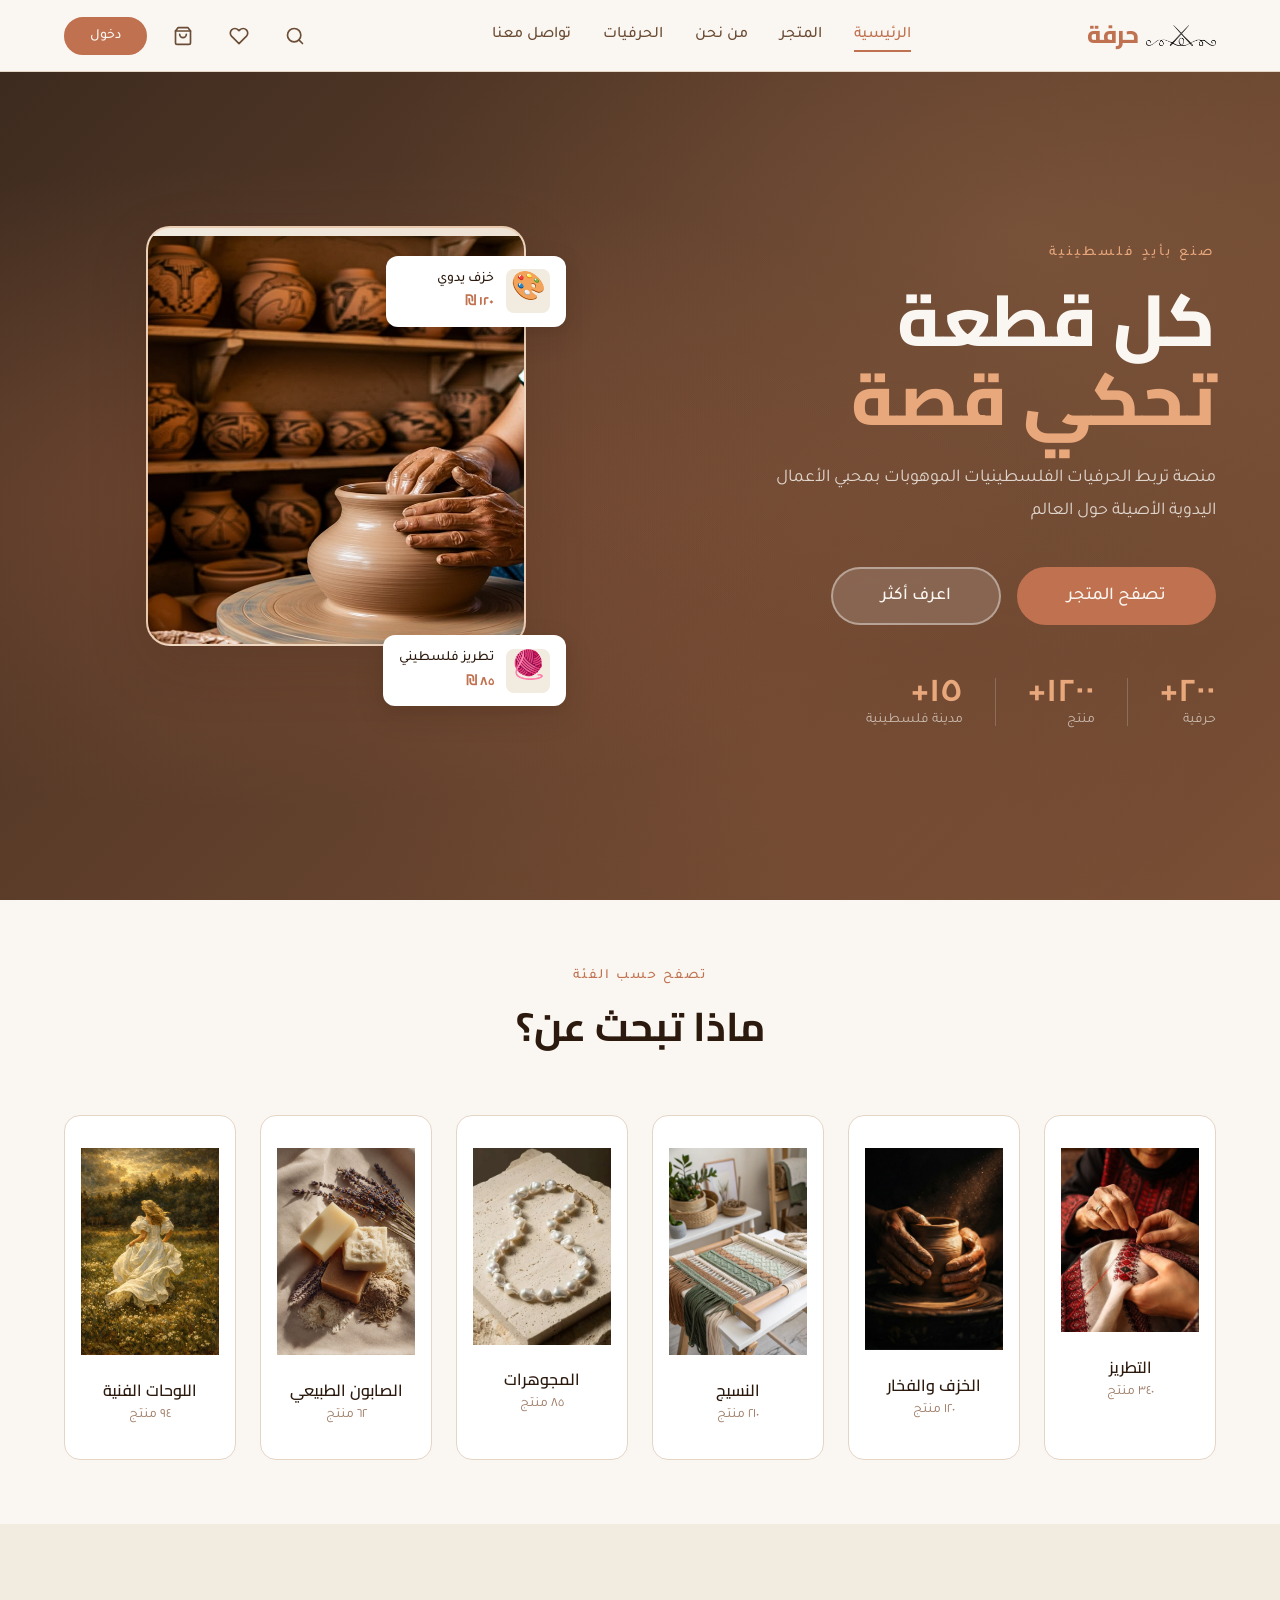
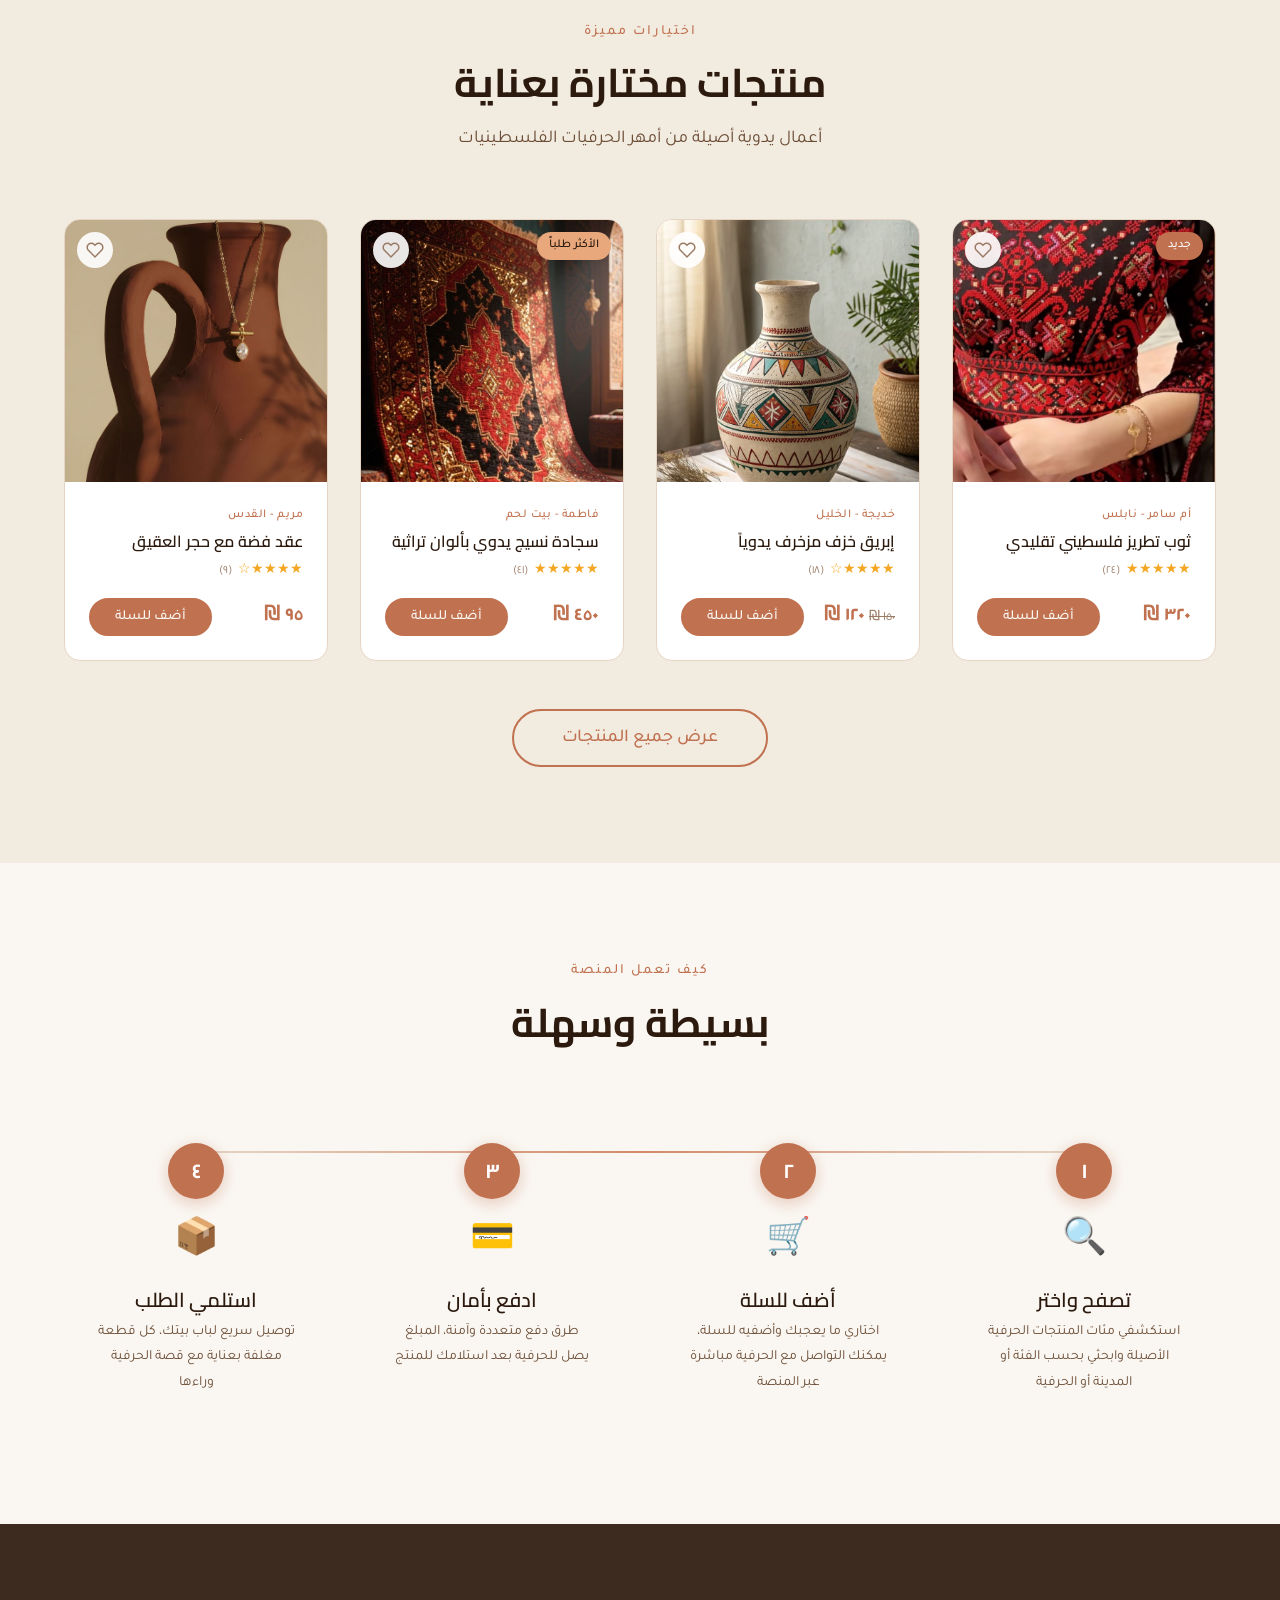
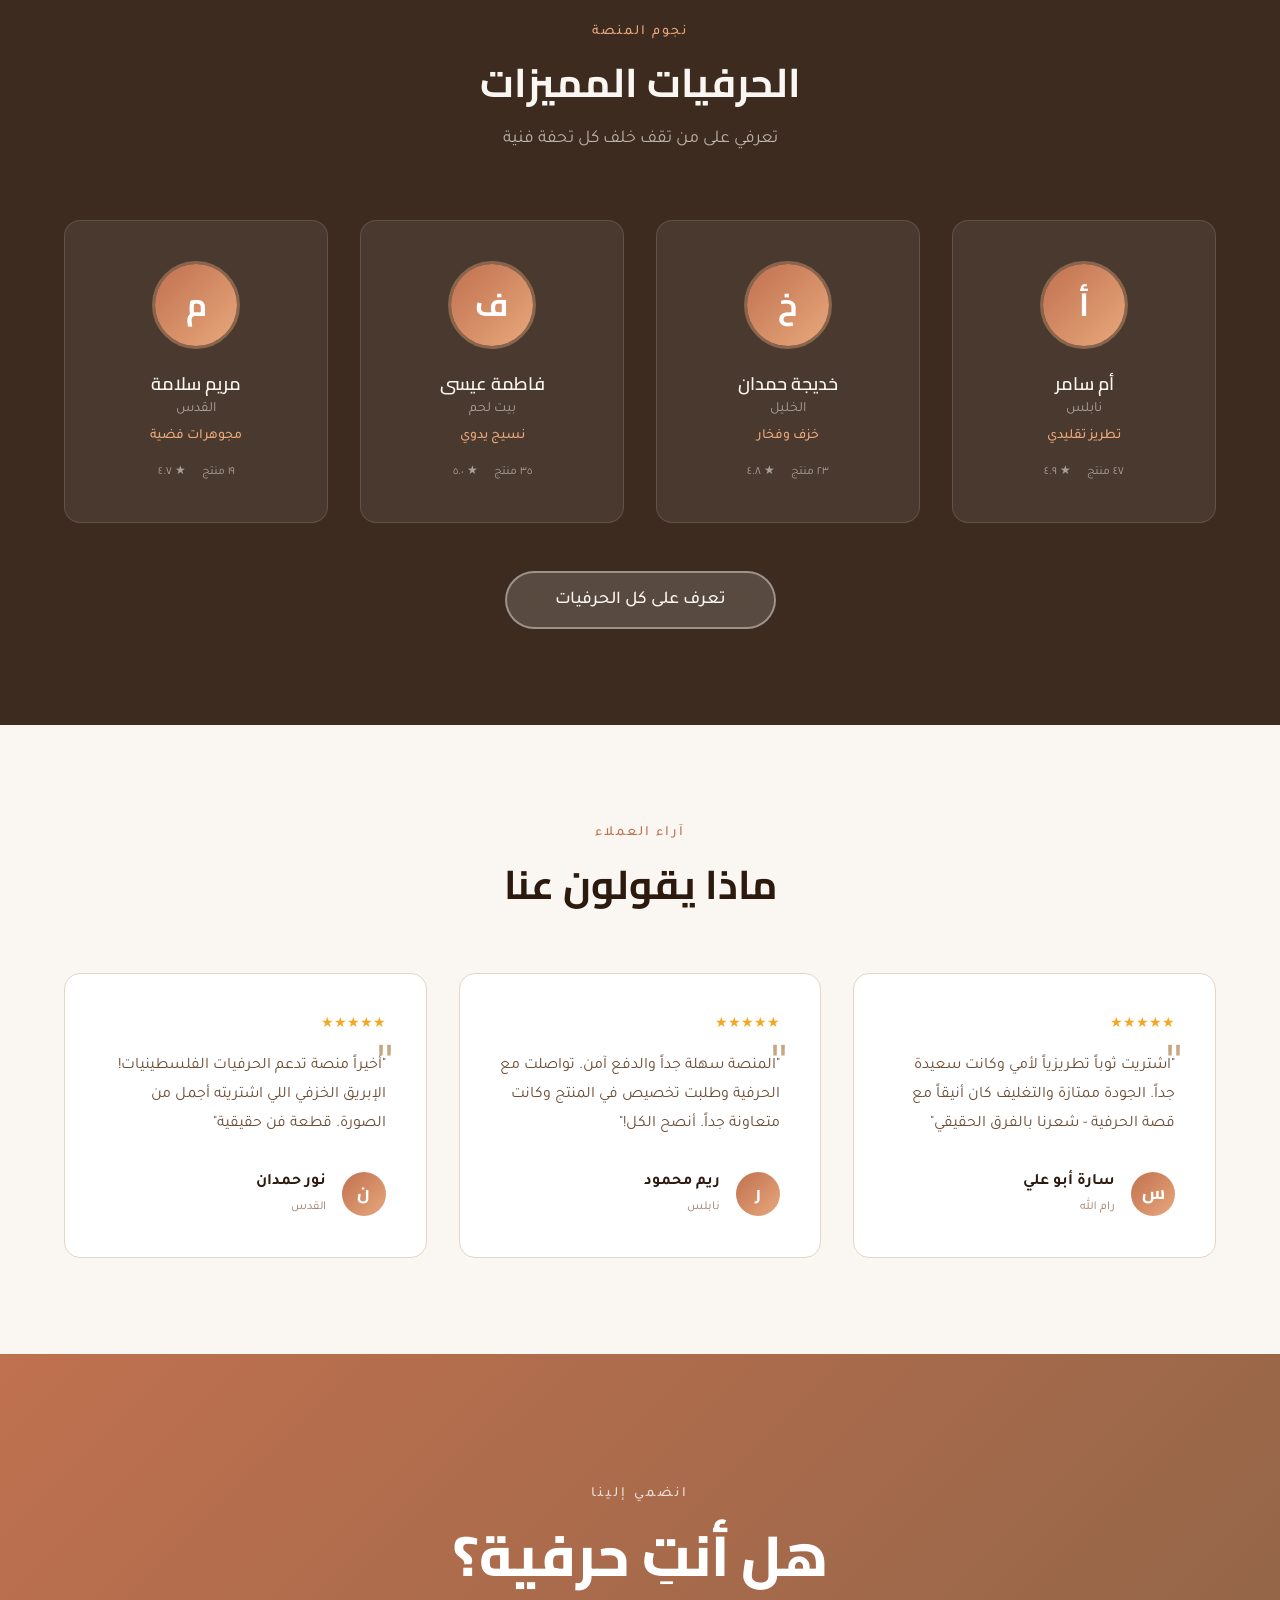
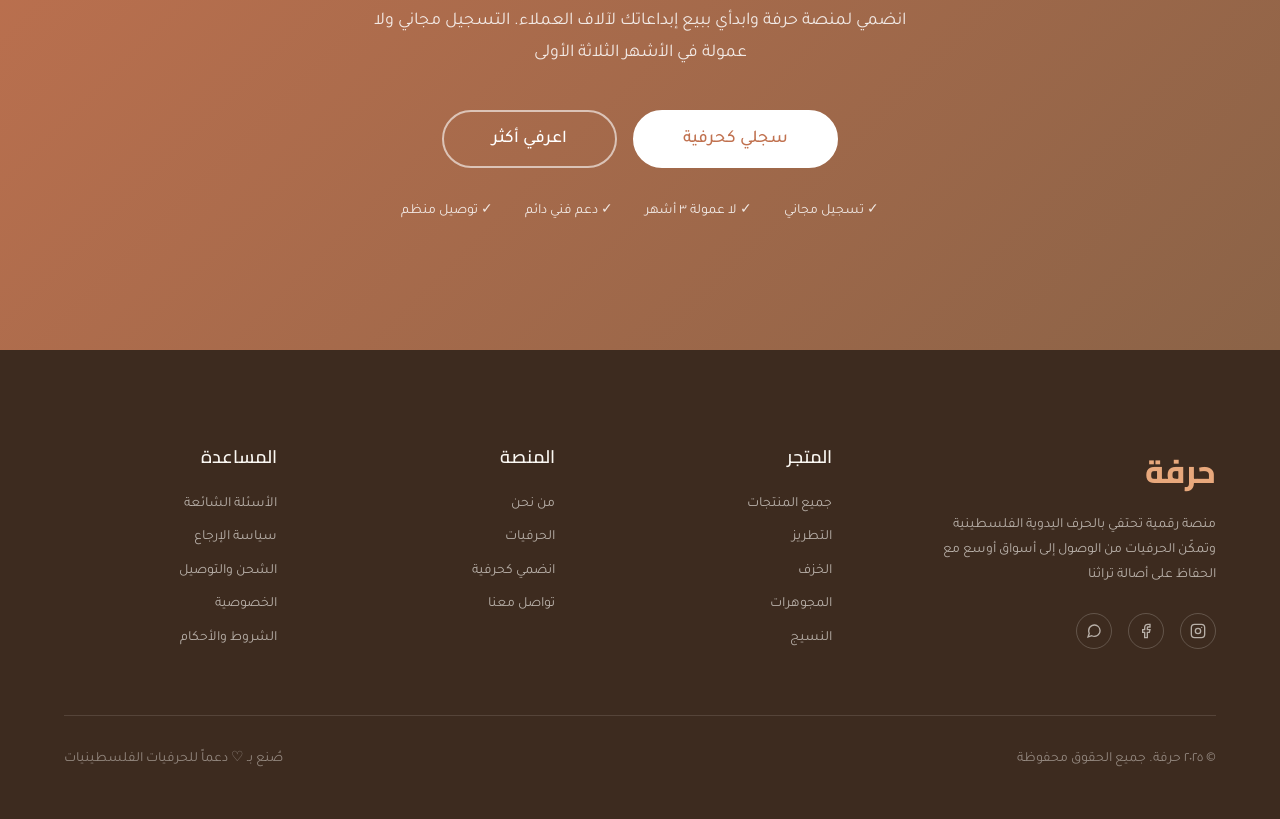
<file: HERFA-PROJ/index.html>
<!DOCTYPE html>
<html lang="ar" dir="rtl">
<head>
  <meta charset="UTF-8" />
  <meta name="viewport" content="width=device-width, initial-scale=1.0" />
  <title>حرفة - منصة الحرفيات الفلسطينيات</title>
  <meta name="description" content="حرفة - منصة تربط الحرفيات الفلسطينيات بالمشترين من حول العالم" />
  <link rel="preconnect" href="https://fonts.googleapis.com" />
  <link rel="preconnect" href="https://fonts.gstatic.com" crossorigin />
  <link href="https://fonts.googleapis.com/css2?family=Tajawal:wght@300;400;500;700;800&family=Cairo:wght@300;400;600;700;800&display=swap" rel="stylesheet" />
  <link rel="stylesheet" href="css/style.css" />
  <link rel="stylesheet" href="css/home.css" />
</head>
<body>

  <!-- ===== NAVBAR ===== -->
  <header class="navbar">
    <div class="navbar__inner">
      <a href="index.html" class="navbar__logo">
      <img src="images/Untitled-1.png" alt="">
        <span>حرفة</span>
      </a>

      <nav class="navbar__nav" role="navigation" aria-label="القائمة الرئيسية">
        <a href="index.html"       class="navbar__link active">الرئيسية</a>
        <a href="pages/shop.html"  class="navbar__link">المتجر</a>
        <a href="pages/about.html" class="navbar__link">من نحن</a>
        <a href="pages/artisans.html" class="navbar__link">الحرفيات</a>
        <a href="pages/contact.html" class="navbar__link">تواصل معنا</a>
      </nav>

      <div class="navbar__actions">
        <!-- Search -->
        <button class="navbar__icon-btn" data-search-toggle aria-label="بحث">
          <svg width="20" height="20" viewBox="0 0 24 24" fill="none" stroke="currentColor" stroke-width="2" stroke-linecap="round" stroke-linejoin="round">
            <circle cx="11" cy="11" r="8"/><line x1="21" y1="21" x2="16.65" y2="16.65"/>
          </svg>
        </button>

        <!-- Wishlist -->
        <a href="pages/wishlist.html" class="navbar__icon-btn" aria-label="المفضلة">
          <svg width="20" height="20" viewBox="0 0 24 24" fill="none" stroke="currentColor" stroke-width="2" stroke-linecap="round" stroke-linejoin="round">
            <path d="M20.84 4.61a5.5 5.5 0 0 0-7.78 0L12 5.67l-1.06-1.06a5.5 5.5 0 0 0-7.78 7.78l1.06 1.06L12 21.23l7.78-7.78 1.06-1.06a5.5 5.5 0 0 0 0-7.78z"/>
          </svg>
        </a>

        <!-- Cart -->
        <a href="pages/cart.html" class="navbar__icon-btn" aria-label="السلة" style="position:relative">
          <svg width="20" height="20" viewBox="0 0 24 24" fill="none" stroke="currentColor" stroke-width="2" stroke-linecap="round" stroke-linejoin="round">
            <path d="M6 2L3 6v14a2 2 0 0 0 2 2h14a2 2 0 0 0 2-2V6l-3-4z"/><line x1="3" y1="6" x2="21" y2="6"/><path d="M16 10a4 4 0 0 1-8 0"/>
          </svg>
          <span class="navbar__badge" style="display:none">0</span>
        </a>

        <!-- Login -->
        <a href="pages/login.html" class="btn btn--primary btn--sm">دخول</a>

        <!-- Mobile Toggle -->
        <button class="navbar__icon-btn navbar__mobile-toggle" aria-label="القائمة" aria-expanded="false" style="display:none">
          <svg width="20" height="20" viewBox="0 0 24 24" fill="none" stroke="currentColor" stroke-width="2">
            <line x1="3" y1="12" x2="21" y2="12"/><line x1="3" y1="6" x2="21" y2="6"/><line x1="3" y1="18" x2="21" y2="18"/>
          </svg>
        </button>
      </div>
    </div>
  </header>

  <!-- ===== SEARCH PANEL ===== -->
  <div class="search-panel" data-search-panel>
    <div class="search-panel__inner">
      <input type="search" placeholder="ابحثي عن منتج، حرفية، أو فئة..." class="search-panel__input" data-search-input />
      <button class="search-panel__close" data-search-close aria-label="إغلاق">
        <svg width="24" height="24" viewBox="0 0 24 24" fill="none" stroke="currentColor" stroke-width="2">
          <line x1="18" y1="6" x2="6" y2="18"/><line x1="6" y1="6" x2="18" y2="18"/>
        </svg>
      </button>
    </div>
  </div>

  <main>

    <!-- ===== HERO ===== -->
    <section class="hero">
      <div class="hero__bg"></div>
      <div class="container">
        <div class="hero__content">
          <span class="hero__eyebrow" data-animate>صنع بأيدٍ فلسطينية</span>
          <h1 class="hero__title" data-animate data-delay="100">
            كل قطعة<br/>
            <span class="hero__title-accent">تحكي قصة</span>
          </h1>
          <p class="hero__subtitle" data-animate data-delay="200">
            منصة تربط الحرفيات الفلسطينيات الموهوبات بمحبي الأعمال اليدوية الأصيلة حول العالم
          </p>
          <div class="hero__actions" data-animate data-delay="300">
            <a href="pages/shop.html" class="btn btn--primary btn--lg">تصفح المتجر</a>
            <a href="pages/about.html" class="btn btn--ghost btn--lg">اعرف أكثر</a>
          </div>
          <div class="hero__stats" data-animate data-delay="400">
            <div class="hero__stat">
              <span class="hero__stat-number">٢٠٠+</span>
              <span class="hero__stat-label">حرفية</span>
            </div>
            <div class="hero__stat-divider"></div>
            <div class="hero__stat">
              <span class="hero__stat-number">١٢٠٠+</span>
              <span class="hero__stat-label">منتج</span>
            </div>
            <div class="hero__stat-divider"></div>
            <div class="hero__stat">
              <span class="hero__stat-number">١٥+</span>
              <span class="hero__stat-label">مدينة فلسطينية</span>
            </div>
          </div>
        </div>
        <div class="hero__visual" data-animate data-delay="200">
          <div class="hero__image-frame">
            <div class="hero__image-main">
              <div class="hero__image-placeholder">
                <span>🏺</span>
                <img src="images/jar-prootery.jpeg..jpeg.jpeg" alt="">
              </div>
            </div>
            <div class="hero__image-card hero__image-card--1">
              <div class="hero__mini-card">
                <div class="hero__mini-card-img">🧶</div>
                <div>
                  <p class="hero__mini-card-name">تطريز فلسطيني</p>
                  <p class="hero__mini-card-price">٨٥ ₪</p>
                </div>
              </div>
            </div>
            <div class="hero__image-card hero__image-card--2">
              <div class="hero__mini-card">
                <div class="hero__mini-card-img">🎨</div>
                <div>
                  <p class="hero__mini-card-name">خزف يدوي</p>
                  <p class="hero__mini-card-price">١٢٠ ₪</p>
                </div>
              </div>
            </div>
          </div>
        </div>
      </div>
    </section>

    <!-- ===== CATEGORIES ===== -->
    <section class="section section--sm">
      <div class="container">
        <div class="section__header" data-animate>
          <span class="section__eyebrow">تصفح حسب الفئة</span>
          <h2 class="section__title">ماذا تبحث عن؟</h2>
        </div>
        <div class="categories__grid">
          <a href="pages/shop.html?cat=embroidery" class="category-card" data-animate data-delay="100">
            <img src="images/embroidery.jpg.jpeg" alt="">
            <br>
            <h3 class="category-card__name">التطريز</h3>
            <p class="category-card__count">٣٤٠ منتج</p>
          </a>
          <a href="pages/shop.html?cat=pottery" class="category-card" data-animate data-delay="150">
            <img src="images/pottery-crafting.jpeg.jpeg" alt="">
            <br>
            <h3 class="category-card__name">الخزف والفخار</h3>
            <p class="category-card__count">١٢٠ منتج</p>
          </a>
          <a href="pages/shop.html?cat=weaving" class="category-card" data-animate data-delay="200">
            <img src="images/weaving-loom.jpeg" alt="">
            <br>
            <h3 class="category-card__name">النسيج</h3>
            <p class="category-card__count">٢١٠ منتج</p>
          </a>
          <a href="pages/shop.html?cat=jewelry" class="category-card" data-animate data-delay="250">
            <img src="images/beaded-necklace.jpg.jpg " alt=""  >
            <br>
            <h3 class="category-card__name">المجوهرات</h3>
            <p class="category-card__count">٨٥ منتج</p>
          </a>
          <a href="pages/shop.html?cat=soap" class="category-card" data-animate data-delay="300">
            <img src="images/handmade-soap.jpeg.jpeg" alt="">
            <br>
            <h3 class="category-card__name">الصابون الطبيعي</h3>
            <p class="category-card__count">٦٢ منتج</p>
          </a>
          <a href="pages/shop.html?cat=paintings" class="category-card" data-animate data-delay="350">
            <img src="images/dressjpg.jpg" alt="">
            <br>
            <h3 class="category-card__name">اللوحات الفنية</h3>
            <p class="category-card__count">٩٤ منتج</p>
          </a>
        </div>
      </div>
    </section>

    <!-- ===== FEATURED PRODUCTS ===== -->
    <section class="section" style="background: var(--color-bg-alt);">
      <div class="container">
        <div class="section__header" data-animate>
          <span class="section__eyebrow">اختيارات مميزة</span>
          <h2 class="section__title">منتجات مختارة بعناية</h2>
          <p class="section__subtitle">أعمال يدوية أصيلة من أمهر الحرفيات الفلسطينيات</p>
        </div>

        <div class="products-grid">
          <!-- Product Card 1 -->
          <article class="product-card" data-animate data-delay="100">
            <div class="product-card__image-wrap">
              <img src="images/embroidered-abaya.jpg.jpg">
              <button class="product-card__wishlist" aria-label="إضافة للمفضلة" onclick="wishlist.toggle('p1'); this.classList.toggle('active')">
                <svg width="18" height="18" viewBox="0 0 24 24" fill="none" stroke="currentColor" stroke-width="2"><path d="M20.84 4.61a5.5 5.5 0 0 0-7.78 0L12 5.67l-1.06-1.06a5.5 5.5 0 0 0-7.78 7.78l1.06 1.06L12 21.23l7.78-7.78 1.06-1.06a5.5 5.5 0 0 0 0-7.78z"/></svg>
              </button>
              <span class="badge badge--primary product-card__badge">جديد</span>
            </div>
            <div class="product-card__body">
              <p class="product-card__artisan">أم سامر - نابلس</p>
              <h3 class="product-card__name">ثوب تطريز فلسطيني تقليدي</h3>
              <div class="product-card__rating">
                <div class="stars">★★★★★</div>
                <span class="product-card__reviews">(٢٤)</span>
              </div>
              <div class="product-card__footer">
                <span class="product-card__price">٣٢٠ ₪</span>
                <button class="btn btn--primary btn--sm" onclick="cart.add({id:'p1', name:'ثوب تطريز فلسطيني', price:320})">
                  أضف للسلة
                </button>
              </div>
            </div>
          </article>

          <!-- Product Card 2 -->
          <article class="product-card" data-animate data-delay="200">
            <div class="product-card__image-wrap">
              <img src="images/window-vase.jpeg.jpeg" alt="">
              <button class="product-card__wishlist" aria-label="إضافة للمفضلة" onclick="wishlist.toggle('p2'); this.classList.toggle('active')">
                <svg width="18" height="18" viewBox="0 0 24 24" fill="none" stroke="currentColor" stroke-width="2"><path d="M20.84 4.61a5.5 5.5 0 0 0-7.78 0L12 5.67l-1.06-1.06a5.5 5.5 0 0 0-7.78 7.78l1.06 1.06L12 21.23l7.78-7.78 1.06-1.06a5.5 5.5 0 0 0 0-7.78z"/></svg>
              </button>
            </div>
            <div class="product-card__body">
              <p class="product-card__artisan">خديجة - الخليل</p>
              <h3 class="product-card__name">إبريق خزف مزخرف يدوياً</h3>
              <div class="product-card__rating">
                <div class="stars">★★★★☆</div>
                <span class="product-card__reviews">(١٨)</span>
              </div>
              <div class="product-card__footer">
                <div>
                  <span class="product-card__price-old">١٥٠ ₪</span>
                  <span class="product-card__price">١٢٠ ₪</span>
                </div>
                <button class="btn btn--primary btn--sm" onclick="cart.add({id:'p2', name:'إبريق خزف', price:120})">
                  أضف للسلة
                </button>
              </div>
            </div>
          </article>

          <!-- Product Card 3 -->
          <article class="product-card" data-animate data-delay="300">
            <div class="product-card__image-wrap">
              <img src="images/carpet.jpg.jpg" alt="">
              <button class="product-card__wishlist" aria-label="إضافة للمفضلة" onclick="wishlist.toggle('p3'); this.classList.toggle('active')">
                <svg width="18" height="18" viewBox="0 0 24 24" fill="none" stroke="currentColor" stroke-width="2"><path d="M20.84 4.61a5.5 5.5 0 0 0-7.78 0L12 5.67l-1.06-1.06a5.5 5.5 0 0 0-7.78 7.78l1.06 1.06L12 21.23l7.78-7.78 1.06-1.06a5.5 5.5 0 0 0 0-7.78z"/></svg>
              </button>
              <span class="badge badge--accent product-card__badge">الأكثر طلباً</span>
            </div>
            <div class="product-card__body">
              <p class="product-card__artisan">فاطمة - بيت لحم</p>
              <h3 class="product-card__name">سجادة نسيج يدوي بألوان تراثية</h3>
              <div class="product-card__rating">
                <div class="stars">★★★★★</div>
                <span class="product-card__reviews">(٤١)</span>
              </div>
              <div class="product-card__footer">
                <span class="product-card__price">٤٥٠ ₪</span>
                <button class="btn btn--primary btn--sm" onclick="cart.add({id:'p3', name:'سجادة نسيج', price:450})">
                  أضف للسلة
                </button>
              </div>
            </div>
          </article>

          <!-- Product Card 4 -->
          <article class="product-card" data-animate data-delay="400">
            <div class="product-card__image-wrap">
              <img src="images/traditional-pat.jpg.jpg">
              <button class="product-card__wishlist" aria-label="إضافة للمفضلة" onclick="wishlist.toggle('p4'); this.classList.toggle('active')">
                <svg width="18" height="18" viewBox="0 0 24 24" fill="none" stroke="currentColor" stroke-width="2"><path d="M20.84 4.61a5.5 5.5 0 0 0-7.78 0L12 5.67l-1.06-1.06a5.5 5.5 0 0 0-7.78 7.78l1.06 1.06L12 21.23l7.78-7.78 1.06-1.06a5.5 5.5 0 0 0 0-7.78z"/></svg>
              </button>
            </div>
            <div class="product-card__body">
              <p class="product-card__artisan">مريم - القدس</p>
              <h3 class="product-card__name">عقد فضة مع حجر العقيق</h3>
              <div class="product-card__rating">
                <div class="stars">★★★★☆</div>
                <span class="product-card__reviews">(٩)</span>
              </div>
              <div class="product-card__footer">
                <span class="product-card__price">٩٥ ₪</span>
                <button class="btn btn--primary btn--sm" onclick="cart.add({id:'p4', name:'عقد فضة', price:95})">
                  أضف للسلة
                </button>
              </div>
            </div>
          </article>
        </div>

        <div class="section__cta" data-animate>
          <a href="pages/shop.html" class="btn btn--secondary btn--lg">عرض جميع المنتجات</a>
        </div>
      </div>
    </section>

    <!-- ===== HOW IT WORKS ===== -->
    <section class="section">
      <div class="container">
        <div class="section__header" data-animate>
          <span class="section__eyebrow">كيف تعمل المنصة</span>
          <h2 class="section__title">بسيطة وسهلة</h2>
        </div>
        <div class="how-it-works__grid">
          <div class="how-step" data-animate data-delay="100">
            <div class="how-step__number">١</div>
            <div class="how-step__icon">🔍</div>
            <h3 class="how-step__title">تصفح واختر</h3>
            <p class="how-step__desc">استكشفي مئات المنتجات الحرفية الأصيلة وابحثي بحسب الفئة أو المدينة أو الحرفية</p>
          </div>
          <div class="how-step" data-animate data-delay="200">
            <div class="how-step__number">٢</div>
            <div class="how-step__icon">🛒</div>
            <h3 class="how-step__title">أضف للسلة</h3>
            <p class="how-step__desc">اختاري ما يعجبك وأضفيه للسلة، يمكنك التواصل مع الحرفية مباشرة عبر المنصة</p>
          </div>
          <div class="how-step" data-animate data-delay="300">
            <div class="how-step__number">٣</div>
            <div class="how-step__icon">💳</div>
            <h3 class="how-step__title">ادفع بأمان</h3>
            <p class="how-step__desc">طرق دفع متعددة وآمنة، المبلغ يصل للحرفية بعد استلامك للمنتج</p>
          </div>
          <div class="how-step" data-animate data-delay="400">
            <div class="how-step__number">٤</div>
            <div class="how-step__icon">📦</div>
            <h3 class="how-step__title">استلمي الطلب</h3>
            <p class="how-step__desc">توصيل سريع لباب بيتك، كل قطعة مغلفة بعناية مع قصة الحرفية وراءها</p>
          </div>
        </div>
      </div>
    </section>

    <!-- ===== ARTISANS SPOTLIGHT ===== -->
    <section class="section" style="background: var(--color-bg-dark);">
      <div class="container">
        <div class="section__header" data-animate>
          <span class="section__eyebrow" style="color: var(--color-accent);">نجوم المنصة</span>
          <h2 class="section__title" style="color: var(--color-text-inverse);">الحرفيات المميزات</h2>
          <p class="section__subtitle" style="color: rgba(250,247,242,0.65);">تعرفي على من تقف خلف كل تحفة فنية</p>
        </div>
        <div class="artisans-grid">
          <a href="pages/artisan-profile.html?id=1" class="artisan-card" data-animate data-delay="100">
            <div class="artisan-card__avatar">
              <div class="artisan-card__avatar-placeholder">أ</div>
            </div>
            <h3 class="artisan-card__name">أم سامر</h3>
            <p class="artisan-card__city">نابلس</p>
            <p class="artisan-card__specialty">تطريز تقليدي</p>
            <div class="artisan-card__stats">
              <span>٤٧ منتج</span>
              <span>★ ٤.٩</span>
            </div>
          </a>
          <a href="pages/artisan-profile.html?id=2" class="artisan-card" data-animate data-delay="200">
            <div class="artisan-card__avatar">
              <div class="artisan-card__avatar-placeholder">خ</div>
            </div>
            <h3 class="artisan-card__name">خديجة حمدان</h3>
            <p class="artisan-card__city">الخليل</p>
            <p class="artisan-card__specialty">خزف وفخار</p>
            <div class="artisan-card__stats">
              <span>٢٣ منتج</span>
              <span>★ ٤.٨</span>
            </div>
          </a>
          <a href="pages/artisan-profile.html?id=3" class="artisan-card" data-animate data-delay="300">
            <div class="artisan-card__avatar">
              <div class="artisan-card__avatar-placeholder">ف</div>
            </div>
            <h3 class="artisan-card__name">فاطمة عيسى</h3>
            <p class="artisan-card__city">بيت لحم</p>
            <p class="artisan-card__specialty">نسيج يدوي</p>
            <div class="artisan-card__stats">
              <span>٣٥ منتج</span>
              <span>★ ٥.٠</span>
            </div>
          </a>
          <a href="pages/artisan-profile.html?id=4" class="artisan-card" data-animate data-delay="400">
            <div class="artisan-card__avatar">
              <div class="artisan-card__avatar-placeholder">م</div>
            </div>
            <h3 class="artisan-card__name">مريم سلامة</h3>
            <p class="artisan-card__city">القدس</p>
            <p class="artisan-card__specialty">مجوهرات فضية</p>
            <div class="artisan-card__stats">
              <span>١٩ منتج</span>
              <span>★ ٤.٧</span>
            </div>
          </a>
        </div>
        <div class="section__cta" data-animate>
          <a href="pages/artisans.html" class="btn btn--ghost btn--lg">تعرف على كل الحرفيات</a>
        </div>
      </div>
    </section>

    <!-- ===== TESTIMONIALS ===== -->
    <section class="section">
      <div class="container">
        <div class="section__header" data-animate>
          <span class="section__eyebrow">آراء العملاء</span>
          <h2 class="section__title">ماذا يقولون عنا</h2>
        </div>
        <div class="testimonials-grid">
          <div class="testimonial-card" data-animate data-delay="100">
            <div class="stars testimonial-card__stars">★★★★★</div>
            <p class="testimonial-card__text">"اشتريت ثوباً تطريزياً لأمي وكانت سعيدة جداً. الجودة ممتازة والتغليف كان أنيقاً مع قصة الحرفية - شعرنا بالفرق الحقيقي"</p>
            <div class="testimonial-card__author">
              <div class="testimonial-card__avatar">س</div>
              <div>
                <p class="testimonial-card__name">سارة أبو علي</p>
                <p class="testimonial-card__location">رام الله</p>
              </div>
            </div>
          </div>
          <div class="testimonial-card" data-animate data-delay="200">
            <div class="stars testimonial-card__stars">★★★★★</div>
            <p class="testimonial-card__text">"المنصة سهلة جداً والدفع آمن. تواصلت مع الحرفية وطلبت تخصيص في المنتج وكانت متعاونة جداً. أنصح الكل!"</p>
            <div class="testimonial-card__author">
              <div class="testimonial-card__avatar">ر</div>
              <div>
                <p class="testimonial-card__name">ريم محمود</p>
                <p class="testimonial-card__location">نابلس</p>
              </div>
            </div>
          </div>
          <div class="testimonial-card" data-animate data-delay="300">
            <div class="stars testimonial-card__stars">★★★★★</div>
            <p class="testimonial-card__text">"أخيراً منصة تدعم الحرفيات الفلسطينيات! الإبريق الخزفي اللي اشتريته أجمل من الصورة. قطعة فن حقيقية"</p>
            <div class="testimonial-card__author">
              <div class="testimonial-card__avatar">ن</div>
              <div>
                <p class="testimonial-card__name">نور حمدان</p>
                <p class="testimonial-card__location">القدس</p>
              </div>
            </div>
          </div>
        </div>
      </div>
    </section>

    <!-- ===== JOIN CTA ===== -->
    <section class="join-cta" data-animate>
      <div class="container">
        <div class="join-cta__content">
          <span class="join-cta__eyebrow">انضمي إلينا</span>
          <h2 class="join-cta__title">هل أنتِ حرفية؟</h2>
          <p class="join-cta__subtitle">انضمي لمنصة حرفة وابدأي ببيع إبداعاتك لآلاف العملاء. التسجيل مجاني ولا عمولة في الأشهر الثلاثة الأولى</p>
          <div class="join-cta__actions">
            <a href="pages/register-artisan.html" class="btn btn--primary btn--lg">سجلي كحرفية</a>
            <a href="pages/about.html" class="btn btn--secondary btn--lg">اعرفي أكثر</a>
          </div>
          <div class="join-cta__perks">
            <span>✓ تسجيل مجاني</span>
            <span>✓ لا عمولة ٣ أشهر</span>
            <span>✓ دعم فني دائم</span>
            <span>✓ توصيل منظم</span>
          </div>
        </div>
      </div>
    </section>

  </main>

  <!-- ===== FOOTER ===== -->
  <footer class="footer">
    <div class="container">
      <div class="footer__grid">
        <div>
          <p class="footer__logo">حرفة</p>
          <p class="footer__desc">منصة رقمية تحتفي بالحرف اليدوية الفلسطينية وتمكّن الحرفيات من الوصول إلى أسواق أوسع مع الحفاظ على أصالة تراثنا</p>
          <div class="footer__social" style="margin-top: 24px;">
            <a href="#" class="footer__social-link" aria-label="إنستغرام">
              <svg width="16" height="16" viewBox="0 0 24 24" fill="none" stroke="currentColor" stroke-width="2"><rect x="2" y="2" width="20" height="20" rx="5" ry="5"/><circle cx="12" cy="12" r="4"/><circle cx="17.5" cy="6.5" r="1" fill="currentColor" stroke="none"/></svg>
            </a>
            <a href="#" class="footer__social-link" aria-label="فيسبوك">
              <svg width="16" height="16" viewBox="0 0 24 24" fill="none" stroke="currentColor" stroke-width="2"><path d="M18 2h-3a5 5 0 0 0-5 5v3H7v4h3v8h4v-8h3l1-4h-4V7a1 1 0 0 1 1-1h3z"/></svg>
            </a>
            <a href="#" class="footer__social-link" aria-label="واتساب">
              <svg width="16" height="16" viewBox="0 0 24 24" fill="none" stroke="currentColor" stroke-width="2"><path d="M21 11.5a8.38 8.38 0 0 1-.9 3.8 8.5 8.5 0 0 1-7.6 4.7 8.38 8.38 0 0 1-3.8-.9L3 21l1.9-5.7a8.38 8.38 0 0 1-.9-3.8 8.5 8.5 0 0 1 4.7-7.6 8.38 8.38 0 0 1 3.8-.9h.5a8.48 8.48 0 0 1 8 8v.5z"/></svg>
            </a>
          </div>
        </div>

        <div>
          <h4 class="footer__heading">المتجر</h4>
          <ul class="footer__links">
            <li><a href="pages/shop.html" class="footer__link">جميع المنتجات</a></li>
            <li><a href="pages/shop.html?cat=embroidery" class="footer__link">التطريز</a></li>
            <li><a href="pages/shop.html?cat=pottery" class="footer__link">الخزف</a></li>
            <li><a href="pages/shop.html?cat=jewelry" class="footer__link">المجوهرات</a></li>
            <li><a href="pages/shop.html?cat=weaving" class="footer__link">النسيج</a></li>
          </ul>
        </div>

        <div>
          <h4 class="footer__heading">المنصة</h4>
          <ul class="footer__links">
            <li><a href="pages/about.html" class="footer__link">من نحن</a></li>
            <li><a href="pages/artisans.html" class="footer__link">الحرفيات</a></li>
            <li><a href="pages/register-artisan.html" class="footer__link">انضمي كحرفية</a></li>
            <li><a href="pages/contact.html" class="footer__link">تواصل معنا</a></li>
          </ul>
        </div>

        <div>
          <h4 class="footer__heading">المساعدة</h4>
          <ul class="footer__links">
            <li><a href="#" class="footer__link">الأسئلة الشائعة</a></li>
            <li><a href="#" class="footer__link">سياسة الإرجاع</a></li>
            <li><a href="#" class="footer__link">الشحن والتوصيل</a></li>
            <li><a href="#" class="footer__link">الخصوصية</a></li>
            <li><a href="#" class="footer__link">الشروط والأحكام</a></li>
          </ul>
        </div>
      </div>

      <hr class="footer__divider" />

      <div class="footer__bottom">
        <p>© ٢٠٢٥ حرفة. جميع الحقوق محفوظة</p>
        <p>صُنع بـ ♡ دعماً للحرفيات الفلسطينيات</p>
      </div>
    </div>
  </footer>

  <script src="js/app.js"></script>
  <script>
    // Mobile toggle show/hide
    const toggle = document.querySelector('.navbar__mobile-toggle');
    if (window.innerWidth <= 768) toggle.style.display = 'flex';
    window.addEventListener('resize', () => {
      toggle.style.display = window.innerWidth <= 768 ? 'flex' : 'none';
    });
  </script>
</body>
</html>
</file>
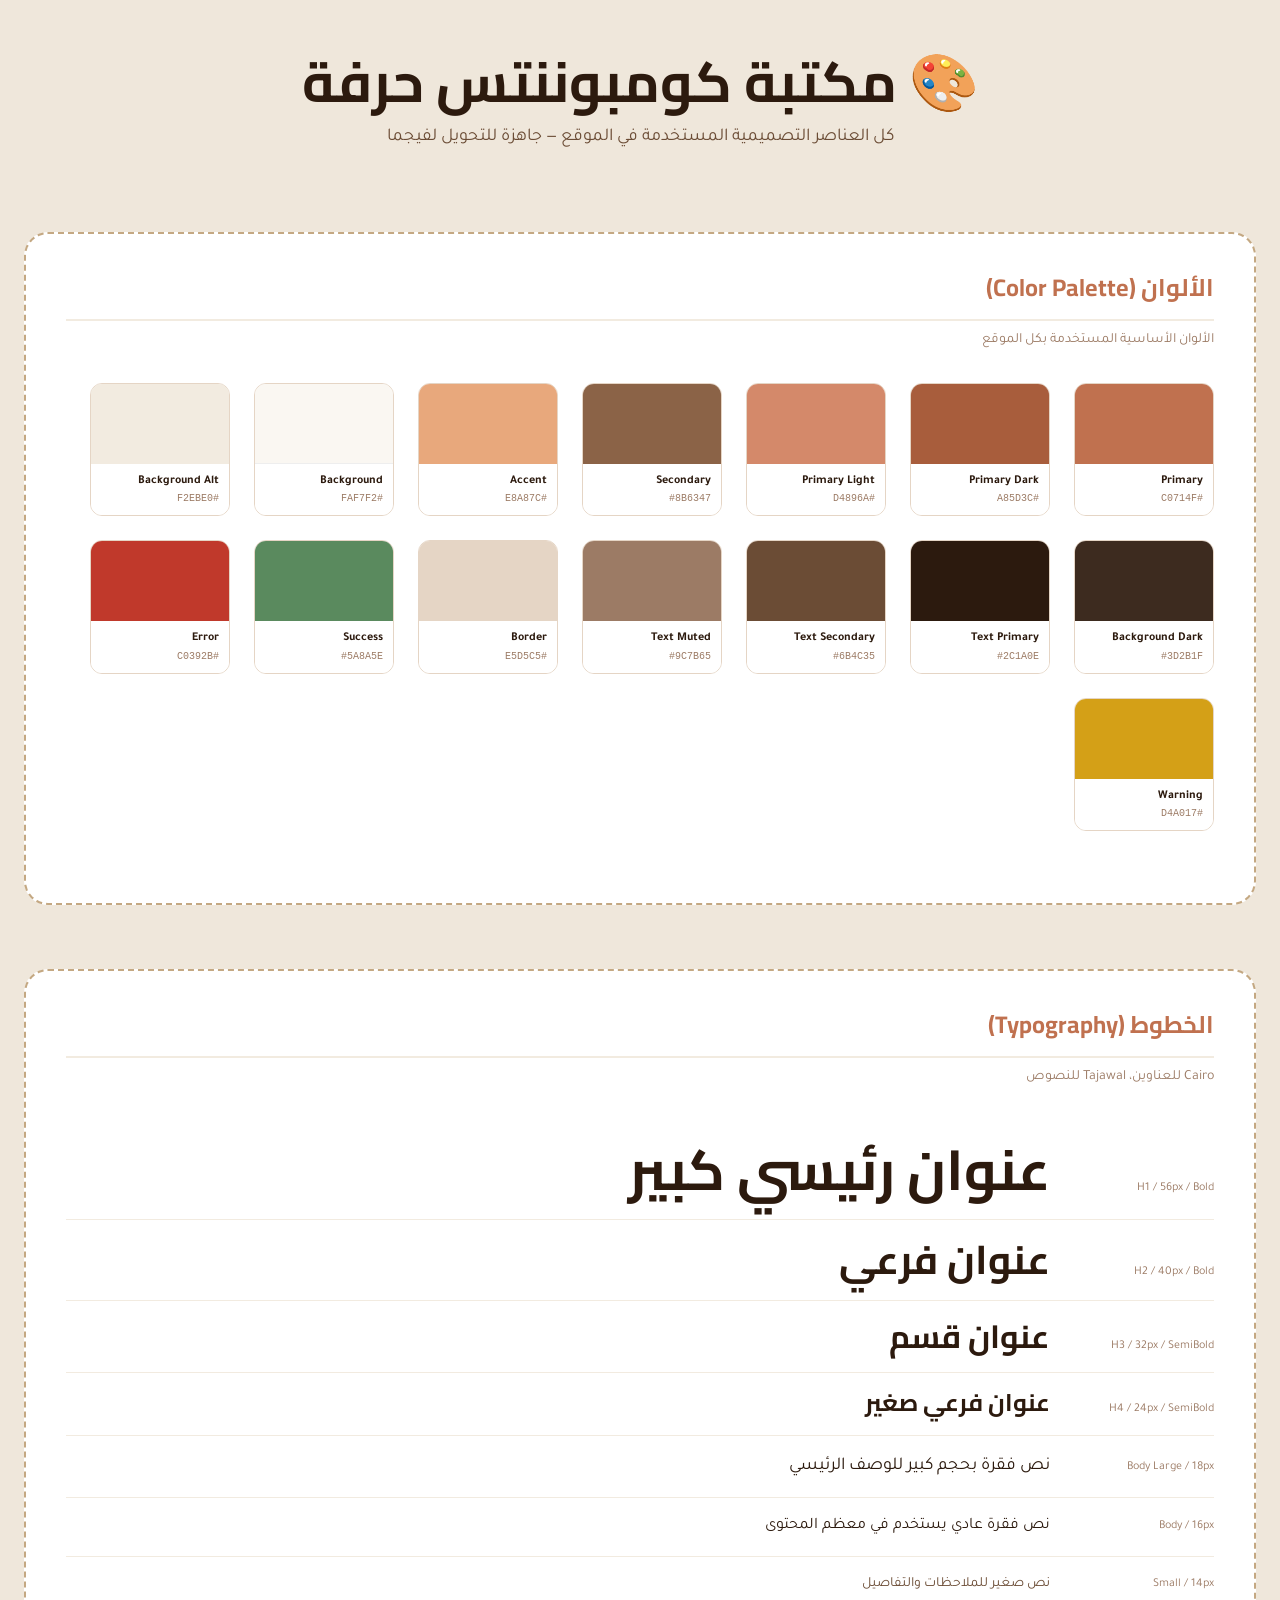
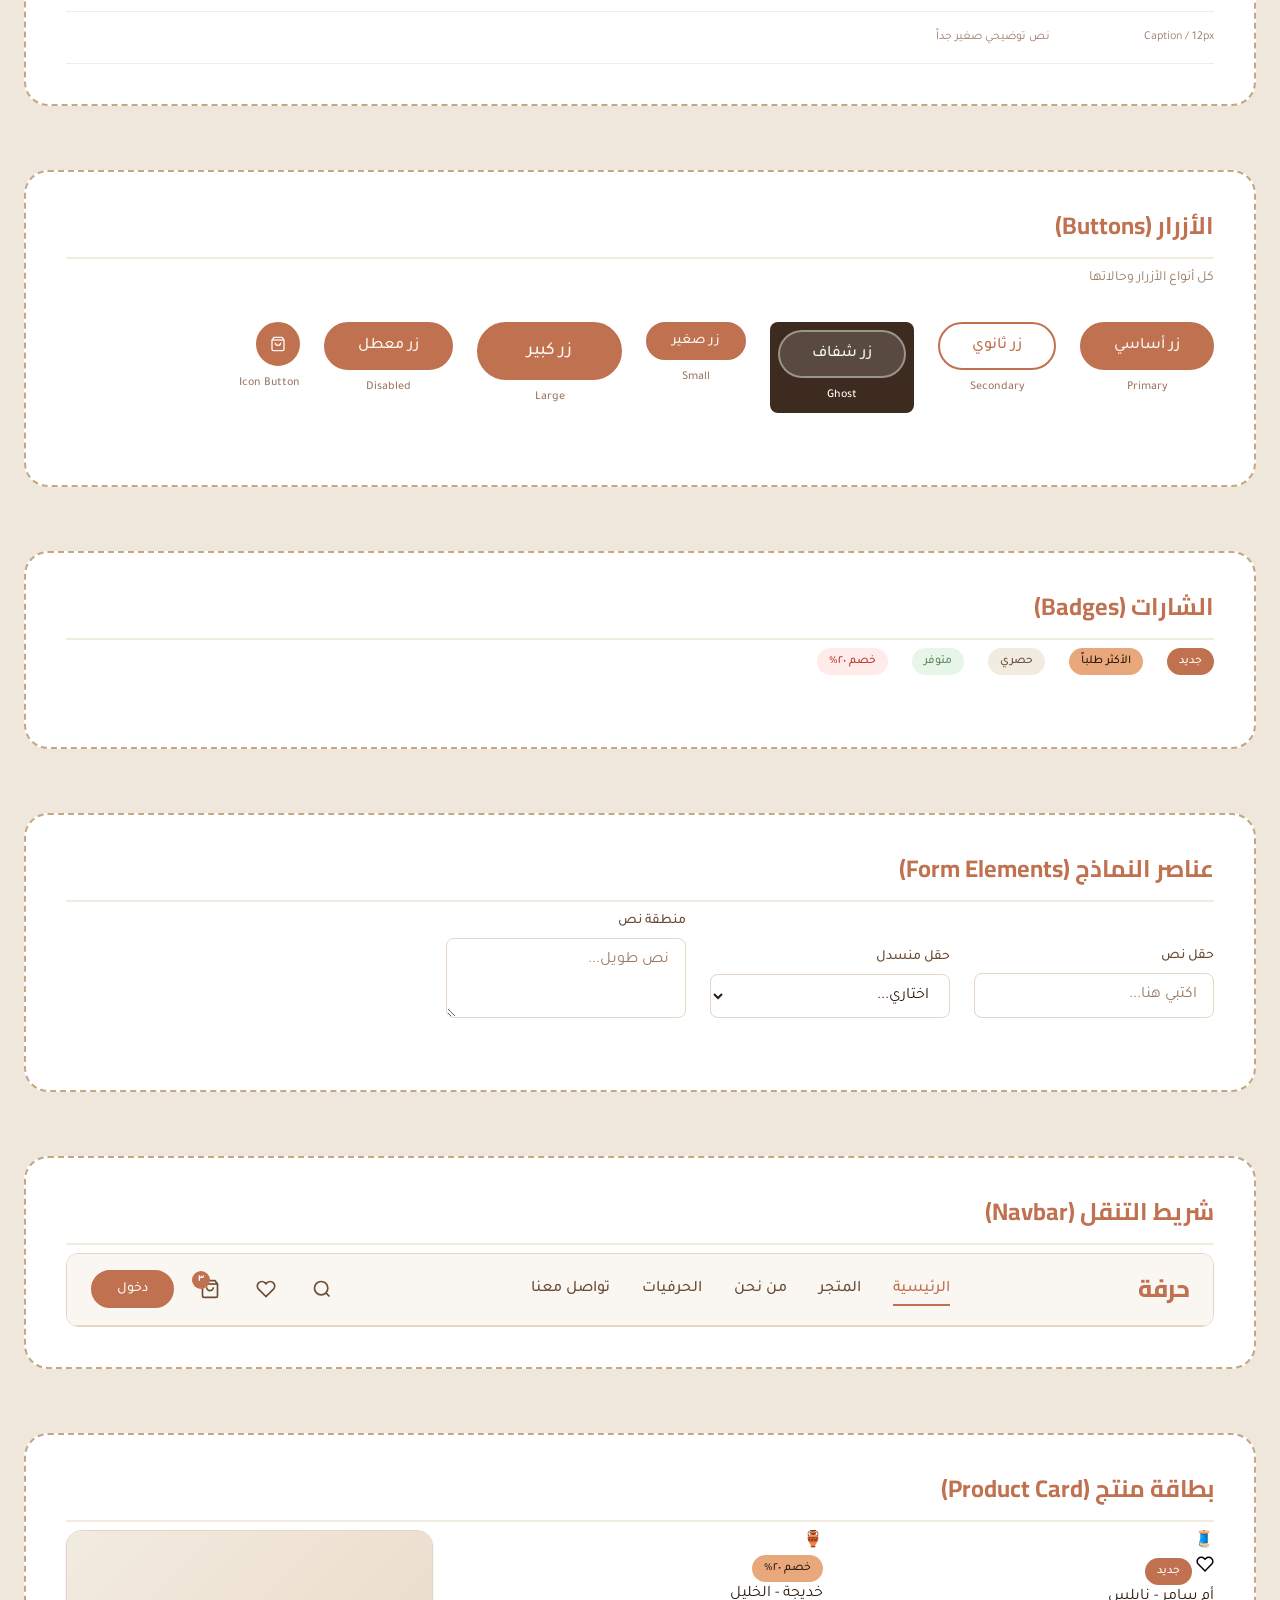
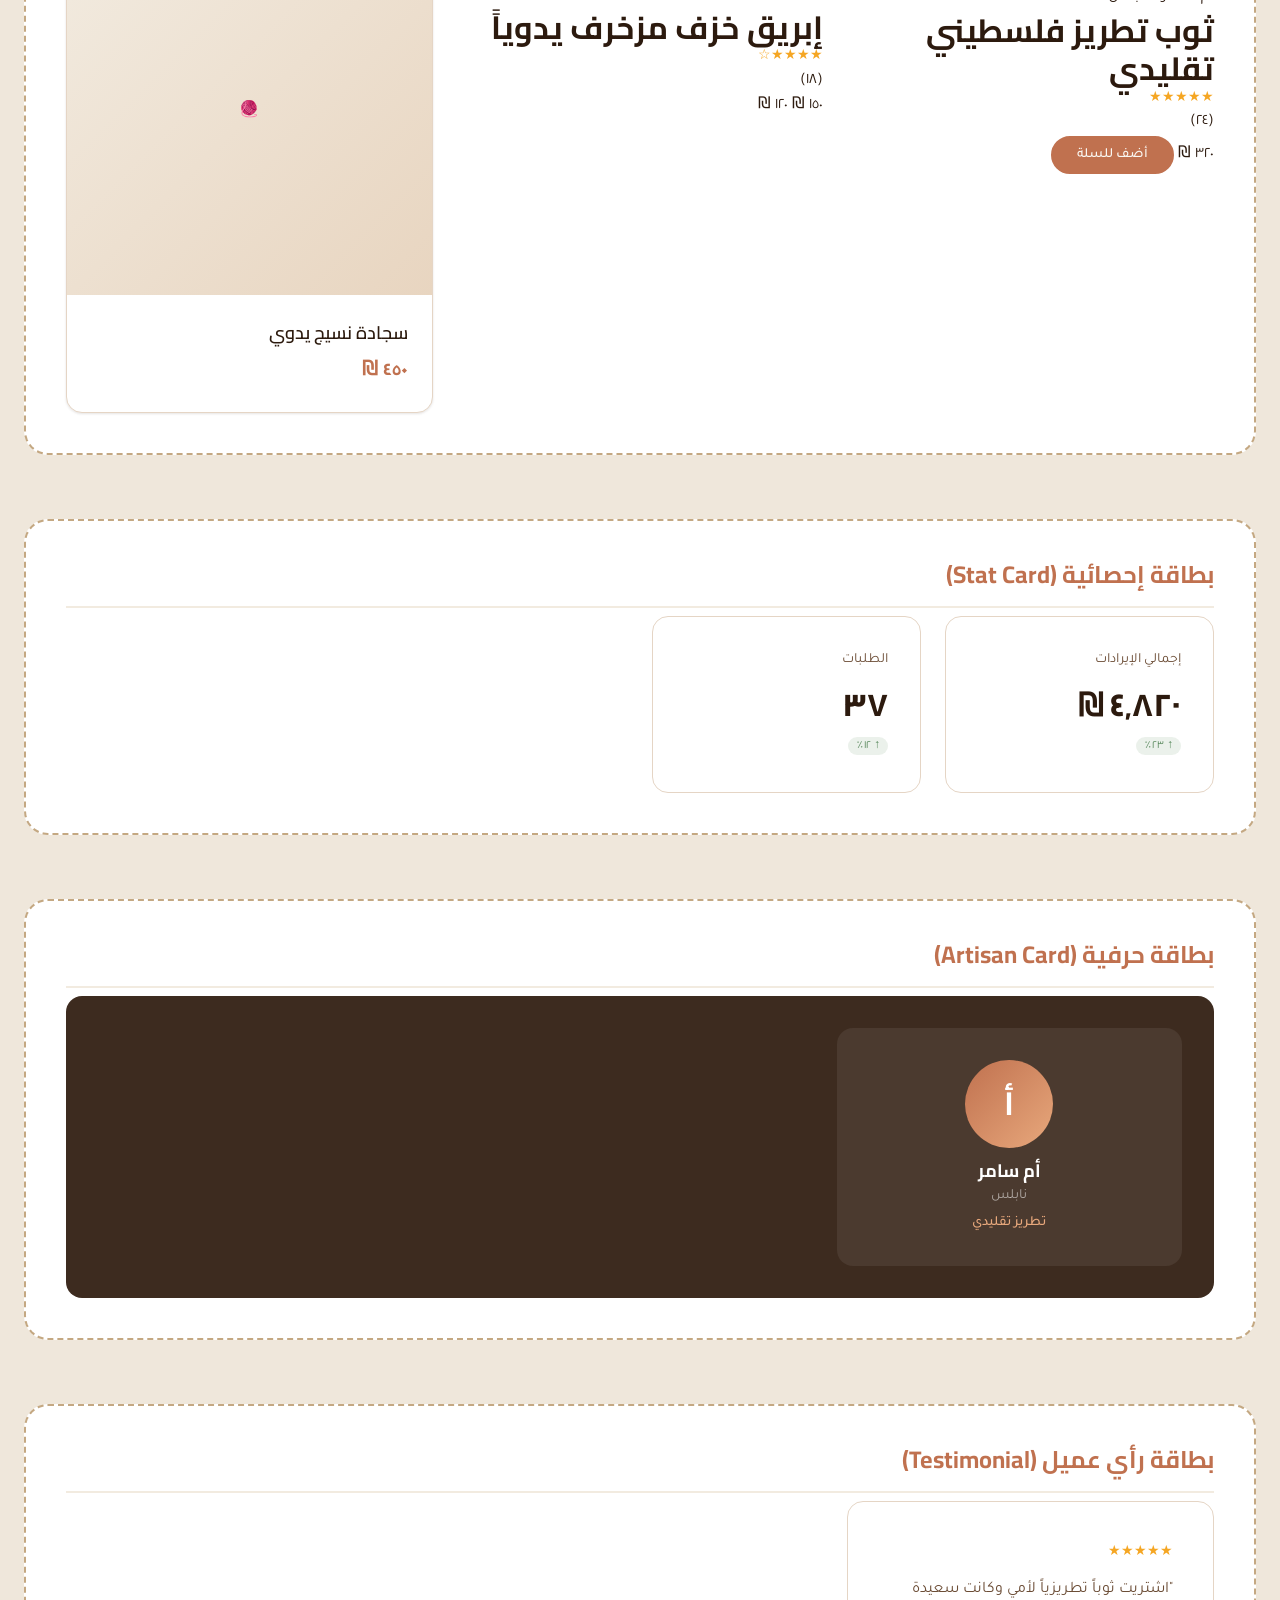
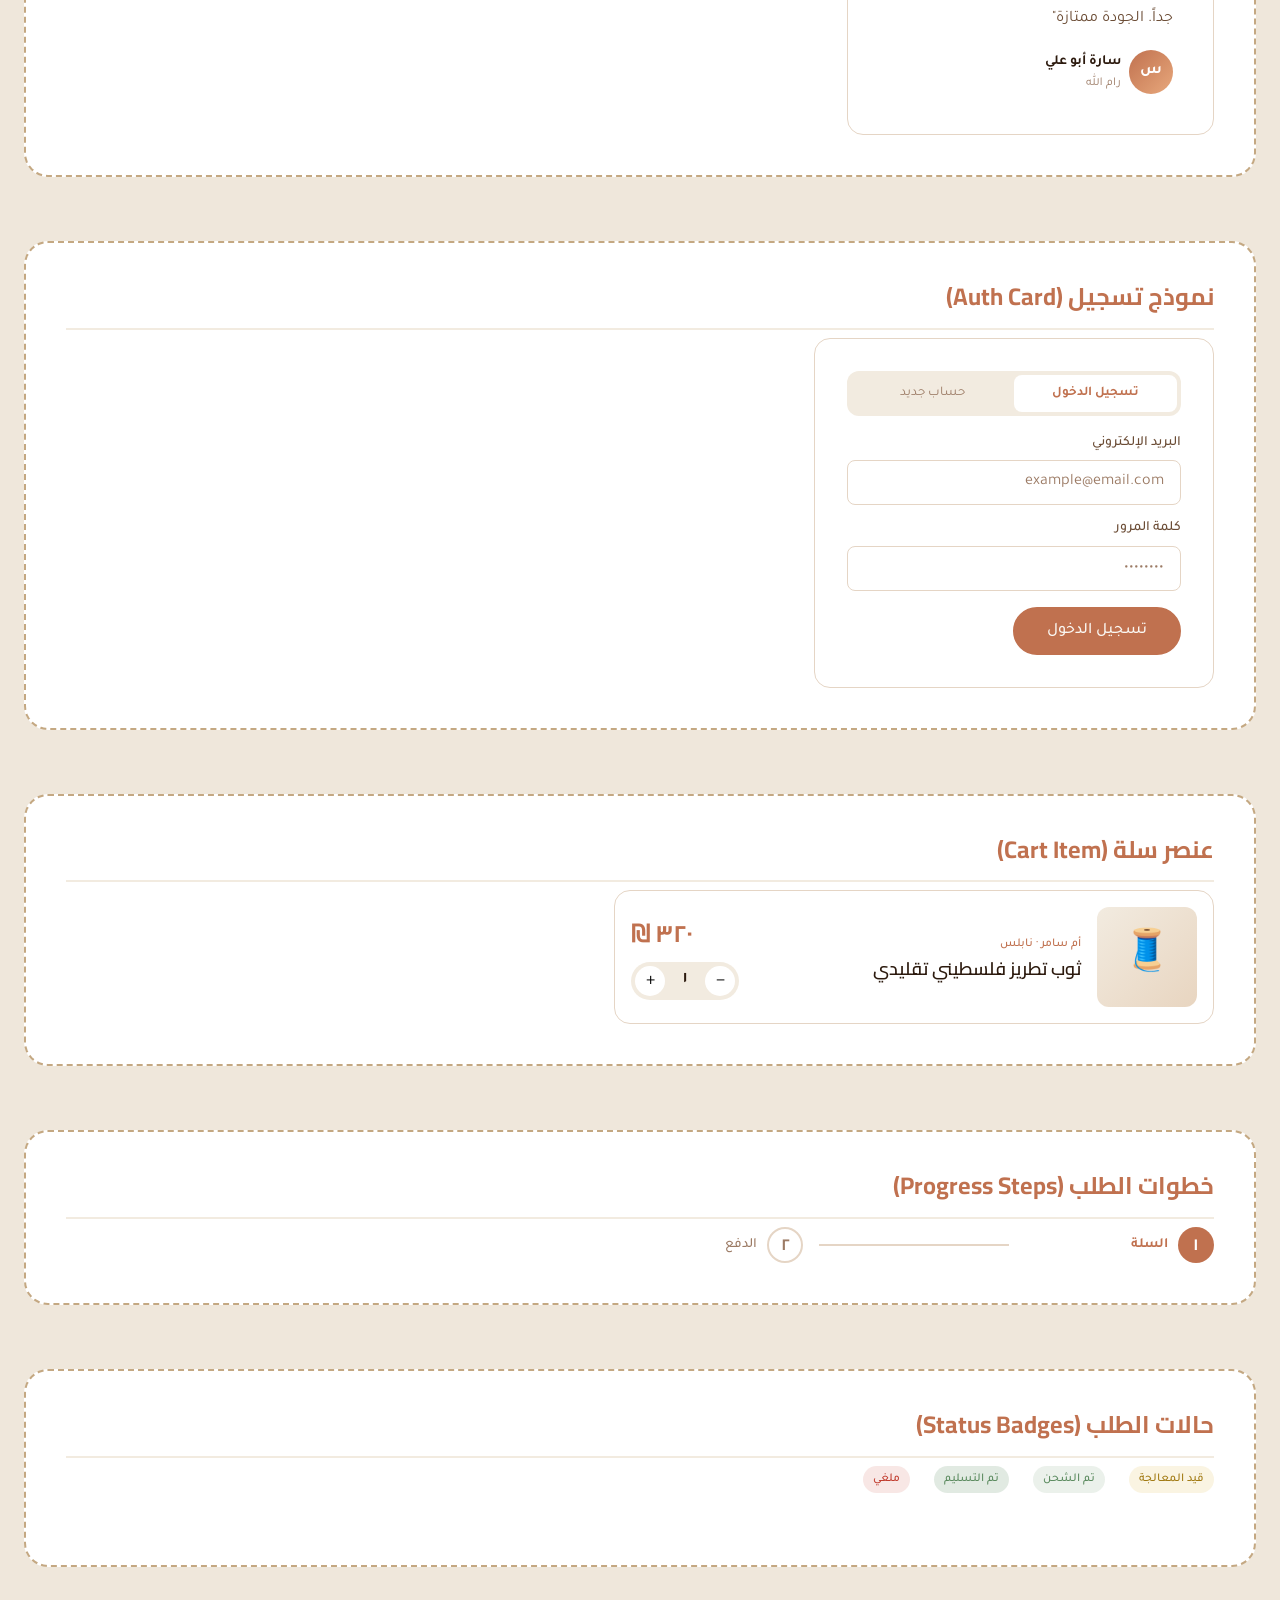
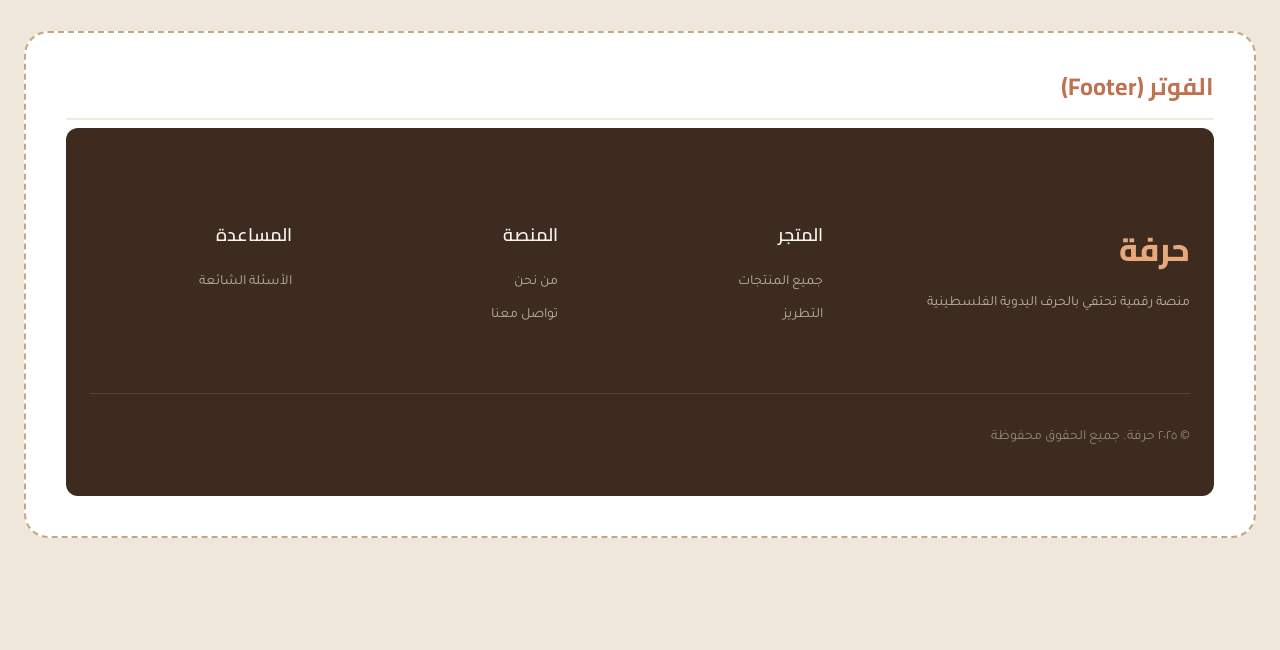
<file: HERFA-PROJ/components-library-preview.html>
<!DOCTYPE html>
<html lang="ar" dir="rtl">
<head>
  <meta charset="UTF-8" />
  <meta name="viewport" content="width=device-width, initial-scale=1.0" />
  <title>مكتبة الكومبوننتس - حرفة</title>
  <link rel="preconnect" href="https://fonts.googleapis.com" />
  <link rel="preconnect" href="https://fonts.gstatic.com" crossorigin />
  <link href="https://fonts.googleapis.com/css2?family=Tajawal:wght@300;400;500;700;800&family=Cairo:wght@300;400;600;700;800&display=swap" rel="stylesheet" />
  <style>
/* ============================================
   HERFA - حرفة | Design System
   Global Styles & CSS Variables
   ============================================ */

/* --- Google Fonts --- */
@import url('https://fonts.googleapis.com/css2?family=Tajawal:wght@300;400;500;700;800&family=Cairo:wght@300;400;600;700;800&display=swap');

/* --- CSS Variables --- */
:root {
  /* Colors */
  --color-primary:       #C0714F;   /* Terracotta */
  --color-primary-dark:  #A85D3C;
  --color-primary-light: #D4896A;
  --color-secondary:     #8B6347;   /* Warm Brown */
  --color-accent:        #E8A87C;   /* Peach */

  --color-bg:            #FAF7F2;   /* Creamy White */
  --color-bg-alt:        #F2EBE0;   /* Warm Beige */
  --color-bg-dark:       #3D2B1F;   /* Dark Brown */

  --color-surface:       #FFFFFF;
  --color-surface-warm:  #FDF9F5;

  --color-text-primary:  #2C1A0E;   /* Dark Brown */
  --color-text-secondary:#6B4C35;
  --color-text-muted:    #9C7B65;
  --color-text-inverse:  #FAF7F2;

  --color-border:        #E5D5C5;
  --color-border-dark:   #C4A882;

  --color-success:       #5A8A5E;
  --color-error:         #C0392B;
  --color-warning:       #D4A017;

  /* Typography */
  --font-display:  'Cairo', sans-serif;
  --font-body:     'Tajawal', sans-serif;

  /* Font Sizes */
  --text-xs:   12px;
  --text-sm:   14px;
  --text-base: 16px;
  --text-lg:   18px;
  --text-xl:   20px;
  --text-2xl:  24px;
  --text-3xl:  32px;
  --text-4xl:  40px;
  --text-5xl:  56px;
  --text-6xl:  72px;

  /* Font Weights */
  --fw-light:    300;
  --fw-regular:  400;
  --fw-medium:   500;
  --fw-semibold: 600;
  --fw-bold:     700;
  --fw-extrabold:800;

  /* Line Heights */
  --lh-tight:  1.2;
  --lh-snug:   1.4;
  --lh-normal: 1.6;
  --lh-loose:  1.8;

  /* Spacing (8px grid) */
  --space-1:  8px;
  --space-2:  16px;
  --space-3:  24px;
  --space-4:  32px;
  --space-5:  40px;
  --space-6:  48px;
  --space-8:  64px;
  --space-10: 80px;
  --space-12: 96px;
  --space-16: 128px;

  /* Layout */
  --container-max:    1200px;
  --container-wide:   1440px;
  --container-narrow: 800px;

  /* Border Radius */
  --radius-sm:   4px;
  --radius-md:   8px;
  --radius-lg:   12px;
  --radius-xl:   16px;
  --radius-2xl:  24px;
  --radius-full: 9999px;

  /* Shadows */
  --shadow-sm:  0 1px 3px rgba(44,26,14,0.08), 0 1px 2px rgba(44,26,14,0.04);
  --shadow-md:  0 4px 12px rgba(44,26,14,0.10), 0 2px 4px rgba(44,26,14,0.06);
  --shadow-lg:  0 10px 30px rgba(44,26,14,0.12), 0 4px 8px rgba(44,26,14,0.06);
  --shadow-xl:  0 20px 60px rgba(44,26,14,0.15);

  /* Transitions */
  --transition-fast:   150ms ease;
  --transition-normal: 250ms ease;
  --transition-slow:   400ms ease;

  /* Z-index */
  --z-dropdown: 100;
  --z-sticky:   200;
  --z-overlay:  300;
  --z-modal:    400;
  --z-toast:    500;
}

/* --- Reset & Base --- */
*, *::before, *::after {
  box-sizing: border-box;
  margin: 0;
  padding: 0;
}

html {
  font-size: 16px;
  scroll-behavior: smooth;
  -webkit-text-size-adjust: 100%;
}

body {
  font-family: var(--font-body);
  font-size: var(--text-base);
  font-weight: var(--fw-regular);
  color: var(--color-text-primary);
  background-color: var(--color-bg);
  line-height: var(--lh-normal);
  direction: rtl;
  text-align: right;
  -webkit-font-smoothing: antialiased;
  -moz-osx-font-smoothing: grayscale;
}

img {
  max-width: 100%;
  height: auto;
  display: block;
}

a {
  color: inherit;
  text-decoration: none;
  transition: color var(--transition-fast);
}

button {
  cursor: pointer;
  border: none;
  background: none;
  font-family: var(--font-body);
}

input, select, textarea {
  font-family: var(--font-body);
  font-size: var(--text-base);
}

ul, ol {
  list-style: none;
}

/* --- Layout Utilities --- */
.container {
  width: 100%;
  max-width: var(--container-max);
  margin-inline: auto;
  padding-inline: var(--space-3);
}

.container--wide {
  max-width: var(--container-wide);
}

.container--narrow {
  max-width: var(--container-narrow);
}

/* --- Typography Utilities --- */
.font-display { font-family: var(--font-display); }
.font-body    { font-family: var(--font-body); }

h1, h2, h3, h4, h5, h6 {
  font-family: var(--font-display);
  font-weight: var(--fw-bold);
  line-height: var(--lh-tight);
  color: var(--color-text-primary);
}

h1 { font-size: var(--text-5xl); }
h2 { font-size: var(--text-4xl); }
h3 { font-size: var(--text-3xl); }
h4 { font-size: var(--text-2xl); }
h5 { font-size: var(--text-xl); }
h6 { font-size: var(--text-lg); }

/* --- Button Components --- */
.btn {
  display: inline-flex;
  align-items: center;
  justify-content: center;
  gap: var(--space-1);
  padding: 14px var(--space-4);
  border-radius: var(--radius-full);
  font-family: var(--font-body);
  font-size: var(--text-base);
  font-weight: var(--fw-medium);
  line-height: 1;
  transition: all var(--transition-normal);
  white-space: nowrap;
  cursor: pointer;
  border: 2px solid transparent;
}

.btn--primary {
  background: var(--color-primary);
  color: var(--color-text-inverse);
  border-color: var(--color-primary);
}
.btn--primary:hover {
  background: var(--color-primary-dark);
  border-color: var(--color-primary-dark);
  transform: translateY(-1px);
  box-shadow: var(--shadow-md);
}

.btn--secondary {
  background: transparent;
  color: var(--color-primary);
  border-color: var(--color-primary);
}
.btn--secondary:hover {
  background: var(--color-primary);
  color: var(--color-text-inverse);
  transform: translateY(-1px);
}

.btn--ghost {
  background: rgba(255,255,255,0.15);
  color: var(--color-text-inverse);
  border-color: rgba(255,255,255,0.4);
  backdrop-filter: blur(8px);
}
.btn--ghost:hover {
  background: rgba(255,255,255,0.25);
}

.btn--sm {
  padding: 10px var(--space-3);
  font-size: var(--text-sm);
}

.btn--lg {
  padding: 18px var(--space-6);
  font-size: var(--text-lg);
}

.btn--icon {
  padding: 12px;
  border-radius: var(--radius-full);
  width: 44px;
  height: 44px;
}

/* --- Card Component --- */
.card {
  background: var(--color-surface);
  border-radius: var(--radius-xl);
  box-shadow: var(--shadow-sm);
  border: 1px solid var(--color-border);
  overflow: hidden;
  transition: all var(--transition-normal);
}

.card:hover {
  box-shadow: var(--shadow-lg);
  transform: translateY(-4px);
}

.card__image {
  width: 100%;
  aspect-ratio: 1 / 1;
  object-fit: cover;
}

.card__body {
  padding: var(--space-3);
}

.card__title {
  font-family: var(--font-display);
  font-size: var(--text-lg);
  font-weight: var(--fw-semibold);
  margin-bottom: var(--space-1);
}

.card__price {
  font-size: var(--text-xl);
  font-weight: var(--fw-bold);
  color: var(--color-primary);
}

.card__price-old {
  font-size: var(--text-sm);
  color: var(--color-text-muted);
  text-decoration: line-through;
  margin-inline-end: var(--space-1);
}

/* --- Badge Component --- */
.badge {
  display: inline-flex;
  align-items: center;
  padding: 4px 12px;
  border-radius: var(--radius-full);
  font-size: var(--text-xs);
  font-weight: var(--fw-medium);
}

.badge--primary  { background: var(--color-primary);  color: white; }
.badge--accent   { background: var(--color-accent);   color: var(--color-text-primary); }
.badge--bg       { background: var(--color-bg-alt);   color: var(--color-text-secondary); }
.badge--success  { background: #E8F5E9; color: var(--color-success); }
.badge--error    { background: #FEEBEA; color: var(--color-error); }

/* --- Form Elements --- */
.form-group {
  display: flex;
  flex-direction: column;
  gap: 6px;
}

.form-label {
  font-size: var(--text-sm);
  font-weight: var(--fw-medium);
  color: var(--color-text-secondary);
}

.form-input,
.form-select,
.form-textarea {
  width: 100%;
  padding: 12px var(--space-2);
  border: 1.5px solid var(--color-border);
  border-radius: var(--radius-md);
  font-family: var(--font-body);
  font-size: var(--text-base);
  color: var(--color-text-primary);
  background: var(--color-surface);
  transition: border-color var(--transition-fast), box-shadow var(--transition-fast);
  direction: rtl;
}

.form-input:focus,
.form-select:focus,
.form-textarea:focus {
  outline: none;
  border-color: var(--color-primary);
  box-shadow: 0 0 0 3px rgba(192, 113, 79, 0.15);
}

.form-input::placeholder,
.form-textarea::placeholder {
  color: var(--color-text-muted);
}

/* --- Navigation Component --- */
.navbar {
  position: sticky;
  top: 0;
  z-index: var(--z-sticky);
  background: rgba(250, 247, 242, 0.92);
  backdrop-filter: blur(16px);
  border-bottom: 1px solid var(--color-border);
  height: 72px;
  display: flex;
  align-items: center;
}

.navbar__inner {
  display: flex;
  align-items: center;
  justify-content: space-between;
  width: 100%;
  max-width: var(--container-max);
  margin-inline: auto;
  padding-inline: var(--space-3);
  gap: var(--space-4);
}

.navbar__logo {
  font-family: var(--font-display);
  font-size: var(--text-2xl);
  font-weight: var(--fw-extrabold);
  color: var(--color-primary);
  letter-spacing: -0.5px;
  flex-shrink: 0;
}

.navbar__nav {
  display: flex;
  align-items: center;
  gap: var(--space-4);
}

.navbar__link {
  font-size: var(--text-base);
  font-weight: var(--fw-medium);
  color: var(--color-text-secondary);
  transition: color var(--transition-fast);
  position: relative;
}

.navbar__link::after {
  content: '';
  position: absolute;
  bottom: -4px;
  right: 0;
  width: 0;
  height: 2px;
  background: var(--color-primary);
  transition: width var(--transition-normal);
}

.navbar__link:hover,
.navbar__link.active {
  color: var(--color-primary);
}

.navbar__link:hover::after,
.navbar__link.active::after {
  width: 100%;
}

.navbar__actions {
  display: flex;
  align-items: center;
  gap: var(--space-2);
}

.navbar__icon-btn {
  width: 40px;
  height: 40px;
  border-radius: var(--radius-full);
  display: flex;
  align-items: center;
  justify-content: center;
  color: var(--color-text-secondary);
  transition: all var(--transition-fast);
  position: relative;
}

.navbar__icon-btn:hover {
  background: var(--color-bg-alt);
  color: var(--color-primary);
}

.navbar__badge {
  position: absolute;
  top: 2px;
  left: 2px;
  width: 18px;
  height: 18px;
  background: var(--color-primary);
  color: white;
  border-radius: var(--radius-full);
  font-size: 10px;
  font-weight: var(--fw-bold);
  display: flex;
  align-items: center;
  justify-content: center;
}

/* --- Footer Component --- */
.footer {
  background: var(--color-bg-dark);
  color: var(--color-text-inverse);
  padding-top: var(--space-12);
  padding-bottom: var(--space-6);
}

.footer__grid {
  display: grid;
  grid-template-columns: 1.5fr 1fr 1fr 1fr;
  gap: var(--space-8);
  margin-bottom: var(--space-8);
}

.footer__logo {
  font-family: var(--font-display);
  font-size: var(--text-3xl);
  font-weight: var(--fw-extrabold);
  color: var(--color-accent);
  margin-bottom: var(--space-2);
}

.footer__desc {
  color: rgba(250,247,242,0.65);
  font-size: var(--text-sm);
  line-height: var(--lh-loose);
  max-width: 280px;
}

.footer__heading {
  font-family: var(--font-display);
  font-size: var(--text-lg);
  font-weight: var(--fw-semibold);
  margin-bottom: var(--space-3);
  color: var(--color-text-inverse);
}

.footer__links {
  display: flex;
  flex-direction: column;
  gap: var(--space-1);
}

.footer__link {
  color: rgba(250,247,242,0.65);
  font-size: var(--text-sm);
  transition: color var(--transition-fast);
}

.footer__link:hover {
  color: var(--color-accent);
}

.footer__divider {
  border: none;
  border-top: 1px solid rgba(250,247,242,0.12);
  margin-bottom: var(--space-4);
}

.footer__bottom {
  display: flex;
  align-items: center;
  justify-content: space-between;
  font-size: var(--text-sm);
  color: rgba(250,247,242,0.45);
}

.footer__social {
  display: flex;
  gap: var(--space-2);
}

.footer__social-link {
  width: 36px;
  height: 36px;
  border-radius: var(--radius-full);
  border: 1px solid rgba(250,247,242,0.2);
  display: flex;
  align-items: center;
  justify-content: center;
  color: rgba(250,247,242,0.65);
  transition: all var(--transition-fast);
}

.footer__social-link:hover {
  border-color: var(--color-accent);
  color: var(--color-accent);
  background: rgba(232,168,124,0.1);
}

/* --- Section Utilities --- */
.section {
  padding-block: var(--space-12);
}

.section--sm {
  padding-block: var(--space-8);
}

.section--lg {
  padding-block: var(--space-16);
}

.section__header {
  text-align: center;
  margin-bottom: var(--space-8);
}

.section__eyebrow {
  display: inline-block;
  font-size: var(--text-sm);
  font-weight: var(--fw-medium);
  color: var(--color-primary);
  letter-spacing: 2px;
  text-transform: uppercase;
  margin-bottom: var(--space-2);
}

.section__title {
  font-family: var(--font-display);
  font-size: var(--text-4xl);
  font-weight: var(--fw-bold);
  margin-bottom: var(--space-2);
}

.section__subtitle {
  font-size: var(--text-lg);
  color: var(--color-text-secondary);
  max-width: 560px;
  margin-inline: auto;
  line-height: var(--lh-loose);
}

/* --- Grid Layouts --- */
.grid-2 { display: grid; grid-template-columns: repeat(2, 1fr); gap: var(--space-4); }
.grid-3 { display: grid; grid-template-columns: repeat(3, 1fr); gap: var(--space-4); }
.grid-4 { display: grid; grid-template-columns: repeat(4, 1fr); gap: var(--space-4); }

/* --- Star Rating --- */
.stars {
  display: flex;
  gap: 2px;
  color: #F5A623;
  font-size: var(--text-sm);
}

/* --- Divider --- */
.divider {
  border: none;
  border-top: 1px solid var(--color-border);
  margin-block: var(--space-4);
}

/* --- Responsive --- */
@media (max-width: 1024px) {
  h1 { font-size: 44px; }
  h2 { font-size: 32px; }
  h3 { font-size: 26px; }

  .grid-4 { grid-template-columns: repeat(2, 1fr); }
  .footer__grid { grid-template-columns: 1fr 1fr; gap: var(--space-6); }
}

@media (max-width: 768px) {
  h1 { font-size: 32px; }
  h2 { font-size: 26px; }
  h3 { font-size: 22px; }

  .section { padding-block: var(--space-8); }
  .section--lg { padding-block: var(--space-10); }

  .grid-2,
  .grid-3,
  .grid-4 { grid-template-columns: 1fr; }

  .navbar__nav { display: none; }

  .footer__grid { grid-template-columns: 1fr; gap: var(--space-5); }
  .footer__bottom { flex-direction: column; gap: var(--space-2); text-align: center; }
}

@media (max-width: 375px) {
  .container { padding-inline: var(--space-2); }
}

</style>
  <style>
    body { background: #EFE7DB; }

    .lib-wrap { max-width: 1300px; margin-inline: auto; padding: var(--space-6) var(--space-3); }

    .lib-header { text-align: center; margin-bottom: var(--space-10); }
    .lib-header h1 { font-size: var(--text-5xl); margin-bottom: 8px; }
    .lib-header p { color: var(--color-text-secondary); font-size: var(--text-lg); }

    .lib-section {
      background: var(--color-surface);
      border: 2px dashed var(--color-border-dark);
      border-radius: var(--radius-2xl);
      padding: var(--space-5);
      margin-bottom: var(--space-8);
    }
    .lib-section__title {
      font-family: var(--font-display);
      font-size: var(--text-2xl);
      font-weight: var(--fw-bold);
      color: var(--color-primary);
      margin-bottom: var(--space-1);
      padding-bottom: var(--space-2);
      border-bottom: 2px solid var(--color-bg-alt);
    }
    .lib-section__desc { color: var(--color-text-muted); font-size: var(--text-sm); margin-bottom: var(--space-4); }

    .lib-row {
      display: flex;
      flex-wrap: wrap;
      gap: var(--space-3);
      align-items: flex-start;
      margin-bottom: var(--space-4);
    }
    .lib-item {
      display: flex;
      flex-direction: column;
      gap: 8px;
    }
    .lib-item__label {
      font-size: var(--text-xs);
      color: var(--color-text-muted);
      font-weight: var(--fw-medium);
      text-align: center;
    }

    /* Color swatches for palette */
    .color-swatch {
      width: 140px;
      border-radius: var(--radius-lg);
      overflow: hidden;
      border: 1px solid var(--color-border);
    }
    .color-swatch__fill { height: 80px; }
    .color-swatch__info { padding: 8px 10px; background: var(--color-surface); }
    .color-swatch__name { font-size: var(--text-xs); font-weight: var(--fw-semibold); }
    .color-swatch__hex { font-size: 10px; color: var(--color-text-muted); font-family: monospace; }

    /* Typography samples */
    .type-sample { display: flex; align-items: baseline; gap: var(--space-3); padding: var(--space-2) 0; border-bottom: 1px solid var(--color-bg-alt); }
    .type-sample__label { width: 140px; font-size: var(--text-xs); color: var(--color-text-muted); flex-shrink: 0; }

    /* Grid wrap for cards */
    .lib-grid-3 { display: grid; grid-template-columns: repeat(3, 1fr); gap: var(--space-3); }
    .lib-grid-4 { display: grid; grid-template-columns: repeat(4, 1fr); gap: var(--space-3); }
  </style>
</head>
<body>

<div class="lib-wrap">

  <div class="lib-header">
    <h1>🎨 مكتبة كومبوننتس حرفة</h1>
    <p>كل العناصر التصميمية المستخدمة في الموقع — جاهزة للتحويل لفيجما</p>
  </div>

  <!-- ===== COLORS ===== -->
  <section class="lib-section">
    <h2 class="lib-section__title">الألوان (Color Palette)</h2>
    <p class="lib-section__desc">الألوان الأساسية المستخدمة بكل الموقع</p>
    <div class="lib-row">
      <div class="color-swatch"><div class="color-swatch__fill" style="background:#C0714F;"></div><div class="color-swatch__info"><p class="color-swatch__name">Primary</p><p class="color-swatch__hex">#C0714F</p></div></div>
      <div class="color-swatch"><div class="color-swatch__fill" style="background:#A85D3C;"></div><div class="color-swatch__info"><p class="color-swatch__name">Primary Dark</p><p class="color-swatch__hex">#A85D3C</p></div></div>
      <div class="color-swatch"><div class="color-swatch__fill" style="background:#D4896A;"></div><div class="color-swatch__info"><p class="color-swatch__name">Primary Light</p><p class="color-swatch__hex">#D4896A</p></div></div>
      <div class="color-swatch"><div class="color-swatch__fill" style="background:#8B6347;"></div><div class="color-swatch__info"><p class="color-swatch__name">Secondary</p><p class="color-swatch__hex">#8B6347</p></div></div>
      <div class="color-swatch"><div class="color-swatch__fill" style="background:#E8A87C;"></div><div class="color-swatch__info"><p class="color-swatch__name">Accent</p><p class="color-swatch__hex">#E8A87C</p></div></div>
      <div class="color-swatch"><div class="color-swatch__fill" style="background:#FAF7F2;border-bottom:1px solid #eee;"></div><div class="color-swatch__info"><p class="color-swatch__name">Background</p><p class="color-swatch__hex">#FAF7F2</p></div></div>
      <div class="color-swatch"><div class="color-swatch__fill" style="background:#F2EBE0;"></div><div class="color-swatch__info"><p class="color-swatch__name">Background Alt</p><p class="color-swatch__hex">#F2EBE0</p></div></div>
      <div class="color-swatch"><div class="color-swatch__fill" style="background:#3D2B1F;"></div><div class="color-swatch__info"><p class="color-swatch__name">Background Dark</p><p class="color-swatch__hex">#3D2B1F</p></div></div>
      <div class="color-swatch"><div class="color-swatch__fill" style="background:#2C1A0E;"></div><div class="color-swatch__info"><p class="color-swatch__name">Text Primary</p><p class="color-swatch__hex">#2C1A0E</p></div></div>
      <div class="color-swatch"><div class="color-swatch__fill" style="background:#6B4C35;"></div><div class="color-swatch__info"><p class="color-swatch__name">Text Secondary</p><p class="color-swatch__hex">#6B4C35</p></div></div>
      <div class="color-swatch"><div class="color-swatch__fill" style="background:#9C7B65;"></div><div class="color-swatch__info"><p class="color-swatch__name">Text Muted</p><p class="color-swatch__hex">#9C7B65</p></div></div>
      <div class="color-swatch"><div class="color-swatch__fill" style="background:#E5D5C5;"></div><div class="color-swatch__info"><p class="color-swatch__name">Border</p><p class="color-swatch__hex">#E5D5C5</p></div></div>
      <div class="color-swatch"><div class="color-swatch__fill" style="background:#5A8A5E;"></div><div class="color-swatch__info"><p class="color-swatch__name">Success</p><p class="color-swatch__hex">#5A8A5E</p></div></div>
      <div class="color-swatch"><div class="color-swatch__fill" style="background:#C0392B;"></div><div class="color-swatch__info"><p class="color-swatch__name">Error</p><p class="color-swatch__hex">#C0392B</p></div></div>
      <div class="color-swatch"><div class="color-swatch__fill" style="background:#D4A017;"></div><div class="color-swatch__info"><p class="color-swatch__name">Warning</p><p class="color-swatch__hex">#D4A017</p></div></div>
    </div>
  </section>

  <!-- ===== TYPOGRAPHY ===== -->
  <section class="lib-section">
    <h2 class="lib-section__title">الخطوط (Typography)</h2>
    <p class="lib-section__desc">Cairo للعناوين، Tajawal للنصوص</p>
    <div class="type-sample"><span class="type-sample__label">H1 / 56px / Bold</span><h1 style="margin:0;">عنوان رئيسي كبير</h1></div>
    <div class="type-sample"><span class="type-sample__label">H2 / 40px / Bold</span><h2 style="margin:0;">عنوان فرعي</h2></div>
    <div class="type-sample"><span class="type-sample__label">H3 / 32px / SemiBold</span><h3 style="margin:0;">عنوان قسم</h3></div>
    <div class="type-sample"><span class="type-sample__label">H4 / 24px / SemiBold</span><h4 style="margin:0;">عنوان فرعي صغير</h4></div>
    <div class="type-sample"><span class="type-sample__label">Body Large / 18px</span><p style="margin:0; font-size:18px;">نص فقرة بحجم كبير للوصف الرئيسي</p></div>
    <div class="type-sample"><span class="type-sample__label">Body / 16px</span><p style="margin:0; font-size:16px;">نص فقرة عادي يستخدم في معظم المحتوى</p></div>
    <div class="type-sample"><span class="type-sample__label">Small / 14px</span><p style="margin:0; font-size:14px; color:var(--color-text-secondary);">نص صغير للملاحظات والتفاصيل</p></div>
    <div class="type-sample"><span class="type-sample__label">Caption / 12px</span><p style="margin:0; font-size:12px; color:var(--color-text-muted);">نص توضيحي صغير جداً</p></div>
  </section>

  <!-- ===== BUTTONS ===== -->
  <section class="lib-section">
    <h2 class="lib-section__title">الأزرار (Buttons)</h2>
    <p class="lib-section__desc">كل أنواع الأزرار وحالاتها</p>
    <div class="lib-row">
      <div class="lib-item"><button class="btn btn--primary">زر أساسي</button><span class="lib-item__label">Primary</span></div>
      <div class="lib-item"><button class="btn btn--secondary">زر ثانوي</button><span class="lib-item__label">Secondary</span></div>
      <div class="lib-item" style="background:#3D2B1F; padding:8px; border-radius:8px;"><button class="btn btn--ghost">زر شفاف</button><span class="lib-item__label" style="color:white;">Ghost</span></div>
      <div class="lib-item"><button class="btn btn--primary btn--sm">زر صغير</button><span class="lib-item__label">Small</span></div>
      <div class="lib-item"><button class="btn btn--primary btn--lg">زر كبير</button><span class="lib-item__label">Large</span></div>
      <div class="lib-item"><button class="btn btn--primary" disabled>زر معطل</button><span class="lib-item__label">Disabled</span></div>
      <div class="lib-item"><button class="btn btn--primary btn--icon">
        <svg width="18" height="18" viewBox="0 0 24 24" fill="none" stroke="currentColor" stroke-width="2"><path d="M6 2L3 6v14a2 2 0 0 0 2 2h14a2 2 0 0 0 2-2V6l-3-4z"/><line x1="3" y1="6" x2="21" y2="6"/><path d="M16 10a4 4 0 0 1-8 0"/></svg>
      </button><span class="lib-item__label">Icon Button</span></div>
    </div>
  </section>

  <!-- ===== BADGES ===== -->
  <section class="lib-section">
    <h2 class="lib-section__title">الشارات (Badges)</h2>
    <div class="lib-row">
      <span class="badge badge--primary">جديد</span>
      <span class="badge badge--accent">الأكثر طلباً</span>
      <span class="badge badge--bg">حصري</span>
      <span class="badge badge--success">متوفر</span>
      <span class="badge badge--error">خصم ٢٠٪</span>
    </div>
  </section>

  <!-- ===== FORM ELEMENTS ===== -->
  <section class="lib-section">
    <h2 class="lib-section__title">عناصر النماذج (Form Elements)</h2>
    <div class="lib-row" style="align-items:flex-end;">
      <div class="form-group" style="width:240px;">
        <label class="form-label">حقل نص</label>
        <input type="text" class="form-input" placeholder="اكتبي هنا..." />
      </div>
      <div class="form-group" style="width:240px;">
        <label class="form-label">حقل منسدل</label>
        <select class="form-select form-input">
          <option>اختاري...</option>
          <option>خيار ١</option>
        </select>
      </div>
      <div class="form-group" style="width:240px;">
        <label class="form-label">منطقة نص</label>
        <textarea class="form-textarea form-input" style="min-height:80px;" placeholder="نص طويل..."></textarea>
      </div>
    </div>
  </section>

  <!-- ===== NAVBAR ===== -->
  <section class="lib-section">
    <h2 class="lib-section__title">شريط التنقل (Navbar)</h2>
    <div style="border-radius:var(--radius-lg); overflow:hidden; border:1px solid var(--color-border);">
      <header class="navbar" style="position:static;">
        <div class="navbar__inner">
          <a href="#" class="navbar__logo">حرفة</a>
          <nav class="navbar__nav">
            <a href="#" class="navbar__link active">الرئيسية</a>
            <a href="#" class="navbar__link">المتجر</a>
            <a href="#" class="navbar__link">من نحن</a>
            <a href="#" class="navbar__link">الحرفيات</a>
            <a href="#" class="navbar__link">تواصل معنا</a>
          </nav>
          <div class="navbar__actions">
            <button class="navbar__icon-btn"><svg width="20" height="20" viewBox="0 0 24 24" fill="none" stroke="currentColor" stroke-width="2"><circle cx="11" cy="11" r="8"/><line x1="21" y1="21" x2="16.65" y2="16.65"/></svg></button>
            <button class="navbar__icon-btn"><svg width="20" height="20" viewBox="0 0 24 24" fill="none" stroke="currentColor" stroke-width="2"><path d="M20.84 4.61a5.5 5.5 0 0 0-7.78 0L12 5.67l-1.06-1.06a5.5 5.5 0 0 0-7.78 7.78l1.06 1.06L12 21.23l7.78-7.78 1.06-1.06a5.5 5.5 0 0 0 0-7.78z"/></svg></button>
            <button class="navbar__icon-btn" style="position:relative;"><svg width="20" height="20" viewBox="0 0 24 24" fill="none" stroke="currentColor" stroke-width="2"><path d="M6 2L3 6v14a2 2 0 0 0 2 2h14a2 2 0 0 0 2-2V6l-3-4z"/><line x1="3" y1="6" x2="21" y2="6"/><path d="M16 10a4 4 0 0 1-8 0"/></svg><span class="navbar__badge">٣</span></button>
            <a href="#" class="btn btn--primary btn--sm">دخول</a>
          </div>
        </div>
      </header>
    </div>
  </section>

  <!-- ===== PRODUCT CARD ===== -->
  <section class="lib-section">
    <h2 class="lib-section__title">بطاقة منتج (Product Card)</h2>
    <div class="lib-grid-3">
      <article class="product-card">
        <div class="product-card__image-wrap">
          <div class="product-card__image-placeholder">🧵</div>
          <button class="product-card__wishlist"><svg width="18" height="18" viewBox="0 0 24 24" fill="none" stroke="currentColor" stroke-width="2"><path d="M20.84 4.61a5.5 5.5 0 0 0-7.78 0L12 5.67l-1.06-1.06a5.5 5.5 0 0 0-7.78 7.78l1.06 1.06L12 21.23l7.78-7.78 1.06-1.06a5.5 5.5 0 0 0 0-7.78z"/></svg></button>
          <span class="badge badge--primary product-card__badge">جديد</span>
        </div>
        <div class="product-card__body">
          <p class="product-card__artisan">أم سامر - نابلس</p>
          <h3 class="product-card__name">ثوب تطريز فلسطيني تقليدي</h3>
          <div class="product-card__rating"><div class="stars">★★★★★</div><span class="product-card__reviews">(٢٤)</span></div>
          <div class="product-card__footer">
            <span class="product-card__price">٣٢٠ ₪</span>
            <button class="btn btn--primary btn--sm">أضف للسلة</button>
          </div>
        </div>
      </article>
      <article class="product-card">
        <div class="product-card__image-wrap">
          <div class="product-card__image-placeholder">🏺</div>
          <span class="badge badge--accent product-card__badge">خصم ٢٠٪</span>
        </div>
        <div class="product-card__body">
          <p class="product-card__artisan">خديجة - الخليل</p>
          <h3 class="product-card__name">إبريق خزف مزخرف يدوياً</h3>
          <div class="product-card__rating"><div class="stars">★★★★☆</div><span class="product-card__reviews">(١٨)</span></div>
          <div class="product-card__footer">
            <div><span class="product-card__price-old">١٥٠ ₪</span> <span class="product-card__price">١٢٠ ₪</span></div>
          </div>
        </div>
      </article>
      <article class="card">
        <div class="product-card__image-placeholder" style="aspect-ratio:1/1; display:flex; align-items:center; justify-content:center; background:linear-gradient(135deg, var(--color-bg-alt), #E8D5C0);">🧶</div>
        <div class="card__body">
          <p class="card__title">سجادة نسيج يدوي</p>
          <p class="card__price">٤٥٠ ₪</p>
        </div>
      </article>
    </div>
  </section>

  <!-- ===== STAT CARD ===== -->
  <section class="lib-section">
    <h2 class="lib-section__title">بطاقة إحصائية (Stat Card)</h2>
    <div class="lib-grid-4">
      <div style="background:var(--color-surface); border:1px solid var(--color-border); border-radius:var(--radius-xl); padding:var(--space-4);">
        <p style="font-size:var(--text-sm); color:var(--color-text-secondary); margin-bottom:8px;">إجمالي الإيرادات</p>
        <p style="font-family:var(--font-display); font-size:var(--text-3xl); font-weight:800; margin-bottom:4px;">٤٬٨٢٠ ₪</p>
        <span style="background:rgba(90,138,94,0.12); color:#5A8A5E; font-size:12px; padding:3px 8px; border-radius:9999px;">↑ ٢٣٪</span>
      </div>
      <div style="background:var(--color-surface); border:1px solid var(--color-border); border-radius:var(--radius-xl); padding:var(--space-4);">
        <p style="font-size:var(--text-sm); color:var(--color-text-secondary); margin-bottom:8px;">الطلبات</p>
        <p style="font-family:var(--font-display); font-size:var(--text-3xl); font-weight:800; margin-bottom:4px;">٣٧</p>
        <span style="background:rgba(90,138,94,0.12); color:#5A8A5E; font-size:12px; padding:3px 8px; border-radius:9999px;">↑ ١٢٪</span>
      </div>
    </div>
  </section>

  <!-- ===== ARTISAN CARD ===== -->
  <section class="lib-section">
    <h2 class="lib-section__title">بطاقة حرفية (Artisan Card)</h2>
    <div style="background:#3D2B1F; padding:var(--space-4); border-radius:var(--radius-xl);">
      <div class="lib-grid-3">
        <div style="display:flex; flex-direction:column; align-items:center; text-align:center; padding:var(--space-4); background:rgba(255,255,255,0.07); border-radius:var(--radius-xl);">
          <div style="width:88px; height:88px; border-radius:50%; background:linear-gradient(135deg,#C0714F,#E8A87C); display:flex; align-items:center; justify-content:center; font-family:var(--font-display); font-size:32px; font-weight:700; color:white; margin-bottom:12px;">أ</div>
          <h3 style="font-size:18px; color:white; margin-bottom:4px;">أم سامر</h3>
          <p style="font-size:14px; color:rgba(255,255,255,0.55); margin-bottom:4px;">نابلس</p>
          <p style="font-size:14px; color:#E8A87C; font-weight:500;">تطريز تقليدي</p>
        </div>
      </div>
    </div>
  </section>

  <!-- ===== TESTIMONIAL CARD ===== -->
  <section class="lib-section">
    <h2 class="lib-section__title">بطاقة رأي عميل (Testimonial)</h2>
    <div class="lib-grid-3">
      <div style="background:var(--color-surface); border:1px solid var(--color-border); border-radius:var(--radius-xl); padding:var(--space-5);">
        <div class="stars" style="margin-bottom:12px;">★★★★★</div>
        <p style="color:var(--color-text-secondary); line-height:1.8; margin-bottom:16px;">"اشتريت ثوباً تطريزياً لأمي وكانت سعيدة جداً. الجودة ممتازة"</p>
        <div style="display:flex; align-items:center; gap:8px;">
          <div style="width:44px; height:44px; border-radius:50%; background:linear-gradient(135deg,#C0714F,#E8A87C); display:flex; align-items:center; justify-content:center; color:white; font-weight:700;">س</div>
          <div>
            <p style="font-weight:600; font-size:14px;">سارة أبو علي</p>
            <p style="font-size:12px; color:var(--color-text-muted);">رام الله</p>
          </div>
        </div>
      </div>
    </div>
  </section>

  <!-- ===== FORM AUTH CARD ===== -->
  <section class="lib-section">
    <h2 class="lib-section__title">نموذج تسجيل (Auth Card)</h2>
    <div style="max-width:400px; background:var(--color-surface); border:1px solid var(--color-border); border-radius:var(--radius-xl); padding:var(--space-4);">
      <div style="display:flex; background:var(--color-bg-alt); border-radius:var(--radius-lg); padding:4px; margin-bottom:16px;">
        <button style="flex:1; padding:10px; border-radius:8px; background:white; font-weight:600; border:none; color:var(--color-primary);">تسجيل الدخول</button>
        <button style="flex:1; padding:10px; border:none; background:none; color:var(--color-text-muted);">حساب جديد</button>
      </div>
      <div class="form-group" style="margin-bottom:12px;">
        <label class="form-label">البريد الإلكتروني</label>
        <input type="email" class="form-input" placeholder="example@email.com" />
      </div>
      <div class="form-group" style="margin-bottom:16px;">
        <label class="form-label">كلمة المرور</label>
        <input type="password" class="form-input" placeholder="••••••••" />
      </div>
      <button class="btn btn--primary btn--full">تسجيل الدخول</button>
    </div>
  </section>

  <!-- ===== CART ITEM ===== -->
  <section class="lib-section">
    <h2 class="lib-section__title">عنصر سلة (Cart Item)</h2>
    <div style="max-width:600px; background:var(--color-surface); border:1px solid var(--color-border); border-radius:var(--radius-xl); padding:16px; display:grid; grid-template-columns:100px 1fr auto; gap:16px; align-items:center;">
      <div style="width:100px; height:100px; border-radius:12px; background:linear-gradient(135deg,var(--color-bg-alt),#E8D5C0); display:flex; align-items:center; justify-content:center; font-size:40px;">🧵</div>
      <div>
        <p style="font-size:12px; color:var(--color-primary); font-weight:500; margin-bottom:4px;">أم سامر · نابلس</p>
        <h3 style="font-family:var(--font-display); font-size:18px; font-weight:600;">ثوب تطريز فلسطيني تقليدي</h3>
      </div>
      <div style="text-align:left;">
        <p style="font-family:var(--font-display); font-size:24px; font-weight:700; color:var(--color-primary); margin-bottom:8px;">٣٢٠ ₪</p>
        <div style="display:flex; align-items:center; gap:4px; background:var(--color-bg-alt); border-radius:9999px; padding:4px;">
          <button style="width:30px; height:30px; border-radius:50%; border:none; background:white; font-size:18px;">−</button>
          <span style="min-width:32px; text-align:center; font-weight:600;">١</span>
          <button style="width:30px; height:30px; border-radius:50%; border:none; background:white; font-size:18px;">+</button>
        </div>
      </div>
    </div>
  </section>

  <!-- ===== STEPS / PROGRESS ===== -->
  <section class="lib-section">
    <h2 class="lib-section__title">خطوات الطلب (Progress Steps)</h2>
    <div style="display:flex; align-items:center; max-width:600px;">
      <div style="display:flex; align-items:center; gap:10px; flex:1;">
        <div style="width:36px; height:36px; border-radius:50%; background:var(--color-primary); color:white; display:flex; align-items:center; justify-content:center; font-weight:700; font-family:var(--font-display);">١</div>
        <span style="font-size:14px; font-weight:600; color:var(--color-primary);">السلة</span>
      </div>
      <div style="flex:1; height:2px; background:var(--color-border); margin-inline:16px;"></div>
      <div style="display:flex; align-items:center; gap:10px; flex:1;">
        <div style="width:36px; height:36px; border-radius:50%; background:var(--color-surface); border:2px solid var(--color-border); color:var(--color-text-muted); display:flex; align-items:center; justify-content:center; font-weight:700; font-family:var(--font-display);">٢</div>
        <span style="font-size:14px; font-weight:500; color:var(--color-text-muted);">الدفع</span>
      </div>
    </div>
  </section>

  <!-- ===== STATUS BADGES ===== -->
  <section class="lib-section">
    <h2 class="lib-section__title">حالات الطلب (Status Badges)</h2>
    <div class="lib-row">
      <span style="display:inline-flex; align-items:center; gap:5px; padding:4px 10px; border-radius:9999px; font-size:12px; font-weight:500; background:rgba(212,160,23,0.12); color:#A07810;">قيد المعالجة</span>
      <span style="display:inline-flex; align-items:center; gap:5px; padding:4px 10px; border-radius:9999px; font-size:12px; font-weight:500; background:rgba(90,138,94,0.12); color:#5A8A5E;">تم الشحن</span>
      <span style="display:inline-flex; align-items:center; gap:5px; padding:4px 10px; border-radius:9999px; font-size:12px; font-weight:500; background:rgba(90,138,94,0.18); color:#5A8A5E;">تم التسليم</span>
      <span style="display:inline-flex; align-items:center; gap:5px; padding:4px 10px; border-radius:9999px; font-size:12px; font-weight:500; background:rgba(192,57,43,0.12); color:#C0392B;">ملغي</span>
    </div>
  </section>

  <!-- ===== FOOTER ===== -->
  <section class="lib-section">
    <h2 class="lib-section__title">الفوتر (Footer)</h2>
    <div style="border-radius:var(--radius-lg); overflow:hidden;">
      <footer class="footer">
        <div class="container">
          <div class="footer__grid">
            <div>
              <p class="footer__logo">حرفة</p>
              <p class="footer__desc">منصة رقمية تحتفي بالحرف اليدوية الفلسطينية</p>
            </div>
            <div>
              <h4 class="footer__heading">المتجر</h4>
              <ul class="footer__links">
                <li><a href="#" class="footer__link">جميع المنتجات</a></li>
                <li><a href="#" class="footer__link">التطريز</a></li>
              </ul>
            </div>
            <div>
              <h4 class="footer__heading">المنصة</h4>
              <ul class="footer__links">
                <li><a href="#" class="footer__link">من نحن</a></li>
                <li><a href="#" class="footer__link">تواصل معنا</a></li>
              </ul>
            </div>
            <div>
              <h4 class="footer__heading">المساعدة</h4>
              <ul class="footer__links">
                <li><a href="#" class="footer__link">الأسئلة الشائعة</a></li>
              </ul>
            </div>
          </div>
          <hr class="footer__divider" />
          <div class="footer__bottom">
            <p>© ٢٠٢٥ حرفة. جميع الحقوق محفوظة</p>
          </div>
        </div>
      </footer>
    </div>
  </section>

</div>

</body>
</html>
</file>
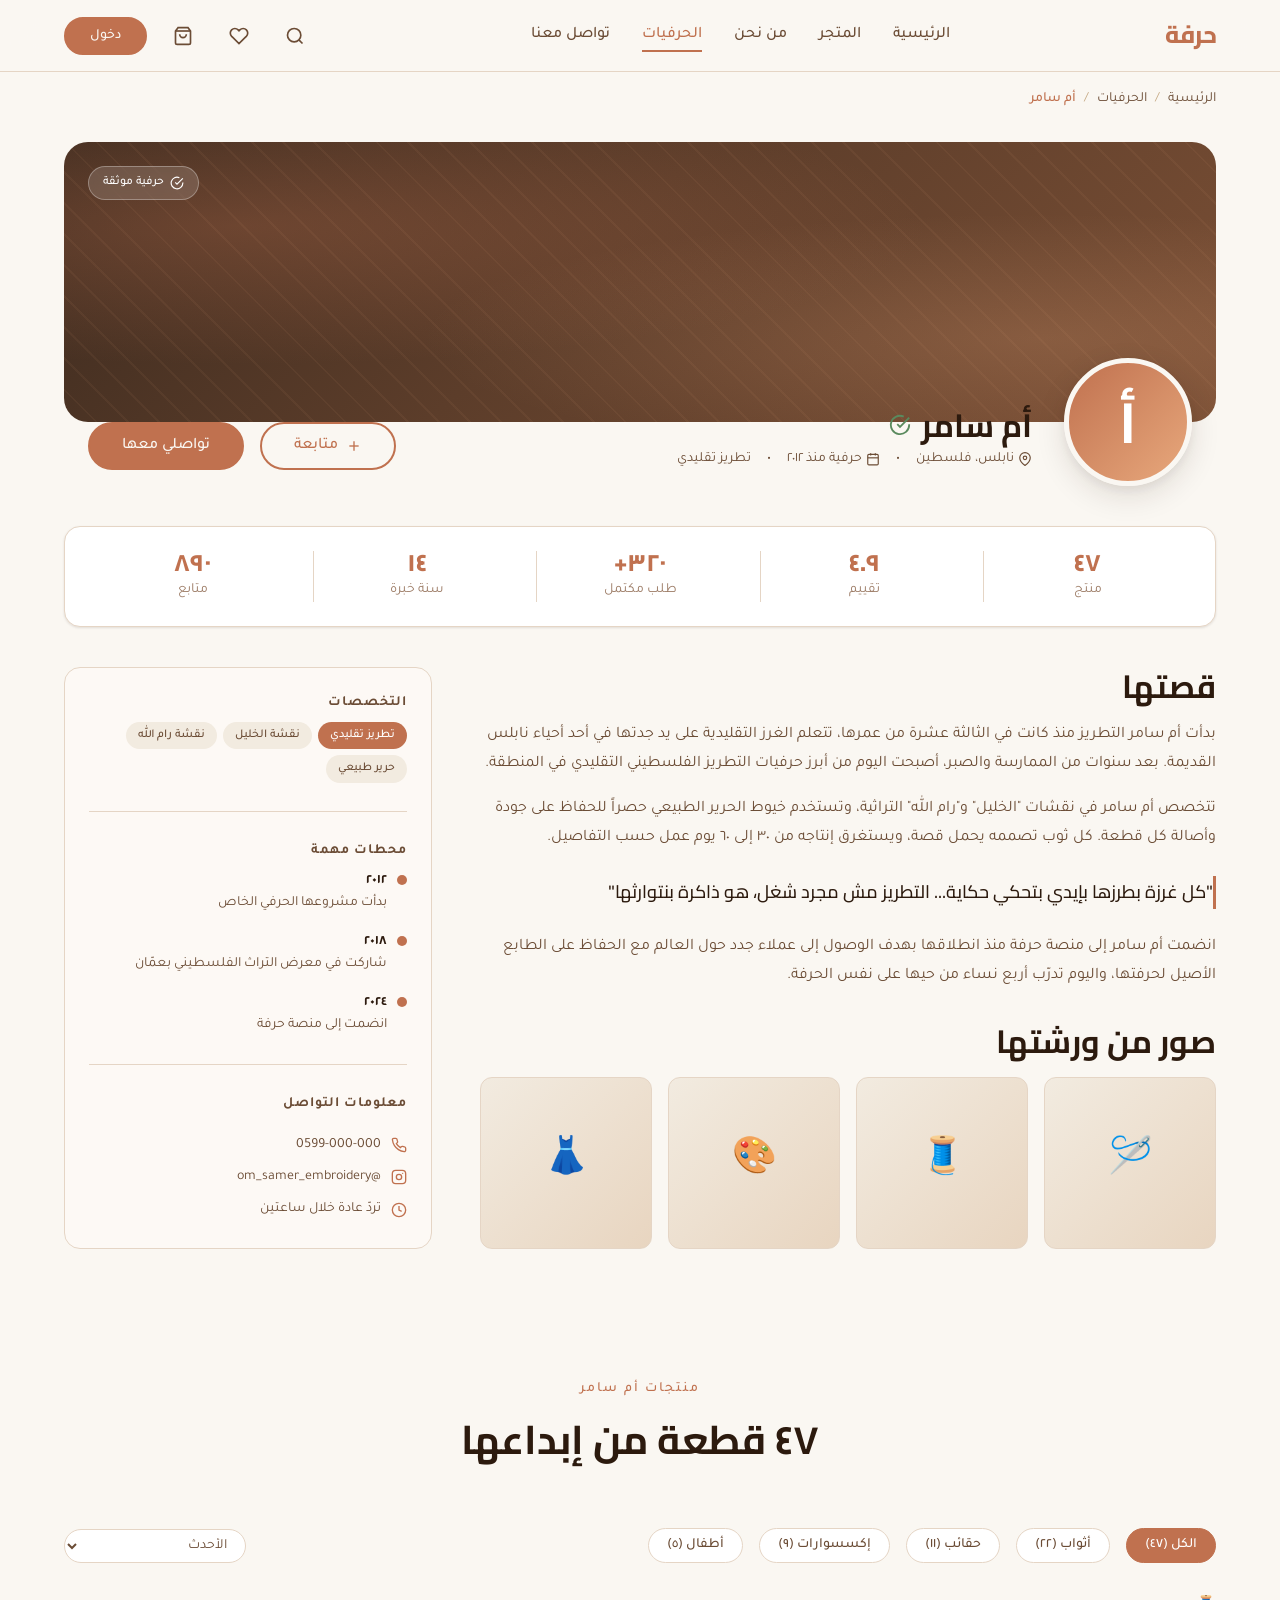
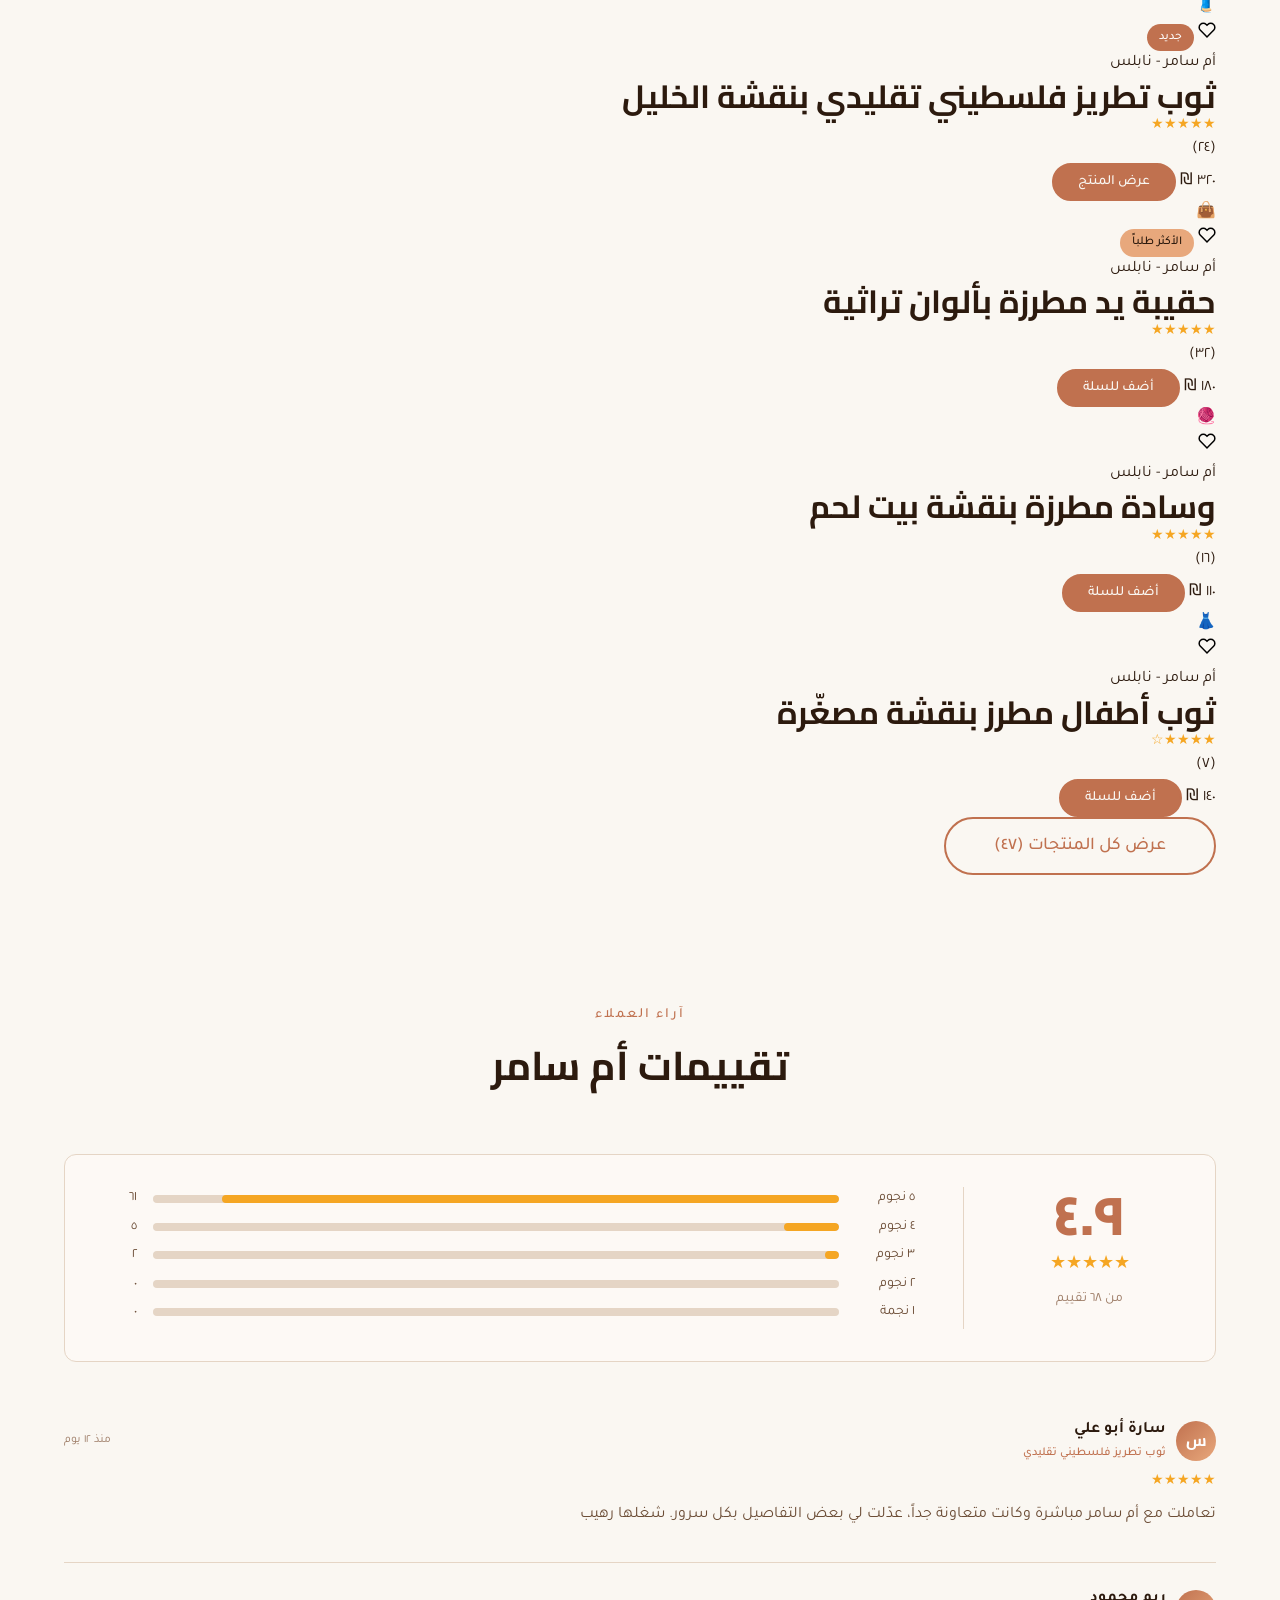
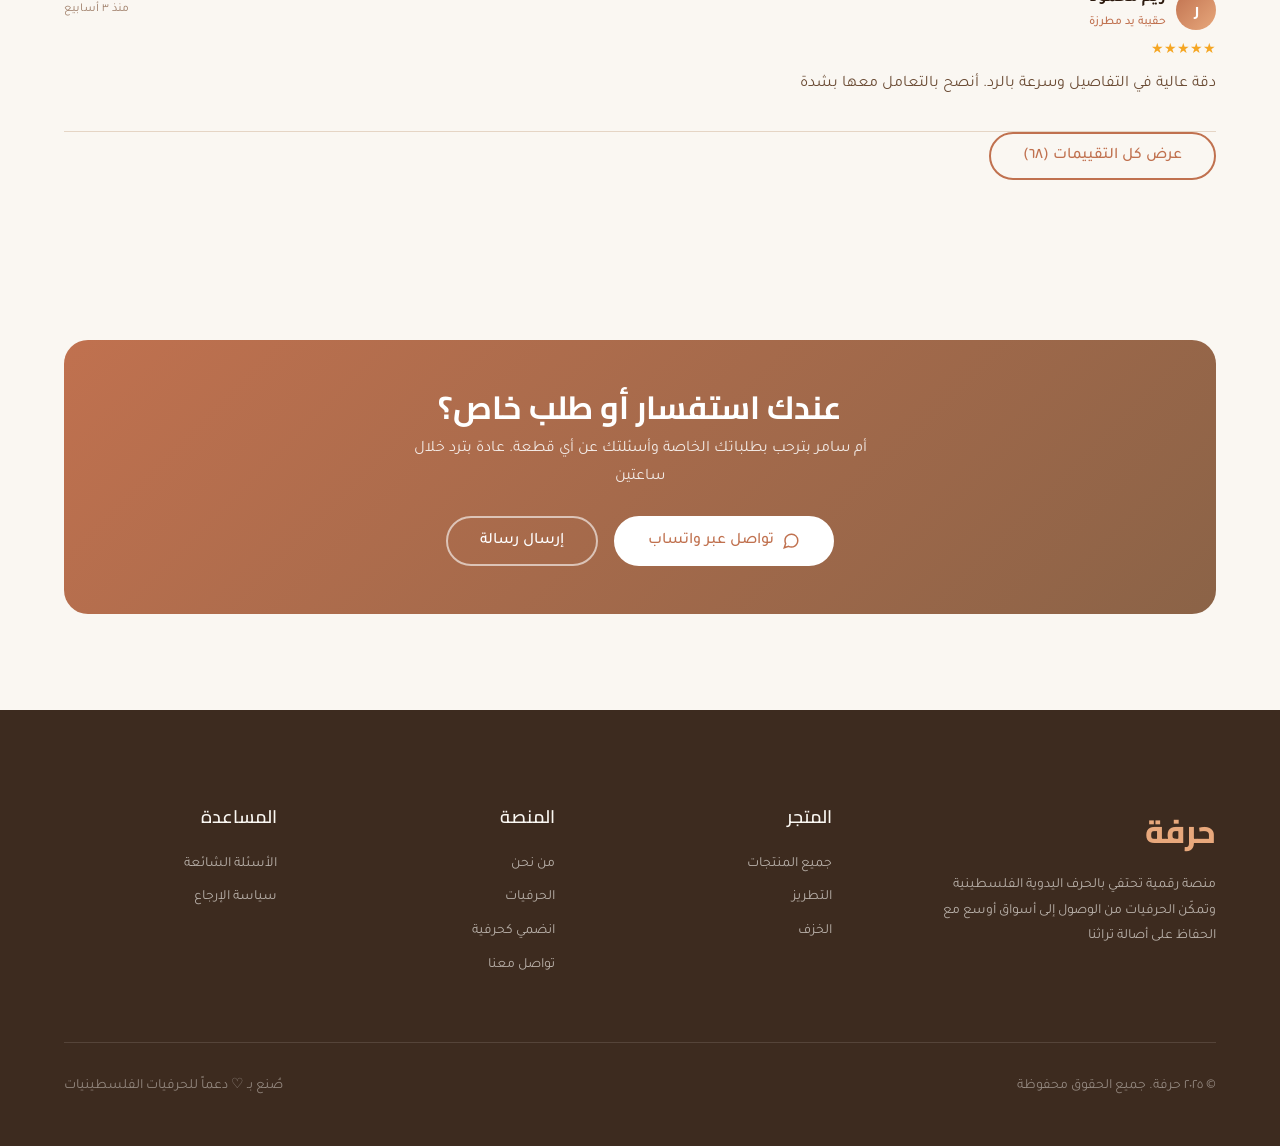
<file: HERFA-PROJ/pages/artisan-profile.html>
<!DOCTYPE html>
<html lang="ar" dir="rtl">
<head>
  <meta charset="UTF-8" />
  <meta name="viewport" content="width=device-width, initial-scale=1.0" />
  <title>أم سامر - حرفية تطريز فلسطيني | حرفة</title>
  <link rel="preconnect" href="https://fonts.googleapis.com" />
  <link rel="preconnect" href="https://fonts.gstatic.com" crossorigin />
  <link href="https://fonts.googleapis.com/css2?family=Tajawal:wght@300;400;500;700;800&family=Cairo:wght@300;400;600;700;800&display=swap" rel="stylesheet" />
  <link rel="stylesheet" href="../css/style.css" />
  <style>
    .search-panel { position: fixed; top: 72px; left: 0; right: 0; background: var(--color-surface); border-bottom: 1px solid var(--color-border); padding: var(--space-3); z-index: var(--z-dropdown); opacity: 0; pointer-events: none; transform: translateY(-8px); transition: all var(--transition-normal); box-shadow: var(--shadow-lg); }
    .search-panel.active { opacity: 1; pointer-events: auto; transform: translateY(0); }
    .search-panel__inner { max-width: var(--container-max); margin-inline: auto; display: flex; gap: var(--space-2); align-items: center; }
    .search-panel__input { flex: 1; padding: 14px var(--space-3); border: 1.5px solid var(--color-border); border-radius: var(--radius-full); font-family: var(--font-body); font-size: var(--text-lg); direction: rtl; background: var(--color-bg-alt); }
    .search-panel__input:focus { outline: none; border-color: var(--color-primary); background: white; }
    .search-panel__close { width: 44px; height: 44px; border-radius: var(--radius-full); display: flex; align-items: center; justify-content: center; color: var(--color-text-secondary); cursor: pointer; flex-shrink: 0; }
    .search-panel__close:hover { background: var(--color-bg-alt); color: var(--color-primary); }

    .breadcrumb { display: flex; align-items: center; gap: 8px; font-size: var(--text-sm); color: var(--color-text-muted); padding-block: var(--space-2); flex-wrap: wrap; }
    .breadcrumb a { color: var(--color-text-secondary); }
    .breadcrumb a:hover { color: var(--color-primary); }
    .breadcrumb__sep { color: var(--color-border-dark); }
    .breadcrumb__current { color: var(--color-primary); font-weight: var(--fw-medium); }

    .artisan-cover { position: relative; height: 280px; border-radius: var(--radius-2xl); overflow: hidden; background: linear-gradient(135deg, #3D2B1F 0%, #5C3D2A 45%, #7A4F35 100%); margin-top: var(--space-2); }
    .artisan-cover__bg { position: absolute; inset: 0; background: radial-gradient(ellipse at 15% 30%, rgba(192,113,79,0.3) 0%, transparent 50%), radial-gradient(ellipse at 85% 70%, rgba(232,168,124,0.2) 0%, transparent 45%); }
    .artisan-cover__pattern { position: absolute; inset: 0; background-image: repeating-linear-gradient(45deg, rgba(232,168,124,0.06) 0, rgba(232,168,124,0.06) 2px, transparent 2px, transparent 22px); }
    .artisan-cover__verified-tag { position: absolute; top: var(--space-3); left: var(--space-3); display: inline-flex; align-items: center; gap: 6px; background: rgba(255,255,255,0.15); backdrop-filter: blur(8px); border: 1px solid rgba(255,255,255,0.3); color: white; padding: 6px 14px; border-radius: var(--radius-full); font-size: var(--text-xs); font-weight: var(--fw-medium); }

    .artisan-header { display: flex; align-items: flex-end; gap: var(--space-4); margin-top: -64px; padding-inline: var(--space-3); position: relative; z-index: 2; flex-wrap: wrap; }
    .artisan-header__avatar { width: 128px; height: 128px; border-radius: var(--radius-full); border: 5px solid var(--color-bg); background: linear-gradient(135deg, var(--color-primary), var(--color-accent)); display: flex; align-items: center; justify-content: center; font-family: var(--font-display); font-size: var(--text-5xl); font-weight: var(--fw-bold); color: white; box-shadow: var(--shadow-lg); flex-shrink: 0; overflow: hidden; }
    .artisan-header__info { flex: 1; padding-bottom: var(--space-2); min-width: 240px; }
    .artisan-header__name-row { display: flex; align-items: center; gap: 10px; flex-wrap: wrap; }
    .artisan-header__name { font-family: var(--font-display); font-size: var(--text-3xl); font-weight: var(--fw-bold); }
    .artisan-header__verified { color: var(--color-success); display: inline-flex; align-items: center; }
    .artisan-header__meta { display: flex; align-items: center; gap: var(--space-2); color: var(--color-text-secondary); font-size: var(--text-sm); margin-top: 4px; flex-wrap: wrap; }
    .artisan-header__meta span { display: inline-flex; align-items: center; gap: 4px; }
    .artisan-header__actions { display: flex; gap: var(--space-2); padding-bottom: var(--space-2); flex-shrink: 0; }

    .artisan-stats-bar { display: grid; grid-template-columns: repeat(5, 1fr); gap: var(--space-2); margin-block: var(--space-5); padding: var(--space-3); background: var(--color-surface); border: 1px solid var(--color-border); border-radius: var(--radius-xl); box-shadow: var(--shadow-sm); }
    .artisan-stat { text-align: center; padding-inline: var(--space-1); }
    .artisan-stat:not(:last-child) { border-inline-end: 1px solid var(--color-border); }
    .artisan-stat__number { font-family: var(--font-display); font-size: var(--text-2xl); font-weight: var(--fw-extrabold); color: var(--color-primary); line-height: 1; }
    .artisan-stat__label { font-size: var(--text-sm); color: var(--color-text-muted); margin-top: 4px; }

    .artisan-bio { display: grid; grid-template-columns: 2fr 1fr; gap: var(--space-6); margin-bottom: var(--space-8); }
    .artisan-bio__text p { color: var(--color-text-secondary); line-height: var(--lh-loose); margin-bottom: var(--space-2); font-size: var(--text-base); }
    .artisan-bio__quote { border-right: 3px solid var(--color-primary); padding-inline-end: var(--space-2); font-family: var(--font-display); font-size: var(--text-lg); font-weight: var(--fw-medium); color: var(--color-text-primary); margin-block: var(--space-3); line-height: var(--lh-loose); }
    .artisan-bio__sidebar { background: var(--color-surface-warm); border: 1px solid var(--color-border); border-radius: var(--radius-xl); padding: var(--space-3); display: flex; flex-direction: column; gap: var(--space-3); }
    .sidebar-block__title { font-size: var(--text-sm); font-weight: var(--fw-semibold); color: var(--color-text-secondary); text-transform: uppercase; letter-spacing: 1px; margin-bottom: 8px; }
    .specialty-tags { display: flex; flex-wrap: wrap; gap: 6px; }
    .timeline-list { display: flex; flex-direction: column; gap: var(--space-2); }
    .timeline-item { display: flex; gap: 10px; align-items: flex-start; }
    .timeline-item__dot { width: 10px; height: 10px; border-radius: 50%; background: var(--color-primary); margin-top: 5px; flex-shrink: 0; }
    .timeline-item__year { font-weight: var(--fw-bold); font-size: var(--text-sm); color: var(--color-text-primary); }
    .timeline-item__desc { font-size: var(--text-sm); color: var(--color-text-secondary); }
    .contact-block { display: flex; flex-direction: column; gap: 10px; }
    .contact-block a { display: flex; align-items: center; gap: 10px; font-size: var(--text-sm); color: var(--color-text-secondary); }
    .contact-block a:hover { color: var(--color-primary); }
    .contact-block svg { color: var(--color-primary); flex-shrink: 0; }

    .workshop-gallery { display: grid; grid-template-columns: repeat(4, 1fr); gap: var(--space-2); }
    .workshop-gallery__item { aspect-ratio: 1/1; border-radius: var(--radius-lg); background: linear-gradient(135deg, var(--color-bg-alt), #E8D5C0); display: flex; align-items: center; justify-content: center; font-size: 36px; border: 1px solid var(--color-border); overflow: hidden; transition: transform var(--transition-fast); }
    .workshop-gallery__item:hover { transform: scale(1.03); }

    .filter-bar { display: flex; align-items: center; gap: var(--space-2); margin-bottom: var(--space-4); flex-wrap: wrap; }
    .filter-chip { padding: 8px 18px; border-radius: var(--radius-full); border: 1.5px solid var(--color-border); background: var(--color-surface); font-size: var(--text-sm); font-weight: var(--fw-medium); color: var(--color-text-secondary); cursor: pointer; transition: all var(--transition-fast); }
    .filter-chip:hover { border-color: var(--color-primary-light); }
    .filter-chip.active { background: var(--color-primary); border-color: var(--color-primary); color: white; }
    .sort-select-wrap { margin-inline-start: auto; }
    .sort-select-wrap select { padding: 8px 14px; border: 1.5px solid var(--color-border); border-radius: var(--radius-full); font-size: var(--text-sm); background: var(--color-surface); color: var(--color-text-secondary); cursor: pointer; }

    .reviews-summary { display: grid; grid-template-columns: 220px 1fr; gap: var(--space-6); padding: var(--space-4); background: var(--color-surface-warm); border: 1px solid var(--color-border); border-radius: var(--radius-lg); margin-bottom: var(--space-4); }
    .reviews-summary__score { text-align: center; border-inline-end: 1px solid var(--color-border); padding-inline-end: var(--space-4); }
    .reviews-summary__number { font-family: var(--font-display); font-size: var(--text-5xl); font-weight: var(--fw-extrabold); color: var(--color-primary); line-height: 1; }
    .reviews-summary__stars { justify-content: center; margin-block: var(--space-1); font-size: var(--text-lg); }
    .reviews-summary__total { font-size: var(--text-sm); color: var(--color-text-muted); }
    .rating-bar-row { display: grid; grid-template-columns: 60px 1fr 40px; align-items: center; gap: var(--space-2); font-size: var(--text-sm); color: var(--color-text-secondary); margin-bottom: 6px; }
    .rating-bar-track { height: 8px; background: var(--color-border); border-radius: var(--radius-full); overflow: hidden; }
    .rating-bar-fill { height: 100%; background: #F5A623; border-radius: var(--radius-full); }

    .review-card { padding: var(--space-3) 0; border-bottom: 1px solid var(--color-border); }
    .review-card:last-child { border-bottom: none; }
    .review-card__header { display: flex; align-items: center; justify-content: space-between; margin-bottom: var(--space-1); flex-wrap: wrap; gap: var(--space-1); }
    .review-card__user { display: flex; align-items: center; gap: 10px; }
    .review-card__avatar { width: 40px; height: 40px; border-radius: var(--radius-full); background: linear-gradient(135deg, var(--color-primary), var(--color-accent)); display: flex; align-items: center; justify-content: center; font-family: var(--font-display); font-weight: var(--fw-bold); color: white; }
    .review-card__name { font-weight: var(--fw-semibold); font-size: var(--text-base); }
    .review-card__product-tag { font-size: var(--text-xs); color: var(--color-primary); font-weight: var(--fw-medium); }
    .review-card__date { font-size: var(--text-xs); color: var(--color-text-muted); }
    .review-card__text { color: var(--color-text-secondary); line-height: var(--lh-loose); margin-block: var(--space-1); }

    .contact-cta { background: linear-gradient(135deg, var(--color-primary) 0%, var(--color-secondary) 100%); padding: var(--space-6); border-radius: var(--radius-2xl); text-align: center; color: white; }
    .contact-cta h3 { color: white; margin-bottom: var(--space-1); }
    .contact-cta p { color: rgba(255,255,255,0.85); max-width: 480px; margin-inline: auto; margin-bottom: var(--space-3); line-height: var(--lh-loose); }
    .contact-cta .btn--primary { background: white; color: var(--color-primary); border-color: white; }
    .contact-cta .btn--primary:hover { background: var(--color-bg); }
    .contact-cta .btn--secondary { color: white; border-color: rgba(255,255,255,0.6); }
    .contact-cta .btn--secondary:hover { background: rgba(255,255,255,0.15); color: white; }
    .contact-cta__actions { display: flex; justify-content: center; gap: var(--space-2); flex-wrap: wrap; }

    @media (max-width: 1024px) {
      .artisan-bio { grid-template-columns: 1fr; }
      .workshop-gallery { grid-template-columns: repeat(3, 1fr); }
    }
    @media (max-width: 768px) {
      .artisan-cover { height: 200px; }
      .artisan-header { margin-top: -48px; }
      .artisan-header__avatar { width: 96px; height: 96px; font-size: var(--text-3xl); border-width: 4px; }
      .artisan-header__actions { width: 100%; }
      .artisan-header__actions .btn { flex: 1; }
      .artisan-stats-bar { grid-template-columns: repeat(3, 1fr); row-gap: var(--space-3); }
      .artisan-stat:nth-child(3) { border-inline-end: none; }
      .workshop-gallery { grid-template-columns: repeat(2, 1fr); }
      .products-grid { grid-template-columns: repeat(2, 1fr); }
      .reviews-summary { grid-template-columns: 1fr; }
      .reviews-summary__score { border-inline-end: none; border-bottom: 1px solid var(--color-border); padding-bottom: var(--space-3); padding-inline-end: 0; }
      .sort-select-wrap { margin-inline-start: 0; width: 100%; }
      .sort-select-wrap select { width: 100%; }
    }
    @media (max-width: 480px) {
      .artisan-stats-bar { grid-template-columns: repeat(2, 1fr); }
      .artisan-stat:nth-child(2n) { border-inline-end: none; }
      .products-grid { grid-template-columns: 1fr; }
      .workshop-gallery { grid-template-columns: repeat(2, 1fr); }
    }
  </style>
</head>
<body>

  <header class="navbar">
    <div class="navbar__inner">
      <a href="../index.html" class="navbar__logo">حرفة</a>
      <nav class="navbar__nav">
        <a href="../index.html" class="navbar__link">الرئيسية</a>
        <a href="shop.html" class="navbar__link">المتجر</a>
        <a href="about.html" class="navbar__link">من نحن</a>
        <a href="artisans.html" class="navbar__link active">الحرفيات</a>
        <a href="contact.html" class="navbar__link">تواصل معنا</a>
      </nav>
      <div class="navbar__actions">
        <button class="navbar__icon-btn" data-search-toggle aria-label="بحث">
          <svg width="20" height="20" viewBox="0 0 24 24" fill="none" stroke="currentColor" stroke-width="2"><circle cx="11" cy="11" r="8"/><line x1="21" y1="21" x2="16.65" y2="16.65"/></svg>
        </button>
        <a href="wishlist.html" class="navbar__icon-btn" aria-label="المفضلة">
          <svg width="20" height="20" viewBox="0 0 24 24" fill="none" stroke="currentColor" stroke-width="2"><path d="M20.84 4.61a5.5 5.5 0 0 0-7.78 0L12 5.67l-1.06-1.06a5.5 5.5 0 0 0-7.78 7.78l1.06 1.06L12 21.23l7.78-7.78 1.06-1.06a5.5 5.5 0 0 0 0-7.78z"/></svg>
        </a>
        <a href="cart.html" class="navbar__icon-btn" style="position:relative" aria-label="السلة">
          <svg width="20" height="20" viewBox="0 0 24 24" fill="none" stroke="currentColor" stroke-width="2"><path d="M6 2L3 6v14a2 2 0 0 0 2 2h14a2 2 0 0 0 2-2V6l-3-4z"/><line x1="3" y1="6" x2="21" y2="6"/><path d="M16 10a4 4 0 0 1-8 0"/></svg>
          <span class="navbar__badge" style="display:none">0</span>
        </a>
        <a href="login.html" class="btn btn--primary btn--sm">دخول</a>
        <button class="navbar__icon-btn navbar__mobile-toggle" style="display:none">
          <svg width="20" height="20" viewBox="0 0 24 24" fill="none" stroke="currentColor" stroke-width="2"><line x1="3" y1="12" x2="21" y2="12"/><line x1="3" y1="6" x2="21" y2="6"/><line x1="3" y1="18" x2="21" y2="18"/></svg>
        </button>
      </div>
    </div>
  </header>

  <div class="search-panel" data-search-panel>
    <div class="search-panel__inner">
      <input type="search" placeholder="ابحثي عن منتج، حرفية، أو فئة..." class="search-panel__input" data-search-input />
      <button class="search-panel__close" data-search-close aria-label="إغلاق">
        <svg width="24" height="24" viewBox="0 0 24 24" fill="none" stroke="currentColor" stroke-width="2"><line x1="18" y1="6" x2="6" y2="18"/><line x1="6" y1="6" x2="18" y2="18"/></svg>
      </button>
    </div>
  </div>

  <main>
    <div class="container">

      <nav class="breadcrumb">
        <a href="../index.html">الرئيسية</a>
        <span class="breadcrumb__sep">/</span>
        <a href="artisans.html">الحرفيات</a>
        <span class="breadcrumb__sep">/</span>
        <span class="breadcrumb__current">أم سامر</span>
      </nav>

      <div class="artisan-cover">
        <div class="artisan-cover__bg"></div>
        <div class="artisan-cover__pattern"></div>
        <span class="artisan-cover__verified-tag">
          <svg width="14" height="14" viewBox="0 0 24 24" fill="none" stroke="currentColor" stroke-width="2"><path d="M22 11.08V12a10 10 0 1 1-5.93-9.14"/><polyline points="22 4 12 14.01 9 11.01"/></svg>
          حرفية موثقة
        </span>
      </div>

      <div class="artisan-header">
        <div class="artisan-header__avatar">أ</div>
        <div class="artisan-header__info">
          <div class="artisan-header__name-row">
            <h1 class="artisan-header__name">أم سامر</h1>
            <span class="artisan-header__verified">
              <svg width="22" height="22" viewBox="0 0 24 24" fill="none" stroke="currentColor" stroke-width="2"><path d="M22 11.08V12a10 10 0 1 1-5.93-9.14"/><polyline points="22 4 12 14.01 9 11.01"/></svg>
            </span>
          </div>
          <div class="artisan-header__meta">
            <span><svg width="14" height="14" viewBox="0 0 24 24" fill="none" stroke="currentColor" stroke-width="2"><path d="M21 10c0 7-9 13-9 13s-9-6-9-13a9 9 0 0 1 18 0z"/><circle cx="12" cy="10" r="3"/></svg> نابلس، فلسطين</span>
            <span>•</span>
            <span><svg width="14" height="14" viewBox="0 0 24 24" fill="none" stroke="currentColor" stroke-width="2"><rect x="3" y="4" width="18" height="18" rx="2"/><line x1="16" y1="2" x2="16" y2="6"/><line x1="8" y1="2" x2="8" y2="6"/><line x1="3" y1="10" x2="21" y2="10"/></svg> حرفية منذ ٢٠١٢</span>
            <span>•</span>
            <span>تطريز تقليدي</span>
          </div>
        </div>
        <div class="artisan-header__actions">
          <button class="btn btn--secondary" id="followBtn" onclick="toggleFollow(this)">
            <svg width="16" height="16" viewBox="0 0 24 24" fill="none" stroke="currentColor" stroke-width="2"><line x1="12" y1="5" x2="12" y2="19"/><line x1="5" y1="12" x2="19" y2="12"/></svg>
            متابعة
          </button>
          <a href="#contact" class="btn btn--primary">تواصلي معها</a>
        </div>
      </div>

      <div class="artisan-stats-bar">
        <div class="artisan-stat"><div class="artisan-stat__number">٤٧</div><div class="artisan-stat__label">منتج</div></div>
        <div class="artisan-stat"><div class="artisan-stat__number">٤.٩</div><div class="artisan-stat__label">تقييم</div></div>
        <div class="artisan-stat"><div class="artisan-stat__number">٣٢٠+</div><div class="artisan-stat__label">طلب مكتمل</div></div>
        <div class="artisan-stat"><div class="artisan-stat__number">١٤</div><div class="artisan-stat__label">سنة خبرة</div></div>
        <div class="artisan-stat"><div class="artisan-stat__number">٨٩٠</div><div class="artisan-stat__label">متابع</div></div>
      </div>

      <section class="artisan-bio">
        <div class="artisan-bio__text">
          <h3 style="margin-bottom: var(--space-2);">قصتها</h3>
          <p>بدأت أم سامر التطريز منذ كانت في الثالثة عشرة من عمرها، تتعلم الغرز التقليدية على يد جدتها في أحد أحياء نابلس القديمة. بعد سنوات من الممارسة والصبر، أصبحت اليوم من أبرز حرفيات التطريز الفلسطيني التقليدي في المنطقة.</p>
          <p>تتخصص أم سامر في نقشات "الخليل" و"رام الله" التراثية، وتستخدم خيوط الحرير الطبيعي حصراً للحفاظ على جودة وأصالة كل قطعة. كل ثوب تصممه يحمل قصة، ويستغرق إنتاجه من ٣٠ إلى ٦٠ يوم عمل حسب التفاصيل.</p>
          <div class="artisan-bio__quote">"كل غرزة بطرزها بإيدي بتحكي حكاية... التطريز مش مجرد شغل، هو ذاكرة بنتوارثها"</div>
          <p>انضمت أم سامر إلى منصة حرفة منذ انطلاقها بهدف الوصول إلى عملاء جدد حول العالم مع الحفاظ على الطابع الأصيل لحرفتها، واليوم تدرّب أربع نساء من حيها على نفس الحرفة.</p>

          <h3 style="margin-block: var(--space-4) var(--space-2);">صور من ورشتها</h3>
          <div class="workshop-gallery">
            <div class="workshop-gallery__item">🪡</div>
            <div class="workshop-gallery__item">🧵</div>
            <div class="workshop-gallery__item">🎨</div>
            <div class="workshop-gallery__item">👗</div>
          </div>
        </div>

        <div class="artisan-bio__sidebar">
          <div>
            <p class="sidebar-block__title">التخصصات</p>
            <div class="specialty-tags">
              <span class="badge badge--primary">تطريز تقليدي</span>
              <span class="badge badge--bg">نقشة الخليل</span>
              <span class="badge badge--bg">نقشة رام الله</span>
              <span class="badge badge--bg">حرير طبيعي</span>
            </div>
          </div>
          <div class="divider" style="margin-block: 4px;"></div>
          <div>
            <p class="sidebar-block__title">محطات مهمة</p>
            <div class="timeline-list">
              <div class="timeline-item"><span class="timeline-item__dot"></span><div><p class="timeline-item__year">٢٠١٢</p><p class="timeline-item__desc">بدأت مشروعها الحرفي الخاص</p></div></div>
              <div class="timeline-item"><span class="timeline-item__dot"></span><div><p class="timeline-item__year">٢٠١٨</p><p class="timeline-item__desc">شاركت في معرض التراث الفلسطيني بعمّان</p></div></div>
              <div class="timeline-item"><span class="timeline-item__dot"></span><div><p class="timeline-item__year">٢٠٢٤</p><p class="timeline-item__desc">انضمت إلى منصة حرفة</p></div></div>
            </div>
          </div>
          <div class="divider" style="margin-block: 4px;"></div>
          <div class="contact-block">
            <p class="sidebar-block__title">معلومات التواصل</p>
            <a href="tel:+970599000000">
              <svg width="16" height="16" viewBox="0 0 24 24" fill="none" stroke="currentColor" stroke-width="2"><path d="M22 16.92v3a2 2 0 0 1-2.18 2 19.79 19.79 0 0 1-8.63-3.07 19.5 19.5 0 0 1-6-6 19.79 19.79 0 0 1-3.07-8.67A2 2 0 0 1 4.11 2h3a2 2 0 0 1 2 1.72c.127.96.361 1.903.7 2.81a2 2 0 0 1-.45 2.11L8.09 9.91a16 16 0 0 0 6 6l1.27-1.27a2 2 0 0 1 2.11-.45c.907.339 1.85.573 2.81.7A2 2 0 0 1 22 16.92z"/></svg>
              0599-000-000
            </a>
            <a href="#">
              <svg width="16" height="16" viewBox="0 0 24 24" fill="none" stroke="currentColor" stroke-width="2"><rect x="2" y="2" width="20" height="20" rx="5" ry="5"/><circle cx="12" cy="12" r="4"/><circle cx="17.5" cy="6.5" r="1" fill="currentColor" stroke="none"/></svg>
              @om_samer_embroidery
            </a>
            <span style="display:flex; align-items:center; gap:10px; font-size: var(--text-sm); color: var(--color-text-secondary);">
              <svg width="16" height="16" viewBox="0 0 24 24" fill="none" stroke="currentColor" stroke-width="2"><circle cx="12" cy="12" r="10"/><polyline points="12 6 12 12 16 14"/></svg>
              تردّ عادة خلال ساعتين
            </span>
          </div>
        </div>
      </section>

      <section class="section section--sm">
        <div class="section__header">
          <span class="section__eyebrow">منتجات أم سامر</span>
          <h2 class="section__title">٤٧ قطعة من إبداعها</h2>
        </div>
        <div class="filter-bar">
          <button class="filter-chip active">الكل (٤٧)</button>
          <button class="filter-chip">أثواب (٢٢)</button>
          <button class="filter-chip">حقائب (١١)</button>
          <button class="filter-chip">إكسسوارات (٩)</button>
          <button class="filter-chip">أطفال (٥)</button>
          <div class="sort-select-wrap">
            <select aria-label="ترتيب حسب">
              <option>الأحدث</option><option>الأكثر طلباً</option><option>السعر: من الأقل للأعلى</option><option>السعر: من الأعلى للأقل</option><option>الأعلى تقييماً</option>
            </select>
          </div>
        </div>

        <div class="products-grid">
          <article class="product-card">
            <div class="product-card__image-wrap">
              <div class="product-card__image-placeholder">🧵</div>
              <button class="product-card__wishlist" onclick="wishlist.toggle('p1'); this.classList.toggle('active')" aria-label="مفضلة">
                <svg width="18" height="18" viewBox="0 0 24 24" fill="none" stroke="currentColor" stroke-width="2"><path d="M20.84 4.61a5.5 5.5 0 0 0-7.78 0L12 5.67l-1.06-1.06a5.5 5.5 0 0 0-7.78 7.78l1.06 1.06L12 21.23l7.78-7.78 1.06-1.06a5.5 5.5 0 0 0 0-7.78z"/></svg>
              </button>
              <span class="badge badge--primary product-card__badge">جديد</span>
            </div>
            <div class="product-card__body">
              <p class="product-card__artisan">أم سامر - نابلس</p>
              <h3 class="product-card__name">ثوب تطريز فلسطيني تقليدي بنقشة الخليل</h3>
              <div class="product-card__rating"><div class="stars">★★★★★</div><span class="product-card__reviews">(٢٤)</span></div>
              <div class="product-card__footer">
                <span class="product-card__price">٣٢٠ ₪</span>
                <a href="product.html?id=1" class="btn btn--primary btn--sm">عرض المنتج</a>
              </div>
            </div>
          </article>

          <article class="product-card">
            <div class="product-card__image-wrap">
              <div class="product-card__image-placeholder">👜</div>
              <button class="product-card__wishlist" onclick="wishlist.toggle('p6'); this.classList.toggle('active')" aria-label="مفضلة">
                <svg width="18" height="18" viewBox="0 0 24 24" fill="none" stroke="currentColor" stroke-width="2"><path d="M20.84 4.61a5.5 5.5 0 0 0-7.78 0L12 5.67l-1.06-1.06a5.5 5.5 0 0 0-7.78 7.78l1.06 1.06L12 21.23l7.78-7.78 1.06-1.06a5.5 5.5 0 0 0 0-7.78z"/></svg>
              </button>
              <span class="badge badge--accent product-card__badge">الأكثر طلباً</span>
            </div>
            <div class="product-card__body">
              <p class="product-card__artisan">أم سامر - نابلس</p>
              <h3 class="product-card__name">حقيبة يد مطرزة بألوان تراثية</h3>
              <div class="product-card__rating"><div class="stars">★★★★★</div><span class="product-card__reviews">(٣٢)</span></div>
              <div class="product-card__footer">
                <span class="product-card__price">١٨٠ ₪</span>
                <button class="btn btn--primary btn--sm" onclick="cart.add({id:'p6', name:'حقيبة يد مطرزة', price:180})">أضف للسلة</button>
              </div>
            </div>
          </article>

          <article class="product-card">
            <div class="product-card__image-wrap">
              <div class="product-card__image-placeholder">🧶</div>
              <button class="product-card__wishlist" onclick="wishlist.toggle('p5'); this.classList.toggle('active')" aria-label="مفضلة">
                <svg width="18" height="18" viewBox="0 0 24 24" fill="none" stroke="currentColor" stroke-width="2"><path d="M20.84 4.61a5.5 5.5 0 0 0-7.78 0L12 5.67l-1.06-1.06a5.5 5.5 0 0 0-7.78 7.78l1.06 1.06L12 21.23l7.78-7.78 1.06-1.06a5.5 5.5 0 0 0 0-7.78z"/></svg>
              </button>
            </div>
            <div class="product-card__body">
              <p class="product-card__artisan">أم سامر - نابلس</p>
              <h3 class="product-card__name">وسادة مطرزة بنقشة بيت لحم</h3>
              <div class="product-card__rating"><div class="stars">★★★★★</div><span class="product-card__reviews">(١٦)</span></div>
              <div class="product-card__footer">
                <span class="product-card__price">١١٠ ₪</span>
                <button class="btn btn--primary btn--sm" onclick="cart.add({id:'p5', name:'وسادة مطرزة', price:110})">أضف للسلة</button>
              </div>
            </div>
          </article>

          <article class="product-card">
            <div class="product-card__image-wrap">
              <div class="product-card__image-placeholder">👗</div>
              <button class="product-card__wishlist" onclick="wishlist.toggle('p9'); this.classList.toggle('active')" aria-label="مفضلة">
                <svg width="18" height="18" viewBox="0 0 24 24" fill="none" stroke="currentColor" stroke-width="2"><path d="M20.84 4.61a5.5 5.5 0 0 0-7.78 0L12 5.67l-1.06-1.06a5.5 5.5 0 0 0-7.78 7.78l1.06 1.06L12 21.23l7.78-7.78 1.06-1.06a5.5 5.5 0 0 0 0-7.78z"/></svg>
              </button>
            </div>
            <div class="product-card__body">
              <p class="product-card__artisan">أم سامر - نابلس</p>
              <h3 class="product-card__name">ثوب أطفال مطرز بنقشة مصغّرة</h3>
              <div class="product-card__rating"><div class="stars">★★★★☆</div><span class="product-card__reviews">(٧)</span></div>
              <div class="product-card__footer">
                <span class="product-card__price">١٤٠ ₪</span>
                <button class="btn btn--primary btn--sm" onclick="cart.add({id:'p9', name:'ثوب أطفال مطرز', price:140})">أضف للسلة</button>
              </div>
            </div>
          </article>
        </div>

        <div class="section__cta"><button class="btn btn--secondary btn--lg">عرض كل المنتجات (٤٧)</button></div>
      </section>

      <section class="section section--sm" id="artisan-reviews">
        <div class="section__header">
          <span class="section__eyebrow">آراء العملاء</span>
          <h2 class="section__title">تقييمات أم سامر</h2>
        </div>
        <div class="reviews-summary">
          <div class="reviews-summary__score">
            <div class="reviews-summary__number">٤.٩</div>
            <div class="stars reviews-summary__stars">★★★★★</div>
            <div class="reviews-summary__total">من ٦٨ تقييم</div>
          </div>
          <div class="reviews-summary__breakdown">
            <div class="rating-bar-row"><span>٥ نجوم</span><div class="rating-bar-track"><div class="rating-bar-fill" style="width:90%"></div></div><span>٦١</span></div>
            <div class="rating-bar-row"><span>٤ نجوم</span><div class="rating-bar-track"><div class="rating-bar-fill" style="width:8%"></div></div><span>٥</span></div>
            <div class="rating-bar-row"><span>٣ نجوم</span><div class="rating-bar-track"><div class="rating-bar-fill" style="width:2%"></div></div><span>٢</span></div>
            <div class="rating-bar-row"><span>٢ نجوم</span><div class="rating-bar-track"><div class="rating-bar-fill" style="width:0%"></div></div><span>٠</span></div>
            <div class="rating-bar-row"><span>١ نجمة</span><div class="rating-bar-track"><div class="rating-bar-fill" style="width:0%"></div></div><span>٠</span></div>
          </div>
        </div>

        <div class="review-card">
          <div class="review-card__header">
            <div class="review-card__user">
              <div class="review-card__avatar">س</div>
              <div><p class="review-card__name">سارة أبو علي</p><p class="review-card__product-tag">ثوب تطريز فلسطيني تقليدي</p></div>
            </div>
            <p class="review-card__date">منذ ١٢ يوم</p>
          </div>
          <div class="stars">★★★★★</div>
          <p class="review-card__text">تعاملت مع أم سامر مباشرة وكانت متعاونة جداً، عدّلت لي بعض التفاصيل بكل سرور. شغلها رهيب</p>
        </div>

        <div class="review-card">
          <div class="review-card__header">
            <div class="review-card__user">
              <div class="review-card__avatar">ر</div>
              <div><p class="review-card__name">ريم محمود</p><p class="review-card__product-tag">حقيبة يد مطرزة</p></div>
            </div>
            <p class="review-card__date">منذ ٣ أسابيع</p>
          </div>
          <div class="stars">★★★★★</div>
          <p class="review-card__text">دقة عالية في التفاصيل وسرعة بالرد. أنصح بالتعامل معها بشدة</p>
        </div>

        <div class="section__cta"><button class="btn btn--secondary">عرض كل التقييمات (٦٨)</button></div>
      </section>

      <section class="section" id="contact">
        <div class="contact-cta">
          <h3>عندك استفسار أو طلب خاص؟</h3>
          <p>أم سامر بترحب بطلباتك الخاصة وأسئلتك عن أي قطعة. عادة بترد خلال ساعتين</p>
          <div class="contact-cta__actions">
            <a href="https://wa.me/970599000000" class="btn btn--primary">
              <svg width="18" height="18" viewBox="0 0 24 24" fill="none" stroke="currentColor" stroke-width="2"><path d="M21 11.5a8.38 8.38 0 0 1-.9 3.8 8.5 8.5 0 0 1-7.6 4.7 8.38 8.38 0 0 1-3.8-.9L3 21l1.9-5.7a8.38 8.38 0 0 1-.9-3.8 8.5 8.5 0 0 1 4.7-7.6 8.38 8.38 0 0 1 3.8-.9h.5a8.48 8.48 0 0 1 8 8v.5z"/></svg>
              تواصل عبر واتساب
            </a>
            <a href="contact.html" class="btn btn--secondary">إرسال رسالة</a>
          </div>
        </div>
      </section>

    </div>
  </main>

  <footer class="footer">
    <div class="container">
      <div class="footer__grid">
        <div>
          <p class="footer__logo">حرفة</p>
          <p class="footer__desc">منصة رقمية تحتفي بالحرف اليدوية الفلسطينية وتمكّن الحرفيات من الوصول إلى أسواق أوسع مع الحفاظ على أصالة تراثنا</p>
        </div>
        <div>
          <h4 class="footer__heading">المتجر</h4>
          <ul class="footer__links">
            <li><a href="shop.html" class="footer__link">جميع المنتجات</a></li>
            <li><a href="shop.html?cat=embroidery" class="footer__link">التطريز</a></li>
            <li><a href="shop.html?cat=pottery" class="footer__link">الخزف</a></li>
          </ul>
        </div>
        <div>
          <h4 class="footer__heading">المنصة</h4>
          <ul class="footer__links">
            <li><a href="about.html" class="footer__link">من نحن</a></li>
            <li><a href="artisans.html" class="footer__link">الحرفيات</a></li>
            <li><a href="register-artisan.html" class="footer__link">انضمي كحرفية</a></li>
            <li><a href="contact.html" class="footer__link">تواصل معنا</a></li>
          </ul>
        </div>
        <div>
          <h4 class="footer__heading">المساعدة</h4>
          <ul class="footer__links">
            <li><a href="#" class="footer__link">الأسئلة الشائعة</a></li>
            <li><a href="#" class="footer__link">سياسة الإرجاع</a></li>
          </ul>
        </div>
      </div>
      <hr class="footer__divider" />
      <div class="footer__bottom">
        <p>© ٢٠٢٥ حرفة. جميع الحقوق محفوظة</p>
        <p>صُنع بـ ♡ دعماً للحرفيات الفلسطينيات</p>
      </div>
    </div>
  </footer>

  <script src="../js/app.js"></script>
  <script>
    function toggleFollow(btn) {
      const isFollowing = btn.classList.toggle('following');
      if (isFollowing) {
        btn.innerHTML = `<svg width="16" height="16" viewBox="0 0 24 24" fill="none" stroke="currentColor" stroke-width="2"><polyline points="20 6 9 17 4 12"/></svg> متابَعة`;
        btn.classList.remove('btn--secondary'); btn.classList.add('btn--primary');
        showToast('بدأتِ متابعة أم سامر ✓');
      } else {
        btn.innerHTML = `<svg width="16" height="16" viewBox="0 0 24 24" fill="none" stroke="currentColor" stroke-width="2"><line x1="12" y1="5" x2="12" y2="19"/><line x1="5" y1="12" x2="19" y2="12"/></svg> متابعة`;
        btn.classList.remove('btn--primary'); btn.classList.add('btn--secondary');
        showToast('تم إلغاء المتابعة');
      }
    }
    document.querySelectorAll('.filter-chip').forEach(chip => {
      chip.addEventListener('click', () => {
        document.querySelectorAll('.filter-chip').forEach(c => c.classList.remove('active'));
        chip.classList.add('active');
      });
    });
    const toggle = document.querySelector('.navbar__mobile-toggle');
    if (window.innerWidth <= 768) toggle.style.display = 'flex';
    window.addEventListener('resize', () => {
      toggle.style.display = window.innerWidth <= 768 ? 'flex' : 'none';
    });
  </script>
</body>
</html>
</file>
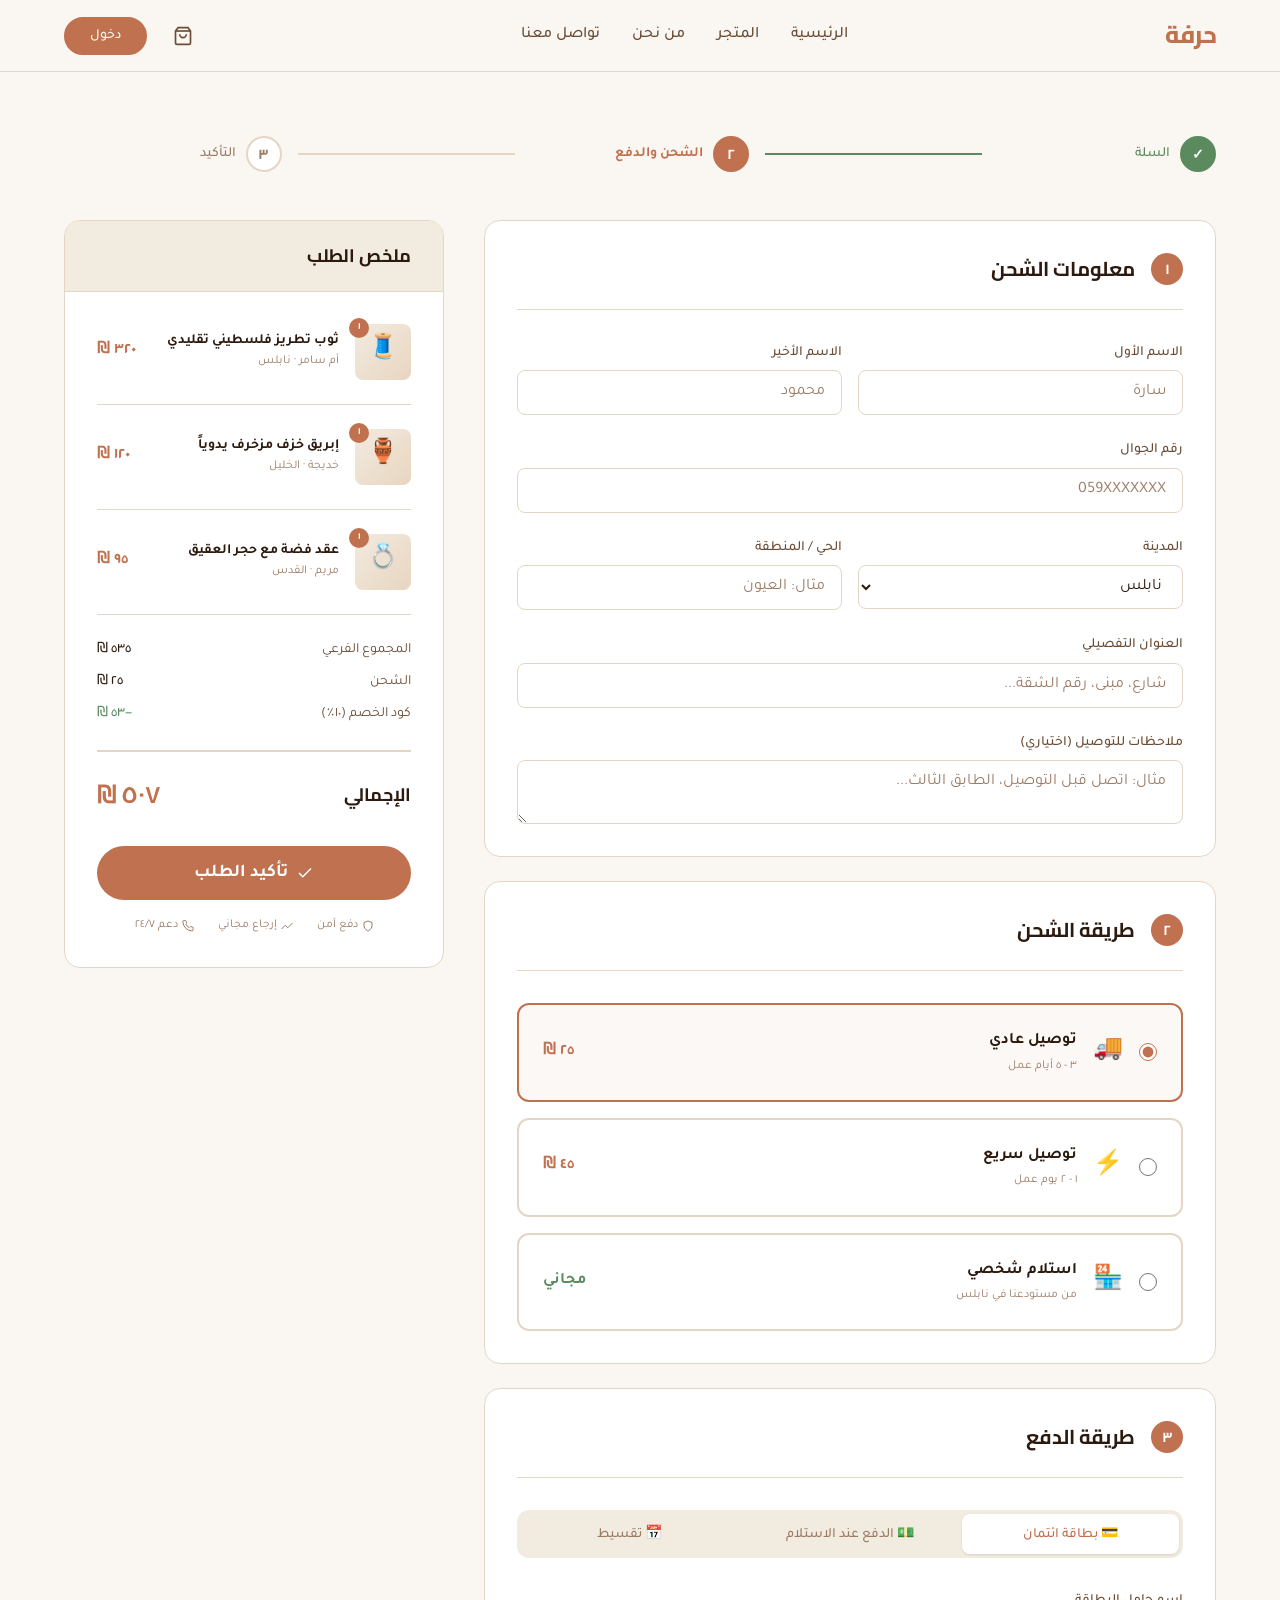
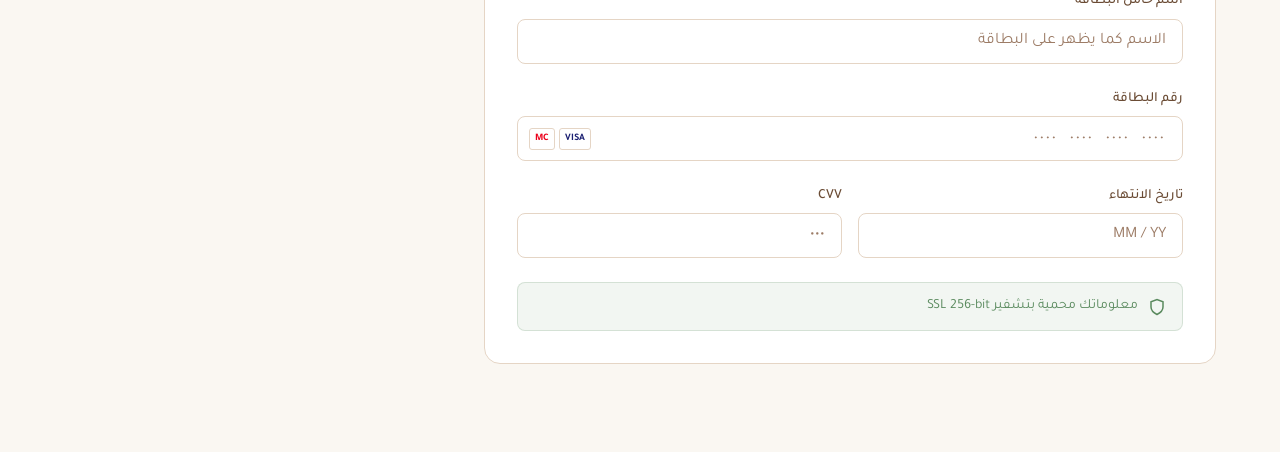
<file: HERFA-PROJ/pages/checkout.html>
<!DOCTYPE html>
<html lang="ar" dir="rtl">
<head>
  <meta charset="UTF-8" />
  <meta name="viewport" content="width=device-width, initial-scale=1.0" />
  <title>إتمام الشراء - حرفة</title>
  <link rel="preconnect" href="https://fonts.googleapis.com" />
  <link rel="preconnect" href="https://fonts.gstatic.com" crossorigin />
  <link href="https://fonts.googleapis.com/css2?family=Tajawal:wght@300;400;500;700;800&family=Cairo:wght@300;400;600;700;800&display=swap" rel="stylesheet" />
  <link rel="stylesheet" href="../css/style.css" />
  <style>

    .checkout-page { padding-block: var(--space-8); }

    /* Steps */
    .cart-steps {
      display: flex;
      align-items: center;
      margin-bottom: var(--space-8);
    }
    .cart-step { display: flex; align-items: center; gap: 10px; flex: 1; }
    .cart-step__num {
      width: 36px; height: 36px;
      border-radius: var(--radius-full);
      display: flex; align-items: center; justify-content: center;
      font-family: var(--font-display); font-size: var(--text-sm); font-weight: var(--fw-bold);
      flex-shrink: 0;
      border: 2px solid var(--color-border);
      background: var(--color-surface); color: var(--color-text-muted);
    }
    .cart-step__num.done { background: var(--color-success); border-color: var(--color-success); color: white; }
    .cart-step__num.active { background: var(--color-primary); border-color: var(--color-primary); color: white; }
    .cart-step__label { font-size: var(--text-sm); font-weight: var(--fw-medium); color: var(--color-text-muted); }
    .cart-step__label.active { color: var(--color-primary); font-weight: var(--fw-semibold); }
    .cart-step__label.done { color: var(--color-success); }
    .cart-step__line { flex: 1; height: 2px; background: var(--color-border); margin-inline: var(--space-2); }
    .cart-step__line.done { background: var(--color-success); }

    /* Layout */
    .checkout-layout {
      display: grid;
      grid-template-columns: 1fr 380px;
      gap: var(--space-5);
      align-items: start;
    }

    /* Section cards */
    .checkout-section {
      background: var(--color-surface);
      border: 1px solid var(--color-border);
      border-radius: var(--radius-xl);
      padding: var(--space-4);
      margin-bottom: var(--space-3);
    }
    .checkout-section__header {
      display: flex;
      align-items: center;
      gap: var(--space-2);
      margin-bottom: var(--space-4);
      padding-bottom: var(--space-3);
      border-bottom: 1px solid var(--color-border);
    }
    .checkout-section__num {
      width: 32px; height: 32px;
      border-radius: var(--radius-full);
      background: var(--color-primary);
      color: white;
      display: flex; align-items: center; justify-content: center;
      font-family: var(--font-display);
      font-size: var(--text-sm);
      font-weight: var(--fw-bold);
      flex-shrink: 0;
    }
    .checkout-section__title {
      font-family: var(--font-display);
      font-size: var(--text-xl);
      font-weight: var(--fw-bold);
    }

    .form-grid-2 {
      display: grid;
      grid-template-columns: 1fr 1fr;
      gap: var(--space-2);
    }
    .form-group { display: flex; flex-direction: column; gap: 6px; }
    .form-label { font-size: var(--text-sm); font-weight: var(--fw-medium); color: var(--color-text-secondary); }
    .form-input, .form-select {
      padding: 12px 16px;
      border: 1.5px solid var(--color-border);
      border-radius: var(--radius-md);
      font-family: var(--font-body);
      font-size: var(--text-base);
      color: var(--color-text-primary);
      background: var(--color-surface);
      direction: rtl;
      transition: border-color var(--transition-fast), box-shadow var(--transition-fast);
      width: 100%;
    }
    .form-input:focus, .form-select:focus {
      outline: none;
      border-color: var(--color-primary);
      box-shadow: 0 0 0 3px rgba(192,113,79,0.12);
    }
    .form-input.valid { border-color: var(--color-success); }
    .form-input.error { border-color: var(--color-error); }
    .form-error { font-size: var(--text-xs); color: var(--color-error); display: none; }
    .form-error.visible { display: block; }

    /* Shipping method */
    .shipping-options {
      display: flex;
      flex-direction: column;
      gap: var(--space-2);
    }
    .shipping-option {
      display: flex;
      align-items: center;
      gap: var(--space-2);
      padding: var(--space-3);
      border: 2px solid var(--color-border);
      border-radius: var(--radius-lg);
      cursor: pointer;
      transition: all var(--transition-fast);
    }
    .shipping-option:hover { border-color: var(--color-primary-light); }
    .shipping-option.selected {
      border-color: var(--color-primary);
      background: rgba(192,113,79,0.05);
    }
    .shipping-option input[type="radio"] {
      accent-color: var(--color-primary);
      width: 18px; height: 18px;
      flex-shrink: 0;
    }
    .shipping-option__icon { font-size: 24px; flex-shrink: 0; }
    .shipping-option__info { flex: 1; }
    .shipping-option__name {
      font-weight: var(--fw-semibold);
      font-size: var(--text-base);
      margin-bottom: 2px;
    }
    .shipping-option__desc { font-size: var(--text-xs); color: var(--color-text-muted); }
    .shipping-option__price {
      font-weight: var(--fw-bold);
      color: var(--color-primary);
      font-size: var(--text-base);
    }
    .shipping-option__price.free { color: var(--color-success); }

    /* Payment methods */
    .payment-tabs {
      display: flex;
      gap: 4px;
      background: var(--color-bg-alt);
      border-radius: var(--radius-lg);
      padding: 4px;
      margin-bottom: var(--space-4);
    }
    .payment-tab {
      flex: 1;
      padding: 10px 8px;
      border-radius: var(--radius-md);
      border: none;
      background: none;
      font-family: var(--font-body);
      font-size: var(--text-sm);
      font-weight: var(--fw-medium);
      color: var(--color-text-muted);
      cursor: pointer;
      transition: all var(--transition-fast);
      display: flex;
      align-items: center;
      justify-content: center;
      gap: 6px;
    }
    .payment-tab.active {
      background: var(--color-surface);
      color: var(--color-primary);
      box-shadow: var(--shadow-sm);
    }

    .payment-form { display: none; }
    .payment-form.active { display: block; }

    /* Card input */
    .card-number-wrap {
      position: relative;
    }
    .card-number-wrap .form-input { padding-left: 56px; letter-spacing: 2px; }
    .card-brand-icons {
      position: absolute;
      left: 12px;
      top: 50%;
      transform: translateY(-50%);
      display: flex;
      gap: 4px;
    }
    .card-brand {
      font-size: 10px;
      font-weight: var(--fw-bold);
      padding: 2px 5px;
      border-radius: 3px;
      border: 1px solid var(--color-border);
      color: var(--color-text-muted);
    }
    .card-brand.visa { color: #1A1F71; }
    .card-brand.mc { color: #EB001B; }

    /* Cash option */
    .cash-info {
      background: var(--color-bg-alt);
      border-radius: var(--radius-lg);
      padding: var(--space-3);
      display: flex;
      gap: var(--space-2);
    }
    .cash-info__icon { font-size: 32px; flex-shrink: 0; }
    .cash-info__text h4 {
      font-family: var(--font-display);
      font-weight: var(--fw-semibold);
      margin-bottom: 4px;
    }
    .cash-info__text p { font-size: var(--text-sm); color: var(--color-text-secondary); line-height: var(--lh-loose); }

    /* Installments */
    .installment-options {
      display: grid;
      grid-template-columns: repeat(3, 1fr);
      gap: var(--space-2);
    }
    .installment-card {
      border: 2px solid var(--color-border);
      border-radius: var(--radius-lg);
      padding: var(--space-2);
      text-align: center;
      cursor: pointer;
      transition: all var(--transition-fast);
    }
    .installment-card:hover { border-color: var(--color-primary-light); }
    .installment-card.selected { border-color: var(--color-primary); background: rgba(192,113,79,0.05); }
    .installment-card__num { font-family: var(--font-display); font-size: var(--text-2xl); font-weight: var(--fw-bold); color: var(--color-primary); }
    .installment-card__label { font-size: var(--text-xs); color: var(--color-text-muted); margin-bottom: 4px; }
    .installment-card__amount { font-size: var(--text-sm); font-weight: var(--fw-semibold); }

    /* Order summary sidebar */
    .order-sidebar {
      background: var(--color-surface);
      border: 1px solid var(--color-border);
      border-radius: var(--radius-xl);
      overflow: hidden;
      position: sticky;
      top: 90px;
    }
    .order-sidebar__header {
      background: var(--color-bg-alt);
      padding: var(--space-3) var(--space-4);
      border-bottom: 1px solid var(--color-border);
    }
    .order-sidebar__title {
      font-family: var(--font-display);
      font-size: var(--text-lg);
      font-weight: var(--fw-bold);
    }
    .order-sidebar__body { padding: var(--space-4); }

    .order-item {
      display: flex;
      align-items: center;
      gap: var(--space-2);
      margin-bottom: var(--space-3);
      padding-bottom: var(--space-3);
      border-bottom: 1px solid var(--color-border);
    }
    .order-item:last-of-type { border-bottom: none; }
    .order-item__img {
      width: 56px; height: 56px;
      border-radius: var(--radius-md);
      background: linear-gradient(135deg, var(--color-bg-alt), #E8D5C0);
      display: flex; align-items: center; justify-content: center;
      font-size: 24px;
      flex-shrink: 0;
      position: relative;
    }
    .order-item__qty {
      position: absolute;
      top: -6px; left: -6px;
      width: 20px; height: 20px;
      background: var(--color-primary);
      color: white;
      border-radius: var(--radius-full);
      font-size: 10px;
      font-weight: var(--fw-bold);
      display: flex; align-items: center; justify-content: center;
    }
    .order-item__info { flex: 1; }
    .order-item__name { font-size: var(--text-sm); font-weight: var(--fw-semibold); line-height: var(--lh-snug); }
    .order-item__artisan { font-size: var(--text-xs); color: var(--color-text-muted); }
    .order-item__price { font-weight: var(--fw-bold); color: var(--color-primary); font-size: var(--text-base); }

    .summary-rows { margin-top: var(--space-3); }
    .summary-row { display: flex; justify-content: space-between; font-size: var(--text-sm); margin-bottom: 10px; }
    .summary-row__label { color: var(--color-text-secondary); }
    .summary-row__value { font-weight: var(--fw-medium); }
    .summary-row__value.free { color: var(--color-success); }
    .summary-row__value.discount { color: var(--color-success); }

    .summary-total-row {
      display: flex;
      justify-content: space-between;
      align-items: center;
      margin-top: var(--space-3);
      padding-top: var(--space-3);
      border-top: 2px solid var(--color-border);
    }
    .summary-total-row__label {
      font-family: var(--font-display);
      font-size: var(--text-lg);
      font-weight: var(--fw-bold);
    }
    .summary-total-row__value {
      font-family: var(--font-display);
      font-size: var(--text-2xl);
      font-weight: var(--fw-bold);
      color: var(--color-primary);
    }

    .place-order-btn {
      width: 100%;
      padding: 16px;
      background: var(--color-primary);
      color: white;
      border: none;
      border-radius: var(--radius-full);
      font-family: var(--font-body);
      font-size: var(--text-lg);
      font-weight: var(--fw-semibold);
      cursor: pointer;
      transition: all var(--transition-normal);
      margin-top: var(--space-4);
      display: flex;
      align-items: center;
      justify-content: center;
      gap: var(--space-1);
    }
    .place-order-btn:hover {
      background: var(--color-primary-dark);
      transform: translateY(-1px);
      box-shadow: 0 6px 20px rgba(192,113,79,0.35);
    }

    .secure-badges {
      display: flex;
      justify-content: center;
      gap: var(--space-3);
      margin-top: var(--space-2);
      flex-wrap: wrap;
    }
    .secure-badge {
      display: flex;
      align-items: center;
      gap: 4px;
      font-size: var(--text-xs);
      color: var(--color-text-muted);
    }

    /* Success overlay */
    .success-overlay {
      display: none;
      position: fixed;
      inset: 0;
      background: rgba(44,26,14,0.6);
      z-index: var(--z-modal);
      align-items: center;
      justify-content: center;
      backdrop-filter: blur(4px);
    }
    .success-overlay.visible { display: flex; }
    .success-modal {
      background: var(--color-surface);
      border-radius: var(--radius-2xl);
      padding: var(--space-8) var(--space-6);
      max-width: 460px;
      width: 90%;
      text-align: center;
      animation: popIn 0.4s ease;
    }
    @keyframes popIn {
      from { transform: scale(0.8); opacity: 0; }
      to   { transform: scale(1);   opacity: 1; }
    }
    .success-modal__icon { font-size: 72px; margin-bottom: var(--space-3); }
    .success-modal__title {
      font-family: var(--font-display);
      font-size: var(--text-3xl);
      font-weight: var(--fw-bold);
      margin-bottom: var(--space-2);
    }
    .success-modal__order {
      font-size: var(--text-sm);
      color: var(--color-text-muted);
      margin-bottom: var(--space-2);
    }
    .success-modal__order span {
      font-weight: var(--fw-bold);
      color: var(--color-primary);
    }
    .success-modal__msg {
      color: var(--color-text-secondary);
      line-height: var(--lh-loose);
      margin-bottom: var(--space-5);
    }
    .success-modal__steps {
      display: flex;
      justify-content: center;
      gap: var(--space-3);
      margin-bottom: var(--space-5);
    }
    .success-step {
      display: flex;
      flex-direction: column;
      align-items: center;
      gap: 6px;
      font-size: var(--text-xs);
      color: var(--color-text-muted);
    }
    .success-step__icon {
      width: 44px; height: 44px;
      border-radius: var(--radius-full);
      background: rgba(192,113,79,0.1);
      display: flex; align-items: center; justify-content: center;
      font-size: 20px;
    }
    .success-modal__actions { display: flex; gap: var(--space-2); justify-content: center; }

    @media (max-width: 1024px) {
      .checkout-layout { grid-template-columns: 1fr; }
      .order-sidebar { position: static; }
    }
    @media (max-width: 768px) {
      .form-grid-2 { grid-template-columns: 1fr; }
      .installment-options { grid-template-columns: 1fr; }
      .cart-steps .cart-step__label { display: none; }
    }
  </style>
</head>
<body>

  <!-- NAVBAR -->
  <header class="navbar">
    <div class="navbar__inner">
      <a href="../index.html" class="navbar__logo">حرفة</a>
      <nav class="navbar__nav">
        <a href="../index.html" class="navbar__link">الرئيسية</a>
        <a href="shop.html"     class="navbar__link">المتجر</a>
        <a href="about.html"    class="navbar__link">من نحن</a>
        <a href="contact.html"  class="navbar__link">تواصل معنا</a>
      </nav>
      <div class="navbar__actions">
        <a href="cart.html" class="navbar__icon-btn" style="position:relative" aria-label="السلة">
          <svg width="20" height="20" viewBox="0 0 24 24" fill="none" stroke="currentColor" stroke-width="2"><path d="M6 2L3 6v14a2 2 0 0 0 2 2h14a2 2 0 0 0 2-2V6l-3-4z"/><line x1="3" y1="6" x2="21" y2="6"/><path d="M16 10a4 4 0 0 1-8 0"/></svg>
          <span class="navbar__badge">٣</span>
        </a>
        <a href="login.html" class="btn btn--primary btn--sm">دخول</a>
      </div>
    </div>
  </header>

  <main class="checkout-page">
    <div class="container">

      <!-- Steps -->
      <div class="cart-steps" style="margin-bottom: var(--space-6);">
        <div class="cart-step">
          <div class="cart-step__num done">✓</div>
          <span class="cart-step__label done">السلة</span>
        </div>
        <div class="cart-step__line done"></div>
        <div class="cart-step">
          <div class="cart-step__num active">٢</div>
          <span class="cart-step__label active">الشحن والدفع</span>
        </div>
        <div class="cart-step__line"></div>
        <div class="cart-step">
          <div class="cart-step__num">٣</div>
          <span class="cart-step__label">التأكيد</span>
        </div>
      </div>

      <div class="checkout-layout">

        <!-- LEFT: Forms -->
        <div>

          <!-- 1. Shipping Info -->
          <div class="checkout-section">
            <div class="checkout-section__header">
              <div class="checkout-section__num">١</div>
              <h2 class="checkout-section__title">معلومات الشحن</h2>
            </div>

            <div style="display:flex; flex-direction:column; gap: var(--space-3);">
              <div class="form-grid-2">
                <div class="form-group">
                  <label class="form-label">الاسم الأول</label>
                  <input type="text" class="form-input" placeholder="سارة" />
                </div>
                <div class="form-group">
                  <label class="form-label">الاسم الأخير</label>
                  <input type="text" class="form-input" placeholder="محمود" />
                </div>
              </div>

              <div class="form-group">
                <label class="form-label">رقم الجوال</label>
                <input type="tel" class="form-input" placeholder="059XXXXXXX" />
              </div>

              <div class="form-grid-2">
                <div class="form-group">
                  <label class="form-label">المدينة</label>
                  <select class="form-select">
                    <option>نابلس</option>
                    <option>الخليل</option>
                    <option>بيت لحم</option>
                    <option>القدس</option>
                    <option>رام الله</option>
                    <option>جنين</option>
                    <option>طولكرم</option>
                    <option>أريحا</option>
                  </select>
                </div>
                <div class="form-group">
                  <label class="form-label">الحي / المنطقة</label>
                  <input type="text" class="form-input" placeholder="مثال: العيون" />
                </div>
              </div>

              <div class="form-group">
                <label class="form-label">العنوان التفصيلي</label>
                <input type="text" class="form-input" placeholder="شارع، مبنى، رقم الشقة..." />
              </div>

              <div class="form-group">
                <label class="form-label">ملاحظات للتوصيل (اختياري)</label>
                <textarea class="form-input" rows="2" placeholder="مثال: اتصل قبل التوصيل، الطابق الثالث..." style="resize:vertical;"></textarea>
              </div>
            </div>
          </div>

          <!-- 2. Shipping Method -->
          <div class="checkout-section">
            <div class="checkout-section__header">
              <div class="checkout-section__num">٢</div>
              <h2 class="checkout-section__title">طريقة الشحن</h2>
            </div>

            <div class="shipping-options">
              <label class="shipping-option selected" onclick="selectShipping(this, 25)">
                <input type="radio" name="shipping" checked />
                <span class="shipping-option__icon">🚚</span>
                <div class="shipping-option__info">
                  <p class="shipping-option__name">توصيل عادي</p>
                  <p class="shipping-option__desc">٣ - ٥ أيام عمل</p>
                </div>
                <span class="shipping-option__price">٢٥ ₪</span>
              </label>

              <label class="shipping-option" onclick="selectShipping(this, 45)">
                <input type="radio" name="shipping" />
                <span class="shipping-option__icon">⚡</span>
                <div class="shipping-option__info">
                  <p class="shipping-option__name">توصيل سريع</p>
                  <p class="shipping-option__desc">١ - ٢ يوم عمل</p>
                </div>
                <span class="shipping-option__price">٤٥ ₪</span>
              </label>

              <label class="shipping-option" onclick="selectShipping(this, 0)">
                <input type="radio" name="shipping" />
                <span class="shipping-option__icon">🏪</span>
                <div class="shipping-option__info">
                  <p class="shipping-option__name">استلام شخصي</p>
                  <p class="shipping-option__desc">من مستودعنا في نابلس</p>
                </div>
                <span class="shipping-option__price free">مجاني</span>
              </label>
            </div>
          </div>

          <!-- 3. Payment -->
          <div class="checkout-section">
            <div class="checkout-section__header">
              <div class="checkout-section__num">٣</div>
              <h2 class="checkout-section__title">طريقة الدفع</h2>
            </div>

            <div class="payment-tabs">
              <button class="payment-tab active" onclick="switchPayment('card', this)">
                💳 بطاقة ائتمان
              </button>
              <button class="payment-tab" onclick="switchPayment('cash', this)">
                💵 الدفع عند الاستلام
              </button>
              <button class="payment-tab" onclick="switchPayment('installment', this)">
                📅 تقسيط
              </button>
            </div>

            <!-- Card payment -->
            <div class="payment-form active" id="cardForm">
              <div style="display:flex; flex-direction:column; gap: var(--space-3);">
                <div class="form-group">
                  <label class="form-label">اسم حامل البطاقة</label>
                  <input type="text" class="form-input" placeholder="الاسم كما يظهر على البطاقة" />
                </div>
                <div class="form-group">
                  <label class="form-label">رقم البطاقة</label>
                  <div class="card-number-wrap">
                    <input type="text" class="form-input" placeholder="٠٠٠٠  ٠٠٠٠  ٠٠٠٠  ٠٠٠٠" maxlength="19" oninput="formatCard(this)" />
                    <div class="card-brand-icons">
                      <span class="card-brand visa">VISA</span>
                      <span class="card-brand mc">MC</span>
                    </div>
                  </div>
                </div>
                <div class="form-grid-2">
                  <div class="form-group">
                    <label class="form-label">تاريخ الانتهاء</label>
                    <input type="text" class="form-input" placeholder="MM / YY" maxlength="7" oninput="formatExpiry(this)" />
                  </div>
                  <div class="form-group">
                    <label class="form-label">CVV</label>
                    <input type="text" class="form-input" placeholder="•••" maxlength="3" />
                  </div>
                </div>
                <div style="background: rgba(90,138,94,0.08); border: 1px solid rgba(90,138,94,0.2); border-radius: var(--radius-md); padding: 12px 16px; display:flex; align-items:center; gap:10px;">
                  <svg width="18" height="18" viewBox="0 0 24 24" fill="none" stroke="#5A8A5E" stroke-width="2"><path d="M12 22s8-4 8-10V5l-8-3-8 3v7c0 6 8 10 8 10z"/></svg>
                  <p style="font-size: var(--text-sm); color: #5A8A5E;">معلوماتك محمية بتشفير SSL 256-bit</p>
                </div>
              </div>
            </div>

            <!-- Cash payment -->
            <div class="payment-form" id="cashForm">
              <div class="cash-info">
                <div class="cash-info__icon">💵</div>
                <div class="cash-info__text">
                  <h4>الدفع عند الاستلام</h4>
                  <p>ادفعي نقداً لمندوب التوصيل عند استلام طلبك. المبلغ المطلوب: <strong>٥٨٥ ₪</strong> (شامل الشحن)</p>
                </div>
              </div>
              <div style="margin-top: var(--space-3); padding: var(--space-3); background: var(--color-bg-alt); border-radius: var(--radius-lg);">
                <p style="font-size: var(--text-sm); color: var(--color-text-secondary); line-height: var(--lh-loose);">
                  📌 يرجى تحضير المبلغ بالكامل عند التسليم<br/>
                  📌 سيتصل بك مندوب التوصيل قبل الوصول<br/>
                  📌 يمكنك إلغاء الطلب خلال ٢٤ ساعة مجاناً
                </p>
              </div>
            </div>

            <!-- Installment payment -->
            <div class="payment-form" id="installmentForm">
              <p style="font-size: var(--text-sm); color: var(--color-text-secondary); margin-bottom: var(--space-3);">اختاري عدد الأقساط المناسب لك</p>
              <div class="installment-options">
                <div class="installment-card selected" onclick="selectInstallment(this)">
                  <div class="installment-card__num">٣</div>
                  <div class="installment-card__label">أقساط</div>
                  <div class="installment-card__amount">١٩٥ ₪ / شهر</div>
                </div>
                <div class="installment-card" onclick="selectInstallment(this)">
                  <div class="installment-card__num">٦</div>
                  <div class="installment-card__label">أقساط</div>
                  <div class="installment-card__amount">٩٨ ₪ / شهر</div>
                </div>
                <div class="installment-card" onclick="selectInstallment(this)">
                  <div class="installment-card__num">١٢</div>
                  <div class="installment-card__label">قسطاً</div>
                  <div class="installment-card__amount">٥٢ ₪ / شهر</div>
                </div>
              </div>
              <p style="font-size: var(--text-xs); color: var(--color-text-muted); margin-top: var(--space-2);">* التقسيط متاح بدون فوائد عبر بطاقات ائتمان مختارة</p>
            </div>
          </div>

        </div>

        <!-- RIGHT: Order Summary -->
        <div class="order-sidebar">
          <div class="order-sidebar__header">
            <h2 class="order-sidebar__title">ملخص الطلب</h2>
          </div>
          <div class="order-sidebar__body">

            <!-- Items -->
            <div class="order-item">
              <div class="order-item__img">
                🧵
                <span class="order-item__qty">١</span>
              </div>
              <div class="order-item__info">
                <p class="order-item__name">ثوب تطريز فلسطيني تقليدي</p>
                <p class="order-item__artisan">أم سامر · نابلس</p>
              </div>
              <p class="order-item__price">٣٢٠ ₪</p>
            </div>

            <div class="order-item">
              <div class="order-item__img">
                🏺
                <span class="order-item__qty">١</span>
              </div>
              <div class="order-item__info">
                <p class="order-item__name">إبريق خزف مزخرف يدوياً</p>
                <p class="order-item__artisan">خديجة · الخليل</p>
              </div>
              <p class="order-item__price">١٢٠ ₪</p>
            </div>

            <div class="order-item">
              <div class="order-item__img">
                💍
                <span class="order-item__qty">١</span>
              </div>
              <div class="order-item__info">
                <p class="order-item__name">عقد فضة مع حجر العقيق</p>
                <p class="order-item__artisan">مريم · القدس</p>
              </div>
              <p class="order-item__price">٩٥ ₪</p>
            </div>

            <!-- Summary -->
            <div class="summary-rows">
              <div class="summary-row">
                <span class="summary-row__label">المجموع الفرعي</span>
                <span class="summary-row__value">٥٣٥ ₪</span>
              </div>
              <div class="summary-row">
                <span class="summary-row__label">الشحن</span>
                <span class="summary-row__value" id="shippingCost">٢٥ ₪</span>
              </div>
              <div class="summary-row">
                <span class="summary-row__label">كود الخصم (١٠٪)</span>
                <span class="summary-row__value discount">−٥٣ ₪</span>
              </div>
            </div>

            <div class="summary-total-row">
              <span class="summary-total-row__label">الإجمالي</span>
              <span class="summary-total-row__value" id="finalTotal">٥٠٧ ₪</span>
            </div>

            <button class="place-order-btn" onclick="placeOrder()">
              <svg width="18" height="18" viewBox="0 0 24 24" fill="none" stroke="currentColor" stroke-width="2"><polyline points="20 6 9 17 4 12"/></svg>
              تأكيد الطلب
            </button>

            <div class="secure-badges">
              <div class="secure-badge">
                <svg width="12" height="12" viewBox="0 0 24 24" fill="none" stroke="currentColor" stroke-width="2"><path d="M12 22s8-4 8-10V5l-8-3-8 3v7c0 6 8 10 8 10z"/></svg>
                دفع آمن
              </div>
              <div class="secure-badge">
                <svg width="12" height="12" viewBox="0 0 24 24" fill="none" stroke="currentColor" stroke-width="2"><polyline points="23 6 13.5 15.5 8.5 10.5 1 18"/></svg>
                إرجاع مجاني
              </div>
              <div class="secure-badge">
                <svg width="12" height="12" viewBox="0 0 24 24" fill="none" stroke="currentColor" stroke-width="2"><path d="M22 16.92v3a2 2 0 0 1-2.18 2A19.79 19.79 0 0 1 1.61 3.41 2 2 0 0 1 3.6 1.22h3a2 2 0 0 1 2 1.72c.127.96.361 1.903.7 2.81a2 2 0 0 1-.45 2.11L7.91 8.96a16 16 0 0 0 6.13 6.13l1.32-1.32a2 2 0 0 1 2.11-.45c.907.339 1.85.573 2.81.7A2 2 0 0 1 22 16.92z"/></svg>
                دعم ٢٤/٧
              </div>
            </div>

          </div>
        </div>

      </div>
    </div>
  </main>

  <!-- Success Modal -->
  <div class="success-overlay" id="successOverlay">
    <div class="success-modal">
      <div class="success-modal__icon">🎉</div>
      <h2 class="success-modal__title">تم تأكيد طلبك!</h2>
      <p class="success-modal__order">رقم الطلب: <span>#HRF-٢٠٢٥-٠٠٤٧</span></p>
      <p class="success-modal__msg">
        شكراً لك! سيتم التواصل معك خلال ٢٤ ساعة لتأكيد موعد التوصيل.<br/>
        تم إرسال تفاصيل الطلب على بريدك الإلكتروني.
      </p>
      <div class="success-modal__steps">
        <div class="success-step">
          <div class="success-step__icon">✅</div>
          <span>تأكيد الطلب</span>
        </div>
        <div class="success-step">
          <div class="success-step__icon">📦</div>
          <span>التحضير</span>
        </div>
        <div class="success-step">
          <div class="success-step__icon">🚚</div>
          <span>التوصيل</span>
        </div>
        <div class="success-step">
          <div class="success-step__icon">🏠</div>
          <span>الاستلام</span>
        </div>
      </div>
      <div class="success-modal__actions">
        <a href="../index.html" class="btn btn--primary">العودة للرئيسية</a>
        <a href="shop.html" class="btn btn--secondary">متابعة التسوق</a>
      </div>
    </div>
  </div>

  <script src="../js/app.js"></script>
  <script>
    function switchPayment(type, btn) {
      document.querySelectorAll('.payment-tab').forEach(t => t.classList.remove('active'));
      document.querySelectorAll('.payment-form').forEach(f => f.classList.remove('active'));
      btn.classList.add('active');
      document.getElementById(type + 'Form').classList.add('active');
    }

    function selectShipping(el, cost) {
      document.querySelectorAll('.shipping-option').forEach(o => o.classList.remove('selected'));
      el.classList.add('selected');
      const costEl = document.getElementById('shippingCost');
      const totalEl = document.getElementById('finalTotal');
      costEl.textContent = cost === 0 ? 'مجاني' : cost + ' ₪';
      const base = 535 - 53; // after discount
      totalEl.textContent = (base + cost) + ' ₪';
    }

    function selectInstallment(el) {
      document.querySelectorAll('.installment-card').forEach(c => c.classList.remove('selected'));
      el.classList.add('selected');
    }

    function formatCard(input) {
      let val = input.value.replace(/\D/g, '').substring(0, 16);
      val = val.replace(/(.{4})/g, '$1  ').trim();
      input.value = val;
    }

    function formatExpiry(input) {
      let val = input.value.replace(/\D/g, '').substring(0, 4);
      if (val.length >= 2) val = val.substring(0,2) + ' / ' + val.substring(2);
      input.value = val;
    }

    function placeOrder() {
      document.getElementById('successOverlay').classList.add('visible');
      document.body.style.overflow = 'hidden';
    }
  </script>
</body>
</html>
</file>
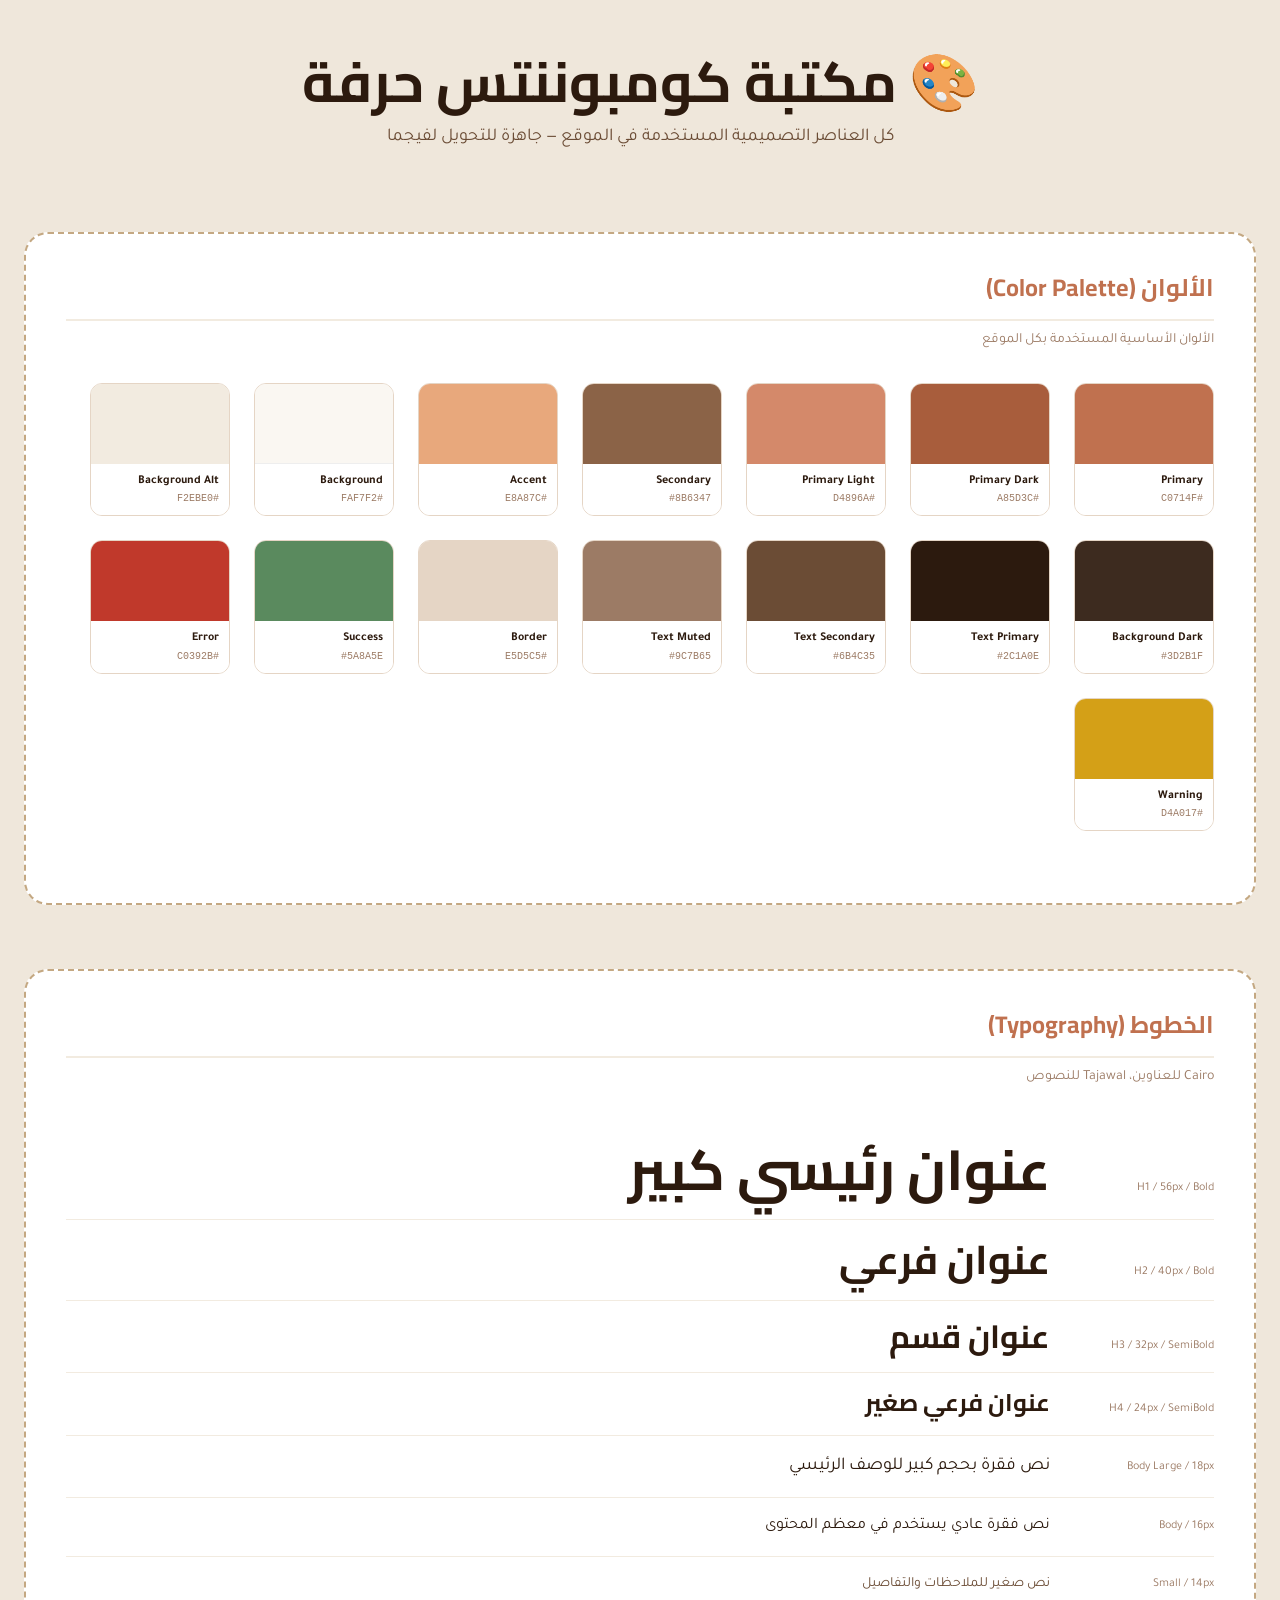
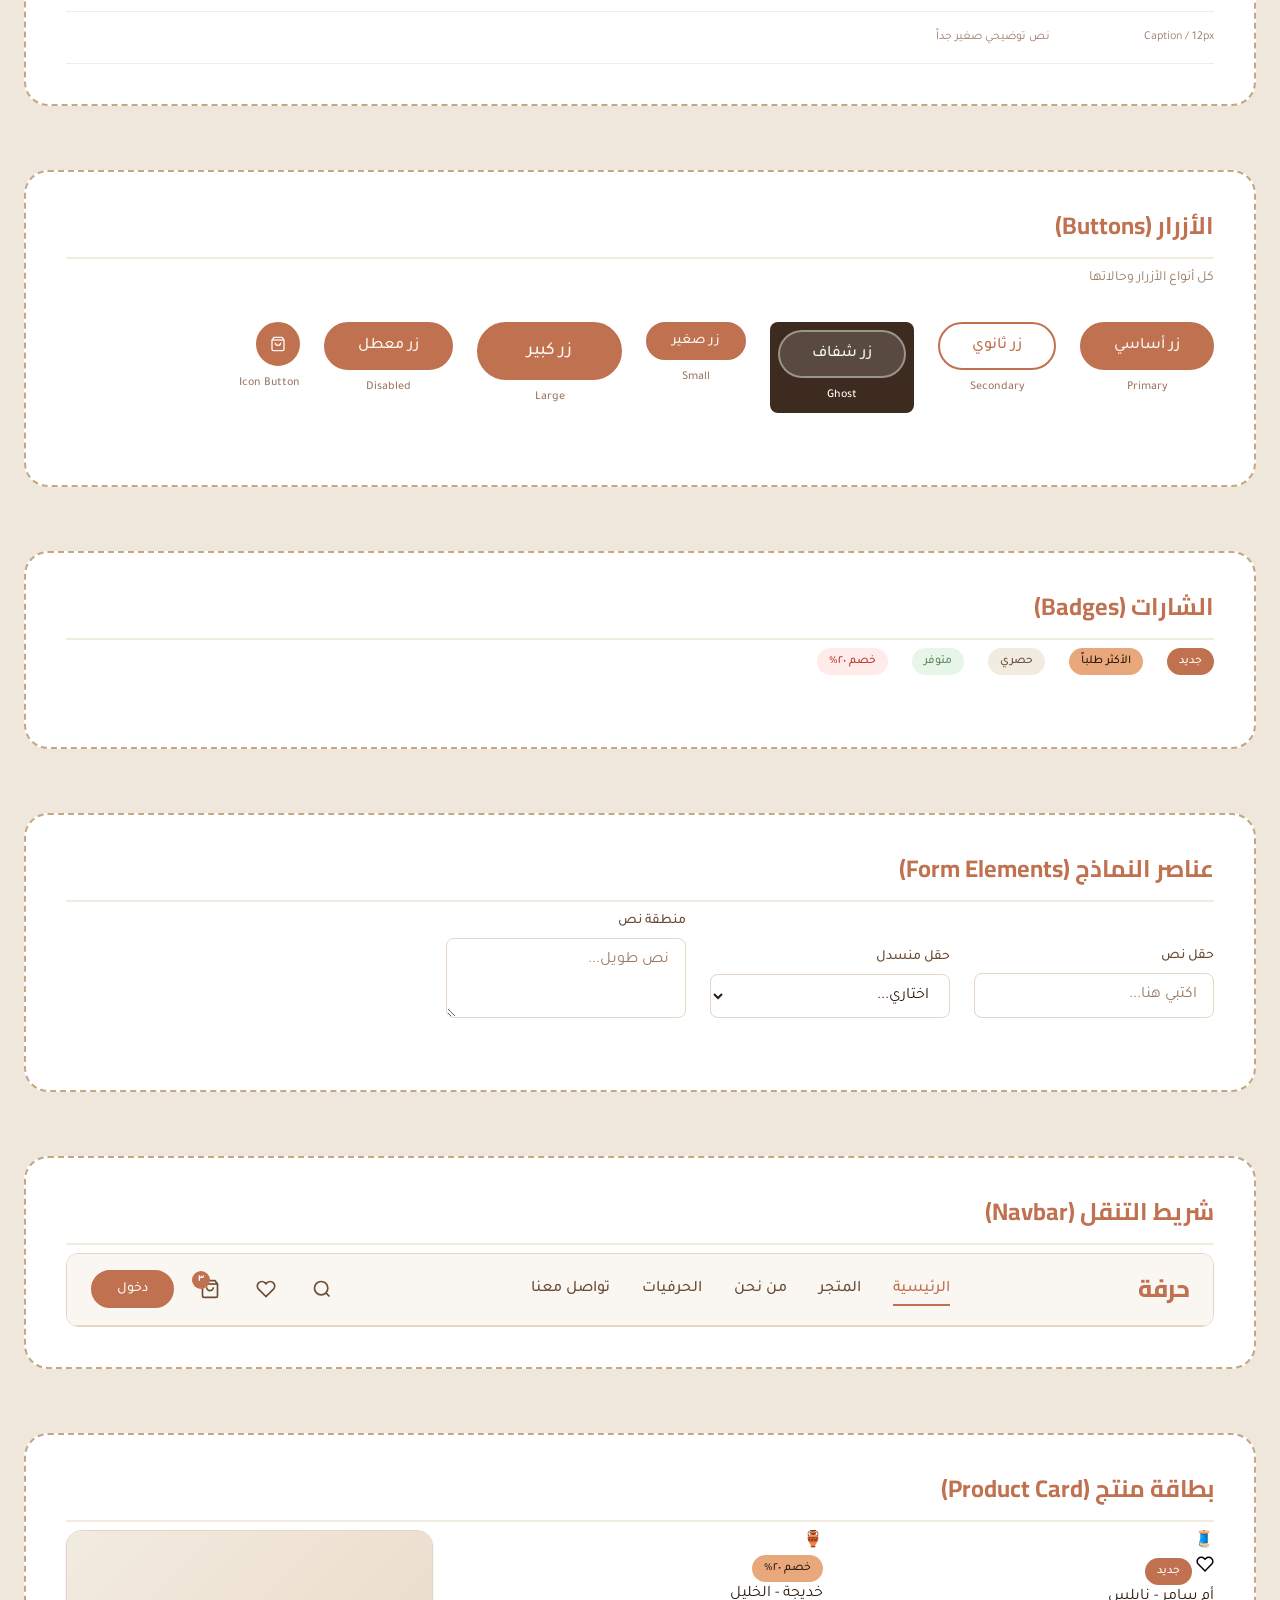
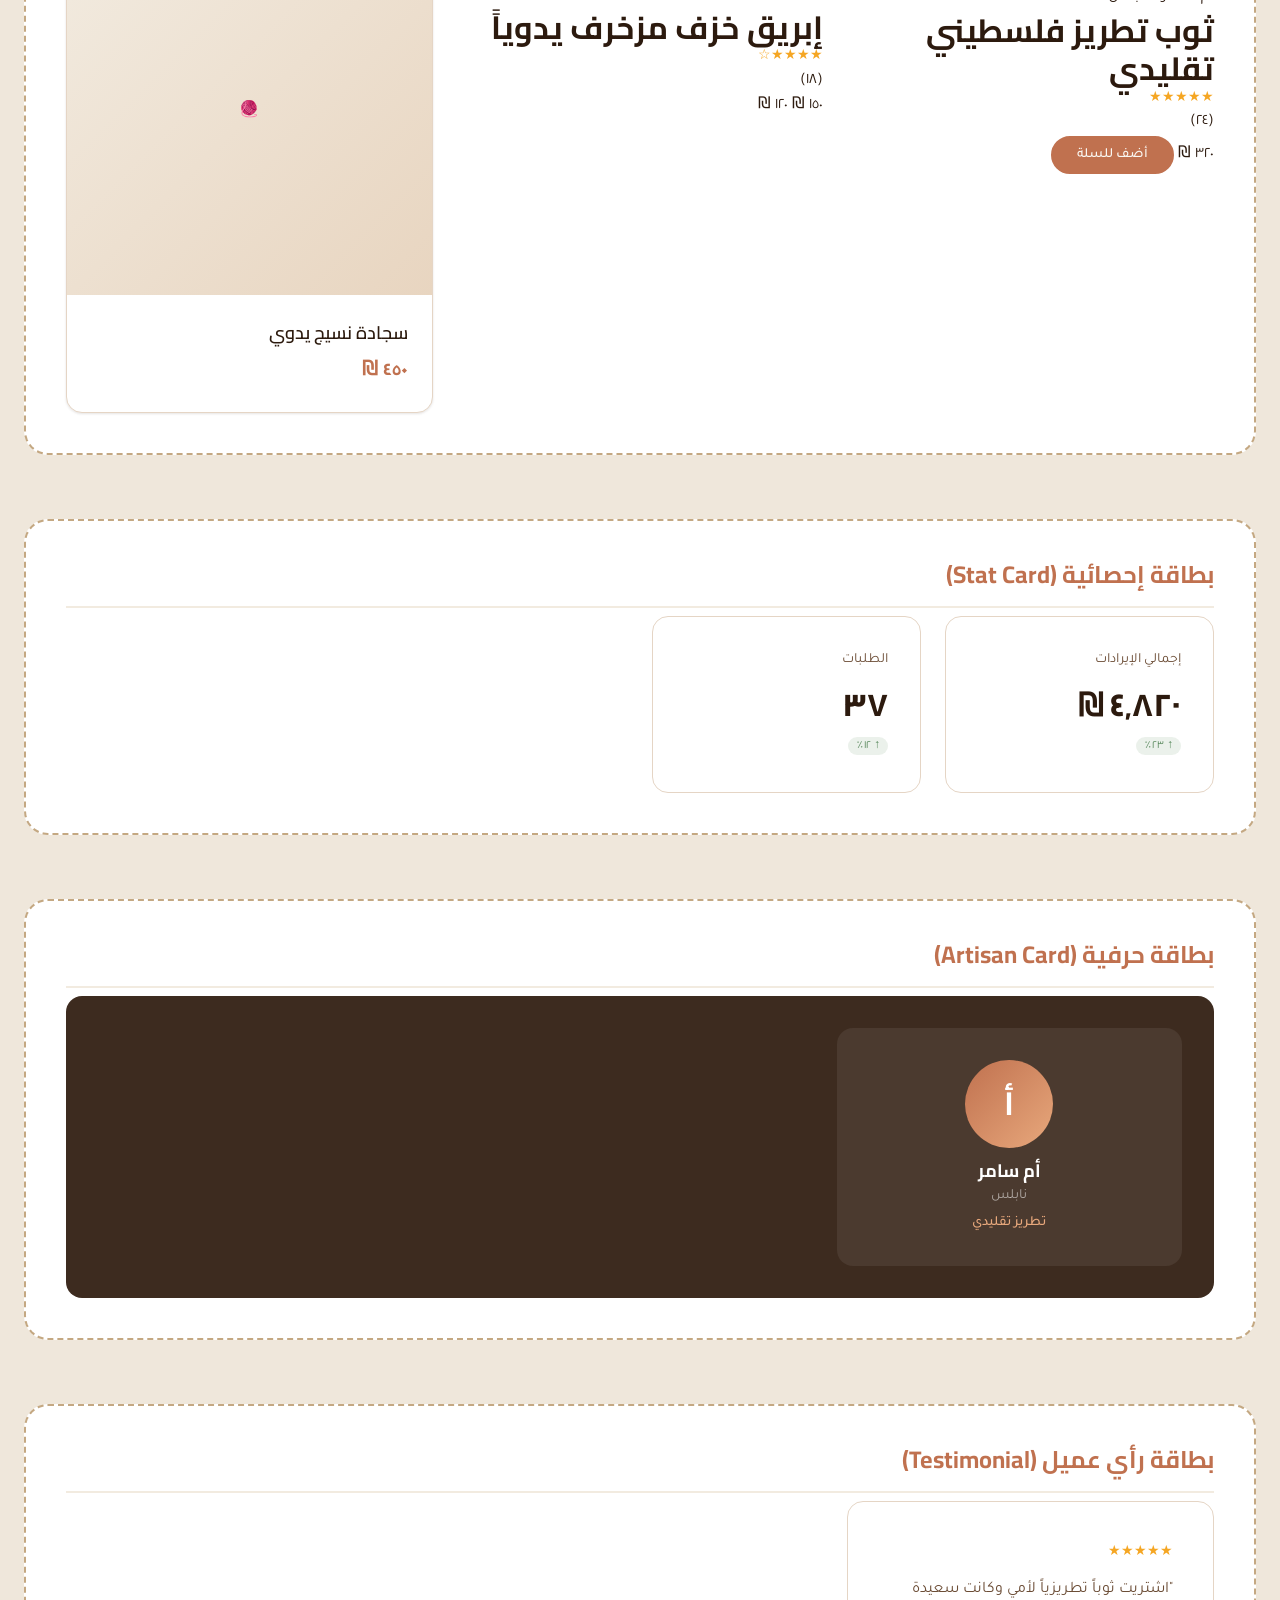
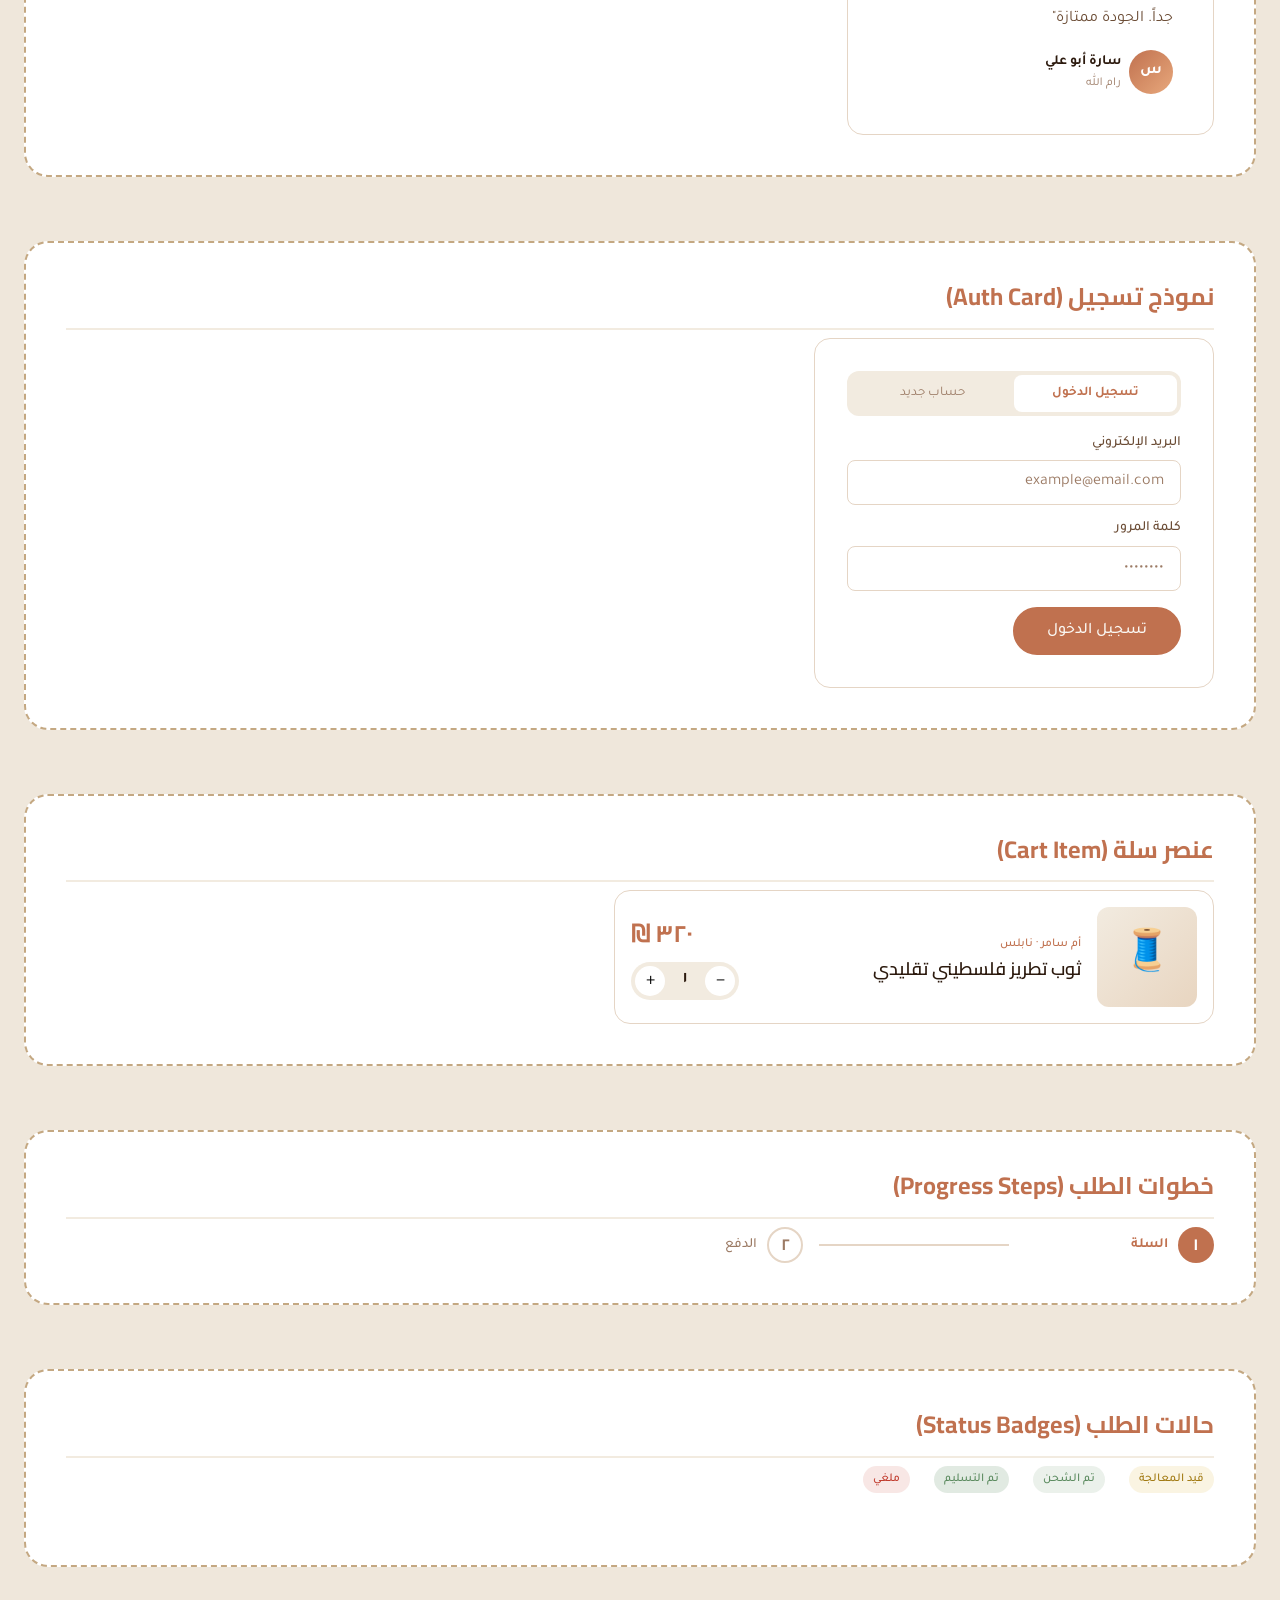
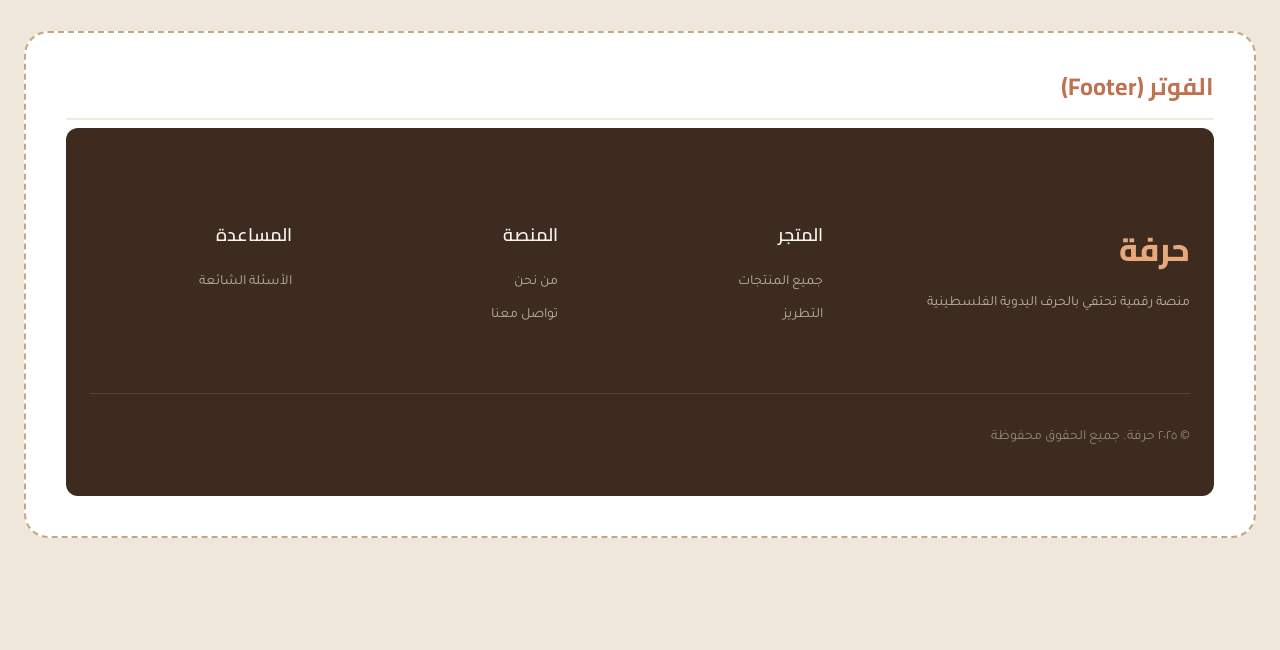
<file: HERFA-PROJ/pages/components-library.html>
<!DOCTYPE html>
<html lang="ar" dir="rtl">
<head>
  <meta charset="UTF-8" />
  <meta name="viewport" content="width=device-width, initial-scale=1.0" />
  <title>مكتبة الكومبوننتس - حرفة</title>
  <link rel="preconnect" href="https://fonts.googleapis.com" />
  <link rel="preconnect" href="https://fonts.gstatic.com" crossorigin />
  <link href="https://fonts.googleapis.com/css2?family=Tajawal:wght@300;400;500;700;800&family=Cairo:wght@300;400;600;700;800&display=swap" rel="stylesheet" />
  <link rel="stylesheet" href="../css/style.css" />
  <style>
    body { background: #EFE7DB; }

    .lib-wrap { max-width: 1300px; margin-inline: auto; padding: var(--space-6) var(--space-3); }

    .lib-header { text-align: center; margin-bottom: var(--space-10); }
    .lib-header h1 { font-size: var(--text-5xl); margin-bottom: 8px; }
    .lib-header p { color: var(--color-text-secondary); font-size: var(--text-lg); }

    .lib-section {
      background: var(--color-surface);
      border: 2px dashed var(--color-border-dark);
      border-radius: var(--radius-2xl);
      padding: var(--space-5);
      margin-bottom: var(--space-8);
    }
    .lib-section__title {
      font-family: var(--font-display);
      font-size: var(--text-2xl);
      font-weight: var(--fw-bold);
      color: var(--color-primary);
      margin-bottom: var(--space-1);
      padding-bottom: var(--space-2);
      border-bottom: 2px solid var(--color-bg-alt);
    }
    .lib-section__desc { color: var(--color-text-muted); font-size: var(--text-sm); margin-bottom: var(--space-4); }

    .lib-row {
      display: flex;
      flex-wrap: wrap;
      gap: var(--space-3);
      align-items: flex-start;
      margin-bottom: var(--space-4);
    }
    .lib-item {
      display: flex;
      flex-direction: column;
      gap: 8px;
    }
    .lib-item__label {
      font-size: var(--text-xs);
      color: var(--color-text-muted);
      font-weight: var(--fw-medium);
      text-align: center;
    }

    /* Color swatches for palette */
    .color-swatch {
      width: 140px;
      border-radius: var(--radius-lg);
      overflow: hidden;
      border: 1px solid var(--color-border);
    }
    .color-swatch__fill { height: 80px; }
    .color-swatch__info { padding: 8px 10px; background: var(--color-surface); }
    .color-swatch__name { font-size: var(--text-xs); font-weight: var(--fw-semibold); }
    .color-swatch__hex { font-size: 10px; color: var(--color-text-muted); font-family: monospace; }

    /* Typography samples */
    .type-sample { display: flex; align-items: baseline; gap: var(--space-3); padding: var(--space-2) 0; border-bottom: 1px solid var(--color-bg-alt); }
    .type-sample__label { width: 140px; font-size: var(--text-xs); color: var(--color-text-muted); flex-shrink: 0; }

    /* Grid wrap for cards */
    .lib-grid-3 { display: grid; grid-template-columns: repeat(3, 1fr); gap: var(--space-3); }
    .lib-grid-4 { display: grid; grid-template-columns: repeat(4, 1fr); gap: var(--space-3); }
  </style>
</head>
<body>

<div class="lib-wrap">

  <div class="lib-header">
    <h1>🎨 مكتبة كومبوننتس حرفة</h1>
    <p>كل العناصر التصميمية المستخدمة في الموقع — جاهزة للتحويل لفيجما</p>
  </div>

  <!-- ===== COLORS ===== -->
  <section class="lib-section">
    <h2 class="lib-section__title">الألوان (Color Palette)</h2>
    <p class="lib-section__desc">الألوان الأساسية المستخدمة بكل الموقع</p>
    <div class="lib-row">
      <div class="color-swatch"><div class="color-swatch__fill" style="background:#C0714F;"></div><div class="color-swatch__info"><p class="color-swatch__name">Primary</p><p class="color-swatch__hex">#C0714F</p></div></div>
      <div class="color-swatch"><div class="color-swatch__fill" style="background:#A85D3C;"></div><div class="color-swatch__info"><p class="color-swatch__name">Primary Dark</p><p class="color-swatch__hex">#A85D3C</p></div></div>
      <div class="color-swatch"><div class="color-swatch__fill" style="background:#D4896A;"></div><div class="color-swatch__info"><p class="color-swatch__name">Primary Light</p><p class="color-swatch__hex">#D4896A</p></div></div>
      <div class="color-swatch"><div class="color-swatch__fill" style="background:#8B6347;"></div><div class="color-swatch__info"><p class="color-swatch__name">Secondary</p><p class="color-swatch__hex">#8B6347</p></div></div>
      <div class="color-swatch"><div class="color-swatch__fill" style="background:#E8A87C;"></div><div class="color-swatch__info"><p class="color-swatch__name">Accent</p><p class="color-swatch__hex">#E8A87C</p></div></div>
      <div class="color-swatch"><div class="color-swatch__fill" style="background:#FAF7F2;border-bottom:1px solid #eee;"></div><div class="color-swatch__info"><p class="color-swatch__name">Background</p><p class="color-swatch__hex">#FAF7F2</p></div></div>
      <div class="color-swatch"><div class="color-swatch__fill" style="background:#F2EBE0;"></div><div class="color-swatch__info"><p class="color-swatch__name">Background Alt</p><p class="color-swatch__hex">#F2EBE0</p></div></div>
      <div class="color-swatch"><div class="color-swatch__fill" style="background:#3D2B1F;"></div><div class="color-swatch__info"><p class="color-swatch__name">Background Dark</p><p class="color-swatch__hex">#3D2B1F</p></div></div>
      <div class="color-swatch"><div class="color-swatch__fill" style="background:#2C1A0E;"></div><div class="color-swatch__info"><p class="color-swatch__name">Text Primary</p><p class="color-swatch__hex">#2C1A0E</p></div></div>
      <div class="color-swatch"><div class="color-swatch__fill" style="background:#6B4C35;"></div><div class="color-swatch__info"><p class="color-swatch__name">Text Secondary</p><p class="color-swatch__hex">#6B4C35</p></div></div>
      <div class="color-swatch"><div class="color-swatch__fill" style="background:#9C7B65;"></div><div class="color-swatch__info"><p class="color-swatch__name">Text Muted</p><p class="color-swatch__hex">#9C7B65</p></div></div>
      <div class="color-swatch"><div class="color-swatch__fill" style="background:#E5D5C5;"></div><div class="color-swatch__info"><p class="color-swatch__name">Border</p><p class="color-swatch__hex">#E5D5C5</p></div></div>
      <div class="color-swatch"><div class="color-swatch__fill" style="background:#5A8A5E;"></div><div class="color-swatch__info"><p class="color-swatch__name">Success</p><p class="color-swatch__hex">#5A8A5E</p></div></div>
      <div class="color-swatch"><div class="color-swatch__fill" style="background:#C0392B;"></div><div class="color-swatch__info"><p class="color-swatch__name">Error</p><p class="color-swatch__hex">#C0392B</p></div></div>
      <div class="color-swatch"><div class="color-swatch__fill" style="background:#D4A017;"></div><div class="color-swatch__info"><p class="color-swatch__name">Warning</p><p class="color-swatch__hex">#D4A017</p></div></div>
    </div>
  </section>

  <!-- ===== TYPOGRAPHY ===== -->
  <section class="lib-section">
    <h2 class="lib-section__title">الخطوط (Typography)</h2>
    <p class="lib-section__desc">Cairo للعناوين، Tajawal للنصوص</p>
    <div class="type-sample"><span class="type-sample__label">H1 / 56px / Bold</span><h1 style="margin:0;">عنوان رئيسي كبير</h1></div>
    <div class="type-sample"><span class="type-sample__label">H2 / 40px / Bold</span><h2 style="margin:0;">عنوان فرعي</h2></div>
    <div class="type-sample"><span class="type-sample__label">H3 / 32px / SemiBold</span><h3 style="margin:0;">عنوان قسم</h3></div>
    <div class="type-sample"><span class="type-sample__label">H4 / 24px / SemiBold</span><h4 style="margin:0;">عنوان فرعي صغير</h4></div>
    <div class="type-sample"><span class="type-sample__label">Body Large / 18px</span><p style="margin:0; font-size:18px;">نص فقرة بحجم كبير للوصف الرئيسي</p></div>
    <div class="type-sample"><span class="type-sample__label">Body / 16px</span><p style="margin:0; font-size:16px;">نص فقرة عادي يستخدم في معظم المحتوى</p></div>
    <div class="type-sample"><span class="type-sample__label">Small / 14px</span><p style="margin:0; font-size:14px; color:var(--color-text-secondary);">نص صغير للملاحظات والتفاصيل</p></div>
    <div class="type-sample"><span class="type-sample__label">Caption / 12px</span><p style="margin:0; font-size:12px; color:var(--color-text-muted);">نص توضيحي صغير جداً</p></div>
  </section>

  <!-- ===== BUTTONS ===== -->
  <section class="lib-section">
    <h2 class="lib-section__title">الأزرار (Buttons)</h2>
    <p class="lib-section__desc">كل أنواع الأزرار وحالاتها</p>
    <div class="lib-row">
      <div class="lib-item"><button class="btn btn--primary">زر أساسي</button><span class="lib-item__label">Primary</span></div>
      <div class="lib-item"><button class="btn btn--secondary">زر ثانوي</button><span class="lib-item__label">Secondary</span></div>
      <div class="lib-item" style="background:#3D2B1F; padding:8px; border-radius:8px;"><button class="btn btn--ghost">زر شفاف</button><span class="lib-item__label" style="color:white;">Ghost</span></div>
      <div class="lib-item"><button class="btn btn--primary btn--sm">زر صغير</button><span class="lib-item__label">Small</span></div>
      <div class="lib-item"><button class="btn btn--primary btn--lg">زر كبير</button><span class="lib-item__label">Large</span></div>
      <div class="lib-item"><button class="btn btn--primary" disabled>زر معطل</button><span class="lib-item__label">Disabled</span></div>
      <div class="lib-item"><button class="btn btn--primary btn--icon">
        <svg width="18" height="18" viewBox="0 0 24 24" fill="none" stroke="currentColor" stroke-width="2"><path d="M6 2L3 6v14a2 2 0 0 0 2 2h14a2 2 0 0 0 2-2V6l-3-4z"/><line x1="3" y1="6" x2="21" y2="6"/><path d="M16 10a4 4 0 0 1-8 0"/></svg>
      </button><span class="lib-item__label">Icon Button</span></div>
    </div>
  </section>

  <!-- ===== BADGES ===== -->
  <section class="lib-section">
    <h2 class="lib-section__title">الشارات (Badges)</h2>
    <div class="lib-row">
      <span class="badge badge--primary">جديد</span>
      <span class="badge badge--accent">الأكثر طلباً</span>
      <span class="badge badge--bg">حصري</span>
      <span class="badge badge--success">متوفر</span>
      <span class="badge badge--error">خصم ٢٠٪</span>
    </div>
  </section>

  <!-- ===== FORM ELEMENTS ===== -->
  <section class="lib-section">
    <h2 class="lib-section__title">عناصر النماذج (Form Elements)</h2>
    <div class="lib-row" style="align-items:flex-end;">
      <div class="form-group" style="width:240px;">
        <label class="form-label">حقل نص</label>
        <input type="text" class="form-input" placeholder="اكتبي هنا..." />
      </div>
      <div class="form-group" style="width:240px;">
        <label class="form-label">حقل منسدل</label>
        <select class="form-select form-input">
          <option>اختاري...</option>
          <option>خيار ١</option>
        </select>
      </div>
      <div class="form-group" style="width:240px;">
        <label class="form-label">منطقة نص</label>
        <textarea class="form-textarea form-input" style="min-height:80px;" placeholder="نص طويل..."></textarea>
      </div>
    </div>
  </section>

  <!-- ===== NAVBAR ===== -->
  <section class="lib-section">
    <h2 class="lib-section__title">شريط التنقل (Navbar)</h2>
    <div style="border-radius:var(--radius-lg); overflow:hidden; border:1px solid var(--color-border);">
      <header class="navbar" style="position:static;">
        <div class="navbar__inner">
          <a href="#" class="navbar__logo">حرفة</a>
          <nav class="navbar__nav">
            <a href="#" class="navbar__link active">الرئيسية</a>
            <a href="#" class="navbar__link">المتجر</a>
            <a href="#" class="navbar__link">من نحن</a>
            <a href="#" class="navbar__link">الحرفيات</a>
            <a href="#" class="navbar__link">تواصل معنا</a>
          </nav>
          <div class="navbar__actions">
            <button class="navbar__icon-btn"><svg width="20" height="20" viewBox="0 0 24 24" fill="none" stroke="currentColor" stroke-width="2"><circle cx="11" cy="11" r="8"/><line x1="21" y1="21" x2="16.65" y2="16.65"/></svg></button>
            <button class="navbar__icon-btn"><svg width="20" height="20" viewBox="0 0 24 24" fill="none" stroke="currentColor" stroke-width="2"><path d="M20.84 4.61a5.5 5.5 0 0 0-7.78 0L12 5.67l-1.06-1.06a5.5 5.5 0 0 0-7.78 7.78l1.06 1.06L12 21.23l7.78-7.78 1.06-1.06a5.5 5.5 0 0 0 0-7.78z"/></svg></button>
            <button class="navbar__icon-btn" style="position:relative;"><svg width="20" height="20" viewBox="0 0 24 24" fill="none" stroke="currentColor" stroke-width="2"><path d="M6 2L3 6v14a2 2 0 0 0 2 2h14a2 2 0 0 0 2-2V6l-3-4z"/><line x1="3" y1="6" x2="21" y2="6"/><path d="M16 10a4 4 0 0 1-8 0"/></svg><span class="navbar__badge">٣</span></button>
            <a href="#" class="btn btn--primary btn--sm">دخول</a>
          </div>
        </div>
      </header>
    </div>
  </section>

  <!-- ===== PRODUCT CARD ===== -->
  <section class="lib-section">
    <h2 class="lib-section__title">بطاقة منتج (Product Card)</h2>
    <div class="lib-grid-3">
      <article class="product-card">
        <div class="product-card__image-wrap">
          <div class="product-card__image-placeholder">🧵</div>
          <button class="product-card__wishlist"><svg width="18" height="18" viewBox="0 0 24 24" fill="none" stroke="currentColor" stroke-width="2"><path d="M20.84 4.61a5.5 5.5 0 0 0-7.78 0L12 5.67l-1.06-1.06a5.5 5.5 0 0 0-7.78 7.78l1.06 1.06L12 21.23l7.78-7.78 1.06-1.06a5.5 5.5 0 0 0 0-7.78z"/></svg></button>
          <span class="badge badge--primary product-card__badge">جديد</span>
        </div>
        <div class="product-card__body">
          <p class="product-card__artisan">أم سامر - نابلس</p>
          <h3 class="product-card__name">ثوب تطريز فلسطيني تقليدي</h3>
          <div class="product-card__rating"><div class="stars">★★★★★</div><span class="product-card__reviews">(٢٤)</span></div>
          <div class="product-card__footer">
            <span class="product-card__price">٣٢٠ ₪</span>
            <button class="btn btn--primary btn--sm">أضف للسلة</button>
          </div>
        </div>
      </article>
      <article class="product-card">
        <div class="product-card__image-wrap">
          <div class="product-card__image-placeholder">🏺</div>
          <span class="badge badge--accent product-card__badge">خصم ٢٠٪</span>
        </div>
        <div class="product-card__body">
          <p class="product-card__artisan">خديجة - الخليل</p>
          <h3 class="product-card__name">إبريق خزف مزخرف يدوياً</h3>
          <div class="product-card__rating"><div class="stars">★★★★☆</div><span class="product-card__reviews">(١٨)</span></div>
          <div class="product-card__footer">
            <div><span class="product-card__price-old">١٥٠ ₪</span> <span class="product-card__price">١٢٠ ₪</span></div>
          </div>
        </div>
      </article>
      <article class="card">
        <div class="product-card__image-placeholder" style="aspect-ratio:1/1; display:flex; align-items:center; justify-content:center; background:linear-gradient(135deg, var(--color-bg-alt), #E8D5C0);">🧶</div>
        <div class="card__body">
          <p class="card__title">سجادة نسيج يدوي</p>
          <p class="card__price">٤٥٠ ₪</p>
        </div>
      </article>
    </div>
  </section>

  <!-- ===== STAT CARD ===== -->
  <section class="lib-section">
    <h2 class="lib-section__title">بطاقة إحصائية (Stat Card)</h2>
    <div class="lib-grid-4">
      <div style="background:var(--color-surface); border:1px solid var(--color-border); border-radius:var(--radius-xl); padding:var(--space-4);">
        <p style="font-size:var(--text-sm); color:var(--color-text-secondary); margin-bottom:8px;">إجمالي الإيرادات</p>
        <p style="font-family:var(--font-display); font-size:var(--text-3xl); font-weight:800; margin-bottom:4px;">٤٬٨٢٠ ₪</p>
        <span style="background:rgba(90,138,94,0.12); color:#5A8A5E; font-size:12px; padding:3px 8px; border-radius:9999px;">↑ ٢٣٪</span>
      </div>
      <div style="background:var(--color-surface); border:1px solid var(--color-border); border-radius:var(--radius-xl); padding:var(--space-4);">
        <p style="font-size:var(--text-sm); color:var(--color-text-secondary); margin-bottom:8px;">الطلبات</p>
        <p style="font-family:var(--font-display); font-size:var(--text-3xl); font-weight:800; margin-bottom:4px;">٣٧</p>
        <span style="background:rgba(90,138,94,0.12); color:#5A8A5E; font-size:12px; padding:3px 8px; border-radius:9999px;">↑ ١٢٪</span>
      </div>
    </div>
  </section>

  <!-- ===== ARTISAN CARD ===== -->
  <section class="lib-section">
    <h2 class="lib-section__title">بطاقة حرفية (Artisan Card)</h2>
    <div style="background:#3D2B1F; padding:var(--space-4); border-radius:var(--radius-xl);">
      <div class="lib-grid-3">
        <div style="display:flex; flex-direction:column; align-items:center; text-align:center; padding:var(--space-4); background:rgba(255,255,255,0.07); border-radius:var(--radius-xl);">
          <div style="width:88px; height:88px; border-radius:50%; background:linear-gradient(135deg,#C0714F,#E8A87C); display:flex; align-items:center; justify-content:center; font-family:var(--font-display); font-size:32px; font-weight:700; color:white; margin-bottom:12px;">أ</div>
          <h3 style="font-size:18px; color:white; margin-bottom:4px;">أم سامر</h3>
          <p style="font-size:14px; color:rgba(255,255,255,0.55); margin-bottom:4px;">نابلس</p>
          <p style="font-size:14px; color:#E8A87C; font-weight:500;">تطريز تقليدي</p>
        </div>
      </div>
    </div>
  </section>

  <!-- ===== TESTIMONIAL CARD ===== -->
  <section class="lib-section">
    <h2 class="lib-section__title">بطاقة رأي عميل (Testimonial)</h2>
    <div class="lib-grid-3">
      <div style="background:var(--color-surface); border:1px solid var(--color-border); border-radius:var(--radius-xl); padding:var(--space-5);">
        <div class="stars" style="margin-bottom:12px;">★★★★★</div>
        <p style="color:var(--color-text-secondary); line-height:1.8; margin-bottom:16px;">"اشتريت ثوباً تطريزياً لأمي وكانت سعيدة جداً. الجودة ممتازة"</p>
        <div style="display:flex; align-items:center; gap:8px;">
          <div style="width:44px; height:44px; border-radius:50%; background:linear-gradient(135deg,#C0714F,#E8A87C); display:flex; align-items:center; justify-content:center; color:white; font-weight:700;">س</div>
          <div>
            <p style="font-weight:600; font-size:14px;">سارة أبو علي</p>
            <p style="font-size:12px; color:var(--color-text-muted);">رام الله</p>
          </div>
        </div>
      </div>
    </div>
  </section>

  <!-- ===== FORM AUTH CARD ===== -->
  <section class="lib-section">
    <h2 class="lib-section__title">نموذج تسجيل (Auth Card)</h2>
    <div style="max-width:400px; background:var(--color-surface); border:1px solid var(--color-border); border-radius:var(--radius-xl); padding:var(--space-4);">
      <div style="display:flex; background:var(--color-bg-alt); border-radius:var(--radius-lg); padding:4px; margin-bottom:16px;">
        <button style="flex:1; padding:10px; border-radius:8px; background:white; font-weight:600; border:none; color:var(--color-primary);">تسجيل الدخول</button>
        <button style="flex:1; padding:10px; border:none; background:none; color:var(--color-text-muted);">حساب جديد</button>
      </div>
      <div class="form-group" style="margin-bottom:12px;">
        <label class="form-label">البريد الإلكتروني</label>
        <input type="email" class="form-input" placeholder="example@email.com" />
      </div>
      <div class="form-group" style="margin-bottom:16px;">
        <label class="form-label">كلمة المرور</label>
        <input type="password" class="form-input" placeholder="••••••••" />
      </div>
      <button class="btn btn--primary btn--full">تسجيل الدخول</button>
    </div>
  </section>

  <!-- ===== CART ITEM ===== -->
  <section class="lib-section">
    <h2 class="lib-section__title">عنصر سلة (Cart Item)</h2>
    <div style="max-width:600px; background:var(--color-surface); border:1px solid var(--color-border); border-radius:var(--radius-xl); padding:16px; display:grid; grid-template-columns:100px 1fr auto; gap:16px; align-items:center;">
      <div style="width:100px; height:100px; border-radius:12px; background:linear-gradient(135deg,var(--color-bg-alt),#E8D5C0); display:flex; align-items:center; justify-content:center; font-size:40px;">🧵</div>
      <div>
        <p style="font-size:12px; color:var(--color-primary); font-weight:500; margin-bottom:4px;">أم سامر · نابلس</p>
        <h3 style="font-family:var(--font-display); font-size:18px; font-weight:600;">ثوب تطريز فلسطيني تقليدي</h3>
      </div>
      <div style="text-align:left;">
        <p style="font-family:var(--font-display); font-size:24px; font-weight:700; color:var(--color-primary); margin-bottom:8px;">٣٢٠ ₪</p>
        <div style="display:flex; align-items:center; gap:4px; background:var(--color-bg-alt); border-radius:9999px; padding:4px;">
          <button style="width:30px; height:30px; border-radius:50%; border:none; background:white; font-size:18px;">−</button>
          <span style="min-width:32px; text-align:center; font-weight:600;">١</span>
          <button style="width:30px; height:30px; border-radius:50%; border:none; background:white; font-size:18px;">+</button>
        </div>
      </div>
    </div>
  </section>

  <!-- ===== STEPS / PROGRESS ===== -->
  <section class="lib-section">
    <h2 class="lib-section__title">خطوات الطلب (Progress Steps)</h2>
    <div style="display:flex; align-items:center; max-width:600px;">
      <div style="display:flex; align-items:center; gap:10px; flex:1;">
        <div style="width:36px; height:36px; border-radius:50%; background:var(--color-primary); color:white; display:flex; align-items:center; justify-content:center; font-weight:700; font-family:var(--font-display);">١</div>
        <span style="font-size:14px; font-weight:600; color:var(--color-primary);">السلة</span>
      </div>
      <div style="flex:1; height:2px; background:var(--color-border); margin-inline:16px;"></div>
      <div style="display:flex; align-items:center; gap:10px; flex:1;">
        <div style="width:36px; height:36px; border-radius:50%; background:var(--color-surface); border:2px solid var(--color-border); color:var(--color-text-muted); display:flex; align-items:center; justify-content:center; font-weight:700; font-family:var(--font-display);">٢</div>
        <span style="font-size:14px; font-weight:500; color:var(--color-text-muted);">الدفع</span>
      </div>
    </div>
  </section>

  <!-- ===== STATUS BADGES ===== -->
  <section class="lib-section">
    <h2 class="lib-section__title">حالات الطلب (Status Badges)</h2>
    <div class="lib-row">
      <span style="display:inline-flex; align-items:center; gap:5px; padding:4px 10px; border-radius:9999px; font-size:12px; font-weight:500; background:rgba(212,160,23,0.12); color:#A07810;">قيد المعالجة</span>
      <span style="display:inline-flex; align-items:center; gap:5px; padding:4px 10px; border-radius:9999px; font-size:12px; font-weight:500; background:rgba(90,138,94,0.12); color:#5A8A5E;">تم الشحن</span>
      <span style="display:inline-flex; align-items:center; gap:5px; padding:4px 10px; border-radius:9999px; font-size:12px; font-weight:500; background:rgba(90,138,94,0.18); color:#5A8A5E;">تم التسليم</span>
      <span style="display:inline-flex; align-items:center; gap:5px; padding:4px 10px; border-radius:9999px; font-size:12px; font-weight:500; background:rgba(192,57,43,0.12); color:#C0392B;">ملغي</span>
    </div>
  </section>

  <!-- ===== FOOTER ===== -->
  <section class="lib-section">
    <h2 class="lib-section__title">الفوتر (Footer)</h2>
    <div style="border-radius:var(--radius-lg); overflow:hidden;">
      <footer class="footer">
        <div class="container">
          <div class="footer__grid">
            <div>
              <p class="footer__logo">حرفة</p>
              <p class="footer__desc">منصة رقمية تحتفي بالحرف اليدوية الفلسطينية</p>
            </div>
            <div>
              <h4 class="footer__heading">المتجر</h4>
              <ul class="footer__links">
                <li><a href="#" class="footer__link">جميع المنتجات</a></li>
                <li><a href="#" class="footer__link">التطريز</a></li>
              </ul>
            </div>
            <div>
              <h4 class="footer__heading">المنصة</h4>
              <ul class="footer__links">
                <li><a href="#" class="footer__link">من نحن</a></li>
                <li><a href="#" class="footer__link">تواصل معنا</a></li>
              </ul>
            </div>
            <div>
              <h4 class="footer__heading">المساعدة</h4>
              <ul class="footer__links">
                <li><a href="#" class="footer__link">الأسئلة الشائعة</a></li>
              </ul>
            </div>
          </div>
          <hr class="footer__divider" />
          <div class="footer__bottom">
            <p>© ٢٠٢٥ حرفة. جميع الحقوق محفوظة</p>
          </div>
        </div>
      </footer>
    </div>
  </section>

</div>

</body>
</html>
</file>
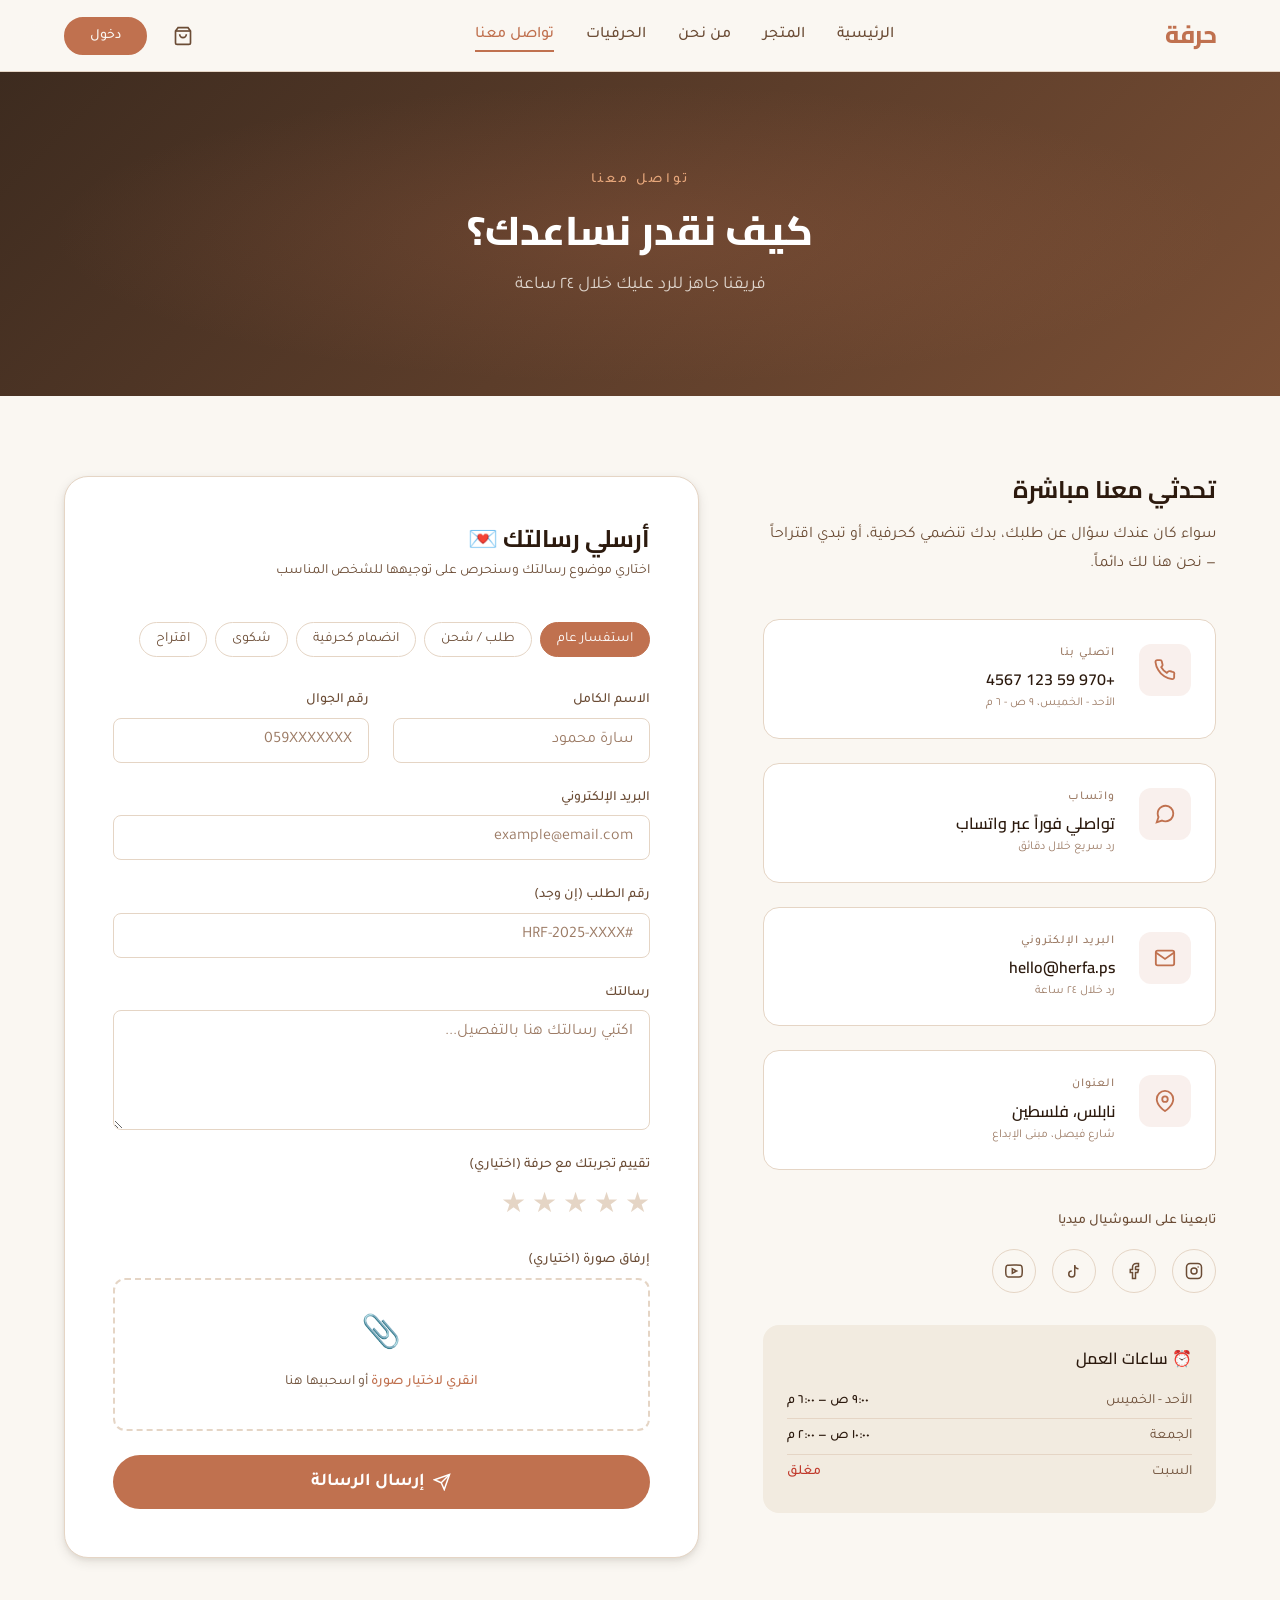
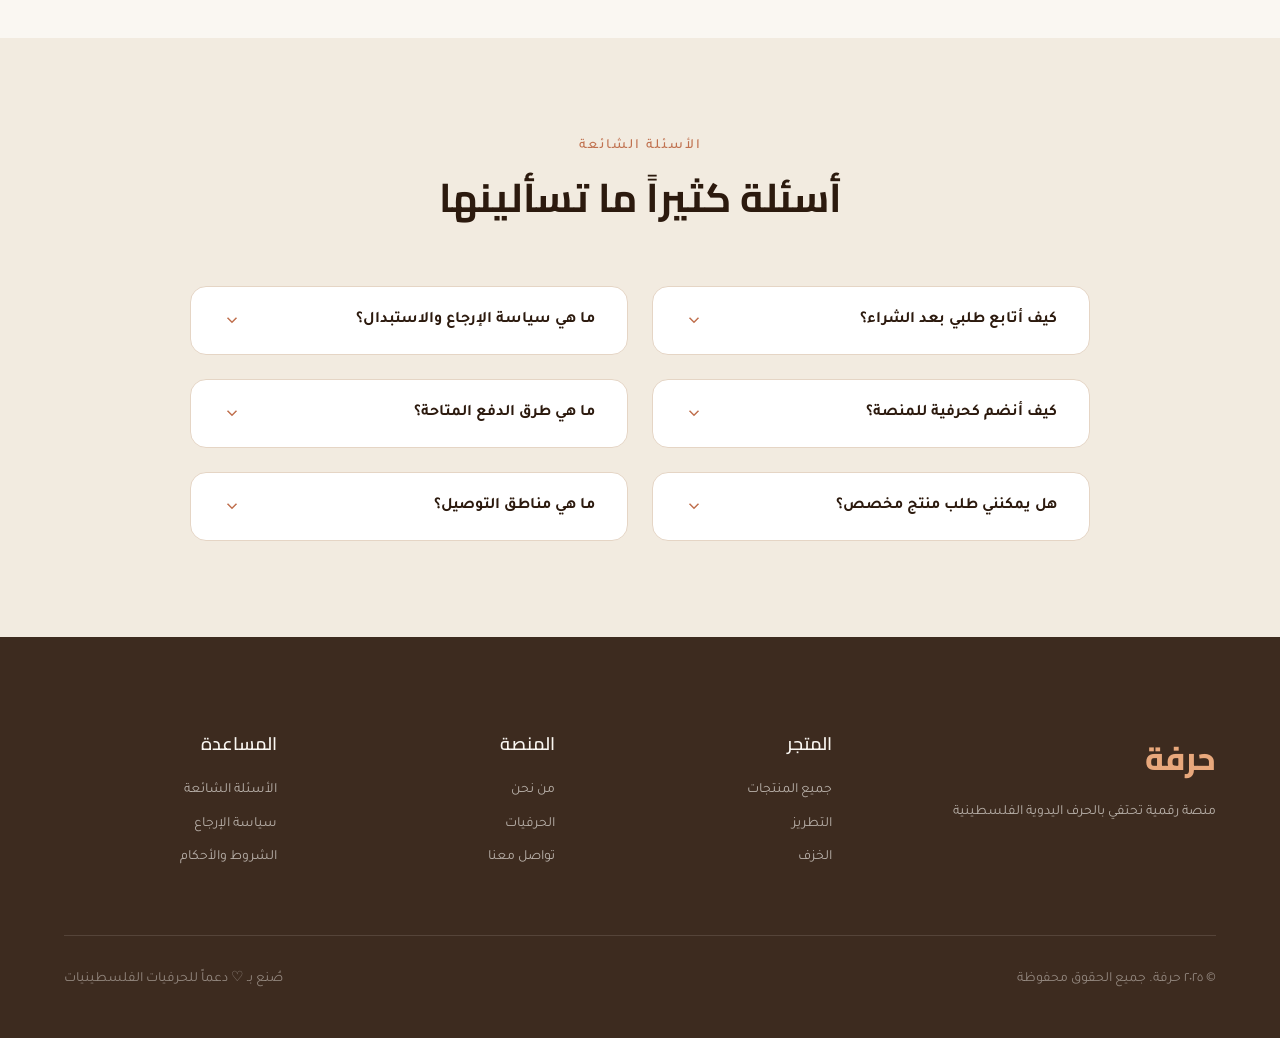
<file: HERFA-PROJ/pages/contact.html>
<!DOCTYPE html>
<html lang="ar" dir="rtl">
<head>
  <meta charset="UTF-8" />
  <meta name="viewport" content="width=device-width, initial-scale=1.0" />
  <title>تواصل معنا - حرفة</title>
  <link rel="preconnect" href="https://fonts.googleapis.com" />
  <link rel="preconnect" href="https://fonts.gstatic.com" crossorigin />
  <link href="https://fonts.googleapis.com/css2?family=Tajawal:wght@300;400;500;700;800&family=Cairo:wght@300;400;600;700;800&display=swap" rel="stylesheet" />
  <link rel="stylesheet" href="../css/style.css" />
  <style>

    .contact-hero {
      background: linear-gradient(135deg, #3D2B1F 0%, #5C3D2A 50%, #7A4F35 100%);
      padding: var(--space-12) 0;
      text-align: center;
      position: relative; overflow: hidden;
    }
    .contact-hero::before {
      content: '';
      position: absolute; inset: 0;
      background: radial-gradient(ellipse at 50% 50%, rgba(192,113,79,0.2) 0%, transparent 65%);
    }
    .contact-hero__eyebrow {
      display: inline-block;
      font-size: var(--text-sm); font-weight: var(--fw-medium);
      letter-spacing: 3px; text-transform: uppercase;
      color: var(--color-accent); margin-bottom: var(--space-2);
      position: relative; z-index: 1;
    }
    .contact-hero__title {
      font-family: var(--font-display);
      font-size: var(--text-4xl); font-weight: var(--fw-extrabold);
      color: white; margin-bottom: var(--space-2);
      position: relative; z-index: 1;
    }
    .contact-hero__subtitle {
      font-size: var(--text-lg); color: rgba(250,247,242,0.8);
      position: relative; z-index: 1;
    }

    /* Layout */
    .contact-layout {
      display: grid;
      grid-template-columns: 1fr 1.4fr;
      gap: var(--space-8);
      padding-block: var(--space-10);
      align-items: start;
    }

    /* Info side */
    .contact-info__title {
      font-family: var(--font-display);
      font-size: var(--text-2xl); font-weight: var(--fw-bold);
      margin-bottom: var(--space-2);
    }
    .contact-info__subtitle {
      color: var(--color-text-secondary);
      line-height: var(--lh-loose);
      margin-bottom: var(--space-5);
    }

    .contact-cards {
      display: flex;
      flex-direction: column;
      gap: var(--space-3);
      margin-bottom: var(--space-5);
    }
    .contact-card {
      display: flex;
      align-items: flex-start;
      gap: var(--space-3);
      background: var(--color-surface);
      border: 1px solid var(--color-border);
      border-radius: var(--radius-xl);
      padding: var(--space-3);
      transition: all var(--transition-normal);
      text-decoration: none;
    }
    .contact-card:hover {
      border-color: var(--color-primary);
      box-shadow: var(--shadow-md);
      transform: translateX(-4px);
    }
    .contact-card__icon {
      width: 52px; height: 52px;
      border-radius: var(--radius-lg);
      background: rgba(192,113,79,0.1);
      color: var(--color-primary);
      display: flex; align-items: center; justify-content: center;
      flex-shrink: 0;
    }
    .contact-card__label {
      font-size: var(--text-xs); font-weight: var(--fw-medium);
      color: var(--color-text-muted); margin-bottom: 4px;
      text-transform: uppercase; letter-spacing: 1px;
    }
    .contact-card__value {
      font-family: var(--font-display);
      font-size: var(--text-base); font-weight: var(--fw-semibold);
      color: var(--color-text-primary); margin-bottom: 2px;
    }
    .contact-card__note {
      font-size: var(--text-xs); color: var(--color-text-muted);
    }

    /* Social */
    .contact-social__title {
      font-size: var(--text-sm); font-weight: var(--fw-medium);
      color: var(--color-text-secondary); margin-bottom: var(--space-2);
    }
    .contact-social__links {
      display: flex; gap: var(--space-2);
    }
    .contact-social__link {
      width: 44px; height: 44px;
      border-radius: var(--radius-full);
      border: 1.5px solid var(--color-border);
      display: flex; align-items: center; justify-content: center;
      color: var(--color-text-secondary);
      transition: all var(--transition-fast);
      text-decoration: none;
    }
    .contact-social__link:hover {
      border-color: var(--color-primary);
      color: var(--color-primary);
      background: rgba(192,113,79,0.06);
    }

    /* Working hours */
    .working-hours {
      background: var(--color-bg-alt);
      border-radius: var(--radius-xl);
      padding: var(--space-3);
      margin-top: var(--space-4);
    }
    .working-hours__title {
      font-family: var(--font-display);
      font-size: var(--text-base); font-weight: var(--fw-semibold);
      margin-bottom: var(--space-2);
    }
    .hours-row {
      display: flex; justify-content: space-between;
      font-size: var(--text-sm);
      padding-block: 6px;
      border-bottom: 1px solid var(--color-border);
    }
    .hours-row:last-child { border-bottom: none; }
    .hours-row__day { color: var(--color-text-secondary); }
    .hours-row__time { font-weight: var(--fw-medium); }
    .hours-row__time.closed { color: var(--color-error); }

    /* Form side */
    .contact-form-wrap {
      background: var(--color-surface);
      border: 1px solid var(--color-border);
      border-radius: var(--radius-2xl);
      padding: var(--space-6);
      box-shadow: var(--shadow-md);
    }
    .contact-form__title {
      font-family: var(--font-display);
      font-size: var(--text-2xl); font-weight: var(--fw-bold);
      margin-bottom: 6px;
    }
    .contact-form__subtitle {
      color: var(--color-text-secondary);
      font-size: var(--text-sm);
      margin-bottom: var(--space-5);
    }

    /* Subject tabs */
    .subject-tabs {
      display: flex; gap: 8px; flex-wrap: wrap;
      margin-bottom: var(--space-4);
    }
    .subject-tab {
      padding: 8px 16px;
      border: 1.5px solid var(--color-border);
      border-radius: var(--radius-full);
      font-family: var(--font-body);
      font-size: var(--text-sm);
      color: var(--color-text-secondary);
      cursor: pointer;
      background: none;
      transition: all var(--transition-fast);
    }
    .subject-tab:hover { border-color: var(--color-primary); color: var(--color-primary); }
    .subject-tab.active {
      background: var(--color-primary);
      border-color: var(--color-primary);
      color: white;
    }

    .form-grid-2 {
      display: grid;
      grid-template-columns: 1fr 1fr;
      gap: var(--space-3);
    }
    .form-col-full { grid-column: 1 / -1; }
    .form-group { display: flex; flex-direction: column; gap: 6px; }
    .form-label { font-size: var(--text-sm); font-weight: var(--fw-medium); color: var(--color-text-secondary); }
    .form-input, .form-select, .form-textarea {
      padding: 12px 16px;
      border: 1.5px solid var(--color-border);
      border-radius: var(--radius-md);
      font-family: var(--font-body); font-size: var(--text-base);
      color: var(--color-text-primary);
      background: var(--color-surface);
      direction: rtl;
      transition: border-color var(--transition-fast), box-shadow var(--transition-fast);
    }
    .form-input:focus, .form-select:focus, .form-textarea:focus {
      outline: none;
      border-color: var(--color-primary);
      box-shadow: 0 0 0 3px rgba(192,113,79,0.12);
    }
    .form-input::placeholder, .form-textarea::placeholder { color: var(--color-text-muted); }
    .form-textarea { resize: vertical; min-height: 120px; }

    /* File upload */
    .file-upload {
      border: 2px dashed var(--color-border);
      border-radius: var(--radius-lg);
      padding: var(--space-4);
      text-align: center;
      cursor: pointer;
      transition: all var(--transition-fast);
    }
    .file-upload:hover { border-color: var(--color-primary); background: rgba(192,113,79,0.03); }
    .file-upload__icon { font-size: 32px; margin-bottom: 8px; }
    .file-upload__text { font-size: var(--text-sm); color: var(--color-text-secondary); }
    .file-upload__text span { color: var(--color-primary); font-weight: var(--fw-medium); }
    .file-upload input { display: none; }

    /* Rating stars */
    .star-rating { display: flex; gap: 6px; margin-top: 4px; }
    .star-btn {
      font-size: 28px; cursor: pointer; background: none; border: none;
      color: var(--color-border); transition: color var(--transition-fast);
      padding: 0;
    }
    .star-btn.active, .star-btn:hover { color: #F5A623; }

    /* Submit */
    .contact-submit {
      width: 100%;
      padding: 16px;
      background: var(--color-primary); color: white;
      border: none; border-radius: var(--radius-full);
      font-family: var(--font-body);
      font-size: var(--text-lg); font-weight: var(--fw-semibold);
      cursor: pointer;
      transition: all var(--transition-normal);
      display: flex; align-items: center; justify-content: center; gap: 8px;
    }
    .contact-submit:hover {
      background: var(--color-primary-dark);
      transform: translateY(-1px);
      box-shadow: 0 6px 20px rgba(192,113,79,0.35);
    }

    /* Success */
    .form-success {
      display: none;
      text-align: center;
      padding: var(--space-8) 0;
    }
    .form-success.visible { display: block; }
    .form-success__icon { font-size: 64px; margin-bottom: var(--space-3); }
    .form-success__title { font-family: var(--font-display); font-size: var(--text-2xl); font-weight: var(--fw-bold); margin-bottom: var(--space-2); }
    .form-success__msg { color: var(--color-text-secondary); line-height: var(--lh-loose); margin-bottom: var(--space-4); }

    /* FAQ */
    .faq-section {
      padding: var(--space-12) 0;
      background: var(--color-bg-alt);
    }
    .faq-grid {
      display: grid;
      grid-template-columns: repeat(2, 1fr);
      gap: var(--space-3);
      max-width: 900px;
      margin-inline: auto;
    }
    .faq-item {
      background: var(--color-surface);
      border: 1px solid var(--color-border);
      border-radius: var(--radius-xl);
      overflow: hidden;
    }
    .faq-question {
      display: flex;
      align-items: center;
      justify-content: space-between;
      padding: var(--space-3) var(--space-4);
      cursor: pointer;
      font-weight: var(--fw-semibold);
      font-size: var(--text-base);
      transition: background var(--transition-fast);
      border: none; background: none;
      width: 100%; text-align: right;
      font-family: var(--font-body);
      color: var(--color-text-primary);
    }
    .faq-question:hover { background: var(--color-bg-alt); }
    .faq-question svg { flex-shrink: 0; transition: transform var(--transition-fast); color: var(--color-primary); }
    .faq-item.open .faq-question svg { transform: rotate(180deg); }
    .faq-answer {
      max-height: 0; overflow: hidden;
      transition: max-height var(--transition-normal), padding var(--transition-normal);
      font-size: var(--text-sm); color: var(--color-text-secondary);
      line-height: var(--lh-loose);
    }
    .faq-item.open .faq-answer {
      max-height: 200px;
      padding: 0 var(--space-4) var(--space-3);
    }

    @media (max-width: 1024px) {
      .contact-layout { grid-template-columns: 1fr; }
    }
    @media (max-width: 768px) {
      .contact-hero__title { font-size: var(--text-3xl); }
      .form-grid-2 { grid-template-columns: 1fr; }
      .faq-grid { grid-template-columns: 1fr; }
      .contact-form-wrap { padding: var(--space-4); }
    }
  </style>
</head>
<body>

  <!-- NAVBAR -->
  <header class="navbar">
    <div class="navbar__inner">
      <a href="../index.html" class="navbar__logo">حرفة</a>
      <nav class="navbar__nav">
        <a href="../index.html" class="navbar__link">الرئيسية</a>
        <a href="shop.html"     class="navbar__link">المتجر</a>
        <a href="about.html"    class="navbar__link">من نحن</a>
        <a href="artisans.html" class="navbar__link">الحرفيات</a>
        <a href="contact.html"  class="navbar__link active">تواصل معنا</a>
      </nav>
      <div class="navbar__actions">
        <a href="cart.html" class="navbar__icon-btn" style="position:relative">
          <svg width="20" height="20" viewBox="0 0 24 24" fill="none" stroke="currentColor" stroke-width="2"><path d="M6 2L3 6v14a2 2 0 0 0 2 2h14a2 2 0 0 0 2-2V6l-3-4z"/><line x1="3" y1="6" x2="21" y2="6"/><path d="M16 10a4 4 0 0 1-8 0"/></svg>
          <span class="navbar__badge" style="display:none">0</span>
        </a>
        <a href="login.html" class="btn btn--primary btn--sm">دخول</a>
        <button class="navbar__icon-btn navbar__mobile-toggle" style="display:none">
          <svg width="20" height="20" viewBox="0 0 24 24" fill="none" stroke="currentColor" stroke-width="2"><line x1="3" y1="12" x2="21" y2="12"/><line x1="3" y1="6" x2="21" y2="6"/><line x1="3" y1="18" x2="21" y2="18"/></svg>
        </button>
      </div>
    </div>
  </header>

  <main>

    <!-- HERO -->
    <section class="contact-hero">
      <div class="container">
        <span class="contact-hero__eyebrow">تواصل معنا</span>
        <h1 class="contact-hero__title">كيف نقدر نساعدك؟</h1>
        <p class="contact-hero__subtitle">فريقنا جاهز للرد عليك خلال ٢٤ ساعة</p>
      </div>
    </section>

    <!-- CONTACT LAYOUT -->
    <div class="container">
      <div class="contact-layout">

        <!-- INFO -->
        <div data-animate>
          <h2 class="contact-info__title">تحدثي معنا مباشرة</h2>
          <p class="contact-info__subtitle">سواء كان عندك سؤال عن طلبك، بدك تنضمي كحرفية، أو تبدي اقتراحاً — نحن هنا لك دائماً.</p>

          <div class="contact-cards">
            <a href="tel:+970591234567" class="contact-card">
              <div class="contact-card__icon">
                <svg width="22" height="22" viewBox="0 0 24 24" fill="none" stroke="currentColor" stroke-width="2"><path d="M22 16.92v3a2 2 0 0 1-2.18 2 19.79 19.79 0 0 1-8.63-3.07A19.5 19.5 0 0 1 4.69 12 19.79 19.79 0 0 1 1.61 3.41 2 2 0 0 1 3.6 1.22h3a2 2 0 0 1 2 1.72c.13.96.36 1.9.68 2.81a2 2 0 0 1-.45 2.11L7.91 8.96a16 16 0 0 0 6.13 6.13l1.32-1.32a2 2 0 0 1 2.11-.45c.91.32 1.85.55 2.81.68A2 2 0 0 1 22 16.92z"/></svg>
              </div>
              <div>
                <p class="contact-card__label">اتصلي بنا</p>
                <p class="contact-card__value">+970 59 123 4567</p>
                <p class="contact-card__note">الأحد - الخميس، ٩ ص - ٦ م</p>
              </div>
            </a>

            <a href="https://wa.me/970591234567" class="contact-card">
              <div class="contact-card__icon">
                <svg width="22" height="22" viewBox="0 0 24 24" fill="none" stroke="currentColor" stroke-width="2"><path d="M21 11.5a8.38 8.38 0 0 1-.9 3.8 8.5 8.5 0 0 1-7.6 4.7 8.38 8.38 0 0 1-3.8-.9L3 21l1.9-5.7a8.38 8.38 0 0 1-.9-3.8 8.5 8.5 0 0 1 4.7-7.6 8.38 8.38 0 0 1 3.8-.9h.5a8.48 8.48 0 0 1 8 8v.5z"/></svg>
              </div>
              <div>
                <p class="contact-card__label">واتساب</p>
                <p class="contact-card__value">تواصلي فوراً عبر واتساب</p>
                <p class="contact-card__note">رد سريع خلال دقائق</p>
              </div>
            </a>

            <a href="mailto:hello@herfa.ps" class="contact-card">
              <div class="contact-card__icon">
                <svg width="22" height="22" viewBox="0 0 24 24" fill="none" stroke="currentColor" stroke-width="2"><path d="M4 4h16c1.1 0 2 .9 2 2v12c0 1.1-.9 2-2 2H4c-1.1 0-2-.9-2-2V6c0-1.1.9-2 2-2z"/><polyline points="22,6 12,13 2,6"/></svg>
              </div>
              <div>
                <p class="contact-card__label">البريد الإلكتروني</p>
                <p class="contact-card__value">hello@herfa.ps</p>
                <p class="contact-card__note">رد خلال ٢٤ ساعة</p>
              </div>
            </a>

            <div class="contact-card" style="cursor:default;">
              <div class="contact-card__icon">
                <svg width="22" height="22" viewBox="0 0 24 24" fill="none" stroke="currentColor" stroke-width="2"><path d="M21 10c0 7-9 13-9 13s-9-6-9-13a9 9 0 0 1 18 0z"/><circle cx="12" cy="10" r="3"/></svg>
              </div>
              <div>
                <p class="contact-card__label">العنوان</p>
                <p class="contact-card__value">نابلس، فلسطين</p>
                <p class="contact-card__note">شارع فيصل، مبنى الإبداع</p>
              </div>
            </div>
          </div>

          <!-- Social -->
          <div>
            <p class="contact-social__title">تابعينا على السوشيال ميديا</p>
            <div class="contact-social__links">
              <a href="#" class="contact-social__link" aria-label="إنستغرام">
                <svg width="18" height="18" viewBox="0 0 24 24" fill="none" stroke="currentColor" stroke-width="2"><rect x="2" y="2" width="20" height="20" rx="5"/><circle cx="12" cy="12" r="4"/><circle cx="17.5" cy="6.5" r="1" fill="currentColor" stroke="none"/></svg>
              </a>
              <a href="#" class="contact-social__link" aria-label="فيسبوك">
                <svg width="18" height="18" viewBox="0 0 24 24" fill="none" stroke="currentColor" stroke-width="2"><path d="M18 2h-3a5 5 0 0 0-5 5v3H7v4h3v8h4v-8h3l1-4h-4V7a1 1 0 0 1 1-1h3z"/></svg>
              </a>
              <a href="#" class="contact-social__link" aria-label="تيك توك">
                <svg width="18" height="18" viewBox="0 0 24 24" fill="none" stroke="currentColor" stroke-width="2"><path d="M9 12a4 4 0 1 0 4 4V4a5 5 0 0 0 5 5"/></svg>
              </a>
              <a href="#" class="contact-social__link" aria-label="يوتيوب">
                <svg width="18" height="18" viewBox="0 0 24 24" fill="none" stroke="currentColor" stroke-width="2"><path d="M22.54 6.42a2.78 2.78 0 0 0-1.95-1.96C18.88 4 12 4 12 4s-6.88 0-8.59.46a2.78 2.78 0 0 0-1.95 1.96A29 29 0 0 0 1 12a29 29 0 0 0 .46 5.58A2.78 2.78 0 0 0 3.41 19.6C5.12 20 12 20 12 20s6.88 0 8.59-.46a2.78 2.78 0 0 0 1.95-1.95A29 29 0 0 0 23 12a29 29 0 0 0-.46-5.58z"/><polygon points="9.75 15.02 15.5 12 9.75 8.98 9.75 15.02"/></svg>
              </a>
            </div>
          </div>

          <!-- Working hours -->
          <div class="working-hours">
            <h3 class="working-hours__title">⏰ ساعات العمل</h3>
            <div class="hours-row">
              <span class="hours-row__day">الأحد - الخميس</span>
              <span class="hours-row__time">٩:٠٠ ص — ٦:٠٠ م</span>
            </div>
            <div class="hours-row">
              <span class="hours-row__day">الجمعة</span>
              <span class="hours-row__time">١٠:٠٠ ص — ٢:٠٠ م</span>
            </div>
            <div class="hours-row">
              <span class="hours-row__day">السبت</span>
              <span class="hours-row__time closed">مغلق</span>
            </div>
          </div>
        </div>

        <!-- FORM -->
        <div class="contact-form-wrap" data-animate data-delay="200">
          <div id="contactFormContent">
            <h2 class="contact-form__title">أرسلي رسالتك 💌</h2>
            <p class="contact-form__subtitle">اختاري موضوع رسالتك وسنحرص على توجيهها للشخص المناسب</p>

            <!-- Subject -->
            <div class="subject-tabs">
              <button class="subject-tab active" onclick="selectSubject(this)">استفسار عام</button>
              <button class="subject-tab" onclick="selectSubject(this)">طلب / شحن</button>
              <button class="subject-tab" onclick="selectSubject(this)">انضمام كحرفية</button>
              <button class="subject-tab" onclick="selectSubject(this)">شكوى</button>
              <button class="subject-tab" onclick="selectSubject(this)">اقتراح</button>
            </div>

            <div class="form-grid-2" style="gap:var(--space-3); margin-bottom:var(--space-3);">
              <div class="form-group">
                <label class="form-label">الاسم الكامل</label>
                <input type="text" class="form-input" placeholder="سارة محمود" />
              </div>
              <div class="form-group">
                <label class="form-label">رقم الجوال</label>
                <input type="tel" class="form-input" placeholder="059XXXXXXX" />
              </div>
              <div class="form-group form-col-full">
                <label class="form-label">البريد الإلكتروني</label>
                <input type="email" class="form-input" placeholder="example@email.com" />
              </div>
              <div class="form-group form-col-full">
                <label class="form-label">رقم الطلب (إن وجد)</label>
                <input type="text" class="form-input" placeholder="#HRF-2025-XXXX" />
              </div>
              <div class="form-group form-col-full">
                <label class="form-label">رسالتك</label>
                <textarea class="form-textarea" placeholder="اكتبي رسالتك هنا بالتفصيل..."></textarea>
              </div>

              <!-- Rating -->
              <div class="form-group form-col-full">
                <label class="form-label">تقييم تجربتك مع حرفة (اختياري)</label>
                <div class="star-rating" id="starRating">
                  <button class="star-btn" onclick="rateUs(1)">★</button>
                  <button class="star-btn" onclick="rateUs(2)">★</button>
                  <button class="star-btn" onclick="rateUs(3)">★</button>
                  <button class="star-btn" onclick="rateUs(4)">★</button>
                  <button class="star-btn" onclick="rateUs(5)">★</button>
                </div>
              </div>

              <!-- File upload -->
              <div class="form-group form-col-full">
                <label class="form-label">إرفاق صورة (اختياري)</label>
                <label class="file-upload">
                  <input type="file" accept="image/*" onchange="handleFile(this)" />
                  <div class="file-upload__icon">📎</div>
                  <p class="file-upload__text"><span>انقري لاختيار صورة</span> أو اسحبيها هنا</p>
                  <p id="fileName" style="font-size:var(--text-xs);color:var(--color-primary);margin-top:4px;"></p>
                </label>
              </div>
            </div>

            <button class="contact-submit" onclick="submitForm()">
              <svg width="18" height="18" viewBox="0 0 24 24" fill="none" stroke="currentColor" stroke-width="2"><line x1="22" y1="2" x2="11" y2="13"/><polygon points="22 2 15 22 11 13 2 9 22 2"/></svg>
              إرسال الرسالة
            </button>
          </div>

          <!-- Success -->
          <div class="form-success" id="formSuccess">
            <div class="form-success__icon">✅</div>
            <h3 class="form-success__title">تم إرسال رسالتك!</h3>
            <p class="form-success__msg">شكراً لتواصلك معنا.<br/>سيقوم فريقنا بالرد عليك خلال ٢٤ ساعة على البريد أو الجوال.</p>
            <button class="btn btn--primary" onclick="resetForm()">إرسال رسالة أخرى</button>
          </div>
        </div>

      </div>
    </div>

    <!-- FAQ -->
    <section class="faq-section">
      <div class="container">
        <div class="section__header" data-animate>
          <span class="section__eyebrow">الأسئلة الشائعة</span>
          <h2 class="section__title">أسئلة كثيراً ما تسألينها</h2>
        </div>
        <div class="faq-grid">
          <div class="faq-item">
            <button class="faq-question" onclick="toggleFaq(this)">
              كيف أتابع طلبي بعد الشراء؟
              <svg width="18" height="18" viewBox="0 0 24 24" fill="none" stroke="currentColor" stroke-width="2"><polyline points="6 9 12 15 18 9"/></svg>
            </button>
            <div class="faq-answer">ستصلك رسالة نصية فور تأكيد الطلب برقم التتبع. يمكنك أيضاً متابعة طلبك من داشبورد حسابك تحت قسم "طلباتي".</div>
          </div>
          <div class="faq-item">
            <button class="faq-question" onclick="toggleFaq(this)">
              ما هي سياسة الإرجاع والاستبدال؟
              <svg width="18" height="18" viewBox="0 0 24 24" fill="none" stroke="currentColor" stroke-width="2"><polyline points="6 9 12 15 18 9"/></svg>
            </button>
            <div class="faq-answer">نوفر ضمان إرجاع مجاني خلال ١٤ يوم من الاستلام في حال وجود عيب في المنتج أو عدم مطابقته للوصف.</div>
          </div>
          <div class="faq-item">
            <button class="faq-question" onclick="toggleFaq(this)">
              كيف أنضم كحرفية للمنصة؟
              <svg width="18" height="18" viewBox="0 0 24 24" fill="none" stroke="currentColor" stroke-width="2"><polyline points="6 9 12 15 18 9"/></svg>
            </button>
            <div class="faq-answer">سجلي حساباً واختاري "حرفية" كنوع حساب. بعدها فريقنا سيتواصل معك خلال ٤٨ ساعة للتحقق وتفعيل متجرك.</div>
          </div>
          <div class="faq-item">
            <button class="faq-question" onclick="toggleFaq(this)">
              ما هي طرق الدفع المتاحة؟
              <svg width="18" height="18" viewBox="0 0 24 24" fill="none" stroke="currentColor" stroke-width="2"><polyline points="6 9 12 15 18 9"/></svg>
            </button>
            <div class="faq-answer">نقبل Visa، Mastercard، PayPal، والدفع عند الاستلام نقداً في جميع مدن الضفة الغربية.</div>
          </div>
          <div class="faq-item">
            <button class="faq-question" onclick="toggleFaq(this)">
              هل يمكنني طلب منتج مخصص؟
              <svg width="18" height="18" viewBox="0 0 24 24" fill="none" stroke="currentColor" stroke-width="2"><polyline points="6 9 12 15 18 9"/></svg>
            </button>
            <div class="faq-answer">بالتأكيد! تواصلي مع الحرفية مباشرة عبر المنصة وأخبريها بتفاصيل المنتج المطلوب. معظم حرفياتنا سعيدات بطلبات التخصيص.</div>
          </div>
          <div class="faq-item">
            <button class="faq-question" onclick="toggleFaq(this)">
              ما هي مناطق التوصيل؟
              <svg width="18" height="18" viewBox="0 0 24 24" fill="none" stroke="currentColor" stroke-width="2"><polyline points="6 9 12 15 18 9"/></svg>
            </button>
            <div class="faq-answer">نوصل لجميع مدن الضفة الغربية وقطاع غزة. نعمل على توسيع خدمة التوصيل للشتات الفلسطيني قريباً.</div>
          </div>
        </div>
      </div>
    </section>

  </main>

  <!-- FOOTER -->
  <footer class="footer">
    <div class="container">
      <div class="footer__grid">
        <div>
          <p class="footer__logo">حرفة</p>
          <p class="footer__desc">منصة رقمية تحتفي بالحرف اليدوية الفلسطينية</p>
        </div>
        <div>
          <h4 class="footer__heading">المتجر</h4>
          <ul class="footer__links">
            <li><a href="shop.html" class="footer__link">جميع المنتجات</a></li>
            <li><a href="shop.html?cat=embroidery" class="footer__link">التطريز</a></li>
            <li><a href="shop.html?cat=pottery" class="footer__link">الخزف</a></li>
          </ul>
        </div>
        <div>
          <h4 class="footer__heading">المنصة</h4>
          <ul class="footer__links">
            <li><a href="about.html" class="footer__link">من نحن</a></li>
            <li><a href="artisans.html" class="footer__link">الحرفيات</a></li>
            <li><a href="contact.html" class="footer__link">تواصل معنا</a></li>
          </ul>
        </div>
        <div>
          <h4 class="footer__heading">المساعدة</h4>
          <ul class="footer__links">
            <li><a href="#" class="footer__link">الأسئلة الشائعة</a></li>
            <li><a href="#" class="footer__link">سياسة الإرجاع</a></li>
            <li><a href="#" class="footer__link">الشروط والأحكام</a></li>
          </ul>
        </div>
      </div>
      <hr class="footer__divider" />
      <div class="footer__bottom">
        <p>© ٢٠٢٥ حرفة. جميع الحقوق محفوظة</p>
        <p>صُنع بـ ♡ دعماً للحرفيات الفلسطينيات</p>
      </div>
    </div>
  </footer>

  <script src="../js/app.js"></script>
  <script>
    let selectedRating = 0;

    function selectSubject(btn) {
      document.querySelectorAll('.subject-tab').forEach(t => t.classList.remove('active'));
      btn.classList.add('active');
    }

    function rateUs(n) {
      selectedRating = n;
      document.querySelectorAll('.star-btn').forEach((s, i) => {
        s.classList.toggle('active', i < n);
      });
    }

    function handleFile(input) {
      if (input.files[0]) {
        document.getElementById('fileName').textContent = '✓ ' + input.files[0].name;
      }
    }

    function submitForm() {
      document.getElementById('contactFormContent').style.display = 'none';
      document.getElementById('formSuccess').classList.add('visible');
    }

    function resetForm() {
      document.getElementById('contactFormContent').style.display = 'block';
      document.getElementById('formSuccess').classList.remove('visible');
    }

    function toggleFaq(btn) {
      const item = btn.closest('.faq-item');
      const isOpen = item.classList.contains('open');
      document.querySelectorAll('.faq-item').forEach(i => i.classList.remove('open'));
      if (!isOpen) item.classList.add('open');
    }

    const toggle = document.querySelector('.navbar__mobile-toggle');
    if (window.innerWidth <= 768) toggle.style.display = 'flex';
    window.addEventListener('resize', () => {
      toggle.style.display = window.innerWidth <= 768 ? 'flex' : 'none';
    });
  </script>
</body>
</html>
</file>
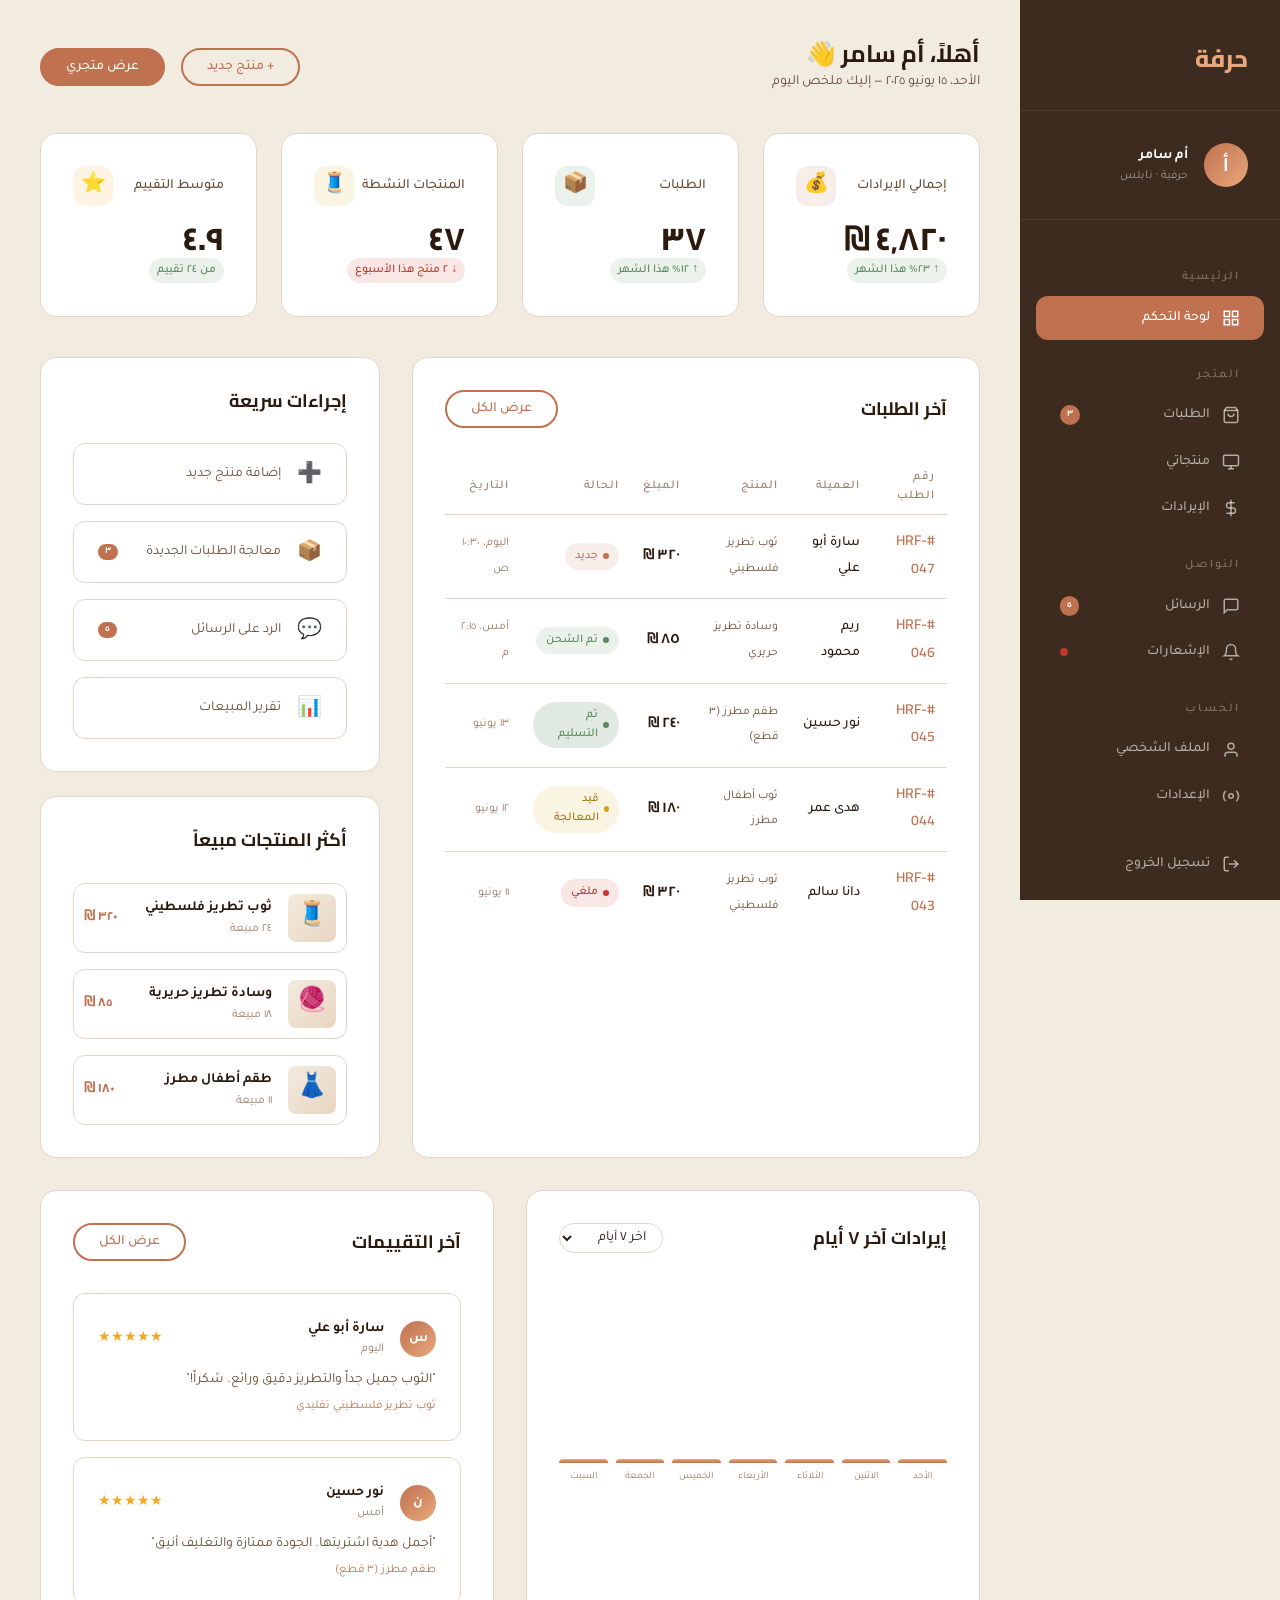
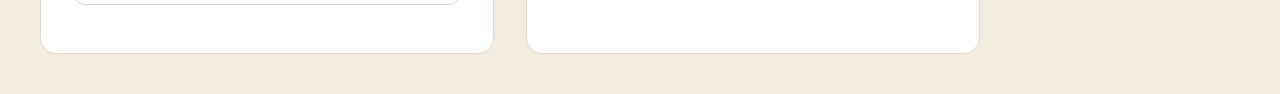
<file: HERFA-PROJ/pages/dashboard.html>
<!DOCTYPE html>
<html lang="ar" dir="rtl">
<head>
  <meta charset="UTF-8" />
  <meta name="viewport" content="width=device-width, initial-scale=1.0" />
  <title>لوحة التحكم - حرفة</title>
  <link rel="preconnect" href="https://fonts.googleapis.com" />
  <link rel="preconnect" href="https://fonts.gstatic.com" crossorigin />
  <link href="https://fonts.googleapis.com/css2?family=Tajawal:wght@300;400;500;700;800&family=Cairo:wght@300;400;600;700;800&display=swap" rel="stylesheet" />
  <link rel="stylesheet" href="../css/style.css" />
  <style>

    body { background: var(--color-bg-alt); }

    /* Dashboard layout */
    .dashboard {
      display: grid;
      grid-template-columns: 260px 1fr;
      min-height: 100vh;
    }

    /* Sidebar */
    .dash-sidebar {
      background: var(--color-bg-dark);
      padding: var(--space-5) 0;
      position: sticky;
      top: 0;
      height: 100vh;
      overflow-y: auto;
    }
    .dash-logo {
      font-family: var(--font-display);
      font-size: var(--text-2xl); font-weight: var(--fw-extrabold);
      color: var(--color-accent);
      padding: 0 var(--space-4) var(--space-4);
      border-bottom: 1px solid rgba(255,255,255,0.08);
      margin-bottom: var(--space-4);
      display: block; text-decoration: none;
    }

    .dash-user {
      padding: 0 var(--space-4) var(--space-4);
      border-bottom: 1px solid rgba(255,255,255,0.08);
      margin-bottom: var(--space-3);
      display: flex; align-items: center; gap: var(--space-2);
    }
    .dash-user__avatar {
      width: 44px; height: 44px;
      border-radius: var(--radius-full);
      background: linear-gradient(135deg, var(--color-primary), var(--color-accent));
      display: flex; align-items: center; justify-content: center;
      font-family: var(--font-display); font-size: var(--text-lg);
      font-weight: var(--fw-bold); color: white; flex-shrink: 0;
    }
    .dash-user__name { font-size: var(--text-sm); font-weight: var(--fw-semibold); color: white; }
    .dash-user__role { font-size: var(--text-xs); color: rgba(255,255,255,0.5); }

    .dash-nav { padding: 0 var(--space-2); }
    .dash-nav__label {
      font-size: var(--text-xs); font-weight: var(--fw-medium);
      color: rgba(255,255,255,0.35);
      letter-spacing: 2px; text-transform: uppercase;
      padding: var(--space-3) var(--space-3) var(--space-1);
    }
    .dash-nav__link {
      display: flex; align-items: center; gap: 12px;
      padding: 11px var(--space-3);
      border-radius: var(--radius-lg);
      color: rgba(255,255,255,0.6);
      font-size: var(--text-sm); font-weight: var(--fw-medium);
      text-decoration: none;
      transition: all var(--transition-fast);
      margin-bottom: 2px;
    }
    .dash-nav__link:hover { background: rgba(255,255,255,0.08); color: white; }
    .dash-nav__link.active {
      background: var(--color-primary);
      color: white;
    }
    .dash-nav__link svg { flex-shrink: 0; }
    .dash-nav__badge {
      margin-right: auto;
      background: var(--color-primary);
      color: white;
      font-size: 10px; font-weight: var(--fw-bold);
      padding: 2px 7px; border-radius: var(--radius-full);
    }
    .dash-nav__link.active .dash-nav__badge { background: rgba(255,255,255,0.25); }

    /* Main */
    .dash-main { padding: var(--space-5); overflow-x: hidden; }

    /* Top bar */
    .dash-topbar {
      display: flex; align-items: center; justify-content: space-between;
      margin-bottom: var(--space-5);
      flex-wrap: wrap; gap: var(--space-3);
    }
    .dash-topbar__title {
      font-family: var(--font-display);
      font-size: var(--text-2xl); font-weight: var(--fw-bold);
    }
    .dash-topbar__subtitle { font-size: var(--text-sm); color: var(--color-text-secondary); margin-top: 2px; }
    .dash-topbar__actions { display: flex; gap: var(--space-2); }

    /* Stats cards */
    .stats-grid {
      display: grid;
      grid-template-columns: repeat(4, 1fr);
      gap: var(--space-3);
      margin-bottom: var(--space-5);
    }
    .stat-card {
      background: var(--color-surface);
      border: 1px solid var(--color-border);
      border-radius: var(--radius-xl);
      padding: var(--space-4);
      transition: all var(--transition-normal);
    }
    .stat-card:hover { box-shadow: var(--shadow-md); transform: translateY(-2px); }
    .stat-card__header { display: flex; align-items: center; justify-content: space-between; margin-bottom: var(--space-2); }
    .stat-card__label { font-size: var(--text-sm); color: var(--color-text-secondary); font-weight: var(--fw-medium); }
    .stat-card__icon {
      width: 40px; height: 40px; border-radius: var(--radius-lg);
      display: flex; align-items: center; justify-content: center;
      font-size: 20px;
    }
    .stat-card__icon--revenue { background: rgba(192,113,79,0.12); }
    .stat-card__icon--orders  { background: rgba(90,138,94,0.12); }
    .stat-card__icon--products{ background: rgba(212,160,23,0.12); }
    .stat-card__icon--rating  { background: rgba(245,166,35,0.12); }
    .stat-card__value {
      font-family: var(--font-display);
      font-size: var(--text-3xl); font-weight: var(--fw-extrabold);
      color: var(--color-text-primary); margin-bottom: 4px; line-height: 1;
    }
    .stat-card__change {
      display: inline-flex; align-items: center; gap: 4px;
      font-size: var(--text-xs); font-weight: var(--fw-medium);
      padding: 3px 8px; border-radius: var(--radius-full);
    }
    .stat-card__change.up   { background: rgba(90,138,94,0.12); color: var(--color-success); }
    .stat-card__change.down { background: rgba(192,57,43,0.12); color: var(--color-error); }

    /* Content grid */
    .content-grid {
      display: grid;
      grid-template-columns: 1fr 340px;
      gap: var(--space-4);
      margin-bottom: var(--space-4);
    }

    /* Card */
    .dash-card {
      background: var(--color-surface);
      border: 1px solid var(--color-border);
      border-radius: var(--radius-xl);
      padding: var(--space-4);
    }
    .dash-card__header {
      display: flex; align-items: center; justify-content: space-between;
      margin-bottom: var(--space-4);
    }
    .dash-card__title {
      font-family: var(--font-display);
      font-size: var(--text-lg); font-weight: var(--fw-bold);
    }

    /* Chart */
    .chart-wrap {
      height: 200px;
      display: flex; align-items: flex-end;
      gap: var(--space-1);
      padding-top: var(--space-3);
    }
    .chart-bar-wrap {
      flex: 1;
      display: flex; flex-direction: column;
      align-items: center; gap: 6px;
    }
    .chart-bar {
      width: 100%;
      background: linear-gradient(to top, var(--color-primary), var(--color-accent));
      border-radius: 6px 6px 0 0;
      transition: all var(--transition-normal);
      position: relative;
      min-height: 4px;
    }
    .chart-bar:hover { opacity: 0.85; }
    .chart-bar__tooltip {
      position: absolute;
      bottom: 100%; left: 50%;
      transform: translateX(-50%);
      background: var(--color-text-primary);
      color: white;
      font-size: 10px; font-weight: var(--fw-semibold);
      padding: 4px 8px; border-radius: var(--radius-sm);
      white-space: nowrap; pointer-events: none;
      opacity: 0; transition: opacity var(--transition-fast);
      margin-bottom: 4px;
    }
    .chart-bar:hover .chart-bar__tooltip { opacity: 1; }
    .chart-label { font-size: 10px; color: var(--color-text-muted); }

    /* Orders table */
    .orders-table { width: 100%; border-collapse: collapse; }
    .orders-table th {
      text-align: right; font-size: var(--text-xs);
      color: var(--color-text-muted); font-weight: var(--fw-medium);
      padding: 8px 12px; border-bottom: 1px solid var(--color-border);
      text-transform: uppercase; letter-spacing: 1px;
    }
    .orders-table td { padding: 14px 12px; border-bottom: 1px solid var(--color-border); }
    .orders-table tr:last-child td { border-bottom: none; }
    .orders-table tr:hover td { background: var(--color-bg-alt); }
    .order-id { font-family: var(--font-display); font-size: var(--text-sm); font-weight: var(--fw-semibold); color: var(--color-primary); }
    .order-customer { font-size: var(--text-sm); font-weight: var(--fw-medium); }
    .order-product  { font-size: var(--text-xs); color: var(--color-text-secondary); }
    .order-amount   { font-family: var(--font-display); font-weight: var(--fw-bold); font-size: var(--text-sm); }
    .order-date     { font-size: var(--text-xs); color: var(--color-text-muted); }

    /* Status badge */
    .status { display: inline-flex; align-items: center; gap: 5px; padding: 4px 10px; border-radius: var(--radius-full); font-size: var(--text-xs); font-weight: var(--fw-medium); }
    .status::before { content: ''; width: 6px; height: 6px; border-radius: 50%; }
    .status--pending  { background: rgba(212,160,23,0.12); color: #A07810; }
    .status--pending::before  { background: #D4A017; }
    .status--shipped  { background: rgba(90,138,94,0.12);  color: var(--color-success); }
    .status--shipped::before  { background: var(--color-success); }
    .status--delivered{ background: rgba(90,138,94,0.18);  color: var(--color-success); }
    .status--delivered::before{ background: var(--color-success); }
    .status--cancelled{ background: rgba(192,57,43,0.12);  color: var(--color-error); }
    .status--cancelled::before{ background: var(--color-error); }
    .status--new      { background: rgba(192,113,79,0.12); color: var(--color-primary); }
    .status--new::before      { background: var(--color-primary); }

    /* Quick actions */
    .quick-actions { display: flex; flex-direction: column; gap: var(--space-2); }
    .quick-action {
      display: flex; align-items: center; gap: var(--space-2);
      padding: var(--space-2) var(--space-3);
      border: 1.5px solid var(--color-border);
      border-radius: var(--radius-lg);
      cursor: pointer; background: none;
      font-family: var(--font-body); font-size: var(--text-sm);
      color: var(--color-text-secondary);
      transition: all var(--transition-fast);
      width: 100%; text-align: right;
    }
    .quick-action:hover { border-color: var(--color-primary); color: var(--color-primary); background: rgba(192,113,79,0.04); }
    .quick-action__icon { font-size: 20px; }

    /* Products mini */
    .products-mini { display: flex; flex-direction: column; gap: var(--space-2); }
    .product-mini {
      display: flex; align-items: center; gap: var(--space-2);
      padding: 10px;
      border: 1px solid var(--color-border);
      border-radius: var(--radius-lg);
      transition: all var(--transition-fast);
    }
    .product-mini:hover { border-color: var(--color-border-dark); background: var(--color-bg-alt); }
    .product-mini__img {
      width: 48px; height: 48px;
      border-radius: var(--radius-md);
      background: linear-gradient(135deg, var(--color-bg-alt), #E8D5C0);
      display: flex; align-items: center; justify-content: center;
      font-size: 24px; flex-shrink: 0;
    }
    .product-mini__info { flex: 1; }
    .product-mini__name { font-size: var(--text-sm); font-weight: var(--fw-semibold); }
    .product-mini__sales { font-size: var(--text-xs); color: var(--color-text-muted); }
    .product-mini__price { font-weight: var(--fw-bold); color: var(--color-primary); font-size: var(--text-sm); }

    /* Notification dot */
    .notif-dot {
      width: 8px; height: 8px;
      background: var(--color-error);
      border-radius: 50%;
      margin-right: auto;
    }

    /* Bottom row */
    .bottom-grid {
      display: grid;
      grid-template-columns: 1fr 1fr;
      gap: var(--space-4);
    }

    /* Reviews */
    .review-item {
      padding: var(--space-3);
      border: 1px solid var(--color-border);
      border-radius: var(--radius-lg);
      margin-bottom: var(--space-2);
    }
    .review-item__header { display: flex; align-items: center; gap: var(--space-2); margin-bottom: 8px; }
    .review-item__avatar {
      width: 36px; height: 36px; border-radius: 50%;
      background: linear-gradient(135deg, var(--color-primary), var(--color-accent));
      display: flex; align-items: center; justify-content: center;
      font-weight: var(--fw-bold); color: white; font-size: var(--text-sm);
      flex-shrink: 0;
    }
    .review-item__name { font-size: var(--text-sm); font-weight: var(--fw-semibold); }
    .review-item__date { font-size: var(--text-xs); color: var(--color-text-muted); }
    .review-item__stars { color: #F5A623; font-size: var(--text-sm); }
    .review-item__text { font-size: var(--text-sm); color: var(--color-text-secondary); line-height: var(--lh-loose); }
    .review-item__product { font-size: var(--text-xs); color: var(--color-primary); margin-top: 4px; }

    /* Tabs */
    .dash-tab { display: none; }
    .dash-tab.active { display: block; animation: tabIn .25s ease; }
    @keyframes tabIn { from { opacity:0; transform:translateY(6px);} to { opacity:1; transform:translateY(0);} }

    /* Section header (used inside non-overview tabs) */
    .section-topbar { display:flex; align-items:center; justify-content:space-between; margin-bottom: var(--space-4); flex-wrap:wrap; gap:var(--space-2); }
    .section-topbar h1 { font-family: var(--font-display); font-size: var(--text-2xl); font-weight: var(--fw-bold); }

    /* Products grid (full) */
    .products-full-grid { display:grid; grid-template-columns:repeat(auto-fill,minmax(200px,1fr)); gap: var(--space-3); }
    .product-full-card { background:var(--color-surface); border:1px solid var(--color-border); border-radius: var(--radius-xl); padding: var(--space-3); text-align:center; transition: all var(--transition-fast); }
    .product-full-card:hover { box-shadow: var(--shadow-md); transform: translateY(-2px); }
    .product-full-card__img { width:100%; height:110px; border-radius: var(--radius-lg); background: linear-gradient(135deg, var(--color-bg-alt), #E8D5C0); display:flex; align-items:center; justify-content:center; font-size:38px; margin-bottom:10px; }
    .product-full-card__name { font-size: var(--text-sm); font-weight: var(--fw-semibold); margin-bottom:4px; }
    .product-full-card__price { color: var(--color-primary); font-weight: var(--fw-bold); font-size: var(--text-sm); margin-bottom:10px; }
    .product-full-card__actions { display:flex; gap:6px; }
    .product-full-card__actions .btn { flex:1; }

    /* Messages */
    .msg-item { display:flex; gap: var(--space-2); padding: var(--space-3); border:1px solid var(--color-border); border-radius: var(--radius-lg); margin-bottom: var(--space-2); cursor:pointer; transition: all var(--transition-fast); align-items:flex-start; }
    .msg-item:hover { border-color: var(--color-border-dark); background: var(--color-bg-alt); }
    .msg-item.unread { border-color: var(--color-primary); background: rgba(192,113,79,0.04); }
    .msg-item__avatar { width:40px; height:40px; border-radius:50%; background: linear-gradient(135deg, var(--color-primary), var(--color-accent)); display:flex; align-items:center; justify-content:center; font-weight:var(--fw-bold); color:#fff; font-size: var(--text-sm); flex-shrink:0; }
    .msg-item__body { flex:1; }
    .msg-item__top { display:flex; justify-content:space-between; gap:8px; }
    .msg-item__name { font-size: var(--text-sm); font-weight: var(--fw-semibold); }
    .msg-item__time { font-size: var(--text-xs); color: var(--color-text-muted); }
    .msg-item__text { font-size: var(--text-sm); color: var(--color-text-secondary); margin-top:2px; }

    /* Notifications */
    .notif-item { display:flex; gap: var(--space-2); padding: var(--space-3); border-bottom:1px solid var(--color-border); align-items:flex-start; }
    .notif-item__icon { width:36px; height:36px; border-radius: var(--radius-lg); background: rgba(192,113,79,0.12); display:flex; align-items:center; justify-content:center; font-size:16px; flex-shrink:0; }
    .notif-item__text { font-size: var(--text-sm); }
    .notif-item__time { font-size: var(--text-xs); color: var(--color-text-muted); margin-top:2px; }

    /* Settings form */
    .settings-form { max-width:560px; display:flex; flex-direction:column; gap: var(--space-3); }
    .settings-form label { font-size: var(--text-sm); font-weight: var(--fw-semibold); margin-bottom:6px; display:block; }
    .settings-form input, .settings-form textarea {
      width:100%; border:1.5px solid var(--color-border); border-radius: var(--radius-md); padding:11px 12px;
      font-family: var(--font-body); font-size: var(--text-sm); background: var(--color-surface-warm); color: var(--color-text-primary);
    }
    .settings-form input:focus, .settings-form textarea:focus { outline:2px solid var(--color-primary-light); border-color:var(--color-primary); }

    /* Add product modal */
    .modal-overlay { position:fixed; inset:0; background:rgba(44,26,14,0.55); display:none; align-items:center; justify-content:center; z-index: var(--z-modal); padding:20px; }
    .modal-overlay.show { display:flex; }
    .add-product-modal { background:var(--color-surface); border-radius: var(--radius-xl); max-width:480px; width:100%; padding: var(--space-5); max-height:90vh; overflow-y:auto; }
    .add-product-modal h2 { font-family: var(--font-display); font-size: var(--text-xl); font-weight: var(--fw-bold); margin-bottom: var(--space-4); }
    .add-product-modal .field { margin-bottom: var(--space-3); }
    .add-product-modal label { font-size: var(--text-sm); font-weight: var(--fw-semibold); margin-bottom:6px; display:block; }
    .add-product-modal input, .add-product-modal select, .add-product-modal textarea {
      width:100%; border:1.5px solid var(--color-border); border-radius: var(--radius-md); padding:11px 12px;
      font-family: var(--font-body); font-size: var(--text-sm); background: var(--color-surface-warm); color: var(--color-text-primary);
    }
    .add-product-modal .modal-actions { display:flex; gap:10px; margin-top: var(--space-4); }
    .add-product-modal .modal-actions .btn { flex:1; }

    /* Responsive */
    @media (max-width: 1200px) {
      .stats-grid { grid-template-columns: repeat(2, 1fr); }
      .content-grid { grid-template-columns: 1fr; }
    }
    @media (max-width: 1024px) {
      .dashboard { grid-template-columns: 1fr; }
      .dash-sidebar { display: none; }
      .bottom-grid { grid-template-columns: 1fr; }
    }
    @media (max-width: 768px) {
      .stats-grid { grid-template-columns: repeat(2, 1fr); }
      .dash-main  { padding: var(--space-3); }
    }
    @media (max-width: 480px) {
      .stats-grid { grid-template-columns: 1fr; }
    }
  </style>
</head>
<body>

<div class="dashboard">

  <!-- SIDEBAR -->
  <aside class="dash-sidebar">
    <a href="../index.html" class="dash-logo">حرفة</a>

    <div class="dash-user">
      <div class="dash-user__avatar">أ</div>
      <div>
        <p class="dash-user__name">أم سامر</p>
        <p class="dash-user__role">حرفية · نابلس</p>
      </div>
    </div>

    <nav class="dash-nav">
      <p class="dash-nav__label">الرئيسية</p>
      <a href="#" class="dash-nav__link active" data-tab="overview">
        <svg width="18" height="18" viewBox="0 0 24 24" fill="none" stroke="currentColor" stroke-width="2"><rect x="3" y="3" width="7" height="7"/><rect x="14" y="3" width="7" height="7"/><rect x="3" y="14" width="7" height="7"/><rect x="14" y="14" width="7" height="7"/></svg>
        لوحة التحكم
      </a>

      <p class="dash-nav__label">المتجر</p>
      <a href="#" class="dash-nav__link" data-tab="orders">
        <svg width="18" height="18" viewBox="0 0 24 24" fill="none" stroke="currentColor" stroke-width="2"><path d="M6 2L3 6v14a2 2 0 0 0 2 2h14a2 2 0 0 0 2-2V6l-3-4z"/><line x1="3" y1="6" x2="21" y2="6"/><path d="M16 10a4 4 0 0 1-8 0"/></svg>
        الطلبات
        <span class="dash-nav__badge">٣</span>
      </a>
      <a href="#" class="dash-nav__link" data-tab="products">
        <svg width="18" height="18" viewBox="0 0 24 24" fill="none" stroke="currentColor" stroke-width="2"><rect x="2" y="3" width="20" height="14" rx="2"/><line x1="8" y1="21" x2="16" y2="21"/><line x1="12" y1="17" x2="12" y2="21"/></svg>
        منتجاتي
      </a>
      <a href="#" class="dash-nav__link" data-tab="revenue">
        <svg width="18" height="18" viewBox="0 0 24 24" fill="none" stroke="currentColor" stroke-width="2"><line x1="12" y1="1" x2="12" y2="23"/><path d="M17 5H9.5a3.5 3.5 0 0 0 0 7h5a3.5 3.5 0 0 1 0 7H6"/></svg>
        الإيرادات
      </a>

      <p class="dash-nav__label">التواصل</p>
      <a href="#" class="dash-nav__link" data-tab="messages">
        <svg width="18" height="18" viewBox="0 0 24 24" fill="none" stroke="currentColor" stroke-width="2"><path d="M21 15a2 2 0 0 1-2 2H7l-4 4V5a2 2 0 0 1 2-2h14a2 2 0 0 1 2 2z"/></svg>
        الرسائل
        <span class="dash-nav__badge">٥</span>
      </a>
      <a href="#" class="dash-nav__link" data-tab="notifications">
        <svg width="18" height="18" viewBox="0 0 24 24" fill="none" stroke="currentColor" stroke-width="2"><path d="M18 8A6 6 0 0 0 6 8c0 7-3 9-3 9h18s-3-2-3-9"/><path d="M13.73 21a2 2 0 0 1-3.46 0"/></svg>
        الإشعارات
        <span class="notif-dot"></span>
      </a>

      <p class="dash-nav__label">الحساب</p>
      <a href="artisan-profile.html?id=1" class="dash-nav__link">
        <svg width="18" height="18" viewBox="0 0 24 24" fill="none" stroke="currentColor" stroke-width="2"><path d="M20 21v-2a4 4 0 0 0-4-4H8a4 4 0 0 0-4 4v2"/><circle cx="12" cy="7" r="4"/></svg>
        الملف الشخصي
      </a>
      <a href="#" class="dash-nav__link" data-tab="settings">
        <svg width="18" height="18" viewBox="0 0 24 24" fill="none" stroke="currentColor" stroke-width="2"><circle cx="12" cy="12" r="3"/><path d="M19.07 4.93a10 10 0 0 1 0 14.14M4.93 4.93a10 10 0 0 0 0 14.14"/></svg>
        الإعدادات
      </a>
      <a href="../index.html" class="dash-nav__link" style="margin-top: var(--space-3);">
        <svg width="18" height="18" viewBox="0 0 24 24" fill="none" stroke="currentColor" stroke-width="2"><path d="M9 21H5a2 2 0 0 1-2-2V5a2 2 0 0 1 2-2h4"/><polyline points="16 17 21 12 16 7"/><line x1="21" y1="12" x2="9" y2="12"/></svg>
        تسجيل الخروج
      </a>
    </nav>
  </aside>

  <!-- MAIN -->
  <main class="dash-main">

    <!-- Topbar -->
    <div class="dash-topbar">
      <div>
        <h1 class="dash-topbar__title">أهلاً، أم سامر 👋</h1>
        <p class="dash-topbar__subtitle">الأحد، ١٥ يونيو ٢٠٢٥ — إليك ملخص اليوم</p>
      </div>
      <div class="dash-topbar__actions">
        <button class="btn btn--secondary btn--sm" onclick="openAddProduct()">
          + منتج جديد
        </button>
        <button class="btn btn--primary btn--sm" onclick="location.href='shop.html'">
          عرض متجري
        </button>
      </div>
    </div>

    <!-- ===== TAB: OVERVIEW ===== -->
    <div class="dash-tab active" id="tab-overview">

    <!-- Stats -->
    <div class="stats-grid">
      <div class="stat-card" data-animate>
        <div class="stat-card__header">
          <span class="stat-card__label">إجمالي الإيرادات</span>
          <div class="stat-card__icon stat-card__icon--revenue">💰</div>
        </div>
        <p class="stat-card__value">٤٬٨٢٠ ₪</p>
        <span class="stat-card__change up">↑ ٢٣٪ هذا الشهر</span>
      </div>
      <div class="stat-card" data-animate data-delay="100">
        <div class="stat-card__header">
          <span class="stat-card__label">الطلبات</span>
          <div class="stat-card__icon stat-card__icon--orders">📦</div>
        </div>
        <p class="stat-card__value">٣٧</p>
        <span class="stat-card__change up">↑ ١٢٪ هذا الشهر</span>
      </div>
      <div class="stat-card" data-animate data-delay="200">
        <div class="stat-card__header">
         
          <span class="stat-card__label">المنتجات النشطة</span>
          <div class="stat-card__icon stat-card__icon--products">🧵</div>
        </div>
        <p class="stat-card__value">٤٧</p>
        <span class="stat-card__change down">↓ ٢ منتج هذا الأسبوع</span>
      </div>
      <div class="stat-card" data-animate data-delay="300">
        <div class="stat-card__header">
          <span class="stat-card__label">متوسط التقييم</span>
          <div class="stat-card__icon stat-card__icon--rating">⭐</div>
        </div>
        <p class="stat-card__value">٤.٩</p>
        <span class="stat-card__change up">من ٢٤ تقييم</span>
      </div>
    </div>

    <!-- Content grid -->
    <div class="content-grid">

      <!-- Orders table -->
      <div class="dash-card">
        <div class="dash-card__header">
          <h2 class="dash-card__title">آخر الطلبات</h2>
          <a href="#" class="btn btn--secondary btn--sm">عرض الكل</a>
        </div>
        <div style="overflow-x:auto;">
          <table class="orders-table">
            <thead>
              <tr>
                <th>رقم الطلب</th>
                <th>العميلة</th>
                <th>المنتج</th>
                <th>المبلغ</th>
                <th>الحالة</th>
                <th>التاريخ</th>
              </tr>
            </thead>
            <tbody>
              <tr>
                <td><span class="order-id">#HRF-047</span></td>
                <td><span class="order-customer">سارة أبو علي</span></td>
                <td><span class="order-product">ثوب تطريز فلسطيني</span></td>
                <td><span class="order-amount">٣٢٠ ₪</span></td>
                <td><span class="status status--new">جديد</span></td>
                <td><span class="order-date">اليوم، ١٠:٣٠ ص</span></td>
              </tr>
              <tr>
                <td><span class="order-id">#HRF-046</span></td>
                <td><span class="order-customer">ريم محمود</span></td>
                <td><span class="order-product">وسادة تطريز حريري</span></td>
                <td><span class="order-amount">٨٥ ₪</span></td>
                <td><span class="status status--shipped">تم الشحن</span></td>
                <td><span class="order-date">أمس، ٢:١٥ م</span></td>
              </tr>
              <tr>
                <td><span class="order-id">#HRF-045</span></td>
                <td><span class="order-customer">نور حسين</span></td>
                <td><span class="order-product">طقم مطرز (٣ قطع)</span></td>
                <td><span class="order-amount">٢٤٠ ₪</span></td>
                <td><span class="status status--delivered">تم التسليم</span></td>
                <td><span class="order-date">١٣ يونيو</span></td>
              </tr>
              <tr>
                <td><span class="order-id">#HRF-044</span></td>
                <td><span class="order-customer">هدى عمر</span></td>
                <td><span class="order-product">ثوب أطفال مطرز</span></td>
                <td><span class="order-amount">١٨٠ ₪</span></td>
                <td><span class="status status--pending">قيد المعالجة</span></td>
                <td><span class="order-date">١٢ يونيو</span></td>
              </tr>
              <tr>
                <td><span class="order-id">#HRF-043</span></td>
                <td><span class="order-customer">دانا سالم</span></td>
                <td><span class="order-product">ثوب تطريز فلسطيني</span></td>
                <td><span class="order-amount">٣٢٠ ₪</span></td>
                <td><span class="status status--cancelled">ملغي</span></td>
                <td><span class="order-date">١١ يونيو</span></td>
              </tr>
            </tbody>
          </table>
        </div>
      </div>

      <!-- Side cards -->
      <div style="display:flex; flex-direction:column; gap:var(--space-3);">

        <!-- Quick actions -->
        <div class="dash-card">
          <div class="dash-card__header">
            <h2 class="dash-card__title">إجراءات سريعة</h2>
          </div>
          <div class="quick-actions">
            <button class="quick-action" onclick="openAddProduct()">
              <span class="quick-action__icon">➕</span> إضافة منتج جديد
            </button>
            <button class="quick-action" onclick="switchTab('orders')">
              <span class="quick-action__icon">📦</span> معالجة الطلبات الجديدة
              <span class="dash-nav__badge" style="background:var(--color-primary);">٣</span>
            </button>
            <button class="quick-action" onclick="switchTab('messages')">
              <span class="quick-action__icon">💬</span> الرد على الرسائل
              <span class="dash-nav__badge" style="background:var(--color-primary);">٥</span>
            </button>
            <button class="quick-action" onclick="switchTab('revenue')">
              <span class="quick-action__icon">📊</span> تقرير المبيعات
            </button>
          </div>
        </div>

        <!-- Top products -->
        <div class="dash-card">
          <div class="dash-card__header">
            <h2 class="dash-card__title">أكثر المنتجات مبيعاً</h2>
          </div>
          <div class="products-mini">
            <div class="product-mini">
             
              <div class="product-mini__img">🧵</div>
              <div class="product-mini__info">
                <p class="product-mini__name">ثوب تطريز فلسطيني</p>
                <p class="product-mini__sales">٢٤ مبيعة</p>
              </div>
              <span class="product-mini__price">٣٢٠ ₪</span>
            </div>
            <div class="product-mini">
              <div class="product-mini__img">🧶</div>
              <div class="product-mini__info">
                <p class="product-mini__name">وسادة تطريز حريرية</p>
                <p class="product-mini__sales">١٨ مبيعة</p>
              </div>
              <span class="product-mini__price">٨٥ ₪</span>
            </div>
            <div class="product-mini">
              <div class="product-mini__img">👗</div>
              <div class="product-mini__info">
                <p class="product-mini__name">طقم أطفال مطرز</p>
                <p class="product-mini__sales">١١ مبيعة</p>
              </div>
              <span class="product-mini__price">١٨٠ ₪</span>
            </div>
          </div>
        </div>
      </div>
    </div>

    <!-- Chart + Reviews -->
    <div class="bottom-grid">

      <!-- Chart -->
      <div class="dash-card">
        <div class="dash-card__header">
          <h2 class="dash-card__title">إيرادات آخر ٧ أيام</h2>
          <select style="font-size:var(--text-sm);border:1.5px solid var(--color-border);border-radius:var(--radius-full);padding:6px 12px;font-family:var(--font-body);background:var(--color-surface);color:var(--color-text-primary);">
            <option>آخر ٧ أيام</option>
            <option>آخر ٣٠ يوم</option>
            <option>هذا الشهر</option>
          </select>
        </div>
        <div class="chart-wrap">
          <div class="chart-bar-wrap"><div class="chart-bar" style="height:45%"><div class="chart-bar__tooltip">٣٢٠ ₪</div></div><span class="chart-label">الأحد</span></div>
          <div class="chart-bar-wrap"><div class="chart-bar" style="height:70%"><div class="chart-bar__tooltip">٦٤٠ ₪</div></div><span class="chart-label">الاثنين</span></div>
          <div class="chart-bar-wrap"><div class="chart-bar" style="height:55%"><div class="chart-bar__tooltip">٤٨٠ ₪</div></div><span class="chart-label">الثلاثاء</span></div>
          <div class="chart-bar-wrap"><div class="chart-bar" style="height:90%"><div class="chart-bar__tooltip">٨٠٠ ₪</div></div><span class="chart-label">الأربعاء</span></div>
          <div class="chart-bar-wrap"><div class="chart-bar" style="height:60%"><div class="chart-bar__tooltip">٥٢٠ ₪</div></div><span class="chart-label">الخميس</span></div>
          <div class="chart-bar-wrap"><div class="chart-bar" style="height:35%"><div class="chart-bar__tooltip">٢٤٠ ₪</div></div><span class="chart-label">الجمعة</span></div>
          <div class="chart-bar-wrap"><div class="chart-bar" style="height:80%"><div class="chart-bar__tooltip">٧٢٠ ₪</div></div><span class="chart-label">السبت</span></div>
        </div>
      </div>

      <!-- Reviews -->
      <div class="dash-card">
        <div class="dash-card__header">
          <h2 class="dash-card__title">آخر التقييمات</h2>
          <a href="#" class="btn btn--secondary btn--sm">عرض الكل</a>
        </div>
        <div>
          <div class="review-item">
            <div class="review-item__header">
              <div class="review-item__avatar">س</div>
              <div>
                <p class="review-item__name">سارة أبو علي</p>
                <p class="review-item__date">اليوم</p>
              </div>
              <div class="review-item__stars" style="margin-right:auto">★★★★★</div>
            </div>
            <p class="review-item__text">"الثوب جميل جداً والتطريز دقيق ورائع. شكراً!"</p>
            <p class="review-item__product">ثوب تطريز فلسطيني تقليدي</p>
          </div>
          <div class="review-item">
            <div class="review-item__header">
              <div class="review-item__avatar">ن</div>
              <div>
                <p class="review-item__name">نور حسين</p>
                <p class="review-item__date">أمس</p>
              </div>
              <div class="review-item__stars" style="margin-right:auto">★★★★★</div>
            </div>
            <p class="review-item__text">"أجمل هدية اشتريتها. الجودة ممتازة والتغليف أنيق"</p>
            <p class="review-item__product">طقم مطرز (٣ قطع)</p>
          </div>
        </div>
      </div>
    </div>
    </div><!-- /tab-overview -->

    <!-- ===== TAB: ORDERS ===== -->
    <div class="dash-tab" id="tab-orders">
      <div class="section-topbar"><h1>الطلبات</h1></div>
      <div class="dash-card">
        <div style="overflow-x:auto;">
          <table class="orders-table">
            <thead>
              <tr><th>رقم الطلب</th><th>العميلة</th><th>المنتج</th><th>المبلغ</th><th>الحالة</th><th>التاريخ</th><th></th></tr>
            </thead>
            <tbody>
              <tr><td><span class="order-id">#HRF-047</span></td><td><span class="order-customer">سارة أبو علي</span></td><td><span class="order-product">ثوب تطريز فلسطيني</span></td><td><span class="order-amount">٣٢٠ ₪</span></td><td><span class="status status--new">جديد</span></td><td><span class="order-date">اليوم، ١٠:٣٠ ص</span></td><td><button class="btn btn--secondary btn--sm" onclick="showToast('تم تحديث حالة الطلب ✓')">تحديث</button></td></tr>
              <tr><td><span class="order-id">#HRF-046</span></td><td><span class="order-customer">ريم محمود</span></td><td><span class="order-product">وسادة تطريز حريري</span></td><td><span class="order-amount">٨٥ ₪</span></td><td><span class="status status--shipped">تم الشحن</span></td><td><span class="order-date">أمس، ٢:١٥ م</span></td><td><button class="btn btn--secondary btn--sm" onclick="showToast('تم تحديث حالة الطلب ✓')">تحديث</button></td></tr>
              <tr><td><span class="order-id">#HRF-045</span></td><td><span class="order-customer">نور حسين</span></td><td><span class="order-product">طقم مطرز (٣ قطع)</span></td><td><span class="order-amount">٢٤٠ ₪</span></td><td><span class="status status--delivered">تم التسليم</span></td><td><span class="order-date">١٣ يونيو</span></td><td><button class="btn btn--secondary btn--sm" onclick="showToast('تم تحديث حالة الطلب ✓')">تحديث</button></td></tr>
              <tr><td><span class="order-id">#HRF-044</span></td><td><span class="order-customer">هدى عمر</span></td><td><span class="order-product">ثوب أطفال مطرز</span></td><td><span class="order-amount">١٨٠ ₪</span></td><td><span class="status status--pending">قيد المعالجة</span></td><td><span class="order-date">١٢ يونيو</span></td><td><button class="btn btn--secondary btn--sm" onclick="showToast('تم تحديث حالة الطلب ✓')">تحديث</button></td></tr>
              <tr><td><span class="order-id">#HRF-043</span></td><td><span class="order-customer">دانا سالم</span></td><td><span class="order-product">ثوب تطريز فلسطيني</span></td><td><span class="order-amount">٣٢٠ ₪</span></td><td><span class="status status--cancelled">ملغي</span></td><td><span class="order-date">١١ يونيو</span></td><td><button class="btn btn--secondary btn--sm" onclick="showToast('تم تحديث حالة الطلب ✓')">تحديث</button></td></tr>
            </tbody>
          </table>
        </div>
      </div>
    </div>

    <!-- ===== TAB: PRODUCTS ===== -->
    <div class="dash-tab" id="tab-products">
      <div class="section-topbar">
        <h1>منتجاتي</h1>
        <button class="btn btn--primary btn--sm" onclick="openAddProduct()">+ إضافة منتج</button>
      </div>
      <div class="products-full-grid" id="productsGrid">
        <div class="product-full-card"><div class="product-full-card__img">🧵</div><p class="product-full-card__name">ثوب تطريز فلسطيني</p><p class="product-full-card__price">٣٢٠ ₪</p><div class="product-full-card__actions"><button class="btn btn--secondary btn--sm" onclick="showToast('جاري فتح التعديل...')">تعديل</button><button class="btn btn--secondary btn--sm" onclick="showToast('تم حذف المنتج')">حذف</button></div></div>
        <div class="product-full-card"><div class="product-full-card__img">🧶</div><p class="product-full-card__name">وسادة تطريز حريرية</p><p class="product-full-card__price">٨٥ ₪</p><div class="product-full-card__actions"><button class="btn btn--secondary btn--sm" onclick="showToast('جاري فتح التعديل...')">تعديل</button><button class="btn btn--secondary btn--sm" onclick="showToast('تم حذف المنتج')">حذف</button></div></div>
        <div class="product-full-card"><div class="product-full-card__img">👗</div><p class="product-full-card__name">طقم أطفال مطرز</p><p class="product-full-card__price">١٨٠ ₪</p><div class="product-full-card__actions"><button class="btn btn--secondary btn--sm" onclick="showToast('جاري فتح التعديل...')">تعديل</button><button class="btn btn--secondary btn--sm" onclick="showToast('تم حذف المنتج')">حذف</button></div></div>
        <div class="product-full-card"><div class="product-full-card__img">👜</div><p class="product-full-card__name">حقيبة مطرزة يدوياً</p><p class="product-full-card__price">٩٥ ₪</p><div class="product-full-card__actions"><button class="btn btn--secondary btn--sm" onclick="showToast('جاري فتح التعديل...')">تعديل</button><button class="btn btn--secondary btn--sm" onclick="showToast('تم حذف المنتج')">حذف</button></div></div>
      </div>
    </div>

    <!-- ===== TAB: REVENUE ===== -->
    <div class="dash-tab" id="tab-revenue">
      <div class="section-topbar"><h1>الإيرادات</h1></div>
      <div class="stats-grid" style="grid-template-columns:repeat(3,1fr);">
        <div class="stat-card"><div class="stat-card__header"><span class="stat-card__label">إجمالي الإيرادات</span><div class="stat-card__icon stat-card__icon--revenue">💰</div></div><p class="stat-card__value">٤٬٨٢٠ ₪</p><span class="stat-card__change up">↑ ٢٣٪ هذا الشهر</span></div>
        <div class="stat-card"><div class="stat-card__header"><span class="stat-card__label">متوسط الطلب</span><div class="stat-card__icon stat-card__icon--orders">🧾</div></div><p class="stat-card__value">١٣٠ ₪</p><span class="stat-card__change up">↑ ٥٪</span></div>
        <div class="stat-card"><div class="stat-card__header"><span class="stat-card__label">صافي بعد العمولة</span><div class="stat-card__icon stat-card__icon--products">✅</div></div><p class="stat-card__value">٤٬٣٤٠ ₪</p><span class="stat-card__change up">عمولة ١٠٪</span></div>
      </div>
      <div class="dash-card">
        <div class="dash-card__header"><h2 class="dash-card__title">إيرادات آخر ٧ أيام</h2></div>
        <div class="chart-wrap">
          <div class="chart-bar-wrap"><div class="chart-bar" style="height:45%"><div class="chart-bar__tooltip">٣٢٠ ₪</div></div><span class="chart-label">الأحد</span></div>
          <div class="chart-bar-wrap"><div class="chart-bar" style="height:70%"><div class="chart-bar__tooltip">٦٤٠ ₪</div></div><span class="chart-label">الاثنين</span></div>
          <div class="chart-bar-wrap"><div class="chart-bar" style="height:55%"><div class="chart-bar__tooltip">٤٨٠ ₪</div></div><span class="chart-label">الثلاثاء</span></div>
          <div class="chart-bar-wrap"><div class="chart-bar" style="height:90%"><div class="chart-bar__tooltip">٨٠٠ ₪</div></div><span class="chart-label">الأربعاء</span></div>
          <div class="chart-bar-wrap"><div class="chart-bar" style="height:60%"><div class="chart-bar__tooltip">٥٢٠ ₪</div></div><span class="chart-label">الخميس</span></div>
          <div class="chart-bar-wrap"><div class="chart-bar" style="height:35%"><div class="chart-bar__tooltip">٢٤٠ ₪</div></div><span class="chart-label">الجمعة</span></div>
          <div class="chart-bar-wrap"><div class="chart-bar" style="height:80%"><div class="chart-bar__tooltip">٧٢٠ ₪</div></div><span class="chart-label">السبت</span></div>
        </div>
      </div>
    </div>

    <!-- ===== TAB: MESSAGES ===== -->
    <div class="dash-tab" id="tab-messages">
      <div class="section-topbar"><h1>الرسائل</h1></div>
      <div class="dash-card">
        <div class="msg-item unread" onclick="showToast('فتح محادثة سارة أبو علي...')"><div class="msg-item__avatar">س</div><div class="msg-item__body"><div class="msg-item__top"><span class="msg-item__name">سارة أبو علي</span><span class="msg-item__time">١٠:٣٠ ص</span></div><p class="msg-item__text">هل ممكن تعرفيني إذا الثوب متوفر بمقاس أصغر؟</p></div></div>
        <div class="msg-item unread" onclick="showToast('فتح محادثة ريم محمود...')"><div class="msg-item__avatar">ر</div><div class="msg-item__body"><div class="msg-item__top"><span class="msg-item__name">ريم محمود</span><span class="msg-item__time">أمس</span></div><p class="msg-item__text">شكراً كتير، الطلبية وصلت بحالة ممتازة 🌸</p></div></div>
        <div class="msg-item" onclick="showToast('فتح محادثة نور حسين...')"><div class="msg-item__avatar">ن</div><div class="msg-item__body"><div class="msg-item__top"><span class="msg-item__name">نور حسين</span><span class="msg-item__time">١٣ يونيو</span></div><p class="msg-item__text">بدي أطلب نفس الطقم بلون تاني، ممكن؟</p></div></div>
        <div class="msg-item" onclick="showToast('فتح محادثة هدى عمر...')"><div class="msg-item__avatar">ه</div><div class="msg-item__body"><div class="msg-item__top"><span class="msg-item__name">هدى عمر</span><span class="msg-item__time">١٢ يونيو</span></div><p class="msg-item__text">متى تتوقعي شحن الطلب؟</p></div></div>
      </div>
    </div>

    <!-- ===== TAB: NOTIFICATIONS ===== -->
    <div class="dash-tab" id="tab-notifications">
      <div class="section-topbar"><h1>الإشعارات</h1></div>
      <div class="dash-card" style="padding:0;">
        <div class="notif-item"><div class="notif-item__icon">📦</div><div><p class="notif-item__text">طلب جديد <b>#HRF-047</b> من سارة أبو علي</p><p class="notif-item__time">قبل ١٠ دقائق</p></div></div>
        <div class="notif-item"><div class="notif-item__icon">⭐</div><div><p class="notif-item__text">تقييم جديد ٥ نجوم من نور حسين</p><p class="notif-item__time">أمس</p></div></div>
        <div class="notif-item"><div class="notif-item__icon">💬</div><div><p class="notif-item__text">رسالة جديدة من ريم محمود</p><p class="notif-item__time">أمس</p></div></div>
        <div class="notif-item"><div class="notif-item__icon">✅</div><div><p class="notif-item__text">تم شحن الطلب #HRF-046 بنجاح</p><p class="notif-item__time">قبل يومين</p></div></div>
      </div>
    </div>

    <!-- ===== TAB: SETTINGS ===== -->
    <div class="dash-tab" id="tab-settings">
      <div class="section-topbar"><h1>الإعدادات</h1></div>
      <div class="dash-card">
        <form class="settings-form" onsubmit="event.preventDefault(); showToast('تم حفظ التغييرات ✓')">
          <div><label>اسم المتجر</label><input value="متجر أم سامر للتطريز"></div>
          <div><label>رقم الهاتف</label><input value="0599123456"></div>
          <div><label>المدينة</label><input value="نابلس"></div>
          <div><label>نبذة عن المتجر</label><textarea rows="4">حرفية متخصصة بالتطريز الفلسطيني التقليدي منذ أكثر من ١٥ سنة.</textarea></div>
          <button type="submit" class="btn btn--primary" style="align-self:flex-start;">حفظ التغييرات</button>
        </form>
      </div>
    </div>

  </main>
</div>

<!-- Add Product Modal -->
<div class="modal-overlay" id="addProductOverlay">
  <div class="add-product-modal">
    <h2>إضافة منتج جديد</h2>
    <form onsubmit="submitNewProduct(event)">
      <div class="field"><label>اسم المنتج</label><input required placeholder="مثال: طقم مطرز يدوي"></div>
      <div class="field"><label>الفئة</label>
        <select><option>تطريز</option><option>فخار</option><option>مجوهرات</option><option>صابون</option></select>
      </div>
      <div class="field"><label>السعر (₪)</label><input type="number" required placeholder="0"></div>
      <div class="field"><label>الوصف</label><textarea rows="3" placeholder="وصف مختصر للمنتج..."></textarea></div>
      <div class="modal-actions">
        <button type="button" class="btn btn--secondary" onclick="closeAddProduct()">إلغاء</button>
        <button type="submit" class="btn btn--primary">نشر المنتج</button>
      </div>
    </form>
  </div>
</div>

<script src="../js/app.js"></script>
<script>
  const tabTitles = {
    overview:  { title: 'أهلاً، أم سامر 👋', sub: 'الأحد، ١٥ يونيو ٢٠٢٥ — إليك ملخص اليوم' },
    orders:    { title: 'الطلبات', sub: 'إدارة ومتابعة كل طلبات متجرك' },
    products:  { title: 'منتجاتي', sub: 'إدارة المنتجات المنشورة بمتجرك' },
    revenue:   { title: 'الإيرادات', sub: 'ملخص أرباحك ومبيعاتك' },
    messages:  { title: 'الرسائل', sub: 'محادثاتك مع الزبائن' },
    notifications: { title: 'الإشعارات', sub: 'آخر التحديثات على متجرك' },
    settings:  { title: 'الإعدادات', sub: 'تعديل بيانات متجرك الشخصية' },
  };

  function switchTab(tab) {
    document.querySelectorAll('.dash-tab').forEach(el => el.classList.remove('active'));
    const target = document.getElementById('tab-' + tab);
    if (target) target.classList.add('active');

    document.querySelectorAll('.dash-nav__link[data-tab]').forEach(link => {
      link.classList.toggle('active', link.dataset.tab === tab);
    });

    const info = tabTitles[tab];
    if (info) {
      document.querySelector('.dash-topbar__title').textContent = info.title;
      document.querySelector('.dash-topbar__subtitle').textContent = info.sub;
    }
    window.scrollTo({ top: 0, behavior: 'smooth' });
  }

  document.querySelectorAll('.dash-nav__link[data-tab]').forEach(link => {
    link.addEventListener('click', (e) => {
      e.preventDefault();
      switchTab(link.dataset.tab);
    });
  });

  function openAddProduct() {
    document.getElementById('addProductOverlay').classList.add('show');
  }
  function closeAddProduct() {
    document.getElementById('addProductOverlay').classList.remove('show');
  }
  function submitNewProduct(e) {
    e.preventDefault();
    const name = e.target.querySelector('input[placeholder*="طقم"]').value || 'منتج جديد';
    const price = e.target.querySelector('input[type="number"]').value || '0';
    const grid = document.getElementById('productsGrid');
    const card = document.createElement('div');
    card.className = 'product-full-card';
    card.innerHTML = `<div class="product-full-card__img">🧵</div><p class="product-full-card__name">${name}</p><p class="product-full-card__price">${price} ₪</p><div class="product-full-card__actions"><button class="btn btn--secondary btn--sm" onclick="showToast('جاري فتح التعديل...')">تعديل</button><button class="btn btn--secondary btn--sm" onclick="showToast('تم حذف المنتج')">حذف</button></div>`;
    grid.prepend(card);
    closeAddProduct();
    e.target.reset();
    switchTab('products');
    showToast('تم نشر المنتج بنجاح ✓');
  }
  document.getElementById('addProductOverlay').addEventListener('click', (e) => {
    if (e.target.id === 'addProductOverlay') closeAddProduct();
  });

  function showToast(msg) {
    const t = document.createElement('div');
    t.textContent = msg;
    t.style.cssText = `position:fixed;bottom:32px;left:50%;transform:translateX(-50%) translateY(20px);background:#2C1A0E;color:#FAF7F2;padding:14px 28px;border-radius:9999px;font-family:'Tajawal',sans-serif;font-size:15px;font-weight:500;box-shadow:0 8px 24px rgba(0,0,0,0.2);z-index:9999;opacity:0;transition:all 0.3s ease;direction:rtl;white-space:nowrap;`;
    document.body.appendChild(t);
    requestAnimationFrame(() => { t.style.opacity='1'; t.style.transform='translateX(-50%) translateY(0)'; });
    setTimeout(() => { t.style.opacity='0'; setTimeout(() => t.remove(), 300); }, 2500);
  }
</script>
</body>
</html>
</file>
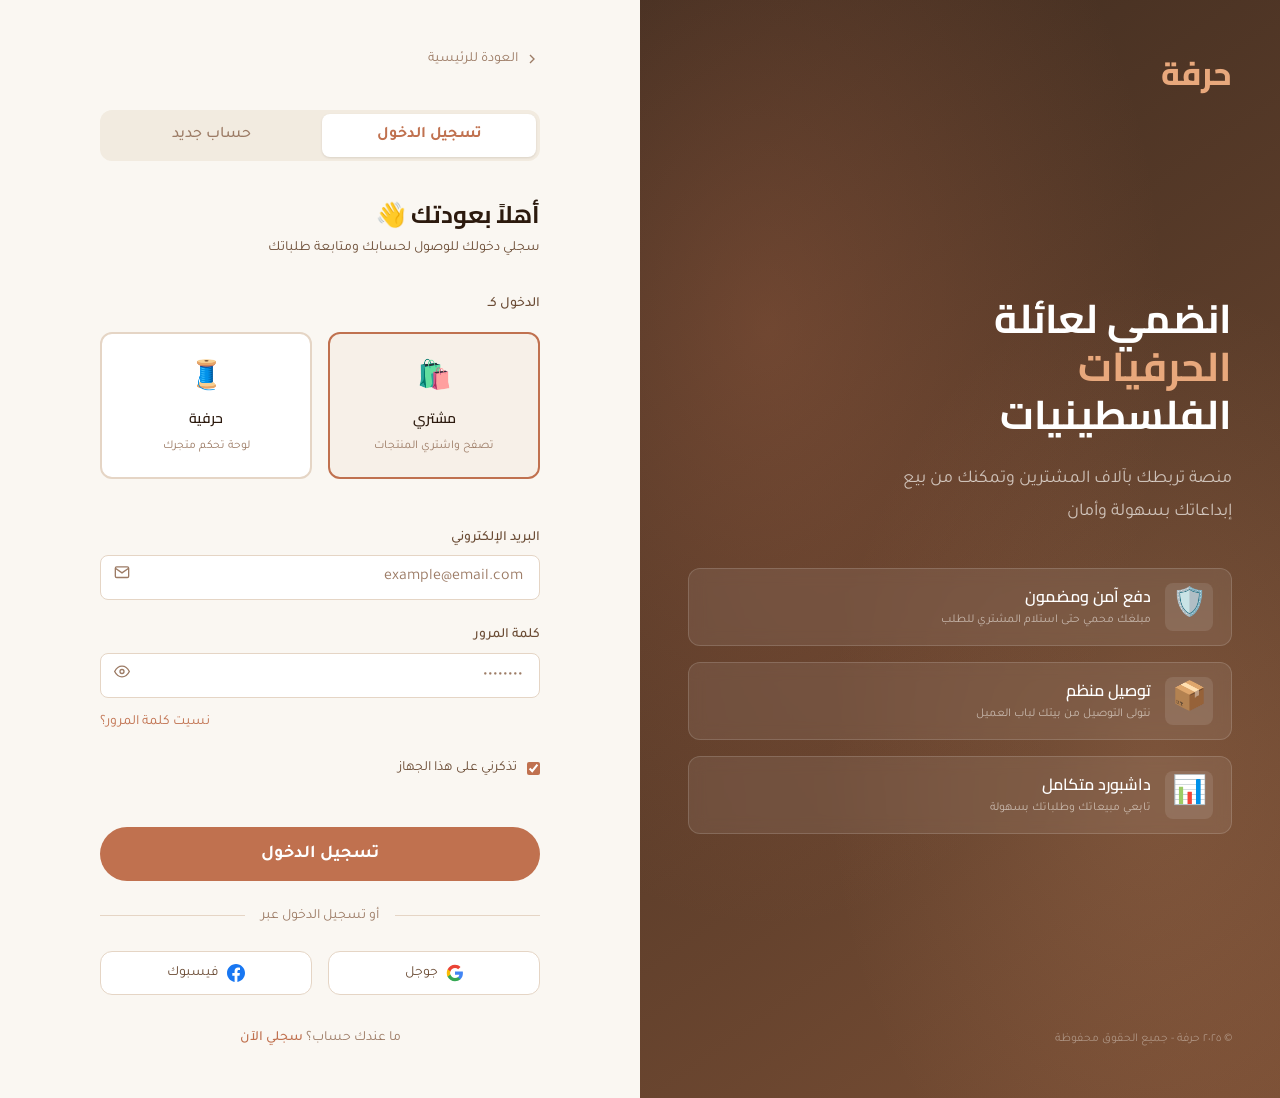
<file: HERFA-PROJ/pages/login.html>
<!DOCTYPE html>
<html lang="ar" dir="rtl">
<head>
  <meta charset="UTF-8" />
  <meta name="viewport" content="width=device-width, initial-scale=1.0" />
  <title>تسجيل الدخول - حرفة</title>
  <link rel="preconnect" href="https://fonts.googleapis.com" />
  <link rel="preconnect" href="https://fonts.gstatic.com" crossorigin />
  <link href="https://fonts.googleapis.com/css2?family=Tajawal:wght@300;400;500;700;800&family=Cairo:wght@300;400;600;700;800&display=swap" rel="stylesheet" />
  <link rel="stylesheet" href="../css/style.css" />
  <style>

    .auth-page {
      min-height: 100vh;
      display: grid;
      grid-template-columns: 1fr 1fr;
    }

    /* Left visual panel */
    .auth-visual {
      background: linear-gradient(145deg, #3D2B1F 0%, #5C3D2A 50%, #7A4F35 100%);
      display: flex;
      flex-direction: column;
      justify-content: space-between;
      padding: var(--space-6);
      position: relative;
      overflow: hidden;
    }
    .auth-visual::before {
      content: '';
      position: absolute;
      inset: 0;
      background:
        radial-gradient(ellipse at 20% 30%, rgba(192,113,79,0.3) 0%, transparent 55%),
        radial-gradient(ellipse at 80% 70%, rgba(232,168,124,0.15) 0%, transparent 45%);
    }
    .auth-visual__logo {
      font-family: var(--font-display);
      font-size: var(--text-3xl);
      font-weight: var(--fw-extrabold);
      color: var(--color-accent);
      position: relative;
      z-index: 1;
      text-decoration: none;
    }
    .auth-visual__content {
      position: relative;
      z-index: 1;
    }
    .auth-visual__title {
      font-family: var(--font-display);
      font-size: var(--text-4xl);
      font-weight: var(--fw-bold);
      color: white;
      line-height: var(--lh-tight);
      margin-bottom: var(--space-3);
    }
    .auth-visual__title span { color: var(--color-accent); }
    .auth-visual__subtitle {
      color: rgba(250,247,242,0.7);
      font-size: var(--text-lg);
      line-height: var(--lh-loose);
      max-width: 360px;
    }
    .auth-visual__cards {
      display: flex;
      flex-direction: column;
      gap: var(--space-2);
      margin-top: var(--space-5);
    }
    .auth-mini-card {
      background: rgba(255,255,255,0.08);
      border: 1px solid rgba(255,255,255,0.15);
      border-radius: var(--radius-lg);
      padding: 14px 18px;
      display: flex;
      align-items: center;
      gap: 14px;
      backdrop-filter: blur(8px);
    }
    .auth-mini-card__icon {
      font-size: 28px;
      width: 48px;
      height: 48px;
      background: rgba(255,255,255,0.1);
      border-radius: var(--radius-md);
      display: flex;
      align-items: center;
      justify-content: center;
      flex-shrink: 0;
    }
    .auth-mini-card__title {
      font-family: var(--font-display);
      font-size: var(--text-base);
      font-weight: var(--fw-semibold);
      color: white;
      margin-bottom: 2px;
    }
    .auth-mini-card__desc {
      font-size: var(--text-xs);
      color: rgba(250,247,242,0.6);
    }
    .auth-visual__footer {
      position: relative;
      z-index: 1;
      font-size: var(--text-xs);
      color: rgba(250,247,242,0.4);
    }

    /* Right form panel */
    .auth-form-panel {
      background: var(--color-bg);
      display: flex;
      flex-direction: column;
      justify-content: center;
      align-items: center;
      padding: var(--space-6) var(--space-8);
      overflow-y: auto;
    }
    .auth-form-wrap {
      width: 100%;
      max-width: 440px;
    }

    /* Tabs */
    .auth-tabs {
      display: flex;
      background: var(--color-bg-alt);
      border-radius: var(--radius-lg);
      padding: 4px;
      margin-bottom: var(--space-5);
      gap: 4px;
    }
    .auth-tab {
      flex: 1;
      padding: 12px;
      border-radius: var(--radius-md);
      font-family: var(--font-body);
      font-size: var(--text-base);
      font-weight: var(--fw-medium);
      cursor: pointer;
      border: none;
      background: none;
      color: var(--color-text-muted);
      transition: all var(--transition-normal);
      text-align: center;
    }
    .auth-tab.active {
      background: var(--color-surface);
      color: var(--color-primary);
      box-shadow: var(--shadow-sm);
      font-weight: var(--fw-semibold);
    }

    /* Form */
    .auth-form { display: none; }
    .auth-form.active { display: block; }

    .auth-form__title {
      font-family: var(--font-display);
      font-size: var(--text-2xl);
      font-weight: var(--fw-bold);
      margin-bottom: 6px;
    }
    .auth-form__subtitle {
      font-size: var(--text-sm);
      color: var(--color-text-secondary);
      margin-bottom: var(--space-4);
      line-height: var(--lh-loose);
    }

    .form-row {
      display: grid;
      grid-template-columns: 1fr 1fr;
      gap: var(--space-2);
    }

    .input-wrap {
      position: relative;
    }
    .input-wrap .form-input {
      padding-left: 44px;
    }
    .input-icon {
      position: absolute;
      left: 14px;
      top: 50%;
      transform: translateY(-50%);
      color: var(--color-text-muted);
      pointer-events: none;
    }
    .input-toggle {
      position: absolute;
      left: 14px;
      top: 50%;
      transform: translateY(-50%);
      color: var(--color-text-muted);
      cursor: pointer;
      background: none;
      border: none;
      padding: 0;
    }
    .input-toggle:hover { color: var(--color-primary); }

    .form-forgot {
      text-align: left;
      margin-top: 6px;
    }
    .form-forgot a {
      font-size: var(--text-sm);
      color: var(--color-primary);
      text-decoration: none;
    }
    .form-forgot a:hover { text-decoration: underline; }

    /* Password strength */
    .password-strength {
      margin-top: 8px;
      display: none;
    }
    .password-strength.visible { display: block; }
    .strength-bars {
      display: flex;
      gap: 4px;
      margin-bottom: 4px;
    }
    .strength-bar {
      flex: 1;
      height: 4px;
      border-radius: 2px;
      background: var(--color-border);
      transition: background var(--transition-fast);
    }
    .strength-bar.weak   { background: var(--color-error); }
    .strength-bar.medium { background: var(--color-warning); }
    .strength-bar.strong { background: var(--color-success); }
    .strength-label {
      font-size: var(--text-xs);
      color: var(--color-text-muted);
    }

    /* Account type */
    .account-type {
      display: grid;
      grid-template-columns: 1fr 1fr;
      gap: var(--space-2);
      margin-bottom: var(--space-3);
    }
    .account-type-btn {
      display: flex;
      flex-direction: column;
      align-items: center;
      gap: 8px;
      padding: var(--space-3);
      border: 2px solid var(--color-border);
      border-radius: var(--radius-lg);
      cursor: pointer;
      transition: all var(--transition-fast);
      background: var(--color-surface);
    }
    .account-type-btn:hover {
      border-color: var(--color-primary-light);
    }
    .account-type-btn.selected {
      border-color: var(--color-primary);
      background: rgba(192,113,79,0.06);
    }
    .account-type-btn__icon { font-size: 28px; }
    .account-type-btn__label {
      font-family: var(--font-display);
      font-size: var(--text-sm);
      font-weight: var(--fw-semibold);
      color: var(--color-text-primary);
    }
    .account-type-btn__desc {
      font-size: var(--text-xs);
      color: var(--color-text-muted);
      text-align: center;
    }

    /* Terms */
    .terms-check {
      display: flex;
      align-items: flex-start;
      gap: 10px;
      margin-bottom: var(--space-3);
    }
    .terms-check input { margin-top: 3px; flex-shrink: 0; accent-color: var(--color-primary); }
    .terms-check label { font-size: var(--text-sm); color: var(--color-text-secondary); line-height: var(--lh-snug); }
    .terms-check a { color: var(--color-primary); }

    /* Submit btn */
    .auth-submit {
      width: 100%;
      padding: 16px;
      background: var(--color-primary);
      color: white;
      border: none;
      border-radius: var(--radius-full);
      font-family: var(--font-body);
      font-size: var(--text-lg);
      font-weight: var(--fw-semibold);
      cursor: pointer;
      transition: all var(--transition-normal);
      margin-bottom: var(--space-3);
    }
    .auth-submit:hover {
      background: var(--color-primary-dark);
      transform: translateY(-1px);
      box-shadow: 0 6px 20px rgba(192,113,79,0.35);
    }

    /* Divider */
    .auth-divider {
      display: flex;
      align-items: center;
      gap: var(--space-2);
      margin-bottom: var(--space-3);
      color: var(--color-text-muted);
      font-size: var(--text-sm);
    }
    .auth-divider::before,
    .auth-divider::after {
      content: '';
      flex: 1;
      height: 1px;
      background: var(--color-border);
    }

    /* Social login */
    .social-btns {
      display: flex;
      gap: var(--space-2);
      margin-bottom: var(--space-4);
    }
    .social-btn {
      flex: 1;
      padding: 12px;
      border: 1.5px solid var(--color-border);
      border-radius: var(--radius-lg);
      background: var(--color-surface);
      cursor: pointer;
      display: flex;
      align-items: center;
      justify-content: center;
      gap: 8px;
      font-family: var(--font-body);
      font-size: var(--text-sm);
      color: var(--color-text-secondary);
      transition: all var(--transition-fast);
    }
    .social-btn:hover {
      border-color: var(--color-border-dark);
      background: var(--color-bg-alt);
    }

    /* Back link */
    .auth-back {
      display: flex;
      align-items: center;
      gap: 6px;
      color: var(--color-text-muted);
      font-size: var(--text-sm);
      text-decoration: none;
      margin-bottom: var(--space-5);
      transition: color var(--transition-fast);
    }
    .auth-back:hover { color: var(--color-primary); }

    /* Success state */
    .auth-success {
      display: none;
      text-align: center;
      padding: var(--space-6) 0;
    }
    .auth-success.visible { display: block; }
    .auth-success__icon {
      font-size: 64px;
      margin-bottom: var(--space-3);
    }
    .auth-success__title {
      font-family: var(--font-display);
      font-size: var(--text-2xl);
      font-weight: var(--fw-bold);
      margin-bottom: var(--space-2);
    }
    .auth-success__msg {
      color: var(--color-text-secondary);
      line-height: var(--lh-loose);
      margin-bottom: var(--space-4);
    }

    /* Responsive */
    @media (max-width: 768px) {
      .auth-page { grid-template-columns: 1fr; }
      .auth-visual { display: none; }
      .auth-form-panel { padding: var(--space-4); }
    }
  </style>
</head>
<body>

<div class="auth-page">

  <!-- ===== VISUAL PANEL ===== -->
  <div class="auth-visual">
    <a href="../index.html" class="auth-visual__logo">حرفة</a>

    <div class="auth-visual__content">
      <h2 class="auth-visual__title">
        انضمي لعائلة<br/>
        <span>الحرفيات</span><br/>
        الفلسطينيات
      </h2>
      <p class="auth-visual__subtitle">منصة تربطك بآلاف المشترين وتمكنك من بيع إبداعاتك بسهولة وأمان</p>

      <div class="auth-visual__cards">
        <div class="auth-mini-card">
          <div class="auth-mini-card__icon">🛡️</div>
          <div>
            <p class="auth-mini-card__title">دفع آمن ومضمون</p>
            <p class="auth-mini-card__desc">مبلغك محمي حتى استلام المشتري للطلب</p>
          </div>
        </div>
        <div class="auth-mini-card">
          <div class="auth-mini-card__icon">📦</div>
          <div>
            <p class="auth-mini-card__title">توصيل منظم</p>
            <p class="auth-mini-card__desc">نتولى التوصيل من بيتك لباب العميل</p>
          </div>
        </div>
        <div class="auth-mini-card">
          <div class="auth-mini-card__icon">📊</div>
          <div>
            <p class="auth-mini-card__title">داشبورد متكامل</p>
            <p class="auth-mini-card__desc">تابعي مبيعاتك وطلباتك بسهولة</p>
          </div>
        </div>
      </div>
    </div>

    <p class="auth-visual__footer">© ٢٠٢٥ حرفة - جميع الحقوق محفوظة</p>
  </div>

  <!-- ===== FORM PANEL ===== -->
  <div class="auth-form-panel">
    <div class="auth-form-wrap">

      <a href="../index.html" class="auth-back">
        <svg width="16" height="16" viewBox="0 0 24 24" fill="none" stroke="currentColor" stroke-width="2"><polyline points="9 18 15 12 9 6"/></svg>
        العودة للرئيسية
      </a>

      <!-- Tabs -->
      <div class="auth-tabs">
        <button class="auth-tab active" onclick="switchTab('login')">تسجيل الدخول</button>
        <button class="auth-tab" onclick="switchTab('register')">حساب جديد</button>
      </div>

      <!-- ===== LOGIN FORM ===== -->
      <div class="auth-form active" id="loginForm">
        <h1 class="auth-form__title">أهلاً بعودتك 👋</h1>
        <p class="auth-form__subtitle">سجلي دخولك للوصول لحسابك ومتابعة طلباتك</p>

        <div style="display:flex; flex-direction:column; gap: var(--space-3);">
          <div class="form-group">
            <p class="form-label" style="margin-bottom: 10px;">الدخول كـ</p>
            <div class="account-type" id="loginAccountType">
              <button class="account-type-btn selected" onclick="selectType(this)" type="button">
                <span class="account-type-btn__icon">🛍️</span>
                <span class="account-type-btn__label">مشتري</span>
                <span class="account-type-btn__desc">تصفح واشتري المنتجات</span>
              </button>
              <button class="account-type-btn" onclick="selectType(this)" type="button">
                <span class="account-type-btn__icon">🧵</span>
                <span class="account-type-btn__label">حرفية</span>
                <span class="account-type-btn__desc">لوحة تحكم متجرك</span>
              </button>
            </div>
          </div>

          <div class="form-group">
            <label class="form-label">البريد الإلكتروني</label>
            <div class="input-wrap">
              <input type="email" class="form-input" placeholder="example@email.com" />
              <span class="input-icon">
                <svg width="16" height="16" viewBox="0 0 24 24" fill="none" stroke="currentColor" stroke-width="2"><path d="M4 4h16c1.1 0 2 .9 2 2v12c0 1.1-.9 2-2 2H4c-1.1 0-2-.9-2-2V6c0-1.1.9-2 2-2z"/><polyline points="22,6 12,13 2,6"/></svg>
              </span>
            </div>
          </div>

          <div class="form-group">
            <label class="form-label">كلمة المرور</label>
            <div class="input-wrap">
              <input type="password" class="form-input" placeholder="••••••••" id="loginPassword" />
              <button class="input-toggle" onclick="togglePassword('loginPassword')" type="button">
                <svg width="16" height="16" viewBox="0 0 24 24" fill="none" stroke="currentColor" stroke-width="2"><path d="M1 12s4-8 11-8 11 8 11 8-4 8-11 8-11-8-11-8z"/><circle cx="12" cy="12" r="3"/></svg>
              </button>
            </div>
            <div class="form-forgot"><a href="#">نسيت كلمة المرور؟</a></div>
          </div>

          <div class="terms-check">
            <input type="checkbox" id="rememberMe" checked />
            <label for="rememberMe">تذكرني على هذا الجهاز</label>
          </div>

          <button class="auth-submit" onclick="handleLogin()">تسجيل الدخول</button>
        </div>

        <div class="auth-divider">أو تسجيل الدخول عبر</div>

        <div class="social-btns">
          <button class="social-btn">
            <svg width="18" height="18" viewBox="0 0 24 24"><path d="M22.56 12.25c0-.78-.07-1.53-.2-2.25H12v4.26h5.92c-.26 1.37-1.04 2.53-2.21 3.31v2.77h3.57c2.08-1.92 3.28-4.74 3.28-8.09z" fill="#4285F4"/><path d="M12 23c2.97 0 5.46-.98 7.28-2.66l-3.57-2.77c-.98.66-2.23 1.06-3.71 1.06-2.86 0-5.29-1.93-6.16-4.53H2.18v2.84C3.99 20.53 7.7 23 12 23z" fill="#34A853"/><path d="M5.84 14.09c-.22-.66-.35-1.36-.35-2.09s.13-1.43.35-2.09V7.07H2.18C1.43 8.55 1 10.22 1 12s.43 3.45 1.18 4.93l2.85-2.22.81-.62z" fill="#FBBC05"/><path d="M12 5.38c1.62 0 3.06.56 4.21 1.64l3.15-3.15C17.45 2.09 14.97 1 12 1 7.7 1 3.99 3.47 2.18 7.07l3.66 2.84c.87-2.6 3.3-4.53 6.16-4.53z" fill="#EA4335"/></svg>
            جوجل
          </button>
          <button class="social-btn">
            <svg width="18" height="18" viewBox="0 0 24 24" fill="#1877F2"><path d="M24 12.073c0-6.627-5.373-12-12-12s-12 5.373-12 12c0 5.99 4.388 10.954 10.125 11.854v-8.385H7.078v-3.47h3.047V9.43c0-3.007 1.792-4.669 4.533-4.669 1.312 0 2.686.235 2.686.235v2.953H15.83c-1.491 0-1.956.925-1.956 1.874v2.25h3.328l-.532 3.47h-2.796v8.385C19.612 23.027 24 18.062 24 12.073z"/></svg>
            فيسبوك
          </button>
        </div>

        <p style="text-align:center; font-size: var(--text-sm); color: var(--color-text-muted);">
          ما عندك حساب؟
          <a href="#" onclick="switchTab('register')" style="color: var(--color-primary); font-weight: 500;">سجلي الآن</a>
        </p>
      </div>

      <!-- ===== REGISTER FORM ===== -->
      <div class="auth-form" id="registerForm">
        <h1 class="auth-form__title">أنشئي حسابك 🌟</h1>
        <p class="auth-form__subtitle">انضمي لمجتمع الحرفيات الفلسطينيات</p>

        <!-- Account Type -->
        <div style="margin-bottom: var(--space-3);">
          <p class="form-label" style="margin-bottom: 10px;">نوع الحساب</p>
          <div class="account-type">
            <button class="account-type-btn selected" onclick="selectType(this)">
              <span class="account-type-btn__icon">🛍️</span>
              <span class="account-type-btn__label">مشتري</span>
              <span class="account-type-btn__desc">تصفح واشتري المنتجات</span>
            </button>
            <button class="account-type-btn" onclick="selectType(this)">
              <span class="account-type-btn__icon">🧵</span>
              <span class="account-type-btn__label">حرفية</span>
              <span class="account-type-btn__desc">بيعي منتجاتك الحرفية</span>
            </button>
          </div>
        </div>

        <div style="display:flex; flex-direction:column; gap: var(--space-2);">
          <div class="form-row">
            <div class="form-group">
              <label class="form-label">الاسم الأول</label>
              <input type="text" class="form-input" placeholder="سارة" />
            </div>
            <div class="form-group">
              <label class="form-label">الاسم الأخير</label>
              <input type="text" class="form-input" placeholder="محمود" />
            </div>
          </div>

          <div class="form-group">
            <label class="form-label">البريد الإلكتروني</label>
            <div class="input-wrap">
              <input type="email" class="form-input" placeholder="example@email.com" />
              <span class="input-icon">
                <svg width="16" height="16" viewBox="0 0 24 24" fill="none" stroke="currentColor" stroke-width="2"><path d="M4 4h16c1.1 0 2 .9 2 2v12c0 1.1-.9 2-2 2H4c-1.1 0-2-.9-2-2V6c0-1.1.9-2 2-2z"/><polyline points="22,6 12,13 2,6"/></svg>
              </span>
            </div>
          </div>

          <div class="form-group">
            <label class="form-label">رقم الجوال</label>
            <div class="input-wrap">
              <input type="tel" class="form-input" placeholder="059XXXXXXX" />
              <span class="input-icon">
                <svg width="16" height="16" viewBox="0 0 24 24" fill="none" stroke="currentColor" stroke-width="2"><path d="M22 16.92v3a2 2 0 0 1-2.18 2 19.79 19.79 0 0 1-8.63-3.07A19.5 19.5 0 0 1 4.69 12 19.79 19.79 0 0 1 1.61 3.41 2 2 0 0 1 3.6 1.22h3a2 2 0 0 1 2 1.72c.13.96.36 1.9.68 2.81a2 2 0 0 1-.45 2.11L7.91 8.96a16 16 0 0 0 6.13 6.13l1.32-1.32a2 2 0 0 1 2.11-.45c.91.32 1.85.55 2.81.68A2 2 0 0 1 22 16.92z"/></svg>
              </span>
            </div>
          </div>

          <div class="form-group">
            <label class="form-label">المدينة</label>
            <select class="form-select form-input">
              <option value="">اختاري مدينتك</option>
              <option>نابلس</option>
              <option>الخليل</option>
              <option>بيت لحم</option>
              <option>القدس</option>
              <option>رام الله</option>
              <option>جنين</option>
              <option>طولكرم</option>
              <option>قلقيلية</option>
              <option>أريحا</option>
              <option>سلفيت</option>
            </select>
          </div>

          <div class="form-group">
            <label class="form-label">كلمة المرور</label>
            <div class="input-wrap">
              <input type="password" class="form-input" placeholder="٨ أحرف على الأقل" id="registerPassword" oninput="checkStrength(this.value)" />
              <button class="input-toggle" onclick="togglePassword('registerPassword')" type="button">
                <svg width="16" height="16" viewBox="0 0 24 24" fill="none" stroke="currentColor" stroke-width="2"><path d="M1 12s4-8 11-8 11 8 11 8-4 8-11 8-11-8-11-8z"/><circle cx="12" cy="12" r="3"/></svg>
              </button>
            </div>
            <div class="password-strength" id="strengthMeter">
              <div class="strength-bars">
                <div class="strength-bar" id="bar1"></div>
                <div class="strength-bar" id="bar2"></div>
                <div class="strength-bar" id="bar3"></div>
                <div class="strength-bar" id="bar4"></div>
              </div>
              <p class="strength-label" id="strengthLabel">قوة كلمة المرور</p>
            </div>
          </div>

          <div class="form-group">
            <label class="form-label">تأكيد كلمة المرور</label>
            <div class="input-wrap">
              <input type="password" class="form-input" placeholder="••••••••" id="confirmPassword" />
              <button class="input-toggle" onclick="togglePassword('confirmPassword')" type="button">
                <svg width="16" height="16" viewBox="0 0 24 24" fill="none" stroke="currentColor" stroke-width="2"><path d="M1 12s4-8 11-8 11 8 11 8-4 8-11 8-11-8-11-8z"/><circle cx="12" cy="12" r="3"/></svg>
              </button>
            </div>
          </div>

          <div class="terms-check">
            <input type="checkbox" id="terms" />
            <label for="terms">أوافق على <a href="#">شروط الاستخدام</a> و<a href="#">سياسة الخصوصية</a></label>
          </div>

          <button class="auth-submit" onclick="handleRegister()">إنشاء الحساب</button>
        </div>

        <div class="auth-divider">أو التسجيل عبر</div>

        <div class="social-btns">
          <button class="social-btn">
            <svg width="18" height="18" viewBox="0 0 24 24"><path d="M22.56 12.25c0-.78-.07-1.53-.2-2.25H12v4.26h5.92c-.26 1.37-1.04 2.53-2.21 3.31v2.77h3.57c2.08-1.92 3.28-4.74 3.28-8.09z" fill="#4285F4"/><path d="M12 23c2.97 0 5.46-.98 7.28-2.66l-3.57-2.77c-.98.66-2.23 1.06-3.71 1.06-2.86 0-5.29-1.93-6.16-4.53H2.18v2.84C3.99 20.53 7.7 23 12 23z" fill="#34A853"/><path d="M5.84 14.09c-.22-.66-.35-1.36-.35-2.09s.13-1.43.35-2.09V7.07H2.18C1.43 8.55 1 10.22 1 12s.43 3.45 1.18 4.93l2.85-2.22.81-.62z" fill="#FBBC05"/><path d="M12 5.38c1.62 0 3.06.56 4.21 1.64l3.15-3.15C17.45 2.09 14.97 1 12 1 7.7 1 3.99 3.47 2.18 7.07l3.66 2.84c.87-2.6 3.3-4.53 6.16-4.53z" fill="#EA4335"/></svg>
            جوجل
          </button>
          <button class="social-btn">
            <svg width="18" height="18" viewBox="0 0 24 24" fill="#1877F2"><path d="M24 12.073c0-6.627-5.373-12-12-12s-12 5.373-12 12c0 5.99 4.388 10.954 10.125 11.854v-8.385H7.078v-3.47h3.047V9.43c0-3.007 1.792-4.669 4.533-4.669 1.312 0 2.686.235 2.686.235v2.953H15.83c-1.491 0-1.956.925-1.956 1.874v2.25h3.328l-.532 3.47h-2.796v8.385C19.612 23.027 24 18.062 24 12.073z"/></svg>
            فيسبوك
          </button>
        </div>

        <p style="text-align:center; font-size: var(--text-sm); color: var(--color-text-muted);">
          عندك حساب؟
          <a href="#" onclick="switchTab('login')" style="color: var(--color-primary); font-weight: 500;">سجلي دخولك</a>
        </p>
      </div>

      <!-- ===== SUCCESS STATE ===== -->
      <div class="auth-success" id="successState">
        <div class="auth-success__icon">🎉</div>
        <h2 class="auth-success__title">أهلاً وسهلاً!</h2>
        <p class="auth-success__msg">تم إنشاء حسابك بنجاح.<br/>جاري تحويلك للصفحة الرئيسية...</p>
        <a href="../index.html" class="btn btn--primary btn--lg">ابدأي التسوق</a>
      </div>

    </div>
  </div>
</div>

<script src="../js/app.js"></script>
<script>
  function switchTab(tab) {
    document.querySelectorAll('.auth-tab').forEach((t, i) => {
      t.classList.toggle('active', (tab === 'login' && i === 0) || (tab === 'register' && i === 1));
    });
    document.getElementById('loginForm').classList.toggle('active', tab === 'login');
    document.getElementById('registerForm').classList.toggle('active', tab === 'register');
  }

  function togglePassword(id) {
    const input = document.getElementById(id);
    input.type = input.type === 'password' ? 'text' : 'password';
  }

  function selectType(btn) {
    btn.parentElement.querySelectorAll('.account-type-btn').forEach(b => b.classList.remove('selected'));
    btn.classList.add('selected');
  }

  function checkStrength(val) {
    const meter = document.getElementById('strengthMeter');
    const label = document.getElementById('strengthLabel');
    const bars  = [document.getElementById('bar1'), document.getElementById('bar2'),
                   document.getElementById('bar3'), document.getElementById('bar4')];

    if (!val) { meter.classList.remove('visible'); return; }
    meter.classList.add('visible');

    let score = 0;
    if (val.length >= 8) score++;
    if (/[A-Z]/.test(val)) score++;
    if (/[0-9]/.test(val)) score++;
    if (/[^A-Za-z0-9]/.test(val)) score++;

    const levels = ['', 'weak', 'medium', 'medium', 'strong'];
    const labels = ['', 'ضعيفة', 'متوسطة', 'جيدة', 'قوية جداً'];
    const colors = ['', '#C0392B', '#D4A017', '#D4A017', '#5A8A5E'];

    bars.forEach((bar, i) => {
      bar.className = 'strength-bar';
      if (i < score) bar.classList.add(levels[score]);
    });
    label.textContent = `كلمة المرور: ${labels[score]}`;
    label.style.color = colors[score];
  }

  function handleLogin() {
    const selected = document.querySelector('#loginAccountType .account-type-btn.selected .account-type-btn__label');
    const isArtisan = selected && selected.textContent.trim() === 'حرفية';
    showToast(isArtisan ? 'جاري تسجيل الدخول لمتجرك...' : 'جاري تسجيل الدخول...');
    setTimeout(() => {
      window.location.href = isArtisan ? 'dashboard.html' : '../index.html';
    }, 1200);
  }

  function handleRegister() {
    const terms = document.getElementById('terms');
    if (!terms.checked) { showToast('يرجى الموافقة على الشروط', 'error'); return; }
    const selected = document.querySelector('#registerForm .account-type .account-type-btn.selected .account-type-btn__label');
    const isArtisan = selected && selected.textContent.trim() === 'حرفية';
    document.getElementById('registerForm').style.display = 'none';
    document.getElementById('successState').classList.add('visible');
    const successLink = document.querySelector('#successState a.btn');
    const successMsg = document.querySelector('#successState .auth-success__msg');
    if (isArtisan) {
      successLink.href = 'dashboard.html';
      successLink.textContent = 'اذهبي للوحة تحكم متجرك';
      successMsg.innerHTML = 'تم إنشاء حسابك بنجاح.<br/>جاري تحويلك للوحة تحكم متجرك...';
    }
    setTimeout(() => { window.location.href = successLink.href; }, 1800);
  }

  function showToast(message, type = 'success') {
    const existing = document.querySelector('.herfa-toast');
    if (existing) existing.remove();
    const toast = document.createElement('div');
    toast.className = 'herfa-toast';
    toast.textContent = message;
    toast.style.cssText = `position:fixed;bottom:32px;left:50%;transform:translateX(-50%) translateY(20px);background:${type==='success'?'#2C1A0E':'#C0392B'};color:#FAF7F2;padding:14px 28px;border-radius:9999px;font-family:'Tajawal',sans-serif;font-size:15px;font-weight:500;box-shadow:0 8px 24px rgba(0,0,0,0.2);z-index:9999;opacity:0;transition:all 0.3s ease;direction:rtl;`;
    document.body.appendChild(toast);
    requestAnimationFrame(() => { toast.style.opacity='1'; toast.style.transform='translateX(-50%) translateY(0)'; });
    setTimeout(() => { toast.style.opacity='0'; setTimeout(() => toast.remove(), 300); }, 2800);
  }
</script>
</body>
</html>
</file>
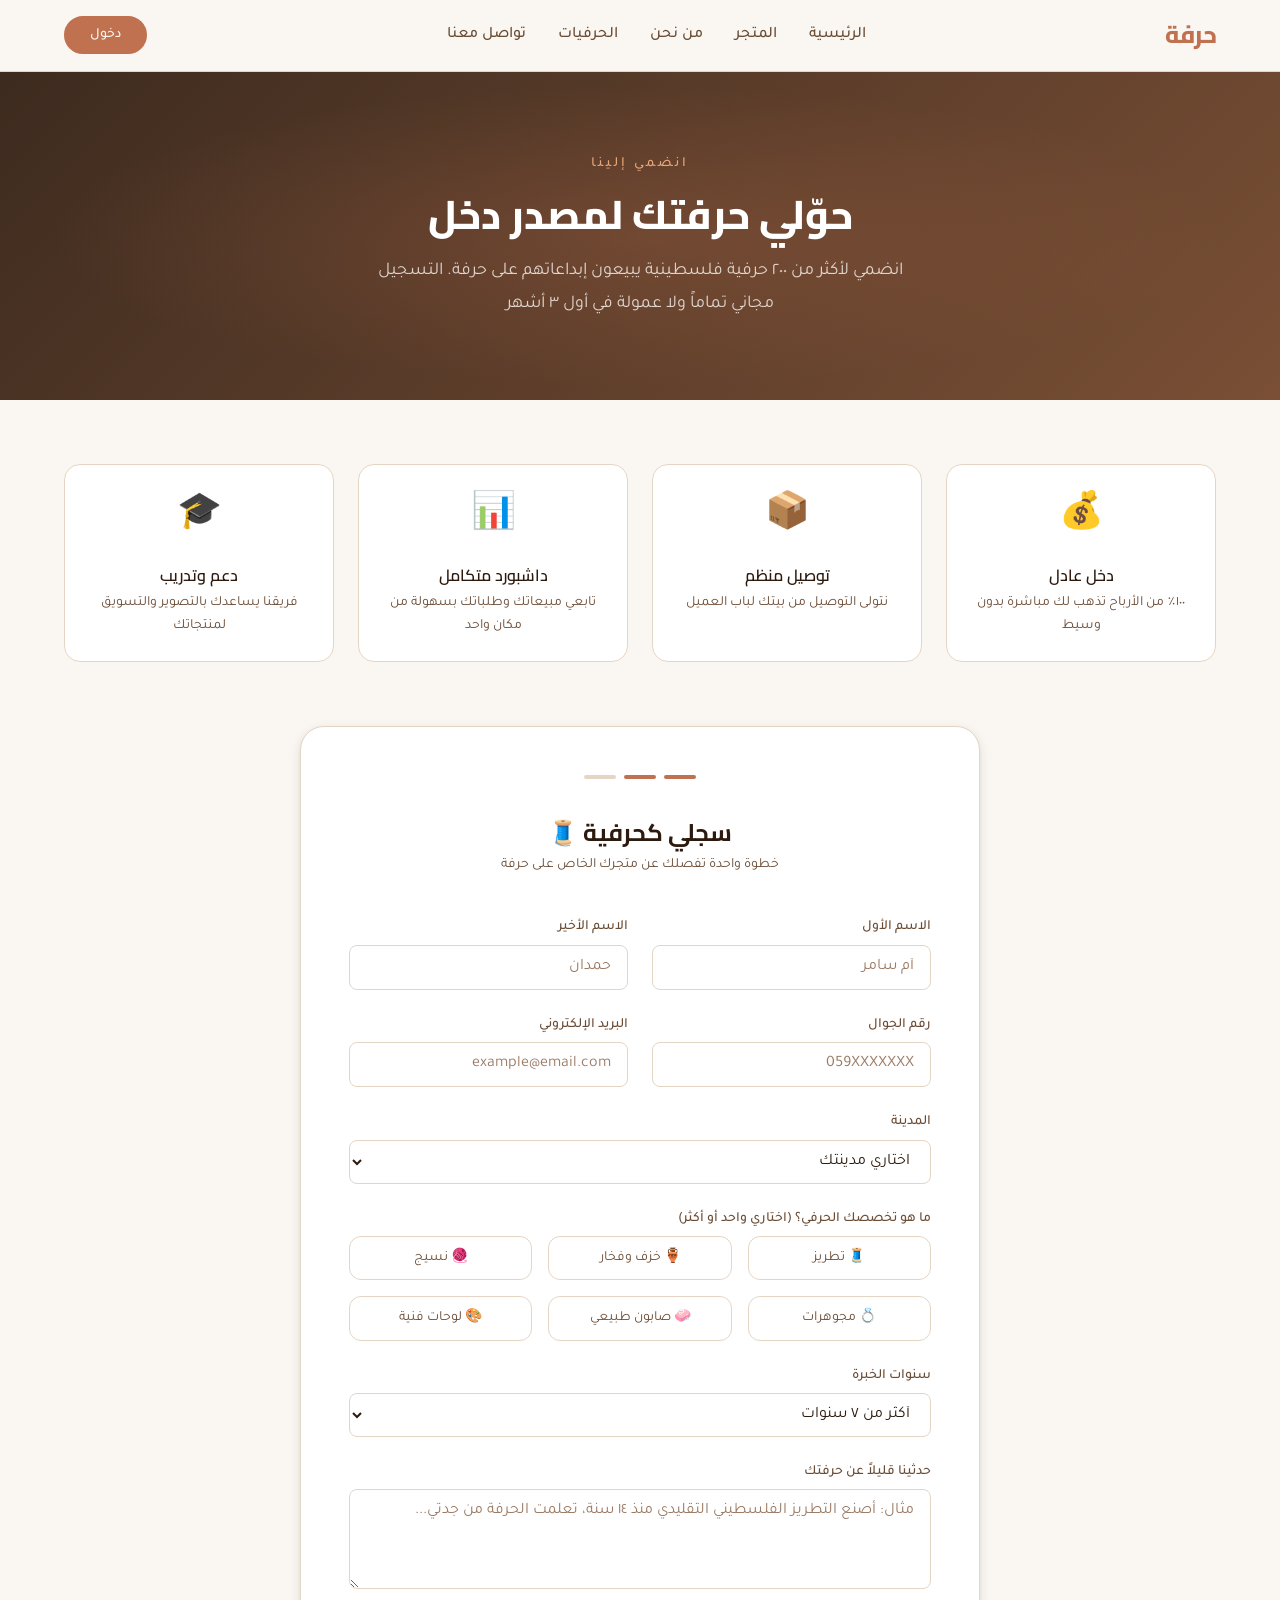
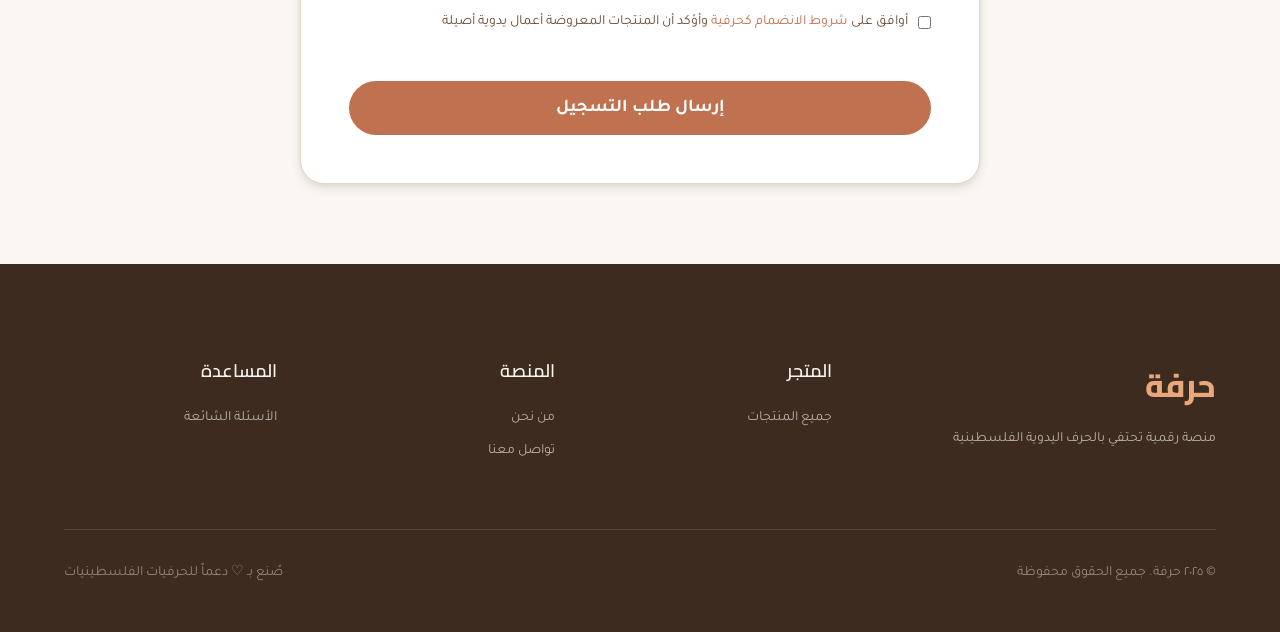
<file: HERFA-PROJ/pages/register-artisan.html>
<!DOCTYPE html>
<html lang="ar" dir="rtl">
<head>
  <meta charset="UTF-8" />
  <meta name="viewport" content="width=device-width, initial-scale=1.0" />
  <title>سجلي كحرفية - حرفة</title>
  <link rel="preconnect" href="https://fonts.googleapis.com" />
  <link rel="preconnect" href="https://fonts.gstatic.com" crossorigin />
  <link href="https://fonts.googleapis.com/css2?family=Tajawal:wght@300;400;500;700;800&family=Cairo:wght@300;400;600;700;800&display=swap" rel="stylesheet" />
  <link rel="stylesheet" href="../css/style.css" />
  <style>
    .reg-hero {
      background: linear-gradient(135deg, #3D2B1F 0%, #5C3D2A 50%, #7A4F35 100%);
      padding: var(--space-10) 0; text-align: center; position: relative; overflow: hidden;
    }
    .reg-hero::before { content:''; position:absolute; inset:0; background: radial-gradient(ellipse at 50% 50%, rgba(192,113,79,0.22) 0%, transparent 65%); }
    .reg-hero__eyebrow { display:inline-block; font-size:var(--text-sm); font-weight:var(--fw-medium); letter-spacing:3px; text-transform:uppercase; color:var(--color-accent); margin-bottom:var(--space-2); position:relative; z-index:1; }
    .reg-hero__title { font-family:var(--font-display); font-size:var(--text-4xl); font-weight:var(--fw-extrabold); color:white; margin-bottom:var(--space-2); position:relative; z-index:1; }
    .reg-hero__subtitle { font-size:var(--text-lg); color:rgba(250,247,242,0.8); position:relative; z-index:1; max-width:560px; margin-inline:auto; line-height:var(--lh-loose); }

    .perks-row { display:grid; grid-template-columns:repeat(4,1fr); gap:var(--space-3); margin-block:var(--space-8); }
    .perk-card { text-align:center; padding:var(--space-3); background:var(--color-surface); border:1px solid var(--color-border); border-radius:var(--radius-xl); }
    .perk-card__icon { font-size:36px; margin-bottom:var(--space-2); }
    .perk-card__title { font-family:var(--font-display); font-weight:var(--fw-semibold); font-size:var(--text-base); margin-bottom:4px; }
    .perk-card__desc { font-size:var(--text-sm); color:var(--color-text-secondary); line-height:var(--lh-normal); }

    .reg-form-wrap { max-width:680px; margin-inline:auto; background:var(--color-surface); border:1px solid var(--color-border); border-radius:var(--radius-2xl); padding:var(--space-6); box-shadow:var(--shadow-md); margin-bottom:var(--space-10); }
    .reg-form__title { font-family:var(--font-display); font-size:var(--text-2xl); font-weight:var(--fw-bold); margin-bottom:6px; text-align:center; }
    .reg-form__subtitle { text-align:center; color:var(--color-text-secondary); font-size:var(--text-sm); margin-bottom:var(--space-5); }

    .reg-steps { display:flex; justify-content:center; gap:var(--space-1); margin-bottom:var(--space-5); }
    .reg-step-dot { width:32px; height:4px; border-radius:var(--radius-full); background:var(--color-border); transition:background var(--transition-fast); }
    .reg-step-dot.active { background:var(--color-primary); }

    .form-grid-2 { display:grid; grid-template-columns:1fr 1fr; gap:var(--space-3); }
    .form-col-full { grid-column:1/-1; }
    .craft-options { display:grid; grid-template-columns:repeat(3,1fr); gap:var(--space-2); }
    .craft-chip { padding:10px; text-align:center; border:1.5px solid var(--color-border); border-radius:var(--radius-lg); cursor:pointer; font-size:var(--text-sm); color:var(--color-text-secondary); transition:all var(--transition-fast); background:var(--color-surface); }
    .craft-chip:hover { border-color:var(--color-primary-light); }
    .craft-chip.selected { border-color:var(--color-primary); background:rgba(192,113,79,0.06); color:var(--color-primary); font-weight:var(--fw-semibold); }

    .terms-check { display:flex; align-items:flex-start; gap:10px; margin-bottom:var(--space-3); }
    .terms-check input { margin-top:3px; flex-shrink:0; accent-color:var(--color-primary); }
    .terms-check label { font-size:var(--text-sm); color:var(--color-text-secondary); line-height:var(--lh-snug); }
    .terms-check a { color:var(--color-primary); }

    .reg-submit { width:100%; padding:16px; background:var(--color-primary); color:white; border:none; border-radius:var(--radius-full); font-family:var(--font-body); font-size:var(--text-lg); font-weight:var(--fw-semibold); cursor:pointer; transition:all var(--transition-normal); }
    .reg-submit:hover { background:var(--color-primary-dark); transform:translateY(-1px); box-shadow:0 6px 20px rgba(192,113,79,0.35); }

    .reg-success { display:none; text-align:center; padding:var(--space-6) 0; }
    .reg-success.visible { display:block; }
    .reg-success__icon { font-size:64px; margin-bottom:var(--space-3); }
    .reg-success__title { font-family:var(--font-display); font-size:var(--text-2xl); font-weight:var(--fw-bold); margin-bottom:var(--space-2); }
    .reg-success__msg { color:var(--color-text-secondary); line-height:var(--lh-loose); margin-bottom:var(--space-4); }

    @media (max-width:1024px){ .perks-row{ grid-template-columns:repeat(2,1fr); } }
    @media (max-width:768px){
      .form-grid-2{ grid-template-columns:1fr; }
      .craft-options{ grid-template-columns:repeat(2,1fr); }
      .reg-form-wrap{ padding:var(--space-4); }
    }
  </style>
</head>
<body>

  <header class="navbar">
    <div class="navbar__inner">
      <a href="../index.html" class="navbar__logo">حرفة</a>
      <nav class="navbar__nav">
        <a href="../index.html" class="navbar__link">الرئيسية</a>
        <a href="shop.html"     class="navbar__link">المتجر</a>
        <a href="about.html"    class="navbar__link">من نحن</a>
        <a href="artisans.html" class="navbar__link">الحرفيات</a>
        <a href="contact.html"  class="navbar__link">تواصل معنا</a>
      </nav>
      <div class="navbar__actions">
        <a href="login.html" class="btn btn--primary btn--sm">دخول</a>
        <button class="navbar__icon-btn navbar__mobile-toggle" style="display:none">
          <svg width="20" height="20" viewBox="0 0 24 24" fill="none" stroke="currentColor" stroke-width="2"><line x1="3" y1="12" x2="21" y2="12"/><line x1="3" y1="6" x2="21" y2="6"/><line x1="3" y1="18" x2="21" y2="18"/></svg>
        </button>
      </div>
    </div>
  </header>

  <section class="reg-hero">
    <div class="container">
      <span class="reg-hero__eyebrow">انضمي إلينا</span>
      <h1 class="reg-hero__title">حوّلي حرفتك لمصدر دخل</h1>
      <p class="reg-hero__subtitle">انضمي لأكثر من ٢٠٠ حرفية فلسطينية يبيعون إبداعاتهم على حرفة. التسجيل مجاني تماماً ولا عمولة في أول ٣ أشهر</p>
    </div>
  </section>

  <main class="container">

    <div class="perks-row">
      <div class="perk-card"><div class="perk-card__icon">💰</div><p class="perk-card__title">دخل عادل</p><p class="perk-card__desc">١٠٠٪ من الأرباح تذهب لك مباشرة بدون وسيط</p></div>
      <div class="perk-card"><div class="perk-card__icon">📦</div><p class="perk-card__title">توصيل منظم</p><p class="perk-card__desc">نتولى التوصيل من بيتك لباب العميل</p></div>
      <div class="perk-card"><div class="perk-card__icon">📊</div><p class="perk-card__title">داشبورد متكامل</p><p class="perk-card__desc">تابعي مبيعاتك وطلباتك بسهولة من مكان واحد</p></div>
      <div class="perk-card"><div class="perk-card__icon">🎓</div><p class="perk-card__title">دعم وتدريب</p><p class="perk-card__desc">فريقنا يساعدك بالتصوير والتسويق لمنتجاتك</p></div>
    </div>

    <div class="reg-form-wrap">
      <div id="regFormContent">
        <div class="reg-steps">
          <div class="reg-step-dot active"></div>
          <div class="reg-step-dot active"></div>
          <div class="reg-step-dot"></div>
        </div>

        <h2 class="reg-form__title">سجلي كحرفية 🧵</h2>
        <p class="reg-form__subtitle">خطوة واحدة تفصلك عن متجرك الخاص على حرفة</p>

        <div style="display:flex; flex-direction:column; gap:var(--space-3);">
          <div class="form-grid-2">
            <div class="form-group">
              <label class="form-label">الاسم الأول</label>
              <input type="text" class="form-input" placeholder="أم سامر" />
            </div>
            <div class="form-group">
              <label class="form-label">الاسم الأخير</label>
              <input type="text" class="form-input" placeholder="حمدان" />
            </div>
            <div class="form-group">
              <label class="form-label">رقم الجوال</label>
              <input type="tel" class="form-input" placeholder="059XXXXXXX" />
            </div>
            <div class="form-group">
              <label class="form-label">البريد الإلكتروني</label>
              <input type="email" class="form-input" placeholder="example@email.com" />
            </div>
            <div class="form-group form-col-full">
              <label class="form-label">المدينة</label>
              <select class="form-select form-input">
                <option value="">اختاري مدينتك</option>
                <option>نابلس</option><option>الخليل</option><option>بيت لحم</option><option>القدس</option><option>رام الله</option><option>جنين</option><option>طولكرم</option><option>قلقيلية</option><option>أريحا</option><option>سلفيت</option>
              </select>
            </div>
          </div>

          <div class="form-group">
            <label class="form-label">ما هو تخصصك الحرفي؟ (اختاري واحد أو أكثر)</label>
            <div class="craft-options">
              <div class="craft-chip" onclick="this.classList.toggle('selected')">🧵 تطريز</div>
              <div class="craft-chip" onclick="this.classList.toggle('selected')">🏺 خزف وفخار</div>
              <div class="craft-chip" onclick="this.classList.toggle('selected')">🧶 نسيج</div>
              <div class="craft-chip" onclick="this.classList.toggle('selected')">💍 مجوهرات</div>
              <div class="craft-chip" onclick="this.classList.toggle('selected')">🧼 صابون طبيعي</div>
              <div class="craft-chip" onclick="this.classList.toggle('selected')">🎨 لوحات فنية</div>
            </div>
          </div>

          <div class="form-group">
            <label class="form-label">سنوات الخبرة</label>
            <select class="form-select form-input">
              <option>أقل من سنة</option>
              <option>١ - ٣ سنوات</option>
              <option>٤ - ٧ سنوات</option>
              <option selected>أكثر من ٧ سنوات</option>
            </select>
          </div>

          <div class="form-group">
            <label class="form-label">حدثينا قليلاً عن حرفتك</label>
            <textarea class="form-textarea" style="min-height:100px; resize:vertical;" placeholder="مثال: أصنع التطريز الفلسطيني التقليدي منذ ١٤ سنة، تعلمت الحرفة من جدتي..."></textarea>
          </div>

          <div class="terms-check">
            <input type="checkbox" id="regTerms" />
            <label for="regTerms">أوافق على <a href="#">شروط الانضمام كحرفية</a> وأؤكد أن المنتجات المعروضة أعمال يدوية أصيلة</label>
          </div>

          <button class="reg-submit" onclick="submitArtisanForm()">إرسال طلب التسجيل</button>
        </div>
      </div>

      <div class="reg-success" id="regSuccess">
        <div class="reg-success__icon">🎉</div>
        <h3 class="reg-success__title">تم استلام طلبك!</h3>
        <p class="reg-success__msg">أهلاً بك بعائلة حرفة.<br/>جاري تحويلك للوحة تحكم متجرك...</p>
        <a href="dashboard.html" class="btn btn--primary btn--lg">الذهاب للوحة التحكم الآن</a>
      </div>
    </div>

  </main>

  <footer class="footer">
    <div class="container">
      <div class="footer__grid">
        <div>
          <p class="footer__logo">حرفة</p>
          <p class="footer__desc">منصة رقمية تحتفي بالحرف اليدوية الفلسطينية</p>
        </div>
        <div>
          <h4 class="footer__heading">المتجر</h4>
          <ul class="footer__links">
            <li><a href="shop.html" class="footer__link">جميع المنتجات</a></li>
          </ul>
        </div>
        <div>
          <h4 class="footer__heading">المنصة</h4>
          <ul class="footer__links">
            <li><a href="about.html" class="footer__link">من نحن</a></li>
            <li><a href="contact.html" class="footer__link">تواصل معنا</a></li>
          </ul>
        </div>
        <div>
          <h4 class="footer__heading">المساعدة</h4>
          <ul class="footer__links">
            <li><a href="#" class="footer__link">الأسئلة الشائعة</a></li>
          </ul>
        </div>
      </div>
      <hr class="footer__divider" />
      <div class="footer__bottom">
        <p>© ٢٠٢٥ حرفة. جميع الحقوق محفوظة</p>
        <p>صُنع بـ ♡ دعماً للحرفيات الفلسطينيات</p>
      </div>
    </div>
  </footer>

  <script src="../js/app.js"></script>
  <script>
    function submitArtisanForm() {
      const terms = document.getElementById('regTerms');
      if (!terms.checked) { showToast('يرجى الموافقة على الشروط', 'error'); return; }
      document.getElementById('regFormContent').style.display = 'none';
      document.getElementById('regSuccess').classList.add('visible');
      setTimeout(() => { window.location.href = 'dashboard.html'; }, 2200);
    }
    const toggle = document.querySelector('.navbar__mobile-toggle');
    if (window.innerWidth <= 768) toggle.style.display = 'flex';
    window.addEventListener('resize', () => {
      toggle.style.display = window.innerWidth <= 768 ? 'flex' : 'none';
    });
  </script>
</body>
</html>
</file>
<file: HERFA-PROJ/css/style.css>
/* ============================================
   HERFA - حرفة | Design System
   Global Styles & CSS Variables
   ============================================ */

/* --- Google Fonts --- */
@import url('https://fonts.googleapis.com/css2?family=Tajawal:wght@300;400;500;700;800&family=Cairo:wght@300;400;600;700;800&display=swap');

/* --- CSS Variables --- */
:root {
  /* Colors */
  --color-primary:       #C0714F;   /* Terracotta */
  --color-primary-dark:  #A85D3C;
  --color-primary-light: #D4896A;
  --color-secondary:     #8B6347;   /* Warm Brown */
  --color-accent:        #E8A87C;   /* Peach */

  --color-bg:            #FAF7F2;   /* Creamy White */
  --color-bg-alt:        #F2EBE0;   /* Warm Beige */
  --color-bg-dark:       #3D2B1F;   /* Dark Brown */

  --color-surface:       #FFFFFF;
  --color-surface-warm:  #FDF9F5;

  --color-text-primary:  #2C1A0E;   /* Dark Brown */
  --color-text-secondary:#6B4C35;
  --color-text-muted:    #9C7B65;
  --color-text-inverse:  #FAF7F2;

  --color-border:        #E5D5C5;
  --color-border-dark:   #C4A882;

  --color-success:       #5A8A5E;
  --color-error:         #C0392B;
  --color-warning:       #D4A017;

  /* Typography */
  --font-display:  'Cairo', sans-serif;
  --font-body:     'Tajawal', sans-serif;

  /* Font Sizes */
  --text-xs:   12px;
  --text-sm:   14px;
  --text-base: 16px;
  --text-lg:   18px;
  --text-xl:   20px;
  --text-2xl:  24px;
  --text-3xl:  32px;
  --text-4xl:  40px;
  --text-5xl:  56px;
  --text-6xl:  72px;

  /* Font Weights */
  --fw-light:    300;
  --fw-regular:  400;
  --fw-medium:   500;
  --fw-semibold: 600;
  --fw-bold:     700;
  --fw-extrabold:800;

  /* Line Heights */
  --lh-tight:  1.2;
  --lh-snug:   1.4;
  --lh-normal: 1.6;
  --lh-loose:  1.8;

  /* Spacing (8px grid) */
  --space-1:  8px;
  --space-2:  16px;
  --space-3:  24px;
  --space-4:  32px;
  --space-5:  40px;
  --space-6:  48px;
  --space-8:  64px;
  --space-10: 80px;
  --space-12: 96px;
  --space-16: 128px;

  /* Layout */
  --container-max:    1200px;
  --container-wide:   1440px;
  --container-narrow: 800px;

  /* Border Radius */
  --radius-sm:   4px;
  --radius-md:   8px;
  --radius-lg:   12px;
  --radius-xl:   16px;
  --radius-2xl:  24px;
  --radius-full: 9999px;

  /* Shadows */
  --shadow-sm:  0 1px 3px rgba(44,26,14,0.08), 0 1px 2px rgba(44,26,14,0.04);
  --shadow-md:  0 4px 12px rgba(44,26,14,0.10), 0 2px 4px rgba(44,26,14,0.06);
  --shadow-lg:  0 10px 30px rgba(44,26,14,0.12), 0 4px 8px rgba(44,26,14,0.06);
  --shadow-xl:  0 20px 60px rgba(44,26,14,0.15);

  /* Transitions */
  --transition-fast:   150ms ease;
  --transition-normal: 250ms ease;
  --transition-slow:   400ms ease;

  /* Z-index */
  --z-dropdown: 100;
  --z-sticky:   200;
  --z-overlay:  300;
  --z-modal:    400;
  --z-toast:    500;
}

/* --- Reset & Base --- */
*, *::before, *::after {
  box-sizing: border-box;
  margin: 0;
  padding: 0;
}

html {
  font-size: 16px;
  scroll-behavior: smooth;
  -webkit-text-size-adjust: 100%;
}

body {
  font-family: var(--font-body);
  font-size: var(--text-base);
  font-weight: var(--fw-regular);
  color: var(--color-text-primary);
  background-color: var(--color-bg);
  line-height: var(--lh-normal);
  direction: rtl;
  text-align: right;
  -webkit-font-smoothing: antialiased;
  -moz-osx-font-smoothing: grayscale;
}

img {
  max-width: 100%;
  height: auto;
  display: block;
}

a {
  color: inherit;
  text-decoration: none;
  transition: color var(--transition-fast);
}

button {
  cursor: pointer;
  border: none;
  background: none;
  font-family: var(--font-body);
}

input, select, textarea {
  font-family: var(--font-body);
  font-size: var(--text-base);
}

ul, ol {
  list-style: none;
}

/* --- Layout Utilities --- */
.container {
  width: 100%;
  max-width: var(--container-max);
  margin-inline: auto;
  padding-inline: var(--space-3);
}

.container--wide {
  max-width: var(--container-wide);
}

.container--narrow {
  max-width: var(--container-narrow);
}

/* --- Typography Utilities --- */
.font-display { font-family: var(--font-display); }
.font-body    { font-family: var(--font-body); }

h1, h2, h3, h4, h5, h6 {
  font-family: var(--font-display);
  font-weight: var(--fw-bold);
  line-height: var(--lh-tight);
  color: var(--color-text-primary);
}

h1 { font-size: var(--text-5xl); }
h2 { font-size: var(--text-4xl); }
h3 { font-size: var(--text-3xl); }
h4 { font-size: var(--text-2xl); }
h5 { font-size: var(--text-xl); }
h6 { font-size: var(--text-lg); }

/* --- Button Components --- */
.btn {
  display: inline-flex;
  align-items: center;
  justify-content: center;
  gap: var(--space-1);
  padding: 14px var(--space-4);
  border-radius: var(--radius-full);
  font-family: var(--font-body);
  font-size: var(--text-base);
  font-weight: var(--fw-medium);
  line-height: 1;
  transition: all var(--transition-normal);
  white-space: nowrap;
  cursor: pointer;
  border: 2px solid transparent;
}

.btn--primary {
  background: var(--color-primary);
  color: var(--color-text-inverse);
  border-color: var(--color-primary);
}
.btn--primary:hover {
  background: var(--color-primary-dark);
  border-color: var(--color-primary-dark);
  transform: translateY(-1px);
  box-shadow: var(--shadow-md);
}

.btn--secondary {
  background: transparent;
  color: var(--color-primary);
  border-color: var(--color-primary);
}
.btn--secondary:hover {
  background: var(--color-primary);
  color: var(--color-text-inverse);
  transform: translateY(-1px);
}

.btn--ghost {
  background: rgba(255,255,255,0.15);
  color: var(--color-text-inverse);
  border-color: rgba(255,255,255,0.4);
  backdrop-filter: blur(8px);
}
.btn--ghost:hover {
  background: rgba(255,255,255,0.25);
}

.btn--sm {
  padding: 10px var(--space-3);
  font-size: var(--text-sm);
}

.btn--lg {
  padding: 18px var(--space-6);
  font-size: var(--text-lg);
}

.btn--icon {
  padding: 12px;
  border-radius: var(--radius-full);
  width: 44px;
  height: 44px;
}

/* --- Card Component --- */
.card {
  background: var(--color-surface);
  border-radius: var(--radius-xl);
  box-shadow: var(--shadow-sm);
  border: 1px solid var(--color-border);
  overflow: hidden;
  transition: all var(--transition-normal);
}

.card:hover {
  box-shadow: var(--shadow-lg);
  transform: translateY(-4px);
}

.card__image {
  width: 100%;
  aspect-ratio: 1 / 1;
  object-fit: cover;
}

.card__body {
  padding: var(--space-3);
}

.card__title {
  font-family: var(--font-display);
  font-size: var(--text-lg);
  font-weight: var(--fw-semibold);
  margin-bottom: var(--space-1);
}

.card__price {
  font-size: var(--text-xl);
  font-weight: var(--fw-bold);
  color: var(--color-primary);
}

.card__price-old {
  font-size: var(--text-sm);
  color: var(--color-text-muted);
  text-decoration: line-through;
  margin-inline-end: var(--space-1);
}

/* --- Badge Component --- */
.badge {
  display: inline-flex;
  align-items: center;
  padding: 4px 12px;
  border-radius: var(--radius-full);
  font-size: var(--text-xs);
  font-weight: var(--fw-medium);
}

.badge--primary  { background: var(--color-primary);  color: white; }
.badge--accent   { background: var(--color-accent);   color: var(--color-text-primary); }
.badge--bg       { background: var(--color-bg-alt);   color: var(--color-text-secondary); }
.badge--success  { background: #E8F5E9; color: var(--color-success); }
.badge--error    { background: #FEEBEA; color: var(--color-error); }

/* --- Form Elements --- */
.form-group {
  display: flex;
  flex-direction: column;
  gap: 6px;
}

.form-label {
  font-size: var(--text-sm);
  font-weight: var(--fw-medium);
  color: var(--color-text-secondary);
}

.form-input,
.form-select,
.form-textarea {
  width: 100%;
  padding: 12px var(--space-2);
  border: 1.5px solid var(--color-border);
  border-radius: var(--radius-md);
  font-family: var(--font-body);
  font-size: var(--text-base);
  color: var(--color-text-primary);
  background: var(--color-surface);
  transition: border-color var(--transition-fast), box-shadow var(--transition-fast);
  direction: rtl;
}

.form-input:focus,
.form-select:focus,
.form-textarea:focus {
  outline: none;
  border-color: var(--color-primary);
  box-shadow: 0 0 0 3px rgba(192, 113, 79, 0.15);
}

.form-input::placeholder,
.form-textarea::placeholder {
  color: var(--color-text-muted);
}

/* --- Navigation Component --- */
.navbar {
  position: sticky;
  top: 0;
  z-index: var(--z-sticky);
  background: rgba(250, 247, 242, 0.92);
  backdrop-filter: blur(16px);
  border-bottom: 1px solid var(--color-border);
  height: 72px;
  display: flex;
  align-items: center;
}

.navbar__inner {
  display: flex;
  align-items: center;
  justify-content: space-between;
  width: 100%;
  max-width: var(--container-max);
  margin-inline: auto;
  padding-inline: var(--space-3);
  gap: var(--space-4);
}


.navbar__logo {
  display: flex;
  align-items: center;
  gap: 8px;
  font-family: var(--font-display);
  font-size: var(--text-2xl);
  font-weight: var(--fw-extrabold);
  color: var(--color-primary);
  letter-spacing: -0.5px;
  flex-shrink: 0;
}
.navbar__logo img {
  width: 70px;
  height: 45px;
  object-fit: contain;
}


.navbar__nav {
  display: flex;
  align-items: center;
  gap: var(--space-4);
}

.navbar__link {
  font-size: var(--text-base);
  font-weight: var(--fw-medium);
  color: var(--color-text-secondary);
  transition: color var(--transition-fast);
  position: relative;
}

.navbar__link::after {
  content: '';
  position: absolute;
  bottom: -4px;
  right: 0;
  width: 0;
  height: 2px;
  background: var(--color-primary);
  transition: width var(--transition-normal);
}

.navbar__link:hover,
.navbar__link.active {
  color: var(--color-primary);
}

.navbar__link:hover::after,
.navbar__link.active::after {
  width: 100%;
}

.navbar__actions {
  display: flex;
  align-items: center;
  gap: var(--space-2);
}

.navbar__icon-btn {
  width: 40px;
  height: 40px;
  border-radius: var(--radius-full);
  display: flex;
  align-items: center;
  justify-content: center;
  color: var(--color-text-secondary);
  transition: all var(--transition-fast);
  position: relative;
}

.navbar__icon-btn:hover {
  background: var(--color-bg-alt);
  color: var(--color-primary);
}

.navbar__badge {
  position: absolute;
  top: 2px;
  left: 2px;
  width: 18px;
  height: 18px;
  background: var(--color-primary);
  color: white;
  border-radius: var(--radius-full);
  font-size: 10px;
  font-weight: var(--fw-bold);
  display: flex;
  align-items: center;
  justify-content: center;
}

/* --- Footer Component --- */
.footer {
  background: var(--color-bg-dark);
  color: var(--color-text-inverse);
  padding-top: var(--space-12);
  padding-bottom: var(--space-6);
}

.footer__grid {
  display: grid;
  grid-template-columns: 1.5fr 1fr 1fr 1fr;
  gap: var(--space-8);
  margin-bottom: var(--space-8);
}

.footer__logo {
  font-family: var(--font-display);
  font-size: var(--text-3xl);
  font-weight: var(--fw-extrabold);
  color: var(--color-accent);
  margin-bottom: var(--space-2);
}

.footer__desc {
  color: rgba(250,247,242,0.65);
  font-size: var(--text-sm);
  line-height: var(--lh-loose);
  max-width: 280px;
}

.footer__heading {
  font-family: var(--font-display);
  font-size: var(--text-lg);
  font-weight: var(--fw-semibold);
  margin-bottom: var(--space-3);
  color: var(--color-text-inverse);
}

.footer__links {
  display: flex;
  flex-direction: column;
  gap: var(--space-1);
}

.footer__link {
  color: rgba(250,247,242,0.65);
  font-size: var(--text-sm);
  transition: color var(--transition-fast);
}

.footer__link:hover {
  color: var(--color-accent);
}

.footer__divider {
  border: none;
  border-top: 1px solid rgba(250,247,242,0.12);
  margin-bottom: var(--space-4);
}

.footer__bottom {
  display: flex;
  align-items: center;
  justify-content: space-between;
  font-size: var(--text-sm);
  color: rgba(250,247,242,0.45);
}

.footer__social {
  display: flex;
  gap: var(--space-2);
}

.footer__social-link {
  width: 36px;
  height: 36px;
  border-radius: var(--radius-full);
  border: 1px solid rgba(250,247,242,0.2);
  display: flex;
  align-items: center;
  justify-content: center;
  color: rgba(250,247,242,0.65);
  transition: all var(--transition-fast);
}

.footer__social-link:hover {
  border-color: var(--color-accent);
  color: var(--color-accent);
  background: rgba(232,168,124,0.1);
}

/* --- Section Utilities --- */
.section {
  padding-block: var(--space-12);
}

.section--sm {
  padding-block: var(--space-8);
}

.section--lg {
  padding-block: var(--space-16);
}

.section__header {
  text-align: center;
  margin-bottom: var(--space-8);
}

.section__eyebrow {
  display: inline-block;
  font-size: var(--text-sm);
  font-weight: var(--fw-medium);
  color: var(--color-primary);
  letter-spacing: 2px;
  text-transform: uppercase;
  margin-bottom: var(--space-2);
}

.section__title {
  font-family: var(--font-display);
  font-size: var(--text-4xl);
  font-weight: var(--fw-bold);
  margin-bottom: var(--space-2);
}

.section__subtitle {
  font-size: var(--text-lg);
  color: var(--color-text-secondary);
  max-width: 560px;
  margin-inline: auto;
  line-height: var(--lh-loose);
}

/* --- Grid Layouts --- */
.grid-2 { display: grid; grid-template-columns: repeat(2, 1fr); gap: var(--space-4); }
.grid-3 { display: grid; grid-template-columns: repeat(3, 1fr); gap: var(--space-4); }
.grid-4 { display: grid; grid-template-columns: repeat(4, 1fr); gap: var(--space-4); }

/* --- Star Rating --- */
.stars {
  display: flex;
  gap: 2px;
  color: #F5A623;
  font-size: var(--text-sm);
}

/* --- Divider --- */
.divider {
  border: none;
  border-top: 1px solid var(--color-border);
  margin-block: var(--space-4);
}

/* --- Responsive --- */
@media (max-width: 1024px) {
  h1 { font-size: 44px; }
  h2 { font-size: 32px; }
  h3 { font-size: 26px; }

  .grid-4 { grid-template-columns: repeat(2, 1fr); }
  .footer__grid { grid-template-columns: 1fr 1fr; gap: var(--space-6); }
}

@media (max-width: 768px) {
  h1 { font-size: 32px; }
  h2 { font-size: 26px; }
  h3 { font-size: 22px; }

  .section { padding-block: var(--space-8); }
  .section--lg { padding-block: var(--space-10); }

  .grid-2,
  .grid-3,
  .grid-4 { grid-template-columns: 1fr; }

  .navbar__nav { display: none; }

  .footer__grid { grid-template-columns: 1fr; gap: var(--space-5); }
  .footer__bottom { flex-direction: column; gap: var(--space-2); text-align: center; }
}

@media (max-width: 375px) {
  .container { padding-inline: var(--space-2); }
}
</file>
<file: HERFA-PROJ/css/home.css>
/* ============================================
   HERFA - حرفة | Homepage Styles
   ============================================ */

/* --- Search Panel --- */
.search-panel {
  position: fixed;
  top: 72px;
  left: 0;
  right: 0;
  background: var(--color-surface);
  border-bottom: 1px solid var(--color-border);
  padding: var(--space-3);
  z-index: var(--z-dropdown);
  opacity: 0;
  pointer-events: none;
  transform: translateY(-8px);
  transition: all var(--transition-normal);
  box-shadow: var(--shadow-lg);
}

.search-panel.active {
  opacity: 1;
  pointer-events: auto;
  transform: translateY(0);
}

.search-panel__inner {
  max-width: var(--container-max);
  margin-inline: auto;
  display: flex;
  gap: var(--space-2);
  align-items: center;
}

.search-panel__input {
  flex: 1;
  padding: 14px var(--space-3);
  border: 1.5px solid var(--color-border);
  border-radius: var(--radius-full);
  font-family: var(--font-body);
  font-size: var(--text-lg);
  direction: rtl;
  background: var(--color-bg-alt);
  transition: border-color var(--transition-fast);
}

.search-panel__input:focus {
  outline: none;
  border-color: var(--color-primary);
  background: white;
}

.search-panel__close {
  width: 44px;
  height: 44px;
  border-radius: var(--radius-full);
  display: flex;
  align-items: center;
  justify-content: center;
  color: var(--color-text-secondary);
  transition: all var(--transition-fast);
  cursor: pointer;
  flex-shrink: 0;
}

.search-panel__close:hover {
  background: var(--color-bg-alt);
  color: var(--color-primary);
}

/* --- Hero --- */
.hero {
  min-height: calc(100vh - 72px);
  display: flex;
  align-items: center;
  position: relative;
  overflow: hidden;
  background: linear-gradient(135deg, #3D2B1F 0%, #5C3D2A 40%, #7A4F35 100%);
  padding-block: var(--space-12);
}

.hero__bg {
  position: absolute;
  inset: 0;
  background:
    radial-gradient(ellipse at 20% 50%, rgba(192,113,79,0.25) 0%, transparent 55%),
    radial-gradient(ellipse at 80% 20%, rgba(232,168,124,0.15) 0%, transparent 45%),
    radial-gradient(ellipse at 60% 80%, rgba(192,113,79,0.12) 0%, transparent 40%);
  pointer-events: none;
}

.hero .container {
  display: grid;
  grid-template-columns: 1fr 1fr;
  gap: var(--space-8);
  align-items: center;
  position: relative;
  z-index: 1;
}

.hero__content {
  color: var(--color-text-inverse);
}

.hero__eyebrow {
  display: inline-block;
  font-size: var(--text-sm);
  font-weight: var(--fw-medium);
  letter-spacing: 3px;
  text-transform: uppercase;
  color: var(--color-accent);
  margin-bottom: var(--space-2);
}

.hero__title {
  font-family: var(--font-display);
  font-size: var(--text-6xl);
  font-weight: var(--fw-extrabold);
  line-height: 1.1;
  color: var(--color-text-inverse);
  margin-bottom: var(--space-3);
}

.hero__title-accent {
  color: var(--color-accent);
  position: relative;
}

.hero__subtitle {
  font-size: var(--text-lg);
  color: rgba(250,247,242,0.8);
  line-height: var(--lh-loose);
  max-width: 480px;
  margin-bottom: var(--space-5);
}

.hero__actions {
  display: flex;
  gap: var(--space-2);
  flex-wrap: wrap;
  margin-bottom: var(--space-6);
}

.hero__stats {
  display: flex;
  align-items: center;
  gap: var(--space-4);
}

.hero__stat {
  display: flex;
  flex-direction: column;
  gap: 4px;
}

.hero__stat-number {
  font-family: var(--font-display);
  font-size: var(--text-3xl);
  font-weight: var(--fw-bold);
  color: var(--color-accent);
  line-height: 1;
}

.hero__stat-label {
  font-size: var(--text-sm);
  color: rgba(250,247,242,0.65);
}

.hero__stat-divider {
  width: 1px;
  height: 48px;
  background: rgba(250,247,242,0.2);
}

/* Hero Visual */
.hero__visual {
  display: flex;
  justify-content: center;
  align-items: center;
}

.hero__image-frame {
  position: relative;
  width: 460px;
  height: 520px;
}

.hero__image-main {
  width: 380px;
  height: 420px;
  border-radius: var(--radius-2xl);
  overflow: hidden;
  margin-inline-start: 40px;
  background: linear-gradient(145deg, var(--color-bg-alt), #E8D5C0);
  border: 2px solid rgba(232,168,124,0.3);
  box-shadow: var(--shadow-xl);
  display: flex;
  align-items: center;
  justify-content: center;
}

.hero__image-placeholder {
  text-align: center;
  color: var(--color-text-muted);
}

.hero__image-placeholder span {
  font-size: 80px;
  display: block;
  margin-bottom: var(--space-2);
}

.hero__image-placeholder p {
  font-size: var(--text-sm);
  color: var(--color-text-muted);
}

.hero__image-card {
  position: absolute;
}

.hero__image-card--1 {
  bottom: 40px;
  right: 0;
}

.hero__image-card--2 {
  top: 30px;
  right: 0;
}

.hero__mini-card {
  background: var(--color-surface);
  border-radius: var(--radius-lg);
  padding: 12px 16px;
  display: flex;
  align-items: center;
  gap: 12px;
  box-shadow: var(--shadow-lg);
  min-width: 180px;
}

.hero__mini-card-img {
  font-size: 28px;
  width: 44px;
  height: 44px;
  background: var(--color-bg-alt);
  border-radius: var(--radius-md);
  display: flex;
  align-items: center;
  justify-content: center;
  flex-shrink: 0;
}

.hero__mini-card-name {
  font-size: var(--text-sm);
  font-weight: var(--fw-medium);
  color: var(--color-text-primary);
  margin-bottom: 2px;
}

.hero__mini-card-price {
  font-size: var(--text-sm);
  font-weight: var(--fw-bold);
  color: var(--color-primary);
}

/* --- Categories --- */
.categories__grid {
  display: grid;
  grid-template-columns: repeat(6, 1fr);
  gap: var(--space-3);
}

.category-card {
  display: flex;
  flex-direction: column;
  align-items: center;
  text-align: center;
  padding: var(--space-4) var(--space-2);
  background: var(--color-surface);
  border: 1px solid var(--color-border);
  border-radius: var(--radius-xl);
  transition: all var(--transition-normal);
  cursor: pointer;
  text-decoration: none;
}

.category-card:hover {
  border-color: var(--color-primary);
  box-shadow: var(--shadow-md);
  transform: translateY(-4px);
  background: var(--color-surface-warm);
}

.category-card__icon {
  font-size: 40px;
  margin-bottom: var(--space-2);
  transition: transform var(--transition-normal);
}

.category-card:hover .category-card__icon {
  transform: scale(1.1);
}

.category-card__name {
  font-family: var(--font-display);
  font-size: var(--text-base);
  font-weight: var(--fw-semibold);
  color: var(--color-text-primary);
  margin-bottom: 4px;
}

.category-card__count {
  font-size: var(--text-sm);
  color: var(--color-text-muted);
}

/* --- Product Cards --- */
.products-grid {
  display: grid;
  grid-template-columns: repeat(4, 1fr);
  gap: var(--space-4);
  margin-bottom: var(--space-6);
}

.product-card {
  background: var(--color-surface);
  border-radius: var(--radius-xl);
  border: 1px solid var(--color-border);
  overflow: hidden;
  transition: all var(--transition-normal);
}

.product-card:hover {
  box-shadow: var(--shadow-lg);
  transform: translateY(-6px);
  border-color: var(--color-border-dark);
}

.product-card__image-wrap {
  position: relative;
  aspect-ratio: 1 / 1;
  background: linear-gradient(135deg, var(--color-bg-alt), #E8D5C0);
  display: flex;
  align-items: center;
  justify-content: center;
  overflow: hidden;
}

.product-card__image-placeholder {
  font-size: 64px;
  opacity: 0.7;
  transition: transform var(--transition-normal);
}

.product-card:hover .product-card__image-placeholder {
  transform: scale(1.1);
}

.product-card__wishlist {
  position: absolute;
  top: 12px;
  left: 12px;
  width: 36px;
  height: 36px;
  border-radius: var(--radius-full);
  background: rgba(255,255,255,0.9);
  backdrop-filter: blur(8px);
  display: flex;
  align-items: center;
  justify-content: center;
  color: var(--color-text-muted);
  transition: all var(--transition-fast);
  border: none;
  cursor: pointer;
}

.product-card__wishlist:hover,
.product-card__wishlist.active {
  color: #E53E3E;
  background: white;
  box-shadow: var(--shadow-sm);
}

.product-card__wishlist.active svg {
  fill: #E53E3E;
  stroke: #E53E3E;
}

.product-card__badge {
  position: absolute;
  top: 12px;
  right: 12px;
}

.product-card__body {
  padding: var(--space-3);
}

.product-card__artisan {
  font-size: var(--text-xs);
  color: var(--color-primary);
  font-weight: var(--fw-medium);
  margin-bottom: 4px;
  letter-spacing: 0.5px;
}

.product-card__name {
  font-family: var(--font-display);
  font-size: var(--text-base);
  font-weight: var(--fw-semibold);
  color: var(--color-text-primary);
  margin-bottom: var(--space-1);
  line-height: var(--lh-snug);
}

.product-card__rating {
  display: flex;
  align-items: center;
  gap: 6px;
  margin-bottom: var(--space-2);
}

.product-card__reviews {
  font-size: var(--text-xs);
  color: var(--color-text-muted);
}

.product-card__footer {
  display: flex;
  align-items: center;
  justify-content: space-between;
  gap: var(--space-2);
}

.product-card__price {
  font-size: var(--text-xl);
  font-weight: var(--fw-bold);
  color: var(--color-primary);
}

.product-card__price-old {
  font-size: var(--text-sm);
  color: var(--color-text-muted);
  text-decoration: line-through;
}

/* --- Section CTA --- */
.section__cta {
  text-align: center;
  margin-top: var(--space-6);
}

/* --- How It Works --- */
.how-it-works__grid {
  display: grid;
  grid-template-columns: repeat(4, 1fr);
  gap: var(--space-4);
  position: relative;
}

.how-it-works__grid::before {
  content: '';
  position: absolute;
  top: 40px;
  right: 12.5%;
  left: 12.5%;
  height: 2px;
  background: linear-gradient(to left, var(--color-border), var(--color-primary-light), var(--color-border));
  z-index: 0;
}

.how-step {
  display: flex;
  flex-direction: column;
  align-items: center;
  text-align: center;
  padding: var(--space-4);
  position: relative;
  z-index: 1;
}

.how-step__number {
  width: 56px;
  height: 56px;
  border-radius: var(--radius-full);
  background: var(--color-primary);
  color: white;
  font-family: var(--font-display);
  font-size: var(--text-xl);
  font-weight: var(--fw-bold);
  display: flex;
  align-items: center;
  justify-content: center;
  margin-bottom: var(--space-2);
  box-shadow: 0 4px 16px rgba(192,113,79,0.35);
}

.how-step__icon {
  font-size: 36px;
  margin-bottom: var(--space-2);
}

.how-step__title {
  font-family: var(--font-display);
  font-size: var(--text-xl);
  font-weight: var(--fw-semibold);
  margin-bottom: var(--space-1);
}

.how-step__desc {
  font-size: var(--text-sm);
  color: var(--color-text-secondary);
  line-height: var(--lh-loose);
}

/* --- Artisans Spotlight --- */
.artisans-grid {
  display: grid;
  grid-template-columns: repeat(4, 1fr);
  gap: var(--space-4);
  margin-bottom: var(--space-6);
}

.artisan-card {
  display: flex;
  flex-direction: column;
  align-items: center;
  text-align: center;
  padding: var(--space-5) var(--space-3);
  background: rgba(255,255,255,0.07);
  border: 1px solid rgba(250,247,242,0.12);
  border-radius: var(--radius-xl);
  transition: all var(--transition-normal);
  text-decoration: none;
}

.artisan-card:hover {
  background: rgba(255,255,255,0.12);
  border-color: rgba(232,168,124,0.4);
  transform: translateY(-4px);
  box-shadow: 0 12px 32px rgba(0,0,0,0.3);
}

.artisan-card__avatar {
  width: 88px;
  height: 88px;
  border-radius: var(--radius-full);
  overflow: hidden;
  margin-bottom: var(--space-3);
  border: 3px solid rgba(232,168,124,0.4);
}

.artisan-card__avatar-placeholder {
  width: 100%;
  height: 100%;
  background: linear-gradient(135deg, var(--color-primary), var(--color-accent));
  display: flex;
  align-items: center;
  justify-content: center;
  font-family: var(--font-display);
  font-size: var(--text-3xl);
  font-weight: var(--fw-bold);
  color: white;
}

.artisan-card__name {
  font-family: var(--font-display);
  font-size: var(--text-lg);
  font-weight: var(--fw-semibold);
  color: var(--color-text-inverse);
  margin-bottom: 4px;
}

.artisan-card__city {
  font-size: var(--text-sm);
  color: rgba(250,247,242,0.55);
  margin-bottom: 4px;
}

.artisan-card__specialty {
  font-size: var(--text-sm);
  color: var(--color-accent);
  font-weight: var(--fw-medium);
  margin-bottom: var(--space-2);
}

.artisan-card__stats {
  display: flex;
  gap: var(--space-2);
  font-size: var(--text-xs);
  color: rgba(250,247,242,0.55);
}

/* --- Testimonials --- */
.testimonials-grid {
  display: grid;
  grid-template-columns: repeat(3, 1fr);
  gap: var(--space-4);
}

.testimonial-card {
  background: var(--color-surface);
  border: 1px solid var(--color-border);
  border-radius: var(--radius-xl);
  padding: var(--space-5);
  transition: all var(--transition-normal);
}

.testimonial-card:hover {
  box-shadow: var(--shadow-md);
  border-color: var(--color-border-dark);
}

.testimonial-card__stars {
  margin-bottom: var(--space-2);
}

.testimonial-card__text {
  font-size: var(--text-base);
  color: var(--color-text-secondary);
  line-height: var(--lh-loose);
  margin-bottom: var(--space-4);
  position: relative;
}

.testimonial-card__text::before {
  content: '"';
  font-size: 48px;
  font-family: var(--font-display);
  color: var(--color-border-dark);
  position: absolute;
  top: -16px;
  right: -8px;
  line-height: 1;
}

.testimonial-card__author {
  display: flex;
  align-items: center;
  gap: var(--space-2);
}

.testimonial-card__avatar {
  width: 44px;
  height: 44px;
  border-radius: var(--radius-full);
  background: linear-gradient(135deg, var(--color-primary), var(--color-accent));
  display: flex;
  align-items: center;
  justify-content: center;
  font-family: var(--font-display);
  font-size: var(--text-lg);
  font-weight: var(--fw-bold);
  color: white;
  flex-shrink: 0;
}

.testimonial-card__name {
  font-weight: var(--fw-semibold);
  font-size: var(--text-base);
  margin-bottom: 2px;
}

.testimonial-card__location {
  font-size: var(--text-xs);
  color: var(--color-text-muted);
}

/* --- Join CTA --- */
.join-cta {
  background: linear-gradient(135deg, var(--color-primary) 0%, var(--color-secondary) 100%);
  padding-block: var(--space-16);
  text-align: center;
}

.join-cta__eyebrow {
  display: inline-block;
  font-size: var(--text-sm);
  font-weight: var(--fw-medium);
  letter-spacing: 3px;
  text-transform: uppercase;
  color: rgba(255,255,255,0.8);
  margin-bottom: var(--space-2);
}

.join-cta__title {
  font-family: var(--font-display);
  font-size: var(--text-5xl);
  font-weight: var(--fw-extrabold);
  color: white;
  margin-bottom: var(--space-2);
}

.join-cta__subtitle {
  font-size: var(--text-lg);
  color: rgba(255,255,255,0.85);
  max-width: 560px;
  margin-inline: auto;
  line-height: var(--lh-loose);
  margin-bottom: var(--space-5);
}

.join-cta__actions {
  display: flex;
  justify-content: center;
  gap: var(--space-2);
  margin-bottom: var(--space-4);
}

.join-cta__actions .btn--primary {
  background: white;
  color: var(--color-primary);
  border-color: white;
}

.join-cta__actions .btn--primary:hover {
  background: var(--color-bg);
  border-color: var(--color-bg);
}

.join-cta__actions .btn--secondary {
  color: white;
  border-color: rgba(255,255,255,0.6);
}

.join-cta__actions .btn--secondary:hover {
  background: rgba(255,255,255,0.15);
  color: white;
}

.join-cta__perks {
  display: flex;
  justify-content: center;
  gap: var(--space-4);
  flex-wrap: wrap;
  font-size: var(--text-sm);
  color: rgba(255,255,255,0.85);
}

/* --- Responsive Homepage --- */
@media (max-width: 1200px) {
  .categories__grid {
    grid-template-columns: repeat(3, 1fr);
  }
}

@media (max-width: 1024px) {
  .hero .container {
    grid-template-columns: 1fr;
    text-align: center;
  }
  .hero__title { font-size: 48px; }
  .hero__visual { display: none; }
  .hero__subtitle { margin-inline: auto; }
  .hero__actions { justify-content: center; }
  .hero__stats { justify-content: center; }

  .products-grid { grid-template-columns: repeat(2, 1fr); }
  .artisans-grid  { grid-template-columns: repeat(2, 1fr); }
  .how-it-works__grid { grid-template-columns: repeat(2, 1fr); }
  .how-it-works__grid::before { display: none; }
  .testimonials-grid { grid-template-columns: repeat(2, 1fr); }
}

@media (max-width: 768px) {
  .hero { min-height: auto; padding-block: var(--space-10); }
  .hero__title { font-size: 36px; }
  .hero__stats { flex-direction: column; gap: var(--space-2); }
  .hero__stat-divider { display: none; }

  .categories__grid { grid-template-columns: repeat(2, 1fr); }
  .products-grid { grid-template-columns: 1fr; }
  .artisans-grid  { grid-template-columns: repeat(2, 1fr); }
  .how-it-works__grid { grid-template-columns: 1fr; }
  .testimonials-grid { grid-template-columns: 1fr; }

  .join-cta__title { font-size: 32px; }
  .join-cta__actions { flex-direction: column; align-items: center; }
  .join-cta__perks { gap: var(--space-2); }
}

@media (max-width: 375px) {
  .hero__title { font-size: 28px; }
  .categories__grid { grid-template-columns: repeat(2, 1fr); }
  .artisans-grid { grid-template-columns: 1fr; }
}
</file>
